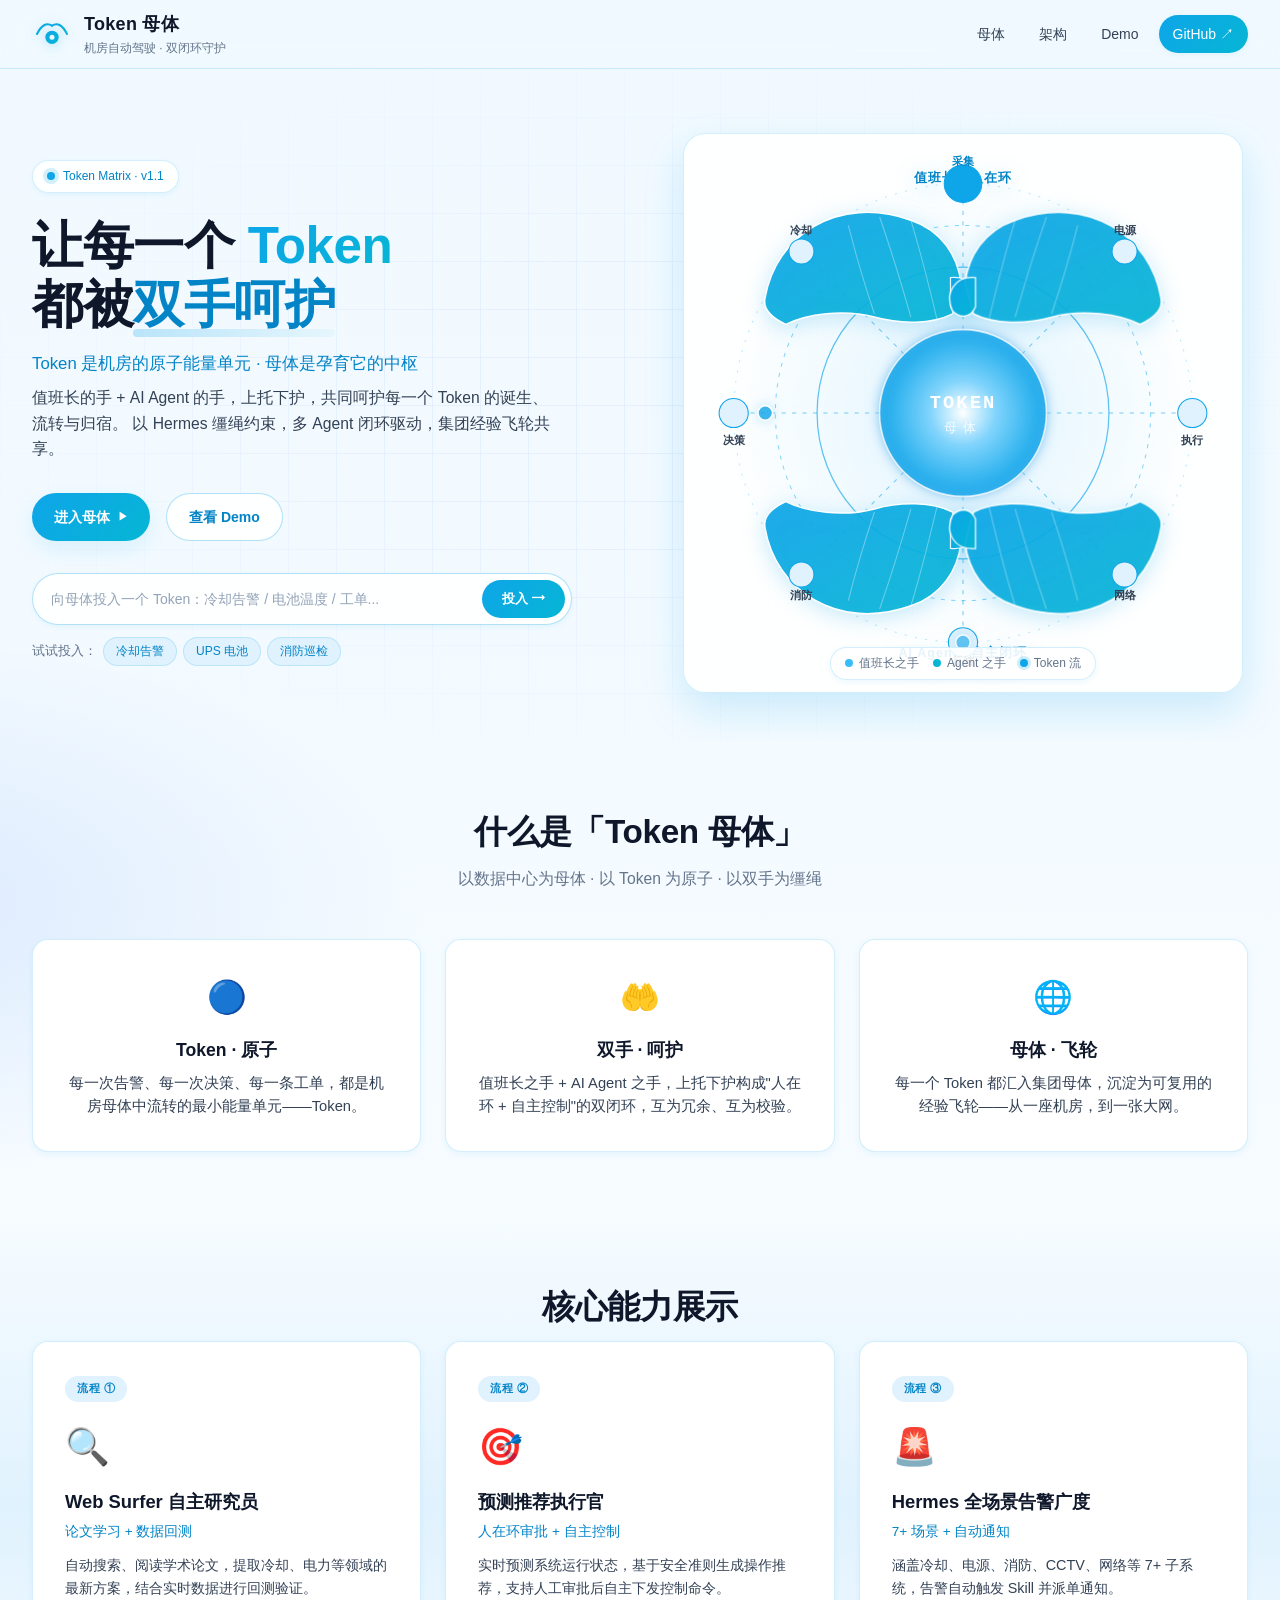
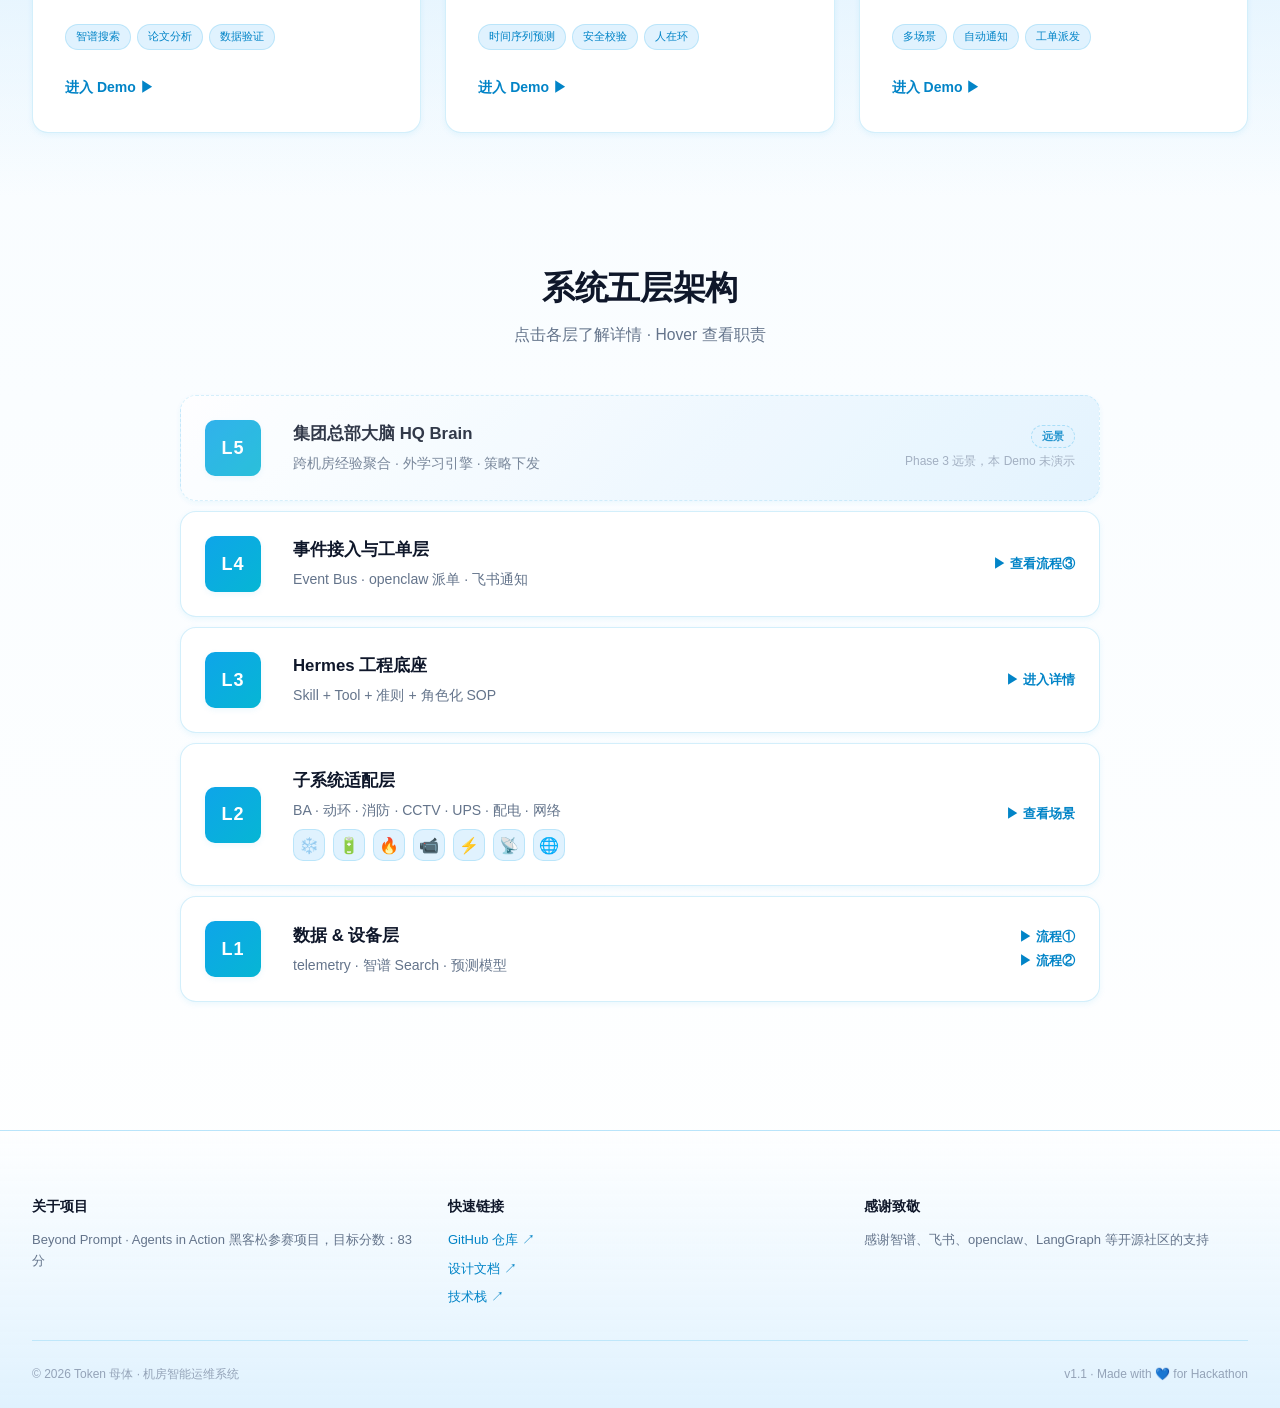
<file: frontend/index.html>
<!DOCTYPE html>
<html lang="zh-CN">
<head>
    <meta charset="UTF-8">
    <meta name="viewport" content="width=device-width, initial-scale=1.0">
    <title>Token 母体 · 机房智能运维 AI Agent 系统</title>
    <link rel="stylesheet" href="style.css">
</head>
<body>
    <!-- ==================== HEADER / NAVBAR ==================== -->
    <header class="navbar">
        <div class="container">
            <div class="nav-content">
                <div class="logo-section">
                    <!-- 品牌 Logo：双眼守护 Token -->
                    <div class="logo-mark" aria-label="Token 母体 Logo">
                        <svg viewBox="0 0 48 48" width="40" height="40" xmlns="http://www.w3.org/2000/svg">
                            <defs>
                                <linearGradient id="logo-grad" x1="0" x2="1" y1="0" y2="1">
                                    <stop offset="0" stop-color="#0EA5E9"/>
                                    <stop offset="1" stop-color="#06B6D4"/>
                                </linearGradient>
                            </defs>
                            <!-- 左眼/手 -->
                            <path d="M6 24 Q14 8 24 14" stroke="url(#logo-grad)" stroke-width="2.5" fill="none" stroke-linecap="round"/>
                            <!-- 右眼/手 -->
                            <path d="M42 24 Q34 8 24 14" stroke="url(#logo-grad)" stroke-width="2.5" fill="none" stroke-linecap="round"/>
                            <!-- 中心 Token -->
                            <circle cx="24" cy="28" r="8" fill="url(#logo-grad)"/>
                            <circle cx="24" cy="28" r="3" fill="#FFFFFF" opacity="0.9"/>
                        </svg>
                    </div>
                    <div class="brand-info">
                        <h1 class="brand-name">Token 母体</h1>
                        <p class="brand-tagline">机房自动驾驶 · 双闭环守护</p>
                    </div>
                </div>
                <nav class="nav-links">
                    <a href="#matrix" class="nav-link">母体</a>
                    <a href="#architecture" class="nav-link">架构</a>
                    <a href="#demo" class="nav-link">Demo</a>
                    <a href="https://github.com" class="nav-link nav-highlight" target="_blank">GitHub ↗</a>
                </nav>
            </div>
        </div>
    </header>

    <!-- ==================== HERO · TOKEN 母体动画 ==================== -->
    <section class="hero" id="hero">
        <div class="hero-bg-grid"></div>
        <div class="container">
            <div class="hero-grid">
                <!-- 左侧：文案 -->
                <div class="hero-content">
                    <div class="hero-badge">
                        <span class="badge-dot"></span>
                        <span>Token Matrix · v1.1</span>
                    </div>
                    <h2 class="hero-title">
                        让每一个 <span class="title-token">Token</span><br/>
                        都被<span class="title-accent">双手呵护</span>
                    </h2>
                    <p class="hero-subtitle">
                        Token 是机房的原子能量单元 · 母体是孕育它的中枢
                    </p>
                    <p class="hero-description">
                        值班长的手 + AI Agent 的手，上托下护，共同呵护每一个 Token 的诞生、流转与归宿。
                        以 Hermes 缰绳约束，多 Agent 闭环驱动，集团经验飞轮共享。
                    </p>
                    <div class="hero-cta">
                        <a href="http://localhost:8000/console" target="_blank" class="cta-button primary">
                            <span>进入母体</span>
                            <span class="arrow">▶</span>
                        </a>
                        <a href="#demo-cards" class="cta-button secondary">
                            <span>查看 Demo</span>
                        </a>
                    </div>

                    <!-- 投入 Token 输入 -->
                    <div class="token-input-wrap">
                        <input type="text" class="token-input" id="token-input" placeholder="向母体投入一个 Token：冷却告警 / 电池温度 / 工单..." />
                        <button class="token-input-btn" id="token-input-btn">投入 ⟶</button>
                    </div>
                    <div class="token-hint">试试投入：<span class="chip" data-token="冷却告警">冷却告警</span><span class="chip" data-token="UPS 电池">UPS 电池</span><span class="chip" data-token="消防巡检">消防巡检</span></div>
                </div>

                <!-- 右侧：Token 母体动画核心 -->
                <div class="matrix-stage" id="matrix-stage">
                    <svg class="matrix-svg" viewBox="0 0 520 520" xmlns="http://www.w3.org/2000/svg" aria-label="Token 母体守护动画">
                        <defs>
                            <!-- 浅蓝渐变 -->
                            <radialGradient id="core-grad" cx="50%" cy="50%" r="50%">
                                <stop offset="0%"  stop-color="#FFFFFF" stop-opacity="0.95"/>
                                <stop offset="40%" stop-color="#7DD3FC" stop-opacity="0.9"/>
                                <stop offset="100%" stop-color="#0EA5E9" stop-opacity="0.85"/>
                            </radialGradient>
                            <linearGradient id="hand-grad" x1="0" x2="1" y1="0" y2="1">
                                <stop offset="0" stop-color="#0EA5E9"/>
                                <stop offset="1" stop-color="#06B6D4"/>
                            </linearGradient>
                            <radialGradient id="eye-grad" cx="50%" cy="50%" r="50%">
                                <stop offset="0%" stop-color="#FFFFFF"/>
                                <stop offset="60%" stop-color="#BAE6FD"/>
                                <stop offset="100%" stop-color="#0284C7"/>
                            </radialGradient>
                            <filter id="soft-glow" x="-50%" y="-50%" width="200%" height="200%">
                                <feGaussianBlur stdDeviation="6" result="b"/>
                                <feMerge><feMergeNode in="b"/><feMergeNode in="SourceGraphic"/></feMerge>
                            </filter>
                        </defs>

                        <!-- 外层光环（呼吸） -->
                        <circle class="ring ring-outer" cx="260" cy="260" r="220" fill="none" stroke="#7DD3FC" stroke-width="1" stroke-dasharray="2 8" opacity="0.5"/>
                        <circle class="ring ring-mid"   cx="260" cy="260" r="180" fill="none" stroke="#38BDF8" stroke-width="1" stroke-dasharray="4 6" opacity="0.6"/>
                        <circle class="ring ring-inner" cx="260" cy="260" r="140" fill="none" stroke="#0EA5E9" stroke-width="1.2" opacity="0.65"/>

                        <!-- 8 个方向出射通道（用户方向/使用方向/目的） -->
                        <g class="channels" opacity="0.55" stroke="#0EA5E9" stroke-width="1" fill="none">
                            <line x1="260" y1="260" x2="260" y2="40"/>
                            <line x1="260" y1="260" x2="260" y2="480"/>
                            <line x1="260" y1="260" x2="40"  y2="260"/>
                            <line x1="260" y1="260" x2="480" y2="260"/>
                            <line x1="260" y1="260" x2="105" y2="105"/>
                            <line x1="260" y1="260" x2="415" y2="105"/>
                            <line x1="260" y1="260" x2="105" y2="415"/>
                            <line x1="260" y1="260" x2="415" y2="415"/>
                        </g>

                        <!-- ============ 母体 = 一双呵护的手 ============ -->
                        <!-- 上方左手（手心朝下，护住 Token 上半） -->
                        <g class="guardian-hand hand-top-left">
                            <!-- 手掌主体 -->
                            <path d="M70 150
                                     C 80 90, 140 50, 210 75
                                     C 240 85, 255 110, 258 135
                                     L 250 165
                                     C 230 175, 200 175, 175 168
                                     C 145 160, 110 165, 90 175
                                     C 75 168, 68 160, 70 150 Z"
                                  fill="url(#hand-grad)" opacity="0.92"
                                  stroke="#FFFFFF" stroke-width="1.5"/>
                            <!-- 拇指 -->
                            <path d="M248 130 C 268 128, 278 145, 270 162 C 262 170, 252 168, 248 158 Z"
                                  fill="url(#hand-grad)" opacity="0.95" stroke="#FFFFFF" stroke-width="1.2"/>
                            <!-- 四指分隔线（高光） -->
                            <path d="M150 80 Q 160 120 175 165" stroke="#FFFFFF" stroke-width="1" fill="none" opacity="0.35"/>
                            <path d="M180 72 Q 195 115 210 168" stroke="#FFFFFF" stroke-width="1" fill="none" opacity="0.35"/>
                            <path d="M210 75 Q 222 115 235 170" stroke="#FFFFFF" stroke-width="1" fill="none" opacity="0.35"/>
                        </g>

                        <!-- 上方右手（镜像） -->
                        <g class="guardian-hand hand-top-right">
                            <path d="M450 150
                                     C 440 90, 380 50, 310 75
                                     C 280 85, 265 110, 262 135
                                     L 270 165
                                     C 290 175, 320 175, 345 168
                                     C 375 160, 410 165, 430 175
                                     C 445 168, 452 160, 450 150 Z"
                                  fill="url(#hand-grad)" opacity="0.92"
                                  stroke="#FFFFFF" stroke-width="1.5"/>
                            <path d="M272 130 C 252 128, 242 145, 250 162 C 258 170, 268 168, 272 158 Z"
                                  fill="url(#hand-grad)" opacity="0.95" stroke="#FFFFFF" stroke-width="1.2"/>
                            <path d="M370 80 Q 360 120 345 165" stroke="#FFFFFF" stroke-width="1" fill="none" opacity="0.35"/>
                            <path d="M340 72 Q 325 115 310 168" stroke="#FFFFFF" stroke-width="1" fill="none" opacity="0.35"/>
                            <path d="M310 75 Q 298 115 285 170" stroke="#FFFFFF" stroke-width="1" fill="none" opacity="0.35"/>
                            <text x="260" y="38" text-anchor="middle" class="guardian-label">值班长 · 人在环</text>
                        </g>

                        <!-- 下方左手（手心朝上，托住 Token 下半） -->
                        <g class="guardian-hand hand-bot-left">
                            <path d="M70 370
                                     C 80 430, 140 470, 210 445
                                     C 240 435, 255 410, 258 385
                                     L 250 355
                                     C 230 345, 200 345, 175 352
                                     C 145 360, 110 355, 90 345
                                     C 75 352, 68 360, 70 370 Z"
                                  fill="url(#hand-grad)" opacity="0.92"
                                  stroke="#FFFFFF" stroke-width="1.5"/>
                            <path d="M248 390 C 268 392, 278 375, 270 358 C 262 350, 252 352, 248 362 Z"
                                  fill="url(#hand-grad)" opacity="0.95" stroke="#FFFFFF" stroke-width="1.2"/>
                            <path d="M150 440 Q 160 400 175 355" stroke="#FFFFFF" stroke-width="1" fill="none" opacity="0.35"/>
                            <path d="M180 448 Q 195 405 210 352" stroke="#FFFFFF" stroke-width="1" fill="none" opacity="0.35"/>
                            <path d="M210 445 Q 222 405 235 350" stroke="#FFFFFF" stroke-width="1" fill="none" opacity="0.35"/>
                        </g>

                        <!-- 下方右手（镜像） -->
                        <g class="guardian-hand hand-bot-right">
                            <path d="M450 370
                                     C 440 430, 380 470, 310 445
                                     C 280 435, 265 410, 262 385
                                     L 270 355
                                     C 290 345, 320 345, 345 352
                                     C 375 360, 410 355, 430 345
                                     C 445 352, 452 360, 450 370 Z"
                                  fill="url(#hand-grad)" opacity="0.92"
                                  stroke="#FFFFFF" stroke-width="1.5"/>
                            <path d="M272 390 C 252 392, 242 375, 250 358 C 258 350, 268 352, 272 362 Z"
                                  fill="url(#hand-grad)" opacity="0.95" stroke="#FFFFFF" stroke-width="1.2"/>
                            <path d="M370 440 Q 360 400 345 355" stroke="#FFFFFF" stroke-width="1" fill="none" opacity="0.35"/>
                            <path d="M340 448 Q 325 405 310 352" stroke="#FFFFFF" stroke-width="1" fill="none" opacity="0.35"/>
                            <path d="M310 445 Q 298 405 285 350" stroke="#FFFFFF" stroke-width="1" fill="none" opacity="0.35"/>
                            <text x="260" y="494" text-anchor="middle" class="guardian-label">AI Agent · 自主闭环</text>
                        </g>

                        <!-- 中心母体 Token 圆 -->
                        <g class="core" filter="url(#soft-glow)">
                            <circle cx="260" cy="260" r="80" fill="url(#core-grad)"/>
                            <circle cx="260" cy="260" r="80" fill="none" stroke="#FFFFFF" stroke-width="1.5" opacity="0.7"/>
                            <text x="260" y="255" text-anchor="middle" class="core-label">TOKEN</text>
                            <text x="260" y="278" text-anchor="middle" class="core-sub">母体</text>
                        </g>

                        <!-- 8 个方向终点标签：使用方向 / 目的 -->
                        <g class="endpoints">
                            <g class="ep" data-dir="N">  <circle cx="260" cy="40"  r="14" fill="#E0F2FE" stroke="#0EA5E9"/><text x="260" y="22" text-anchor="middle">采集</text></g>
                            <g class="ep" data-dir="S">  <circle cx="260" cy="480" r="14" fill="#E0F2FE" stroke="#0EA5E9"/><text x="260" y="502" text-anchor="middle">反馈</text></g>
                            <g class="ep" data-dir="W">  <circle cx="40"  cy="260" r="14" fill="#E0F2FE" stroke="#0EA5E9"/><text x="40"  y="290" text-anchor="middle">决策</text></g>
                            <g class="ep" data-dir="E">  <circle cx="480" cy="260" r="14" fill="#E0F2FE" stroke="#0EA5E9"/><text x="480" y="290" text-anchor="middle">执行</text></g>
                            <g class="ep" data-dir="NW"> <circle cx="105" cy="105" r="12" fill="#E0F2FE" stroke="#0EA5E9"/><text x="105" y="88"  text-anchor="middle">冷却</text></g>
                            <g class="ep" data-dir="NE"> <circle cx="415" cy="105" r="12" fill="#E0F2FE" stroke="#0EA5E9"/><text x="415" y="88"  text-anchor="middle">电源</text></g>
                            <g class="ep" data-dir="SW"> <circle cx="105" cy="415" r="12" fill="#E0F2FE" stroke="#0EA5E9"/><text x="105" y="438" text-anchor="middle">消防</text></g>
                            <g class="ep" data-dir="SE"> <circle cx="415" cy="415" r="12" fill="#E0F2FE" stroke="#0EA5E9"/><text x="415" y="438" text-anchor="middle">网络</text></g>
                        </g>

                        <!-- 动画粒子容器（JS 注入） -->
                        <g id="particles"></g>
                    </svg>

                    <!-- 状态标签 -->
                    <div class="stage-legend">
                        <span class="legend-item"><i class="dot dot-human"></i>值班长之手</span>
                        <span class="legend-item"><i class="dot dot-ai"></i>Agent 之手</span>
                        <span class="legend-item"><i class="dot dot-token"></i>Token 流</span>
                    </div>
                </div>
            </div>
        </div>
    </section>

    <!-- ==================== 母体概念解读 ==================== -->
    <section class="matrix-intro" id="matrix">
        <div class="container">
            <h2 class="section-title">什么是「Token 母体」</h2>
            <p class="section-subtitle">以数据中心为母体 · 以 Token 为原子 · 以双手为缰绳</p>

            <div class="intro-grid">
                <div class="intro-card">
                    <div class="intro-icon">🔵</div>
                    <h3 class="intro-title">Token · 原子</h3>
                    <p class="intro-text">
                        每一次告警、每一次决策、每一条工单，都是机房母体中流转的最小能量单元——Token。
                    </p>
                </div>
                <div class="intro-card">
                    <div class="intro-icon">🤲</div>
                    <h3 class="intro-title">双手 · 呵护</h3>
                    <p class="intro-text">
                        值班长之手 + AI Agent 之手，上托下护构成"人在环 + 自主控制"的双闭环，互为冗余、互为校验。
                    </p>
                </div>
                <div class="intro-card">
                    <div class="intro-icon">🌐</div>
                    <h3 class="intro-title">母体 · 飞轮</h3>
                    <p class="intro-text">
                        每一个 Token 都汇入集团母体，沉淀为可复用的经验飞轮——从一座机房，到一张大网。
                    </p>
                </div>
            </div>
        </div>
    </section>

    <!-- ==================== FEATURES SHOWCASE ==================== -->
    <section class="features-showcase" id="demo">
        <div class="container">
            <h2 class="section-title">核心能力展示</h2>

            <div class="demo-cards-grid" id="demo-cards">
                <div class="demo-card">
                    <div class="card-badge">流程 ①</div>
                    <div class="card-icon">🔍</div>
                    <h3 class="card-title">Web Surfer 自主研究员</h3>
                    <p class="card-subtitle">论文学习 + 数据回测</p>
                    <p class="card-description">
                        自动搜索、阅读学术论文，提取冷却、电力等领域的最新方案，结合实时数据进行回测验证。
                    </p>
                    <div class="card-tags">
                        <span class="tag">智谱搜索</span>
                        <span class="tag">论文分析</span>
                        <span class="tag">数据验证</span>
                    </div>
                    <a href="./demos/demo-01-web-surfer.html" target="_blank" class="card-cta">进入 Demo ▶</a>
                </div>

                <div class="demo-card">
                    <div class="card-badge">流程 ②</div>
                    <div class="card-icon">🎯</div>
                    <h3 class="card-title">预测推荐执行官</h3>
                    <p class="card-subtitle">人在环审批 + 自主控制</p>
                    <p class="card-description">
                        实时预测系统运行状态，基于安全准则生成操作推荐，支持人工审批后自主下发控制命令。
                    </p>
                    <div class="card-tags">
                        <span class="tag">时间序列预测</span>
                        <span class="tag">安全校验</span>
                        <span class="tag">人在环</span>
                    </div>
                    <a href="./demos/demo-02-predict-recommend.html" target="_blank" class="card-cta">进入 Demo ▶</a>
                </div>

                <div class="demo-card">
                    <div class="card-badge">流程 ③</div>
                    <div class="card-icon">🚨</div>
                    <h3 class="card-title">Hermes 全场景告警广度</h3>
                    <p class="card-subtitle">7+ 场景 + 自动通知</p>
                    <p class="card-description">
                        涵盖冷却、电源、消防、CCTV、网络等 7+ 子系统，告警自动触发 Skill 并派单通知。
                    </p>
                    <div class="card-tags">
                        <span class="tag">多场景</span>
                        <span class="tag">自动通知</span>
                        <span class="tag">工单派发</span>
                    </div>
                    <a href="./demos/demo-03-hermes-scenarios.html" target="_blank" class="card-cta">进入 Demo ▶</a>
                </div>
            </div>
        </div>
    </section>

    <!-- ==================== ARCHITECTURE ==================== -->
    <section class="architecture" id="architecture">
        <div class="container">
            <h2 class="section-title">系统五层架构</h2>
            <p class="section-subtitle">点击各层了解详情 · Hover 查看职责</p>

            <div class="arch-layers">
                <div class="arch-layer layer-l5 vision">
                    <div class="layer-number">L5</div>
                    <div class="layer-content">
                        <h4 class="layer-title">集团总部大脑 HQ Brain</h4>
                        <p class="layer-desc">跨机房经验聚合 · 外学习引擎 · 策略下发</p>
                    </div>
                    <div class="layer-note">
                        <span class="vision-badge">远景</span>
                        <p class="note-text">Phase 3 远景，本 Demo 未演示</p>
                    </div>
                </div>

                <div class="arch-layer layer-l4">
                    <div class="layer-number">L4</div>
                    <div class="layer-content">
                        <h4 class="layer-title">事件接入与工单层</h4>
                        <p class="layer-desc">Event Bus · openclaw 派单 · 飞书通知</p>
                    </div>
                    <div class="layer-action">
                        <span class="layer-link">▶ 查看流程③</span>
                    </div>
                </div>

                <div class="arch-layer layer-l3">
                    <div class="layer-number">L3</div>
                    <div class="layer-content">
                        <h4 class="layer-title">Hermes 工程底座</h4>
                        <p class="layer-desc">Skill + Tool + 准则 + 角色化 SOP</p>
                    </div>
                    <div class="layer-action">
                        <span class="layer-link">▶ 进入详情</span>
                    </div>
                </div>

                <div class="arch-layer layer-l2">
                    <div class="layer-number">L2</div>
                    <div class="layer-content">
                        <h4 class="layer-title">子系统适配层</h4>
                        <p class="layer-desc">BA · 动环 · 消防 · CCTV · UPS · 配电 · 网络</p>
                        <div class="subsystems">
                            <span class="subsystem-icon" title="冷却">❄️</span>
                            <span class="subsystem-icon" title="电源">🔋</span>
                            <span class="subsystem-icon" title="消防">🔥</span>
                            <span class="subsystem-icon" title="CCTV">📹</span>
                            <span class="subsystem-icon" title="UPS">⚡</span>
                            <span class="subsystem-icon" title="配电">📡</span>
                            <span class="subsystem-icon" title="网络">🌐</span>
                        </div>
                    </div>
                    <div class="layer-action">
                        <span class="layer-link">▶ 查看场景</span>
                    </div>
                </div>

                <div class="arch-layer layer-l1">
                    <div class="layer-number">L1</div>
                    <div class="layer-content">
                        <h4 class="layer-title">数据 & 设备层</h4>
                        <p class="layer-desc">telemetry · 智谱 Search · 预测模型</p>
                    </div>
                    <div class="layer-action">
                        <span class="layer-link">▶ 流程①</span>
                        <span class="layer-link">▶ 流程②</span>
                    </div>
                </div>
            </div>
        </div>
    </section>

    <!-- ==================== FOOTER ==================== -->
    <footer class="footer">
        <div class="container">
            <div class="footer-content">
                <div class="footer-section">
                    <h4 class="footer-title">关于项目</h4>
                    <p class="footer-text">
                        Beyond Prompt · Agents in Action 黑客松参赛项目，目标分数：83 分
                    </p>
                </div>
                <div class="footer-section">
                    <h4 class="footer-title">快速链接</h4>
                    <a href="https://github.com" class="footer-link" target="_blank">GitHub 仓库 ↗</a>
                    <a href="#" class="footer-link">设计文档 ↗</a>
                    <a href="#" class="footer-link">技术栈 ↗</a>
                </div>
                <div class="footer-section">
                    <h4 class="footer-title">感谢致敬</h4>
                    <p class="footer-text">
                        感谢智谱、飞书、openclaw、LangGraph 等开源社区的支持
                    </p>
                </div>
            </div>
            <div class="footer-bottom">
                <p class="copyright">&copy; 2026 Token 母体 · 机房智能运维系统</p>
                <p class="footer-info">v1.1 · Made with 💙 for Hackathon</p>
            </div>
        </div>
    </footer>

    <!-- ==================== SCRIPTS ==================== -->
    <script>
        // ====== Token 粒子动画：从中心投出 → 沿 8 方向飞至端点 ======
        const SVG_NS = 'http://www.w3.org/2000/svg';
        const stage = document.getElementById('matrix-stage');
        const particlesG = document.getElementById('particles');

        // 8 个端点坐标
        const endpoints = [
            { x: 260, y: 40,  label: '采集' },
            { x: 260, y: 480, label: '反馈' },
            { x: 40,  y: 260, label: '决策' },
            { x: 480, y: 260, label: '执行' },
            { x: 105, y: 105, label: '冷却' },
            { x: 415, y: 105, label: '电源' },
            { x: 105, y: 415, label: '消防' },
            { x: 415, y: 415, label: '网络' },
        ];

        function spawnToken(targetIdx, text) {
            const t = endpoints[targetIdx];
            const g = document.createElementNS(SVG_NS, 'g');
            g.setAttribute('class', 'particle');

            const circle = document.createElementNS(SVG_NS, 'circle');
            circle.setAttribute('cx', 260);
            circle.setAttribute('cy', 260);
            circle.setAttribute('r', 7);
            circle.setAttribute('fill', '#0EA5E9');
            circle.setAttribute('stroke', '#FFFFFF');
            circle.setAttribute('stroke-width', '1.5');
            g.appendChild(circle);

            if (text) {
                const txt = document.createElementNS(SVG_NS, 'text');
                txt.setAttribute('x', 260);
                txt.setAttribute('y', 260 - 12);
                txt.setAttribute('text-anchor', 'middle');
                txt.setAttribute('class', 'particle-label');
                txt.textContent = text;
                g.appendChild(txt);
            }

            particlesG.appendChild(g);

            // 动画
            const start = performance.now();
            const duration = 1400;
            const sx = 260, sy = 260;
            function step(now) {
                const p = Math.min(1, (now - start) / duration);
                const ease = 1 - Math.pow(1 - p, 3);
                const cx = sx + (t.x - sx) * ease;
                const cy = sy + (t.y - sy) * ease;
                circle.setAttribute('cx', cx);
                circle.setAttribute('cy', cy);
                if (text) {
                    g.querySelector('text').setAttribute('x', cx);
                    g.querySelector('text').setAttribute('y', cy - 12);
                }
                circle.setAttribute('opacity', 1 - p * 0.4);
                if (p < 1) requestAnimationFrame(step);
                else {
                    // 抵达后高亮终点 + 移除粒子
                    const ep = document.querySelectorAll('.endpoints .ep')[targetIdx];
                    ep?.classList.add('ep-hit');
                    setTimeout(() => ep?.classList.remove('ep-hit'), 800);
                    g.remove();
                }
            }
            requestAnimationFrame(step);
        }

        // 自动循环投放 Token（每隔 700ms 随机方向）
        let autoIdx = 0;
        setInterval(() => {
            const i = autoIdx % endpoints.length;
            spawnToken(i);
            autoIdx++;
        }, 700);

        // 用户主动投入
        const tokenInput = document.getElementById('token-input');
        const tokenBtn = document.getElementById('token-input-btn');
        function userInject(text) {
            const value = (text || tokenInput.value || '').trim();
            if (!value) return;
            // 关键词 → 方向映射
            const map = [
                { kw: ['冷却','冷冻','制冷'], idx: 4 },
                { kw: ['电源','电池','UPS','配电'], idx: 5 },
                { kw: ['消防','烟感','火'], idx: 6 },
                { kw: ['网络','带宽','交换机','CCTV','监控'], idx: 7 },
                { kw: ['采集','telemetry','传感'], idx: 0 },
                { kw: ['反馈','工单','派单'], idx: 1 },
                { kw: ['决策','推荐','预测'], idx: 2 },
                { kw: ['执行','控制','下发'], idx: 3 },
            ];
            let target = Math.floor(Math.random() * 8);
            for (const m of map) {
                if (m.kw.some(k => value.includes(k))) { target = m.idx; break; }
            }
            spawnToken(target, value.slice(0, 6));
            tokenInput.value = '';
        }
        tokenBtn?.addEventListener('click', () => userInject());
        tokenInput?.addEventListener('keydown', e => { if (e.key === 'Enter') userInject(); });
        document.querySelectorAll('.token-hint .chip').forEach(c => {
            c.addEventListener('click', () => userInject(c.dataset.token));
        });

        // 瞳孔随中心呼吸：聚焦中央 token
        // （CSS 动画处理，无需 JS）

        // 平滑滚动
        document.querySelectorAll('a[href^="#"]').forEach(anchor => {
            anchor.addEventListener('click', function(e) {
                const href = this.getAttribute('href');
                if (href === '#') return;
                e.preventDefault();
                const target = document.querySelector(href);
                if (target) target.scrollIntoView({ behavior: 'smooth' });
            });
        });
    </script>
</body>
</html>
</file>
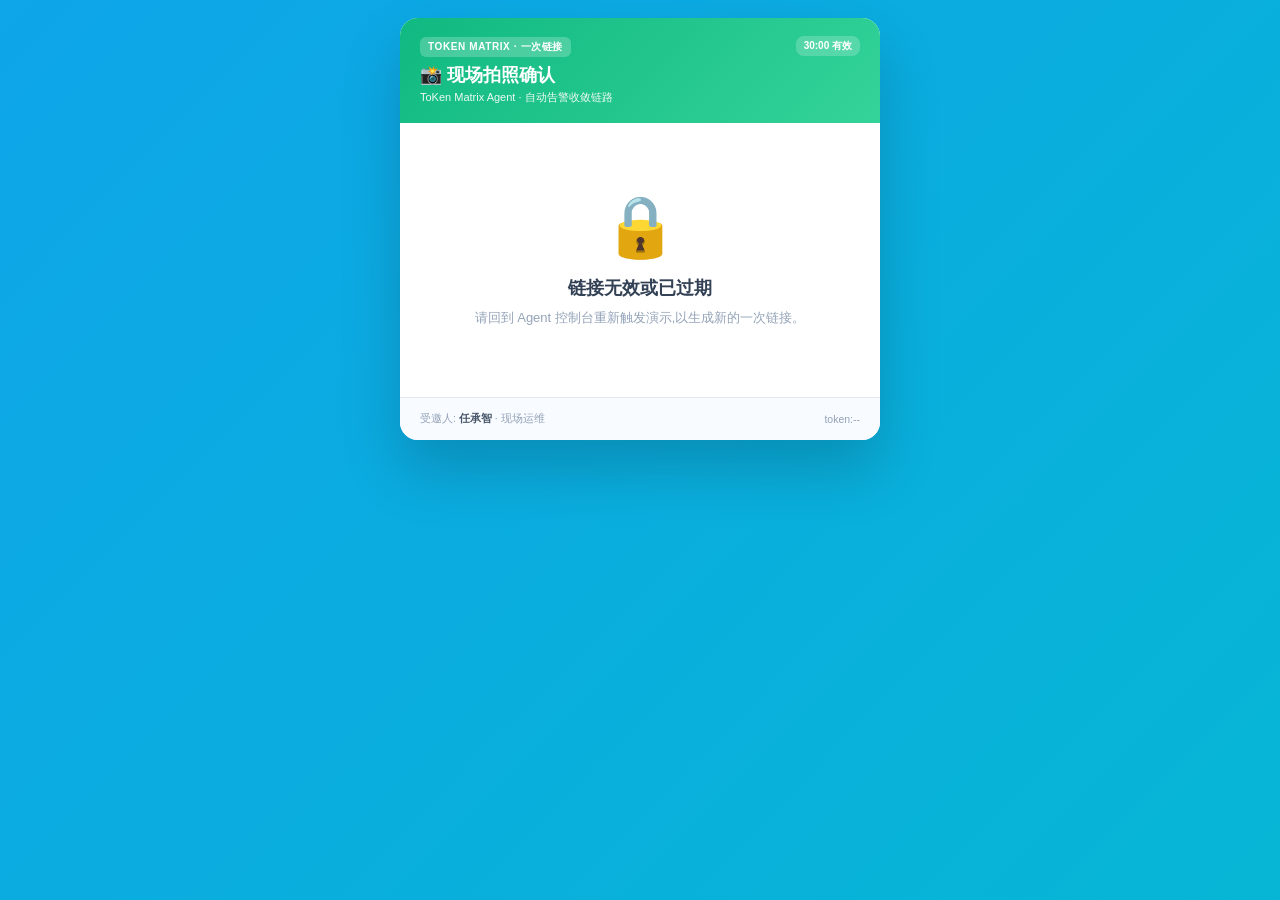
<file: backend/confirm.html>
<!doctype html>
<html lang="zh-CN">
<head>
<meta charset="utf-8" />
<meta name="viewport" content="width=device-width,initial-scale=1,maximum-scale=1,user-scalable=no" />
<title>ToKen Matrix · 现场确认</title>
<style>
  *{box-sizing:border-box;margin:0;padding:0}
  body{font-family:-apple-system,BlinkMacSystemFont,"SF Pro Text","PingFang SC","Helvetica Neue",Arial,sans-serif;background:linear-gradient(135deg,#0ea5e9 0%,#06b6d4 100%);min-height:100vh;padding:18px;display:flex;align-items:flex-start;justify-content:center}
  .card{width:100%;max-width:480px;background:#fff;border-radius:18px;box-shadow:0 30px 60px rgba(0,0,0,.18);overflow:hidden;animation:pop .35s ease}
  @keyframes pop{0%{transform:scale(.92);opacity:0}100%{transform:scale(1);opacity:1}}
  .head{background:linear-gradient(135deg,#10b981,#34d399);color:#fff;padding:18px 20px;position:relative}
  .head .badge{display:inline-block;background:rgba(255,255,255,.22);border-radius:6px;padding:3px 8px;font-size:10px;font-weight:900;letter-spacing:.06em;margin-bottom:6px}
  .head h1{font-size:18px;font-weight:900;margin-bottom:3px}
  .head small{font-size:11px;opacity:.92;display:block}
  .head .valid{position:absolute;top:18px;right:20px;background:rgba(255,255,255,.2);border-radius:8px;padding:3px 8px;font-size:10px;font-weight:800}
  .head .valid.warn{background:rgba(239,68,68,.3)}
  .body{padding:18px 20px}
  .alert{background:linear-gradient(135deg,#fff5f5,#fee2e2);border:1px solid #fca5a5;border-radius:11px;padding:11px 13px;margin-bottom:14px}
  .alert .row{display:flex;justify-content:space-between;font-size:11px;color:#7f1d1d;margin-bottom:4px}
  .alert .row b{color:#b91c1c;font-weight:900}
  .alert .dev{font-size:13px;color:#b91c1c;font-weight:900;margin-top:4px;display:flex;align-items:center;gap:5px}
  .alert .dev i{width:6px;height:6px;border-radius:50%;background:#ef4444;box-shadow:0 0 0 4px rgba(239,68,68,.18);animation:alarm 1.2s infinite}
  @keyframes alarm{0%,100%{box-shadow:0 0 0 4px rgba(239,68,68,.18)}50%{box-shadow:0 0 0 8px rgba(239,68,68,.32)}}
  .step{margin-bottom:14px}
  .step h4{font-size:11px;color:#64748b;font-weight:900;letter-spacing:.06em;margin-bottom:6px}
  .step .desc{font-size:12.5px;line-height:1.6;color:#334155;background:#f8fbff;border:1px solid #e0f2fe;border-radius:10px;padding:10px 12px}
  .step .desc code{background:#e0f2fe;color:#0369a1;padding:1px 5px;border-radius:4px;font-size:11.5px;font-weight:800}
  .upload{border:2px dashed #cbd5e1;border-radius:11px;padding:18px 14px;text-align:center;cursor:pointer;background:#f8fbff;transition:.2s;margin-bottom:12px}
  .upload:hover{border-color:#0ea5e9;color:#0369a1;background:#e0f2fe}
  .upload.has{border-style:solid;border-color:#10b981;color:#047857;background:#dcfce7}
  .upload i{display:block;font-size:32px;margin-bottom:4px;font-style:normal}
  .upload span{font-size:12px;font-weight:700}
  .upload small{display:block;font-size:10px;color:#94a3b8;margin-top:3px;font-weight:500}
  .upload input{display:none}
  .pic-list{display:grid;grid-template-columns:repeat(3,1fr);gap:6px;margin-bottom:12px}
  .pic-list:empty{display:none}
  .pic-list .p{aspect-ratio:1;border-radius:8px;background:#f0f9ff;overflow:hidden;position:relative;border:1px solid #e0f2fe}
  .pic-list .p img{width:100%;height:100%;object-fit:cover}
  .pic-list .p .x{position:absolute;top:3px;right:3px;width:18px;height:18px;border-radius:50%;background:rgba(0,0,0,.5);color:#fff;border:0;font-size:11px;cursor:pointer;display:grid;place-items:center}
  textarea{width:100%;border:1px solid #e2e8f0;border-radius:10px;padding:10px 12px;font-size:13px;resize:none;height:80px;font-family:inherit;outline:none;margin-bottom:14px;background:#f8fbff}
  textarea:focus{border-color:#0ea5e9;box-shadow:0 0 0 3px rgba(14,165,233,.12);background:#fff}
  .opts{display:grid;grid-template-columns:1fr 1fr;gap:10px}
  .btn{border:0;border-radius:12px;padding:14px;font-size:14px;font-weight:900;cursor:pointer;display:flex;align-items:center;justify-content:center;gap:6px;transition:.18s;letter-spacing:.02em}
  .btn:disabled{opacity:.5;cursor:not-allowed;transform:none!important}
  .btn.no{background:linear-gradient(135deg,#fee2e2,#fecaca);color:#b91c1c;box-shadow:0 4px 12px rgba(239,68,68,.18)}
  .btn.no:hover:not(:disabled){transform:translateY(-1px);box-shadow:0 8px 18px rgba(239,68,68,.28)}
  .btn.yes{background:linear-gradient(135deg,#10b981,#34d399);color:#fff;box-shadow:0 4px 12px rgba(16,185,129,.3)}
  .btn.yes:hover:not(:disabled){transform:translateY(-1px);box-shadow:0 8px 18px rgba(16,185,129,.4)}
  .foot{padding:14px 20px;border-top:1px solid #e2e8f0;background:#f8fbff;font-size:10.5px;color:#94a3b8;display:flex;justify-content:space-between;align-items:center}
  .foot b{color:#475569}
  .result{position:fixed;inset:0;background:rgba(15,23,42,.7);backdrop-filter:blur(8px);z-index:99;display:none;align-items:center;justify-content:center}
  .result.open{display:flex;animation:fade .25s ease}
  @keyframes fade{0%{opacity:0}100%{opacity:1}}
  .result .r{background:#fff;border-radius:18px;padding:36px 32px;text-align:center;max-width:380px;animation:pop .35s ease}
  .result .r i{font-style:normal;font-size:56px;display:block;margin-bottom:10px}
  .result .r.ok i{color:#10b981}
  .result .r.no i{color:#ef4444}
  .result .r h3{font-size:18px;color:#0f172a;margin-bottom:6px;font-weight:900}
  .result .r p{font-size:13px;color:#64748b;line-height:1.6;margin-bottom:18px}
  .result .r .cls{background:linear-gradient(135deg,#0ea5e9,#06b6d4);color:#fff;border:0;border-radius:10px;padding:10px 24px;font-size:13px;font-weight:900;cursor:pointer}
  .expired{padding:50px 24px;text-align:center}
  .expired i{font-style:normal;font-size:60px;display:block;margin-bottom:14px;color:#cbd5e1}
  .expired h2{font-size:18px;color:#334155;margin-bottom:8px}
  .expired p{font-size:13px;color:#94a3b8;line-height:1.6}
  .timer{color:#ef4444;font-weight:900;font-size:11px;display:inline-block;background:rgba(239,68,68,.1);padding:1px 6px;border-radius:4px;margin-left:6px}
  .meta-row{display:flex;gap:8px;margin-bottom:14px;flex-wrap:wrap}
  .meta-row .m{background:#f0f9ff;border:1px solid #bae6fd;color:#0369a1;border-radius:7px;padding:4px 8px;font-size:10.5px;font-weight:800}
  .meta-row .m b{color:#0c4a6e}
</style>
</head>
<body>
<div class="card" id="card">
  <div class="head">
    <div class="badge">TOKEN MATRIX · 一次链接</div>
    <h1>📸 现场拍照确认</h1>
    <small>ToKen Matrix Agent · 自动告警收敛链路</small>
    <div class="valid" id="validTag">30:00 有效</div>
  </div>
  <div class="body" id="body">
    <div class="meta-row" id="metaRow"></div>
    <div class="alert">
      <div class="row"><span>告警级别</span><b id="aLevel">P0</b></div>
      <div class="row"><span>触发时间</span><b id="aTime">--</b></div>
      <div class="row"><span>主修复 Skill</span><b id="aSkill">--</b></div>
      <div class="dev"><i></i><span id="aDev">--</span></div>
    </div>
    <div class="step">
      <h4>处置结果</h4>
      <div class="desc" id="aDesc">--</div>
    </div>
    <h4 style="font-size:11px;color:#64748b;font-weight:900;letter-spacing:.06em;margin-bottom:6px">上传现场照片 (可多张)</h4>
    <div class="upload" id="upload">
      <i>📷</i>
      <span id="uploadTxt">点击或拖拽照片到这里</span>
      <small>支持 JPG/PNG · 最多 3 张</small>
      <input type="file" id="file" accept="image/*" multiple />
    </div>
    <div class="pic-list" id="picList"></div>
    <h4 style="font-size:11px;color:#64748b;font-weight:900;letter-spacing:.06em;margin-bottom:6px">补充说明 (选填)</h4>
    <textarea id="fb" placeholder="例如:已到达现场,温度恢复到 24.5℃,CRAC 2# 运行正常,温感探头无异常..."></textarea>
    <div class="opts">
      <button class="btn no" id="btnNo">⚠ 需调整 / 反馈</button>
      <button class="btn yes" id="btnYes">✓ 已确认修复</button>
    </div>
  </div>
  <div class="foot">
    <span>受邀人: <b>任承智</b> · 现场运维</span>
    <span id="tokenShort">token:--</span>
  </div>
</div>

<div class="result" id="resultMask">
  <div class="r" id="resultBox">
    <i id="rIco">✓</i>
    <h3 id="rTitle">已提交</h3>
    <p id="rDesc">您的反馈已实时同步到 Agent 控制台,可关闭此页面。</p>
    <button class="cls" id="rClose">关闭页面</button>
  </div>
</div>

<script>
const params=new URLSearchParams(location.search);
const token=params.get('token')||'';
const LS_KEY='tkm_confirm_'+token;
let pics=[];
let used=false;

function $$(s){return document.querySelector(s);}
function fmt(t){const m=String(Math.floor(t/60)).padStart(2,'0');const s=String(t%60).padStart(2,'0');return m+':'+s;}

// 读取数据:优先 query 参数 d(短小可靠,无 base64 截断问题),回退 hash,再回退 localStorage
let payload=null;
function tryParse(json){
  if(!json)return null;
  try{return JSON.parse(json);}catch(e){return null;}
}
try{
  // 1) query 参数 d=
  const d=params.get('d');
  if(d)payload=tryParse(decodeURIComponent(d));
  // 2) URL hash d=
  if(!payload){
    const hash=location.hash||'';
    const m=hash.match(/(?:^|[#&])d=([^&]+)/);
    if(m)payload=tryParse(decodeURIComponent(m[1]));
  }
  // 3) localStorage 同源场景
  if(!payload){
    const data=localStorage.getItem('tkm_c_'+token);
    if(data)payload=tryParse(data);
  }
}catch(e){console.warn('parse ctx err',e);}

if(!token||!payload){
  $$('#body').innerHTML='<div class="expired"><i>🔒</i><h2>链接无效或已过期</h2><p>请回到 Agent 控制台重新触发演示,以生成新的一次链接。</p></div>';
}else{
  $$('#aLevel').textContent=payload.level||'P1';
  $$('#aTime').textContent=payload.time||'--';
  $$('#aSkill').textContent=payload.skill||'--';
  $$('#aDev').textContent=payload.dev||'--';
  $$('#aDesc').innerHTML=payload.desc||'--';
  $$('#tokenShort').textContent='token:'+token.slice(-10);
  const meta=(payload.meta||[]).map(m=>`<div class="m">${m.k}: <b>${m.v}</b></div>`).join('');
  $$('#metaRow').innerHTML=meta;
  // 有效期
  const expireAt=(payload.ts||0)+30*60*1000;
  const tick=()=>{
    const left=Math.max(0,Math.floor((expireAt-Date.now())/1000));
    const tag=$$('#validTag');
    if(left<=0){tag.textContent='已过期';tag.classList.add('warn');clearInterval(timer);}
    else{tag.textContent=fmt(left)+' 有效';if(left<60)tag.classList.add('warn');}
  };
  tick();const timer=setInterval(tick,1000);
}

// 上传
$$('#upload').addEventListener('click',()=>$$('#file').click());
$$('#file').addEventListener('change',e=>{
  const files=Array.from(e.target.files||[]);
  files.forEach(f=>{
    if(pics.length>=3)return;
    const r=new FileReader();
    r.onload=ev=>{
      pics.push({name:f.name,data:ev.target.result,size:f.size});
      renderPics();
    };
    r.readAsDataURL(f);
  });
  e.target.value='';
});
function renderPics(){
  $$('#picList').innerHTML=pics.map((p,i)=>`<div class="p"><img src="${p.data}"/><button class="x" data-i="${i}">×</button></div>`).join('');
  $$('#upload').classList.toggle('has',pics.length>0);
  $$('#uploadTxt').textContent=pics.length>0?`已上传 ${pics.length} 张` :'点击或拖拽照片到这里';
}
$$('#picList').addEventListener('click',e=>{
  if(e.target.classList.contains('x')){
    pics.splice(parseInt(e.target.dataset.i),1);renderPics();
  }
});
// 拖拽
$$('#upload').addEventListener('dragover',e=>{e.preventDefault();$$('#upload').style.borderColor='#0ea5e9';});
$$('#upload').addEventListener('dragleave',()=>{$$('#upload').style.borderColor='';});
$$('#upload').addEventListener('drop',e=>{
  e.preventDefault();
  const files=Array.from(e.dataTransfer.files||[]).filter(f=>f.type.startsWith('image/'));
  files.forEach(f=>{
    if(pics.length>=3)return;
    const r=new FileReader();r.onload=ev=>{pics.push({name:f.name,data:ev.target.result});renderPics();};r.readAsDataURL(f);
  });
});

function submit(ok){
  if(used)return;
  used=true;
  const fb=$$('#fb').value.trim();
  const result={ok,fb,pics:pics.length,picNames:pics.map(p=>p.name),ts:Date.now()};
  localStorage.setItem(LS_KEY+'_result',JSON.stringify(result));
  // 通知 console 页面
  try{
    if(window.opener&&!window.opener.closed){window.opener.postMessage({type:'tkm_confirm',token,result},'*');}
  }catch(e){}
  // 触发 storage 事件(其他 tab 可监听)
  localStorage.setItem('tkm_confirm_event',JSON.stringify({token,ts:Date.now()}));
  // 显示结果
  $$('#rIco').textContent=ok?'✓':'⚠';
  $$('#rIco').parentElement.className='r '+(ok?'ok':'no');
  $$('#rTitle').textContent=ok?'反馈已提交':'已通知 Agent';
  $$('#rDesc').textContent=ok?'确认修复完成 · Agent 已收到反馈,Skill 正在迭代。':'反馈已送达 · Agent 将基于反馈优化 Skill 规则,生成新的处理报告。';
  $$('#resultMask').classList.add('open');
  // 锁定按钮
  $$('#btnYes').disabled=true;$$('#btnNo').disabled=true;
}
$$('#btnYes').addEventListener('click',()=>submit(true));
$$('#btnNo').addEventListener('click',()=>submit(false));
$$('#rClose').addEventListener('click',()=>{try{window.close();}catch(e){}setTimeout(()=>{$$('#rTitle').textContent='可关闭此页面';},100);});
</script>
</body>
</html>
</file>
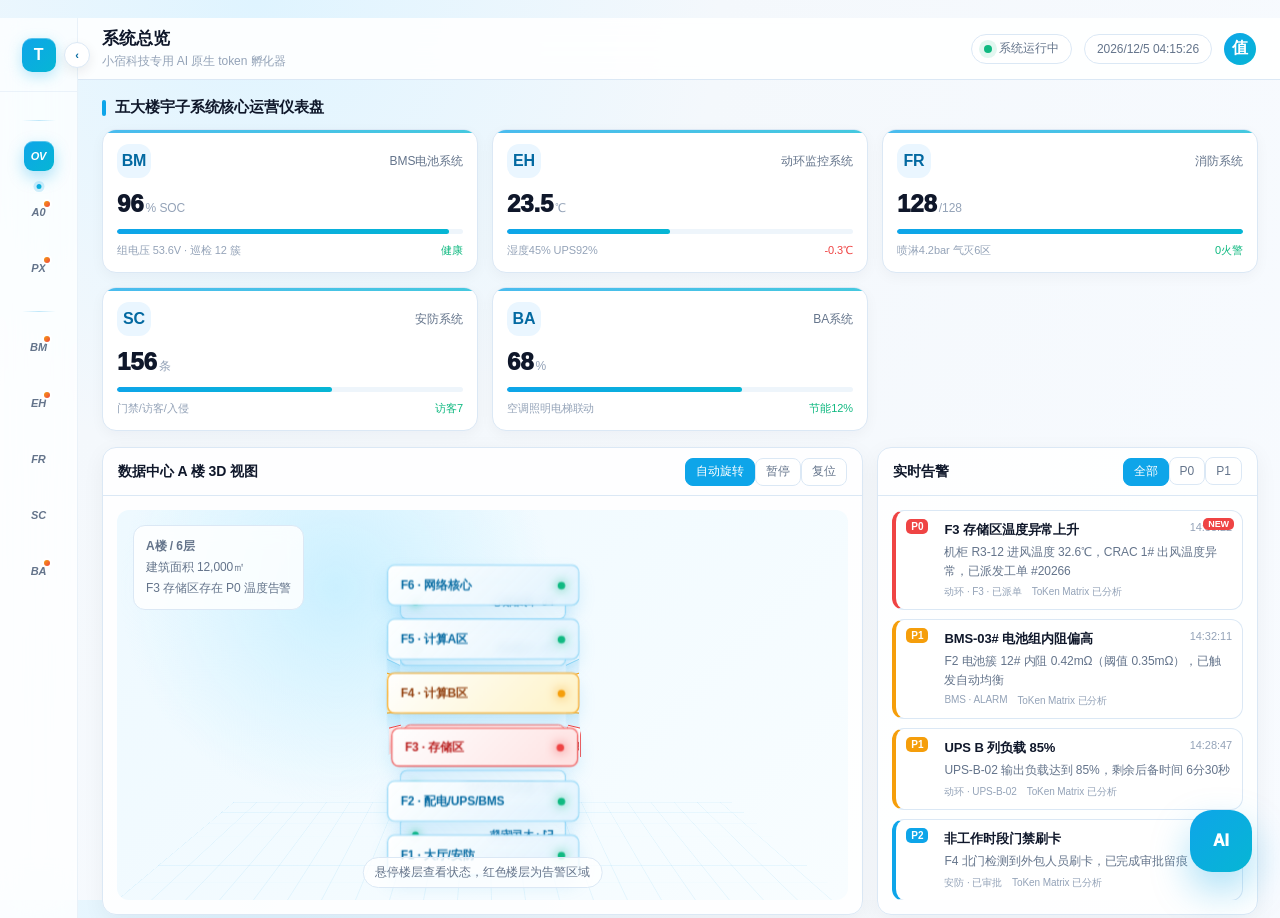
<file: backend/console.html>
﻿﻿<!DOCTYPE html>
<html lang="zh-CN">
<head>
  <meta charset="UTF-8" />
  <meta name="viewport" content="width=device-width, initial-scale=1.0" />
  <title>ToKen Matrix · 小宿科技原生 AI token 孵化器</title>
  <style>
    :root{
      --page:#f4f8fc;--card:#fff;--soft:#eaf6ff;--soft2:#f8fbff;--line:#dbe8f5;
      --blue:#0ea5e9;--blue2:#06b6d4;--blue3:#0369a1;--green:#10b981;--orange:#f59e0b;--red:#ef4444;
      --title:#0f172a;--text:#334155;--muted:#64748b;--weak:#94a3b8;
      --shadow:0 10px 30px rgba(15,23,42,.08);--shadow2:0 16px 42px rgba(14,165,233,.16);
      --radius:14px;
    }
    *{box-sizing:border-box} body{margin:0;font-family:-apple-system,BlinkMacSystemFont,"SF Pro Display","SF Pro Text","Helvetica Neue","PingFang SC","Microsoft YaHei",sans-serif;background:radial-gradient(circle at 20% 0%,#dff4ff 0,#f4f8fc 34%,#f8fbff 100%);color:var(--text);height:100vh;overflow:hidden;-webkit-font-smoothing:antialiased;-moz-osx-font-smoothing:grayscale;letter-spacing:-.005em}
    /* ============== 苹果风侧边栏（图标 + 浮点） ============== */
    .app{height:100vh;display:flex}
    .sidebar{width:78px;background:rgba(255,255,255,.78);border-right:1px solid rgba(219,232,245,.55);backdrop-filter:blur(24px) saturate(180%);-webkit-backdrop-filter:blur(24px) saturate(180%);display:flex;flex-direction:column;align-items:center;transition:width .35s cubic-bezier(.4,0,.2,1);position:relative;z-index:10}
    .brand{height:74px;width:100%;display:flex;justify-content:center;align-items:center;border-bottom:1px solid rgba(219,232,245,.5);overflow:hidden;position:relative}
    .brand .logo{width:34px;height:34px;border-radius:10px;background:linear-gradient(135deg,#0ea5e9 0%,#06b6d4 100%);color:#fff;display:grid;place-items:center;font-weight:800;font-size:16px;box-shadow:0 4px 14px rgba(14,165,233,.28),inset 0 1px 0 rgba(255,255,255,.3);flex:0 0 auto;transition:transform .3s cubic-bezier(.4,0,.2,1)}
    .brand:hover .logo{transform:scale(1.08) rotate(-4deg)}
    .brand b,.brand span{display:none}
    .toggle-btn{position:absolute;top:24px;right:-13px;width:26px;height:26px;border-radius:50%;background:#fff;border:1px solid var(--line);box-shadow:0 4px 12px rgba(15,23,42,.08);color:var(--blue3);font-size:11px;font-weight:900;cursor:pointer;display:grid;place-items:center;z-index:5;transition:transform .3s cubic-bezier(.4,0,.2,1),background .2s,color .2s,box-shadow .2s}
    .toggle-btn:hover{background:var(--blue);color:#fff;border-color:var(--blue);box-shadow:0 6px 18px rgba(14,165,233,.32)}
    /* 菜单主体 */
    .menu{padding:14px 0;overflow:auto;width:100%;display:flex;flex-direction:column;align-items:center;gap:2px;flex:1}
    .menu::-webkit-scrollbar{width:0;display:none}
    .group{width:34px;height:1px;background:linear-gradient(90deg,transparent,rgba(14,165,233,.25),transparent);margin:14px 0 6px}
    /* 菜单项（图标 + 浮点） */
    .menu-item{width:52px;height:52px;border-radius:14px;display:grid;place-items:center;cursor:pointer;color:var(--muted);font-size:0;transition:transform .25s cubic-bezier(.4,0,.2,1),background .2s,color .2s;position:relative;margin:1px 0}
    .menu-item .menu-ico{width:30px;height:30px;border-radius:9px;display:grid;place-items:center;background:transparent;color:var(--muted);font-size:11px;font-weight:800;transition:all .3s cubic-bezier(.4,0,.2,1);position:relative}
    .menu-item .menu-ico::before{content:"";position:absolute;inset:0;border-radius:9px;background:linear-gradient(135deg,rgba(14,165,233,.08),rgba(6,182,212,.04));opacity:0;transition:opacity .25s}
    .menu-item:hover{transform:translateY(-1px)}
    .menu-item:hover .menu-ico{color:var(--blue3);background:rgba(14,165,233,.08)}
    .menu-item:hover .menu-ico::before{opacity:1}
    /* 选中状态：浮点指示（下方） + 图标高亮 */
    .menu-item.active .menu-ico{color:#fff;background:linear-gradient(135deg,#0ea5e9,#06b6d4);box-shadow:0 6px 16px rgba(14,165,233,.35),inset 0 1px 0 rgba(255,255,255,.3)}
    .menu-item.active::after{content:"";position:absolute;left:50%;bottom:-7px;width:5px;height:5px;border-radius:50%;background:linear-gradient(135deg,#0ea5e9,#06b6d4);transform:translateX(-50%);box-shadow:0 0 0 3px rgba(14,165,233,.18);animation:pxmDotIn .35s cubic-bezier(.4,0,.2,1)}
    @keyframes pxmDotIn{from{transform:translateX(-50%) scale(0);opacity:0}to{transform:translateX(-50%) scale(1);opacity:1}}
    .menu-item .badge,.menu-item.active .menu-ico::after{display:none}
    .menu-item .menu-ico::after{content:"";position:absolute;top:4px;right:4px;width:6px;height:6px;border-radius:50%;background:linear-gradient(135deg,#f59e0b,#ef4444);box-shadow:0 0 0 2px #fff;display:none}
    .menu-item[data-warn="1"] .menu-ico::after{display:block}
    /* 收起/展开状态 */
    .app.collapsed .sidebar{width:0;border-right-color:transparent}
    .app.collapsed .menu{opacity:0;pointer-events:none}
    .app.collapsed .toggle-btn{transform:rotate(180deg)}
    .app.collapsed .content,.app.collapsed .topbar{padding-left:24px}
    .app .content,.app .topbar{padding-left:24px;transition:padding-left .35s cubic-bezier(.4,0,.2,1)}
    .main{flex:1;min-width:0;display:flex;flex-direction:column}.topbar{height:62px;background:rgba(255,255,255,.88);border-bottom:1px solid var(--line);display:flex;align-items:center;justify-content:space-between;padding:0 24px;backdrop-filter:blur(18px)}.crumb b{color:var(--title);font-size:17px}.crumb span{display:block;color:var(--weak);font-size:12px;margin-top:3px}
    /* 小宿科技 logo:浅蓝色,仅在 agent-ops 页面显示 */
    .brand-xiaosu{display:none;align-items:center;height:24px;padding:0 10px 0 12px;margin-left:14px;background:linear-gradient(135deg,#f0f9ff,#e0f2fe);border:1px solid #bae6fd;border-radius:999px;position:relative;flex:0 0 auto;box-shadow:0 2px 6px rgba(14,165,233,.1)}
    .brand-xiaosu::before{content:"";width:5px;height:5px;border-radius:50%;background:linear-gradient(135deg,#38bdf8,#0ea5e9);margin-right:6px;box-shadow:0 0 0 3px rgba(56,189,248,.18);animation:pulse 2.4s infinite;flex:0 0 auto}
    .brand-xiaosu svg{height:14px;width:auto;display:block;filter:drop-shadow(0 1px 2px rgba(56,189,248,.3))}
    .brand-xiaosu.show{display:inline-flex;animation:brandIn .35s cubic-bezier(.4,0,.2,1) both}
    @keyframes brandIn{from{opacity:0;transform:translateX(-8px) scale(.92)}to{opacity:1;transform:translateX(0) scale(1)}}.top-actions{display:flex;align-items:center;gap:12px}.pill{height:30px;border:1px solid var(--line);border-radius:999px;background:#fff;padding:0 12px;display:flex;align-items:center;gap:7px;font-size:12px;color:var(--muted)}.dot{width:8px;height:8px;border-radius:50%;background:var(--green);box-shadow:0 0 0 5px rgba(16,185,129,.12);animation:pulse 2s infinite}.avatar{width:32px;height:32px;border-radius:50%;background:linear-gradient(135deg,var(--blue),var(--blue2));color:#fff;display:grid;place-items:center;font-weight:800}
    .content{flex:1;overflow:auto;padding:18px 22px 92px}.page{display:none;animation:fade .22s ease}.page.active{display:block}.section-title{display:flex;align-items:center;gap:9px;font-weight:900;color:var(--title);font-size:15px;margin:0 0 12px}.section-title:before{content:"";width:4px;height:16px;border-radius:4px;background:var(--blue)}
    .metrics{display:grid;grid-template-columns:repeat(5,minmax(0,1fr));gap:14px;margin-bottom:16px;align-items:stretch}.metric{background:var(--card);border:1px solid var(--line);border-radius:var(--radius);padding:14px;box-shadow:0 4px 14px rgba(15,23,42,.04);position:relative;overflow:hidden;transition:.25s;display:flex;flex-direction:column;min-height:138px}.metric:hover{transform:translateY(-3px);box-shadow:var(--shadow2);border-color:#9bdcff}.metric:after{content:"";position:absolute;inset:0 0 auto 0;height:3px;background:linear-gradient(90deg,var(--blue),var(--blue2));opacity:.75}.metric-head{display:flex;justify-content:space-between;align-items:center;margin-bottom:12px}.metric-ico{width:34px;height:34px;border-radius:12px;background:var(--soft);color:var(--blue3);font-weight:900;display:grid;place-items:center}.metric small{color:var(--muted);font-size:12px}.value{font-size:24px;font-weight:950;color:var(--title);font-variant-numeric:tabular-nums}.unit{font-size:12px;color:var(--weak);font-weight:500;margin-left:2px}.bar{height:5px;background:#eef5fb;border-radius:99px;margin:11px 0 9px;overflow:hidden}.bar i{display:block;height:100%;width:60%;background:linear-gradient(90deg,var(--blue),var(--blue2));border-radius:99px;transition:.7s}.meta{display:flex;justify-content:space-between;color:var(--weak);font-size:11px}.up{color:var(--green)}.down{color:var(--red)}.warnText{color:var(--orange)}
    .mid{display:grid;grid-template-columns:minmax(520px,2fr) minmax(330px,1fr);gap:14px;margin-bottom:16px;align-items:stretch}.mid>.panel{display:flex;flex-direction:column}.panel{background:rgba(255,255,255,.92);border:1px solid var(--line);border-radius:var(--radius);box-shadow:0 6px 22px rgba(15,23,42,.05);overflow:hidden}.panel-h{height:48px;border-bottom:1px solid var(--line);display:flex;align-items:center;justify-content:space-between;padding:0 15px;gap:10px}.panel-h b{color:var(--title);font-size:14px}
    .link-detail{display:inline-flex;align-items:center;gap:5px;padding:4px 11px;border-radius:99px;font-size:11.5px;font-weight:800;color:#fff;background:linear-gradient(135deg,#0ea5e9 0%,#6366f1 55%,#8b5cf6 100%);border:1px solid rgba(99,102,241,.45);box-shadow:0 4px 12px rgba(99,102,241,.32);text-decoration:none;letter-spacing:.02em;transition:.18s;flex-shrink:0}
    .link-detail .arr{font-size:12px;font-weight:900;transition:transform .18s}
    .link-detail:hover{transform:translateY(-1px);box-shadow:0 6px 18px rgba(99,102,241,.5);filter:brightness(1.06)}
    .link-detail:hover .arr{transform:translate(2px,-2px)}
    .link-detail:active{transform:translateY(0)}.panel-b{padding:14px}.btn{border:1px solid var(--line);background:#fff;color:var(--muted);border-radius:8px;height:28px;padding:0 10px;cursor:pointer;font-size:12px;transition:.18s}.btn:hover,.btn.active{background:var(--blue);border-color:var(--blue);color:#fff}
    .building{height:390px;border-radius:12px;background:radial-gradient(circle at 30% 20%,#cbf0ff 0,transparent 36%),linear-gradient(135deg,#eef9ff,#f8fdff);position:relative;overflow:hidden;perspective:1200px;display:grid;place-items:center}.building:before{content:"";position:absolute;inset:0;background-image:linear-gradient(rgba(14,165,233,.08) 1px,transparent 1px),linear-gradient(90deg,rgba(14,165,233,.08) 1px,transparent 1px);background-size:34px 34px;transform:perspective(700px) rotateX(62deg) translateY(40%);transform-origin:bottom}.building-info{position:absolute;left:16px;top:15px;background:rgba(255,255,255,.84);border:1px solid var(--line);border-radius:12px;padding:10px 12px;line-height:1.75;font-size:12px;color:var(--muted);backdrop-filter:blur(10px)}.stage{width:200px;height:310px;position:relative;transform-style:preserve-3d;animation:rotateBuilding 24s linear infinite}.stage.paused{animation-play-state:paused}.floor{position:absolute;left:50%;top:50%;width:178px;height:38px;margin-left:-89px;transform-style:preserve-3d;transition:.25s;cursor:pointer}.floor:hover{filter:brightness(1.02);scale:1.04}.face{position:absolute;inset:0;border:1px solid rgba(14,165,233,.42);border-radius:7px;background:linear-gradient(135deg,rgba(255,255,255,.96),rgba(224,242,254,.9));box-shadow:0 8px 18px rgba(14,165,233,.14);display:flex;align-items:center;justify-content:space-between;padding:0 12px;font-size:11px;font-weight:900;color:var(--blue3);backdrop-filter:blur(4px)}.front{transform:translateZ(89px)}.back{transform:translateZ(-89px) rotateY(180deg)}.right{transform:rotateY(90deg) translateZ(89px)}.left{transform:rotateY(-90deg) translateZ(89px)}.floor.alert .face{border-color:var(--red);background:linear-gradient(135deg,#fff,#fee2e2);color:#b91c1c;animation:alarm 1.4s infinite}.floor.warn .face{border-color:var(--orange);background:linear-gradient(135deg,#fff,#fef3c7);color:#92400e}.led{width:7px;height:7px;border-radius:50%;background:var(--green);box-shadow:0 0 10px var(--green)}.floor.alert .led{background:var(--red);box-shadow:0 0 10px var(--red)}.floor.warn .led{background:var(--orange);box-shadow:0 0 10px var(--orange)}.hint{position:absolute;bottom:12px;left:50%;transform:translateX(-50%);font-size:12px;color:var(--muted);background:rgba(255,255,255,.8);border:1px solid var(--line);border-radius:999px;padding:6px 12px}
    .alerts{height:390px;overflow:auto}.alert{display:flex;gap:10px;border:1px solid var(--line);border-left-width:4px;border-radius:12px;padding:10px;margin-bottom:9px;background:#fff;position:relative;animation:slideIn .22s ease}.alert:hover{background:#f8fcff;transform:translateX(2px)}.alert.p0{border-left-color:var(--red)}.alert.p1{border-left-color:var(--orange)}.alert.p2{border-left-color:var(--blue)}.alert.p3{border-left-color:var(--green)}.alert.new:after{content:"NEW";position:absolute;right:8px;top:7px;background:var(--red);color:#fff;border-radius:5px;padding:1px 5px;font-size:9px;font-weight:900;animation:blink 1.2s infinite}.level{font-size:10px;font-weight:900;color:#fff;border-radius:5px;padding:2px 5px;margin-right:6px}.p0 .level{background:var(--red)}.p1 .level{background:var(--orange)}.p2 .level{background:var(--blue)}.p3 .level{background:var(--green)}.alert-title{font-size:13px;font-weight:900;color:var(--title)}.alert-desc{font-size:12px;color:var(--muted);line-height:1.55;margin-top:4px}.alert-meta{display:flex;gap:10px;font-size:10px;color:var(--weak);margin-top:5px}.alert-time{font-size:11px;color:var(--weak);margin-left:auto;white-space:nowrap}
    .bottom{display:grid;grid-template-columns:1fr 1fr;gap:14px}.activity{display:flex;gap:11px;background:#f8fbff;border:1px solid var(--line);border-radius:12px;padding:11px;margin-bottom:10px;transition:.2s}.activity:hover{transform:translateY(-2px);box-shadow:var(--shadow)}.aico{width:34px;height:34px;border-radius:11px;background:linear-gradient(135deg,var(--blue),var(--blue2));color:#fff;display:grid;place-items:center;font-size:12px;font-weight:900;flex:0 0 auto}.activity h4{margin:0 0 4px;color:var(--title);font-size:13px}.activity p{margin:0;color:var(--muted);font-size:12px;line-height:1.5}.trace{display:flex;align-items:center;gap:5px;margin-top:8px;flex-wrap:wrap}.node{font-size:10px;border-radius:999px;padding:3px 7px;background:#e0f2fe;color:var(--blue3);font-weight:900}.node.done{background:#dcfce7;color:#047857}.node.active{background:var(--blue);color:#fff;animation:nodePulse 1.3s infinite}.arrow{font-size:10px;color:var(--weak)}.tag{display:inline-block;font-size:10px;font-weight:900;border-radius:6px;padding:2px 6px;background:#e0f2fe;color:var(--blue3);margin-top:7px}.tag.warn{background:#fef3c7;color:#b45309}.tag.danger{background:#fee2e2;color:#b91c1c}.tag.ok{background:#dcfce7;color:#047857}.actions{display:flex;gap:7px;margin-top:8px}
    .details{display:grid;grid-template-columns:repeat(4,1fr);gap:12px;align-items:stretch}.detail-card{background:#fff;border:1px solid var(--line);border-radius:14px;padding:14px;box-shadow:0 6px 20px rgba(15,23,42,.04);display:flex;flex-direction:column;min-height:148px}.detail-card h3{margin:0 0 12px;color:var(--title);font-size:14px;display:flex;align-items:center;gap:7px}.detail-card h3:before{content:"";width:3px;height:12px;background:linear-gradient(180deg,var(--blue),var(--blue2));border-radius:2px}.kv{display:flex;justify-content:space-between;border-bottom:1px dashed #e8f0f8;padding:8px 0;font-size:12px}.kv span:first-child{color:var(--muted)}.kv strong{color:var(--title)}
    .ai-fab{position:fixed;right:28px;bottom:28px;width:62px;height:62px;border-radius:22px;background:linear-gradient(135deg,var(--blue),var(--blue2));box-shadow:0 18px 38px rgba(14,165,233,.35);display:grid;place-items:center;color:#fff;font-weight:950;cursor:pointer;z-index:50;animation:float 3s ease-in-out infinite}.ai-dialog{position:fixed;right:28px;bottom:104px;width:390px;height:520px;background:#fff;border:1px solid var(--line);border-radius:20px;box-shadow:0 28px 70px rgba(15,23,42,.22);display:none;flex-direction:column;overflow:hidden;z-index:51}.ai-dialog.open{display:flex;animation:pop .2s ease}.ai-head{height:58px;background:linear-gradient(135deg,var(--blue),var(--blue2));color:#fff;display:flex;align-items:center;justify-content:space-between;padding:0 16px}.ai-head b{font-size:15px}.ai-head small{display:block;opacity:.86;font-size:11px;margin-top:2px}.ai-close{border:0;background:rgba(255,255,255,.18);color:#fff;border-radius:9px;width:30px;height:30px;cursor:pointer}.msgs{flex:1;background:#f6fbff;padding:14px;overflow:auto}.msg{display:flex;margin-bottom:10px}.bubble{max-width:78%;border-radius:14px;padding:9px 11px;font-size:13px;line-height:1.55;box-shadow:0 2px 8px rgba(15,23,42,.05)}.msg.user{justify-content:flex-end}.msg.user .bubble{background:var(--blue);color:#fff;border-bottom-right-radius:4px}.msg.bot .bubble{background:#fff;color:var(--text);border:1px solid var(--line);border-bottom-left-radius:4px}.ai-input{height:62px;border-top:1px solid var(--line);display:flex;gap:8px;padding:10px;background:#fff}.ai-input input{flex:1;border:1px solid var(--line);border-radius:12px;padding:0 12px;outline:none}.ai-input input:focus{border-color:var(--blue);box-shadow:0 0 0 3px rgba(14,165,233,.1)}.ai-input button{border:0;border-radius:12px;background:var(--blue);color:#fff;padding:0 16px;font-weight:900;cursor:pointer}.hidden{display:none!important}
    @keyframes rotateBuilding{from{transform:rotateX(-15deg) rotateY(0)}to{transform:rotateX(-15deg) rotateY(360deg)}}@keyframes alarm{50%{box-shadow:0 0 26px rgba(239,68,68,.45)}}@keyframes pulse{50%{box-shadow:0 0 0 8px rgba(16,185,129,0)}}@keyframes blink{50%{opacity:.45}}@keyframes slideIn{from{opacity:0;transform:translateX(-30px)}to{opacity:1;transform:translateX(0)}}@keyframes nodePulse{50%{transform:scale(1.08)}}@keyframes fade{from{opacity:0;transform:translateY(4px)}to{opacity:1;transform:translateY(0)}}@keyframes float{50%{transform:translateY(-7px)}}@keyframes pop{from{opacity:0;transform:translateY(8px) scale(.98)}to{opacity:1;transform:translateY(0) scale(1)}}
    @media(max-width:1400px){.metrics{grid-template-columns:repeat(3,1fr)}.details{grid-template-columns:repeat(2,1fr)}}@media(max-width:1100px){.sidebar{width:74px}.mid,.bottom{grid-template-columns:1fr}.metrics{grid-template-columns:repeat(2,1fr)}}
    /* ============== Agent 运营管理平台 ============== */
    .ops-top{display:grid;grid-template-columns:0.95fr 1.45fr 1.05fr;gap:14px;margin-bottom:14px;align-items:stretch}
    .ops-top .panel{display:flex;flex-direction:column;min-height:680px}
    .ops-top .panel-b{flex:1;min-height:0;display:flex;flex-direction:column;gap:10px}
    .cfg-card{position:relative;overflow:hidden}.cfg-grid{display:grid;grid-template-columns:repeat(3,1fr);gap:10px;margin-top:10px}.cfg-cell{background:#f4faff;border:1px solid #d8ecf8;border-radius:10px;padding:9px 11px;display:flex;flex-direction:column;gap:4px;transition:.2s}.cfg-cell:hover{background:#e8f5ff;border-color:#9bd6ff;transform:translateY(-2px)}.cfg-cell b{color:var(--title);font-size:12px}.cfg-cell small{color:var(--muted);font-size:11px;display:flex;justify-content:space-between;align-items:center}.pill-mini{font-size:9px;font-weight:900;padding:1px 6px;border-radius:5px;background:#dcfce7;color:#047857}.pill-mini.warn{background:#fef3c7;color:#b45309}.pill-mini.idle{background:#e0f2fe;color:#0369a1}
    .skill-card .skill-row{display:grid;grid-template-columns:1fr 1fr 1fr;gap:9px;margin-top:9px}.skill-pill{border:1px solid var(--line);border-radius:10px;padding:9px;background:#fff;display:flex;flex-direction:column;gap:5px;position:relative;overflow:hidden}.skill-pill.iter{background:linear-gradient(135deg,#fff,#e0f2fe);border-color:#9bd6ff;animation:iterGlow 2s infinite}.skill-pill .nm{display:flex;justify-content:space-between;align-items:center;font-size:12px;font-weight:900;color:var(--title)}.skill-pill .bar{height:4px}.skill-pill .step{font-size:10px;color:var(--muted)}.skill-pill .iter-tag{position:absolute;top:6px;right:7px;font-size:9px;font-weight:900;color:var(--blue3);background:#e0f2fe;padding:1px 5px;border-radius:5px;animation:blink 1.4s infinite}
    .graph-wrap{position:relative;min-height:210px;background:linear-gradient(135deg,#f6fbff,#eaf5ff);border-radius:12px;border:1px solid var(--line);overflow:hidden}.graph-wrap svg{width:100%;height:210px;display:block}.gn{fill:#fff;stroke:#0ea5e9;stroke-width:1.4}.gn.active{fill:#0ea5e9}.gn.warn{fill:#f59e0b}.gn.danger{fill:#ef4444}.gn.muted{fill:#cbd5e1;stroke:#94a3b8}.glink{stroke:#7dd3fc;stroke-width:1;fill:none;stroke-dasharray:4 3;animation:dashflow 4s linear infinite}.glink.active{stroke:#0ea5e9;stroke-width:1.6;stroke-dasharray:6 3;animation:dashflow 1.2s linear infinite}.glink.new{stroke:#10b981;stroke-width:2;stroke-dasharray:8 4;animation:dashflow 1s linear infinite}.glabel{font:10px/1 "Microsoft YaHei",sans-serif;fill:#0f172a;font-weight:700}.glegend{position:absolute;left:10px;top:8px;display:flex;gap:9px;font-size:10px;color:var(--muted);background:rgba(255,255,255,.85);border:1px solid var(--line);border-radius:8px;padding:4px 8px}.glegend i{display:inline-block;width:9px;height:9px;border-radius:2px;margin-right:4px;vertical-align:middle}
    .iter-line{display:grid;grid-template-columns:repeat(4,1fr);gap:8px;margin-top:10px}.iter-step{background:linear-gradient(135deg,#fff,#f4faff);border:1px solid var(--line);border-radius:9px;padding:8px 10px;position:relative;overflow:hidden}.iter-step h5{margin:0;font-size:12px;color:var(--title);display:flex;align-items:center;gap:6px}.iter-step p{margin:5px 0 0;font-size:11px;color:var(--muted);line-height:1.5}.iter-step .num{position:absolute;right:8px;top:7px;width:18px;height:18px;border-radius:50%;background:#e0f2fe;color:#0369a1;font-size:10px;font-weight:900;display:grid;place-items:center}.iter-step.flow::before{content:"";position:absolute;left:0;right:0;top:0;height:2px;background:linear-gradient(90deg,transparent,#0ea5e9,transparent);background-size:200% 100%;animation:scan 2.4s linear infinite}
    .ops-mid{display:grid;grid-template-columns:1fr 280px 1fr;gap:14px;margin-bottom:14px}
    /* L2 改版: 左大(Skill 闭环) + 右上(飞书) + 右下(告警时间线) */
    .ops-mid.l2-grid{grid-template-columns:minmax(0,1.55fr) minmax(0,1fr);gap:14px;align-items:stretch}
    .ops-mid.l2-grid .l2-left{display:flex;flex-direction:column;min-width:0;height:100%}
    .ops-mid.l2-grid .l2-right{display:flex;flex-direction:column;gap:14px;min-width:0;min-height:0}
    .ops-mid.l2-grid .l2-right>.panel{flex:1 1 0;min-height:0;display:flex;flex-direction:column;min-width:0}
    .ops-mid.l2-grid .l2-right>.panel:first-child{flex:1 1 55%}
    .ops-mid.l2-grid .l2-right>.panel:last-child{flex:1 1 45%}
    .ops-mid.l2-grid .l2-right>.panel>.panel-b{flex:1 1 auto;min-height:0;overflow:hidden;display:flex;flex-direction:column}
    .ops-mid.l2-grid .l2-right .feishu-log,.ops-mid.l2-grid .l2-right .alert-timeline{flex:1 1 auto;min-height:0;overflow-y:auto}
    .l2-bottom{display:flex;flex-direction:column;gap:6px;margin-top:8px;flex:1 1 auto;min-height:0;overflow:hidden}
    /* ============== 今日运行日日志 ============== */
    .daylog-wrap{display:grid;grid-template-columns:140px 1fr;gap:0;background:linear-gradient(135deg,#f6fbff,#fff);border:1px solid var(--line);border-radius:14px;overflow:hidden;box-shadow:0 4px 16px rgba(15,23,42,.05)}
    .daylog-rail{background:linear-gradient(180deg,#0ea5e9,#06b6d4);color:#fff;padding:14px 12px;display:flex;flex-direction:column;gap:9px;position:relative;overflow:hidden}
    .daylog-rail::before{content:"";position:absolute;left:0;right:0;top:0;bottom:0;background-image:linear-gradient(rgba(255,255,255,.07) 1px,transparent 1px);background-size:14px 14px;pointer-events:none}
    .daylog-rail .h{font-size:11px;font-weight:900;letter-spacing:.04em;display:flex;align-items:center;gap:5px;position:relative;z-index:1}
    .daylog-rail .h i{width:6px;height:6px;border-radius:50%;background:#fff;box-shadow:0 0 0 3px rgba(255,255,255,.25);animation:pulse 2s infinite}
    .daylog-rail .num{font-size:24px;font-weight:950;line-height:1.1;position:relative;z-index:1}
    .daylog-rail .num small{font-size:11px;font-weight:700;opacity:.85;display:block;margin-top:2px}
    .daylog-rail .stats{display:flex;flex-direction:column;gap:7px;margin-top:4px;position:relative;z-index:1}
    .daylog-rail .st{background:rgba(255,255,255,.14);border:1px solid rgba(255,255,255,.2);border-radius:8px;padding:6px 8px;backdrop-filter:blur(6px)}
    .daylog-rail .st small{display:block;font-size:9px;opacity:.85;font-weight:700;letter-spacing:.04em}
    .daylog-rail .st b{font-size:13px;font-weight:950;display:flex;align-items:baseline;gap:3px;margin-top:1px}
    .daylog-rail .st b small{font-size:10px;font-weight:700;opacity:.7;display:inline}
    .daylog-main{padding:0;display:flex;flex-direction:column;min-width:0}
    .daylog-timeline{position:relative;padding:12px 14px;flex:1;min-height:0;overflow-y:auto;display:flex;flex-direction:column;gap:7px}
    .daylog-timeline::-webkit-scrollbar{width:6px}
    .daylog-timeline::-webkit-scrollbar-thumb{background:rgba(14,165,233,.22);border-radius:99px}
    .dl-row{display:grid;grid-template-columns:62px 14px 1fr;gap:9px;align-items:start;position:relative;animation:slideIn .25s ease both}
    .dl-row .t{font-size:10.5px;color:var(--muted);font-weight:800;font-variant-numeric:tabular-nums;text-align:right;padding-top:3px;letter-spacing:.02em}
    .dl-row .d{display:flex;flex-direction:column;align-items:center;position:relative;min-height:32px}
    .dl-row .d::before{content:"";position:absolute;top:0;bottom:-9px;left:50%;width:1px;background:linear-gradient(180deg,#bae6fd,transparent);margin-left:-0.5px}
    .dl-row:last-child .d::before{display:none}
    .dl-row .d .dot{width:11px;height:11px;border-radius:50%;border:2px solid #fff;box-shadow:0 0 0 2px var(--blue);z-index:1;margin-top:3px;background:var(--blue)}
    .dl-row.ok .d .dot{background:#10b981;box-shadow:0 0 0 2px #10b981}
    .dl-row.warn .d .dot{background:#f59e0b;box-shadow:0 0 0 2px #f59e0b}
    .dl-row.err .d .dot{background:#ef4444;box-shadow:0 0 0 2px #ef4444;animation:blink 1.2s infinite}
    .dl-row .b{background:#fff;border:1px solid var(--line);border-radius:9px;padding:7px 10px;line-height:1.55;font-size:11.5px;color:#334155;box-shadow:0 2px 6px rgba(15,23,42,.04)}
    .dl-row .b .head{display:flex;align-items:center;justify-content:space-between;gap:6px;margin-bottom:2px}
    .dl-row .b .head b{color:var(--title);font-size:12px;font-weight:900}
    .dl-row .b .head .tag-mini{font-size:9px;font-weight:900;padding:1px 5px;border-radius:4px;background:#e0f2fe;color:#0369a1;flex:0 0 auto}
    .dl-row.ok .b .head .tag-mini{background:#dcfce7;color:#047857}
    .dl-row.warn .b .head .tag-mini{background:#fef3c7;color:#b45309}
    .dl-row.err .b .head .tag-mini{background:#fee2e2;color:#b91c1c}
    .dl-row .b p{margin:0;color:var(--muted);font-size:11px}
    .dl-row .b .meta{display:flex;gap:6px;margin-top:3px;font-size:9.5px;color:var(--weak);flex-wrap:wrap}
    .dl-row .b .meta code{background:#f0f9ff;color:#0369a1;padding:0 4px;border-radius:3px;font-size:9.5px;font-weight:800}
    .sys-log{display:flex;flex-direction:column;gap:8px;max-height:420px;overflow:auto;padding-right:4px}
    .sys-log .group-log{border:1px solid var(--line);border-radius:12px;background:#fff;overflow:hidden}
    .sys-log .gh{display:flex;align-items:center;justify-content:space-between;padding:8px 12px;background:linear-gradient(90deg,#f6fbff,#fff);border-bottom:1px solid var(--line)}
    .sys-log .gh b{font-size:12px;color:var(--title);display:flex;align-items:center;gap:7px}
    .sys-log .gh .dotmark{width:8px;height:8px;border-radius:50%;background:var(--green)}.sys-log .gh .dotmark.warn{background:var(--orange)}.sys-log .gh .dotmark.danger{background:var(--red);box-shadow:0 0 0 4px rgba(239,68,68,.18);animation:alarm 1.4s infinite}
    .sys-log .gb{padding:6px 10px;font-size:11px;color:var(--muted);display:flex;justify-content:space-between;border-top:1px dashed #eef5fb;animation:slideIn .25s ease}.sys-log .gb:first-of-type{border-top:0}.sys-log .gb b{color:var(--title);font-weight:600;font-size:12px}
    .robot-stage{position:relative;display:grid;place-items:center;background:radial-gradient(circle at 50% 40%,#e6f6ff 0,#f6fbff 60%,#fff 100%);border-radius:14px;border:1px solid var(--line);min-height:420px;overflow:hidden}
    .robot-stage:before{content:"";position:absolute;inset:0;background-image:linear-gradient(rgba(14,165,233,.06) 1px,transparent 1px),linear-gradient(90deg,rgba(14,165,233,.06) 1px,transparent 1px);background-size:28px 28px;mask:radial-gradient(circle,transparent 30%,#000 75%)}
    .robot{position:relative;width:170px;height:200px;z-index:2;animation:robotFloat 4s ease-in-out infinite}
    .robot .head{width:110px;height:90px;margin:0 auto;background:linear-gradient(135deg,#fff,#cbf0ff);border:2px solid #0ea5e9;border-radius:24px 24px 30px 30px;position:relative;box-shadow:0 10px 30px rgba(14,165,233,.25)}
    .robot .eye{position:absolute;top:38%;width:18px;height:18px;border-radius:50%;background:#0f172a;box-shadow:0 0 12px #0ea5e9}
    .robot .eye.l{left:24%}.robot .eye.r{right:24%}.robot .eye:after{content:"";position:absolute;inset:4px;border-radius:50%;background:#7dd3fc;animation:eyePulse 1.6s infinite}
    .robot .mouth{position:absolute;left:50%;bottom:18%;transform:translateX(-50%);width:34px;height:6px;background:#0ea5e9;border-radius:99px}
    .robot .ant{position:absolute;top:-12px;left:50%;transform:translateX(-50%);width:6px;height:14px;background:#0ea5e9;border-radius:3px}
    .robot .ant:before{content:"";position:absolute;top:-7px;left:-6px;width:18px;height:18px;border-radius:50%;background:radial-gradient(circle,#fff,#0ea5e9);animation:blink 1s infinite}
    .robot .body{width:130px;height:80px;margin:6px auto 0;background:linear-gradient(135deg,#fff,#bae6fd);border:2px solid #0ea5e9;border-radius:24px;position:relative;display:grid;place-items:center;color:var(--blue3);font-weight:900;font-size:13px;letter-spacing:.05em}
    .robot .body small{position:absolute;bottom:8px;font-size:9px;color:var(--muted);font-weight:500;letter-spacing:0}
    .robot .arm{position:absolute;top:110px;width:18px;height:50px;background:linear-gradient(180deg,#fff,#7dd3fc);border:2px solid #0ea5e9;border-radius:99px}.robot .arm.l{left:6px;transform-origin:top center;animation:armL 2.4s ease-in-out infinite}.robot .arm.r{right:6px;transform-origin:top center;animation:armR 2.4s ease-in-out infinite}
    .robot-orbit{position:absolute;width:300px;height:300px;border:1px dashed rgba(14,165,233,.3);border-radius:50%;animation:spin 18s linear infinite}
    .robot-orbit:after,.robot-orbit:before{content:"";position:absolute;width:12px;height:12px;border-radius:50%;background:#0ea5e9;box-shadow:0 0 14px #0ea5e9}
    .robot-orbit:before{top:-6px;left:50%;transform:translateX(-50%)}.robot-orbit:after{bottom:-6px;left:50%;transform:translateX(-50%);background:#10b981;box-shadow:0 0 14px #10b981}
    .robot-hint{position:absolute;bottom:14px;left:50%;transform:translateX(-50%);background:rgba(255,255,255,.86);border:1px solid var(--line);border-radius:999px;padding:6px 14px;font-size:12px;color:var(--blue3);font-weight:700;display:flex;align-items:center;gap:6px}
    .robot-hint .blink{width:6px;height:6px;border-radius:50%;background:var(--green);animation:blink 1.2s infinite}
    .work-col{display:flex;flex-direction:column;gap:10px}
    .work-card{background:#fff;border:1px solid var(--line);border-radius:12px;padding:12px;box-shadow:0 4px 16px rgba(15,23,42,.04);position:relative;overflow:hidden}
    .work-card h4{margin:0;font-size:13px;color:var(--title);display:flex;align-items:center;gap:7px}
    .work-card .sub{font-size:11px;color:var(--muted);margin-top:4px}
    .work-card .track{margin-top:9px;display:flex;flex-direction:column;gap:6px}
    .work-row{display:flex;justify-content:space-between;align-items:center;padding:7px 9px;border-radius:8px;background:#f6fbff;font-size:12px}
    .work-row .l{display:flex;align-items:center;gap:7px;color:var(--title);font-weight:600}
    .work-row .r{display:flex;align-items:center;gap:6px}
    .work-row .r small{color:var(--muted);font-size:10px}
    .work-row.flow{background:linear-gradient(90deg,#e0f2fe,#fff)}
    .work-row.flow .dotpulse{width:6px;height:6px;border-radius:50%;background:var(--blue);box-shadow:0 0 0 0 rgba(14,165,233,.5);animation:dotpulse 1.4s infinite}
    .ops-foot{display:grid;grid-template-columns:1.4fr 1fr;gap:14px}
    .feed{display:flex;flex-direction:column;gap:7px;max-height:230px;overflow:auto}
    .feed-row{display:grid;grid-template-columns:80px 1fr auto;gap:10px;align-items:center;padding:7px 10px;background:#f6fbff;border:1px solid var(--line);border-radius:9px;font-size:12px;animation:slideIn .3s ease}
    .feed-row .t{color:var(--weak);font-variant-numeric:tabular-nums}
    .feed-row .m{color:var(--text)}
    .feed-row .m b{color:var(--title)}
    .feed-row .tag-pill{font-size:10px;font-weight:900;padding:2px 7px;border-radius:5px;background:#e0f2fe;color:var(--blue3);white-space:nowrap}.feed-row .tag-pill.g{background:#dcfce7;color:#047857}.feed-row .tag-pill.w{background:#fef3c7;color:#b45309}.feed-row .tag-pill.r{background:#fee2e2;color:#b91c1c}
    .skill-tree{background:#fff;border:1px solid var(--line);border-radius:12px;padding:12px}.skill-tree h4{margin:0 0 8px;font-size:13px;color:var(--title)}.skill-branch{border-left:2px solid #cbe8f8;padding:6px 0 6px 10px;margin-left:6px}.skill-leaf{font-size:12px;color:var(--text);padding:4px 8px;border-radius:7px;background:#f4faff;display:flex;justify-content:space-between;align-items:center;margin-bottom:5px}.skill-leaf b{color:var(--title)}.skill-leaf small{color:var(--muted);font-size:10px}
    /* ============== Agent 平台 · 三层仪表盘 ============== */
    .l-tag{display:inline-flex;align-items:center;gap:5px;background:linear-gradient(135deg,#0ea5e9,#06b6d4);color:#fff;padding:3px 8px;border-radius:6px;font-size:10px;font-weight:800;letter-spacing:.04em;box-shadow:0 4px 10px rgba(14,165,233,.25);margin-right:6px}
    /* ============== 新增: 热力图/仪表盘/函数图/环图 ============== */
    .heatmap-wrap{position:relative;background:linear-gradient(135deg,#fafcfe,#fff);border:1px solid var(--line);border-radius:10px;padding:8px 10px;margin-top:8px}
    .heat-labels{display:flex;justify-content:space-between;padding-left:54px;font-size:9px;color:var(--muted);font-weight:600;margin-bottom:4px}
    .heat-labels span{flex:1;text-align:center}
    .heat-row{display:flex;align-items:center;gap:4px;margin-bottom:2px}
    .heat-row .rn{width:50px;font-size:10px;font-weight:800;color:var(--title);text-align:right;padding-right:6px;flex:0 0 auto}
    .heat-row .rc{flex:1;display:grid;grid-template-columns:repeat(24,1fr);gap:1px}
    .heat-cell{height:18px;border-radius:2px;background:#10b981;cursor:pointer;transition:transform .15s,box-shadow .15s;position:relative}
    .heat-cell:hover{transform:scale(1.4);z-index:5;box-shadow:0 4px 12px rgba(15,23,42,.25)}
    .heat-cell.w{background:#fcd34d}.heat-cell.d{background:#f87171;animation:dotpulse 1.4s infinite}
    .heat-tip{position:absolute;bottom:100%;left:50%;transform:translateX(-50%);background:#0f172a;color:#fff;font-size:9px;padding:3px 6px;border-radius:4px;white-space:nowrap;opacity:0;pointer-events:none;transition:opacity .15s;margin-bottom:4px}
    .heat-cell:hover .heat-tip{opacity:1}
    .heat-legend{display:flex;align-items:center;gap:6px;font-size:10px;color:var(--muted);margin-top:6px;padding-left:54px}
    .heat-legend .g{width:10px;height:10px;border-radius:2px;display:inline-block}
    .gauge-wrap{position:relative;display:grid;place-items:center;background:linear-gradient(135deg,#fafcfe,#fff);border:1px solid var(--line);border-radius:10px;padding:10px;margin-top:8px}
    .gauge-center{position:absolute;top:62%;left:50%;transform:translate(-50%,-50%);text-align:center}
    .gauge-center .v{font-size:26px;font-weight:950;color:var(--title);font-variant-numeric:tabular-nums;letter-spacing:-.02em;line-height:1}
    .gauge-center .u{font-size:10px;color:var(--muted);margin-top:2px;display:block;font-weight:600}
    .gauge-center .l{font-size:9px;color:var(--muted);margin-top:3px;display:block;text-transform:uppercase;letter-spacing:.05em}
    .funnel{display:flex;flex-direction:column;gap:5px;margin-top:6px}
    .fstep{display:grid;grid-template-columns:80px 1fr 50px;align-items:center;gap:8px;padding:5px 8px;border-radius:8px;background:linear-gradient(135deg,#fafcfe,#fff);border:1px solid var(--line);transition:.2s;position:relative;overflow:hidden}
    .fstep:hover{transform:translateX(2px);box-shadow:0 4px 12px rgba(15,23,42,.06);border-color:#9bdcff}
    .fstep .nm{font-size:10.5px;color:var(--title);font-weight:800;display:flex;align-items:center;gap:5px}
    .fstep .nm .n{width:16px;height:16px;border-radius:50%;background:linear-gradient(135deg,var(--blue),var(--blue2));color:#fff;font-size:9px;font-weight:900;display:grid;place-items:center;flex:0 0 auto}
    .fstep .bar-wrap{height:14px;background:#eef5fb;border-radius:99px;overflow:hidden;position:relative;border:1px solid #dbeafe}
    .fstep .bar-fill{height:100%;background:linear-gradient(90deg,var(--blue),var(--blue2));border-radius:99px;transition:width .8s ease;position:relative}
    .fstep .bar-fill::after{content:"";position:absolute;right:0;top:0;bottom:0;width:30px;background:linear-gradient(90deg,transparent,rgba(255,255,255,.4))}
    .fstep .v{font-size:11px;font-weight:900;color:var(--title);text-align:right;font-variant-numeric:tabular-nums}
    .fstep .pct{font-size:9px;color:var(--muted);font-weight:600;margin-left:3px}
    .fstep.bot .bar-fill{background:linear-gradient(90deg,#10b981,#34d399)}
    .fstep.danger .nm .n{background:linear-gradient(135deg,#ef4444,#fb7185)}
    .donut-wrap{position:relative;display:grid;place-items:center;background:linear-gradient(135deg,#fafcfe,#fff);border:1px solid var(--line);border-radius:10px;padding:8px;margin-top:8px;min-height:150px}
    .donut-center{position:absolute;top:50%;left:50%;transform:translate(-50%,-50%);text-align:center;pointer-events:none}
    .donut-center .v{font-size:20px;font-weight:950;color:var(--title);font-variant-numeric:tabular-nums;line-height:1}
    .donut-center .u{font-size:9px;color:var(--muted);margin-top:2px;display:block;font-weight:600;text-transform:uppercase;letter-spacing:.05em}
    .donut-legend{display:grid;grid-template-columns:1fr 1fr;gap:4px;margin-top:8px;font-size:10px}
    .donut-legend .it{display:flex;align-items:center;gap:5px;color:var(--text)}
    .donut-legend .it .d{width:8px;height:8px;border-radius:2px;flex:0 0 auto}
    .donut-legend .it .v{margin-left:auto;color:var(--title);font-weight:800;font-variant-numeric:tabular-nums}
    .l-tag.l2{background:linear-gradient(135deg,#10b981,#34d399);box-shadow:0 4px 10px rgba(16,185,129,.25)}
    .l-tag.l3{background:linear-gradient(135deg,#8b5cf6,#a78bfa);box-shadow:0 4px 10px rgba(139,92,246,.25)}
    .layer-title{display:flex;align-items:center;justify-content:space-between;flex-wrap:wrap;gap:8px}
    .layer-title .meta{font-size:11px;color:var(--muted);font-weight:500}
    .kpi-grid{display:grid;grid-template-columns:repeat(2,1fr);gap:9px;margin-bottom:12px}
    .kpi{background:linear-gradient(135deg,#fff,#f6fbff);border:1px solid var(--line);border-radius:11px;padding:11px 12px;position:relative;overflow:hidden;transition:.2s}
    .kpi:hover{transform:translateY(-1px);box-shadow:0 8px 22px rgba(15,23,42,.07);border-color:#9bdcff}
    .kpi::before{content:"";position:absolute;left:0;top:0;bottom:0;width:3px;background:linear-gradient(180deg,var(--blue),var(--blue2))}
    .kpi.ok::before{background:linear-gradient(180deg,#10b981,#34d399)}
    .kpi.warn::before{background:linear-gradient(180deg,#f59e0b,#fbbf24)}
    .kpi.danger::before{background:linear-gradient(180deg,#ef4444,#fb7185)}
    .kpi .lbl{font-size:10.5px;color:var(--muted);text-transform:uppercase;letter-spacing:.04em;font-weight:700}
    .kpi .val{font-size:22px;font-weight:900;color:var(--title);font-variant-numeric:tabular-nums;letter-spacing:-.02em;margin-top:2px;line-height:1.1}
    .kpi .delta{font-size:10.5px;color:var(--muted);margin-top:2px;display:flex;align-items:center;gap:4px}
    .kpi .delta b{color:#047857;font-weight:700}.kpi .delta b.dn{color:#b91c1c}
    .chart-card{background:#fff;border:1px solid var(--line);border-radius:12px;padding:12px;box-shadow:0 4px 14px rgba(15,23,42,.04);margin-bottom:10px}
    .chart-card h5{margin:0 0 8px;font-size:12px;color:var(--title);font-weight:800;display:flex;align-items:center;justify-content:space-between}
    .chart-card h5 small{color:var(--muted);font-weight:500;font-size:10.5px}
    .chart-card svg{width:100%;display:block}
    .chart-legend{display:flex;flex-wrap:wrap;gap:8px;margin-top:6px;font-size:10.5px;color:var(--muted)}
    .chart-legend i{display:inline-block;width:9px;height:9px;border-radius:2px;margin-right:4px;vertical-align:middle}
    .spark-row{display:grid;grid-template-columns:repeat(5,1fr);gap:8px;margin-top:6px}
    .spark-cell{background:linear-gradient(135deg,#fafcfe,#fff);border:1px solid var(--line);border-radius:9px;padding:8px 9px;display:flex;flex-direction:column;gap:4px;transition:.2s;min-width:0}
    .spark-cell:hover{border-color:#9bdcff;transform:translateY(-1px)}
    .spark-cell .name{font-size:10.5px;color:var(--muted);font-weight:700;text-transform:uppercase;letter-spacing:.04em;display:flex;justify-content:space-between;align-items:center}
    .spark-cell .name .pulse{width:6px;height:6px;border-radius:50%;background:#10b981;box-shadow:0 0 0 0 rgba(16,185,129,.6);animation:dotpulse 2s infinite}
    .spark-cell .name .pulse.w{background:#f59e0b;box-shadow:0 0 0 0 rgba(245,158,11,.6)}
    .spark-cell .name .pulse.d{background:#ef4444;box-shadow:0 0 0 0 rgba(239,68,68,.6)}
    .spark-cell .num{font-size:14px;color:var(--title);font-weight:900;font-variant-numeric:tabular-nums;letter-spacing:-.01em}
    .spark-cell .num small{font-size:9.5px;color:var(--muted);font-weight:500;margin-left:3px}
    .spark-cell svg{height:32px;width:100%}
    .ai-report{background:linear-gradient(135deg,#fff,#e0f2fe);border:1px solid #bae6fd;border-radius:11px;padding:11px 12px;position:relative;overflow:hidden}
    .ai-report::before{content:"";position:absolute;right:-20px;top:-20px;width:80px;height:80px;background:radial-gradient(circle,rgba(14,165,233,.18),transparent 70%);pointer-events:none}
    .ai-report .gh{display:flex;align-items:center;justify-content:space-between;gap:8px;margin-bottom:6px}
    .ai-report .gh b{color:var(--title);font-size:13px;font-weight:800}
    .ai-report .gh .score{background:linear-gradient(135deg,var(--blue),var(--blue2));color:#fff;padding:3px 9px;border-radius:7px;font-size:11px;font-weight:900;box-shadow:0 4px 10px rgba(14,165,233,.25)}
    .ai-report .gh .score.g{background:linear-gradient(135deg,#10b981,#34d399);box-shadow:0 4px 10px rgba(16,185,129,.25)}
    .ai-report .gh .score.w{background:linear-gradient(135deg,#f59e0b,#fbbf24);box-shadow:0 4px 10px rgba(245,158,11,.25)}
    .ai-report .body{color:var(--text);font-size:11.5px;line-height:1.65}
    .ai-report .body b{color:var(--title)}
    .ai-report .body ul{margin:4px 0 0;padding:0;list-style:none}
    .ai-report .body li{padding-left:14px;position:relative;margin-top:3px}
    .ai-report .body li::before{content:"";position:absolute;left:0;top:7px;width:6px;height:6px;border-radius:50%;background:var(--blue)}
    .ai-report .body li.g::before{background:#10b981}
    .ai-report .body li.w::before{background:#f59e0b}
    .ai-report .body li.d::before{background:#ef4444}
    .insp-list{display:flex;flex-direction:column;gap:6px;max-height:230px;overflow:auto}
    .insp-row{display:grid;grid-template-columns:54px 44px 1fr auto;gap:8px;align-items:center;background:#fafcfe;border:1px solid var(--line);border-radius:9px;padding:7px 10px;font-size:11.5px;transition:.2s}
    .insp-row:hover{border-color:#9bdcff;background:#fff}
    .insp-row .t{color:var(--muted);font-variant-numeric:tabular-nums;font-weight:600}
    .insp-row .s{font-size:13px;font-weight:900;color:var(--title);font-variant-numeric:tabular-nums;text-align:center}
    .insp-row .s.g{color:#047857}.insp-row .s.w{color:#b45309}.insp-row .s.d{color:#b91c1c}
    .insp-row .m{color:var(--text)}
    .insp-row .it{font-size:10px;color:var(--muted);font-weight:700;background:#e0f2fe;color:#0369a1;padding:2px 6px;border-radius:5px}
    .insp-row .it.g{background:#dcfce7;color:#047857}
    .insp-row .it.w{background:#fef3c7;color:#b45309}
    /* Layer 2: 告警-Skill 闭环 */
    .pipeline{display:grid;grid-template-columns:repeat(7,1fr);gap:6px;margin-bottom:12px;position:relative}
    .pipe-step{background:linear-gradient(135deg,#fafcfe,#fff);border:1.5px solid var(--line);border-radius:10px;padding:9px 8px;text-align:center;position:relative;transition:.2s;min-width:0}
    .pipe-step:hover{transform:translateY(-1px);box-shadow:0 6px 16px rgba(15,23,42,.07)}
    .pipe-step.on{background:linear-gradient(135deg,#e0f2fe,#fff);border-color:#7dd3fc;box-shadow:0 0 0 3px rgba(125,211,252,.18)}
    .pipe-step.on::after{content:"";position:absolute;left:50%;bottom:-7px;width:5px;height:5px;border-radius:50%;background:var(--blue);transform:translateX(-50%);animation:dotpulse 1.6s infinite}
    .pipe-step .idx{width:18px;height:18px;border-radius:50%;background:linear-gradient(135deg,var(--blue),var(--blue2));color:#fff;font-size:10px;font-weight:900;display:grid;place-items:center;margin:0 auto 5px;box-shadow:0 3px 8px rgba(14,165,233,.25)}
    .pipe-step .nm{font-size:11px;color:var(--title);font-weight:800;line-height:1.3}
    .pipe-step .sub{font-size:9.5px;color:var(--muted);margin-top:2px}
    .pipe-arrow{position:absolute;top:50%;right:-3px;font-size:14px;color:#cbd5e1;transform:translateY(-50%);z-index:2}
    .alert-timeline{display:flex;flex-direction:column;gap:6px;max-height:330px;overflow:auto;padding-right:4px}
    .alert-row{display:grid;grid-template-columns:50px 60px 1fr;gap:8px;align-items:start;background:#fafcfe;border:1px solid var(--line);border-radius:9px;padding:8px 10px;font-size:11.5px;border-left:3px solid var(--blue);transition:.2s}
    .alert-row:hover{background:#fff;border-color:#9bdcff;transform:translateX(2px)}
    .alert-row.P0{border-left-color:#ef4444}.alert-row.P1{border-left-color:#f59e0b}.alert-row.P2{border-left-color:#0ea5e9}
    .alert-row .t{color:var(--muted);font-variant-numeric:tabular-nums;font-weight:600;font-size:10.5px}
    .alert-row .lv{font-size:10px;font-weight:900;padding:2px 6px;border-radius:5px;text-align:center;align-self:start;background:#e0f2fe;color:#0369a1}
    .alert-row.P0 .lv{background:#fee2e2;color:#b91c1c}
    .alert-row.P1 .lv{background:#fef3c7;color:#b45309}
    .alert-row .body .dev{color:var(--title);font-weight:800;font-size:11.5px;display:flex;align-items:center;gap:6px}
    .alert-row .body .dev .sys{font-size:9.5px;font-weight:800;padding:1px 5px;border-radius:4px;background:#dbeafe;color:#0369a1;text-transform:uppercase;letter-spacing:.04em}
    .alert-row .body .msg{color:var(--text);margin-top:2px;line-height:1.45}
    .alert-row .body .sk{font-size:10px;color:var(--muted);margin-top:3px;display:flex;gap:6px;align-items:center}
    .alert-row .body .sk b{color:var(--blue3);font-weight:700}
    .alert-row .body .st{font-size:10px;font-weight:800;padding:2px 6px;border-radius:5px;background:#dcfce7;color:#047857}
    .alert-row .body .st.wait{background:#fef3c7;color:#b45309}
    .alert-row .body .st.run{background:#dbeafe;color:#0369a1}
    .alert-row .body .st.fail{background:#fee2e2;color:#b91c1c}
    .feishu-log{background:#fafcfe;border:1px solid var(--line);border-radius:10px;padding:8px 10px;display:flex;flex-direction:column;gap:6px;max-height:330px;overflow:auto}
    .fs-msg{display:grid;grid-template-columns:auto 1fr;gap:7px;padding:6px 8px;background:#fff;border:1px solid var(--line);border-radius:8px;font-size:11px;line-height:1.5;transition:.2s}
    .fs-msg:hover{transform:translateX(2px);box-shadow:0 4px 12px rgba(15,23,42,.05)}
    .fs-msg .ico{width:18px;height:18px;border-radius:5px;display:grid;place-items:center;font-size:9px;font-weight:900;color:#fff;background:linear-gradient(135deg,var(--blue),var(--blue2));box-shadow:0 2px 6px rgba(14,165,233,.25);flex:0 0 auto}
    .fs-msg.alert .ico{background:linear-gradient(135deg,#ef4444,#fb7185);box-shadow:0 2px 6px rgba(239,68,68,.25)}
    .fs-msg.skill .ico{background:linear-gradient(135deg,#10b981,#34d399);box-shadow:0 2px 6px rgba(16,185,129,.25)}
    .fs-msg.photo .ico{background:linear-gradient(135deg,#8b5cf6,#a78bfa);box-shadow:0 2px 6px rgba(139,92,246,.25)}
    .fs-msg.feedback .ico{background:linear-gradient(135deg,#f59e0b,#fbbf24);box-shadow:0 2px 6px rgba(245,158,11,.25)}
    .fs-msg.iterate .ico{background:linear-gradient(135deg,#0ea5e9,#06b6d4)}
    .fs-msg.paper .ico{background:linear-gradient(135deg,#06b6d4,#67e8f9)}
    .fs-msg .body{color:var(--text);min-width:0}
    .fs-msg .body .t{color:var(--muted);font-variant-numeric:tabular-nums;font-weight:600;font-size:10px;margin-right:6px}
    .fs-msg .body .b{color:var(--title);font-weight:700}
    .fs-msg .body .d{color:var(--muted);font-size:10.5px;margin-top:2px;word-break:break-all}
    .fs-msg .body .conf{display:inline-block;background:#e0f2fe;color:#0369a1;padding:1px 5px;border-radius:4px;font-size:9.5px;font-weight:800;margin-left:4px}
    /* Layer 3: 论文分析 */
    .paper-pipe{display:grid;grid-template-columns:repeat(5,1fr);gap:8px;margin-bottom:12px}
    .pp-step{background:linear-gradient(135deg,#fafcfe,#fff);border:1px solid var(--line);border-radius:9px;padding:9px 10px;display:flex;align-items:center;gap:8px;transition:.2s;min-width:0}
    .pp-step:hover{border-color:#9bdcff;transform:translateY(-1px)}
    .pp-step .n{width:22px;height:22px;border-radius:6px;background:linear-gradient(135deg,#8b5cf6,#a78bfa);color:#fff;font-size:10px;font-weight:900;display:grid;place-items:center;box-shadow:0 3px 8px rgba(139,92,246,.25);flex:0 0 auto}
    .pp-step .t{font-size:11px;color:var(--title);font-weight:800;line-height:1.3}
    .pp-step .s{font-size:10px;color:var(--muted);margin-top:1px;line-height:1.3}
    .paper-grid{display:grid;grid-template-columns:repeat(2,1fr);gap:8px;max-height:340px;overflow:auto}
    .paper-card{background:linear-gradient(135deg,#fff,#fafcfe);border:1px solid var(--line);border-radius:10px;padding:10px 11px;display:flex;flex-direction:column;gap:6px;transition:.2s;position:relative;overflow:hidden}
    .paper-card:hover{transform:translateY(-1px);box-shadow:0 8px 22px rgba(15,23,42,.07);border-color:#9bdcff}
    .paper-card .sys{position:absolute;top:0;right:0;font-size:9.5px;font-weight:800;padding:3px 8px;border-radius:0 0 0 8px;background:#dbeafe;color:#0369a1;text-transform:uppercase;letter-spacing:.04em}
    .paper-card .sys.bms{background:#d1fae5;color:#047857}
    .paper-card .sys.env{background:#dbeafe;color:#0369a1}
    .paper-card .sys.fire{background:#fee2e2;color:#b91c1c}
    .paper-card .sys.ba{background:#fef3c7;color:#b45309}
    .paper-card .sys.security{background:#ccfbf1;color:#0f766e}
    .paper-card .ttl{font-size:11.5px;color:var(--title);font-weight:800;line-height:1.4;padding-right:55px}
    .paper-card .jrn{font-size:10px;color:var(--muted);font-style:italic}
    .paper-card .sum{font-size:10.5px;color:var(--text);line-height:1.5;display:-webkit-box;-webkit-line-clamp:2;-webkit-box-orient:vertical;overflow:hidden}
    .paper-card .ft{display:flex;justify-content:space-between;align-items:center;font-size:10px;margin-top:auto;padding-top:5px;border-top:1px dashed var(--line)}
    .paper-card .conf{font-weight:800;color:#0369a1;background:#e0f2fe;padding:1px 5px;border-radius:4px}
    .paper-card .conf.g{background:#dcfce7;color:#047857}
    .paper-card .rag{color:var(--muted);font-weight:600}
    .rag-viz{background:linear-gradient(135deg,#fafcfe,#fff);border:1px solid var(--line);border-radius:10px;padding:10px;display:flex;flex-direction:column;gap:7px}
    .rag-row{display:grid;grid-template-columns:60px 1fr 50px;gap:8px;align-items:center;font-size:11px}
    .rag-row .sys{font-size:10px;font-weight:800;padding:2px 6px;border-radius:5px;text-align:center;text-transform:uppercase;letter-spacing:.04em}
    .rag-row .sys.bms{background:#d1fae5;color:#047857}
    .rag-row .sys.env{background:#dbeafe;color:#0369a1}
    .rag-row .sys.fire{background:#fee2e2;color:#b91c1c}
    .rag-row .sys.ba{background:#fef3c7;color:#b45309}
    .rag-row .sys.security{background:#ccfbf1;color:#0f766e}
    .rag-row .bar{height:8px;background:#eef5fb;border-radius:99px;overflow:hidden;border:1px solid #dbeafe}
    .rag-row .bar i{display:block;height:100%;background:linear-gradient(90deg,var(--blue),var(--blue2));border-radius:99px;transition:width .5s ease}
    .rag-row .bar i.bms{background:linear-gradient(90deg,#10b981,#34d399)}
    .rag-row .bar i.env{background:linear-gradient(90deg,#0ea5e9,#06b6d4)}
    .rag-row .bar i.fire{background:linear-gradient(90deg,#ef4444,#fb7185)}
    .rag-row .bar i.ba{background:linear-gradient(90deg,#f59e0b,#fbbf24)}
    .rag-row .bar i.security{background:linear-gradient(90deg,#14b8a6,#5eead4)}
    .rag-row .ct{color:var(--muted);font-weight:600;text-align:right;font-variant-numeric:tabular-nums}
    .iter-log{background:linear-gradient(135deg,#fafcfe,#fff);border:1px solid var(--line);border-radius:10px;padding:9px 11px;display:flex;flex-direction:column;gap:6px;max-height:170px;overflow:auto}
    .iter-row{display:grid;grid-template-columns:60px 1fr;gap:8px;font-size:11px;padding:5px 0;border-bottom:1px dashed #e2eef9}
    .iter-row:last-child{border-bottom:0}
    .iter-row .t{color:var(--muted);font-variant-numeric:tabular-nums;font-weight:600}
    .iter-row .b{color:var(--text);line-height:1.4}
    .iter-row .b b{color:var(--title);font-weight:800}
    .iter-row .b .vr{font-size:10px;font-weight:800;background:#dbeafe;color:#0369a1;padding:1px 5px;border-radius:4px;margin:0 4px}
    .iter-row .b .vr.to{background:#dcfce7;color:#047857}
    .iter-row .b .g{color:#047857;font-weight:700;font-size:10px;background:#dcfce7;padding:1px 5px;border-radius:4px;margin-left:4px}
    @keyframes anim-line-dash{to{stroke-dashoffset:-200}}
    @keyframes anim-grow-bar{from{transform:scaleY(0)}to{transform:scaleY(1)}}
    @keyframes anim-radar-fade{from{opacity:0;transform:scale(.85)}to{opacity:1;transform:scale(1)}}

    @keyframes dashflow{to{stroke-dashoffset:-30}}@keyframes scan{0%{background-position:200% 0}100%{background-position:-200% 0}}@keyframes iterGlow{50%{box-shadow:0 0 0 4px rgba(14,165,233,.18)}}@keyframes robotFloat{50%{transform:translateY(-8px)}}@keyframes eyePulse{50%{transform:scale(.6);opacity:.5}}@keyframes armL{50%{transform:rotate(-22deg)}}@keyframes armR{50%{transform:rotate(22deg)}}@keyframes spin{to{transform:rotate(360deg)}}@keyframes dotpulse{50%{box-shadow:0 0 0 10px rgba(14,165,233,0)}}@keyframes nodeAppear{from{transform:scale(0);opacity:0}to{transform:scale(1);opacity:1}}@keyframes lineDraw{from{stroke-dashoffset:200}to{stroke-dashoffset:0}}
    @media(max-width:1500px){.ops-top{grid-template-columns:1fr 1fr}.ops-mid{grid-template-columns:1fr 1fr}.ops-foot{grid-template-columns:1fr}.pipeline{grid-template-columns:repeat(4,1fr)}.paper-pipe{grid-template-columns:repeat(3,1fr)}.paper-grid{grid-template-columns:1fr}}@media(max-width:1100px){.ops-top,.ops-mid,.ops-foot{grid-template-columns:1fr}.robot-stage{min-height:340px}.pipeline{grid-template-columns:repeat(2,1fr)}.paper-pipe{grid-template-columns:repeat(2,1fr)}.spark-row{grid-template-columns:repeat(2,1fr)}.kpi-grid{grid-template-columns:repeat(3,1fr)}}
    /* ============== 演示触发 / 任务详情 / Skill 迭代 ============== */
    .demo-bar{position:absolute;right:14px;top:8px;display:flex;gap:8px;z-index:5}
    .demo-btn{border:0;background:linear-gradient(135deg,#0ea5e9,#06b6d4);color:#fff;border-radius:9px;height:30px;padding:0 12px;cursor:pointer;font-size:12px;font-weight:800;display:flex;align-items:center;gap:6px;box-shadow:0 6px 16px rgba(14,165,233,.25);transition:.2s}
    .demo-btn:hover{transform:translateY(-1px);box-shadow:0 10px 22px rgba(14,165,233,.32)}
    .demo-btn .ico{width:16px;height:16px;border-radius:4px;background:rgba(255,255,255,.22);display:grid;place-items:center;font-size:9px;font-weight:900}
    .demo-btn .pulse{width:7px;height:7px;border-radius:50%;background:#fff;box-shadow:0 0 0 0 rgba(255,255,255,.6);animation:dotpulse 1.4s infinite}
    .alert-flash{animation:alertFlash 1.2s ease 3}
    @keyframes alertFlash{0%,100%{box-shadow:0 0 0 0 rgba(239,68,68,0)}50%{box-shadow:0 0 0 8px rgba(239,68,68,.18);background:#fff5f5}}
    /* ============== 主动巡检演示对话框 ============== */
    .inspect-demo-mask{position:fixed;inset:0;background:rgba(15,23,42,.55);backdrop-filter:blur(6px);z-index:80;display:none;animation:fade .2s ease}
    .inspect-demo-mask.open{display:flex;align-items:center;justify-content:center}
    .inspect-demo{width:min(1080px,94vw);height:min(640px,90vh);background:#fff;border-radius:18px;box-shadow:0 30px 80px rgba(15,23,42,.32);display:flex;flex-direction:column;overflow:hidden;animation:pop .25s ease}
    .id-head{height:60px;background:linear-gradient(135deg,#0ea5e9,#06b6d4);color:#fff;display:flex;align-items:center;justify-content:space-between;padding:0 20px;flex:0 0 auto}
    .id-head .left{display:flex;align-items:center;gap:12px}
    .id-head .badge{background:rgba(255,255,255,.22);border-radius:8px;padding:4px 9px;font-size:11px;font-weight:900;letter-spacing:.04em}
    .id-head h2{font-size:15px;margin:0;font-weight:900}
    .id-head small{display:block;font-size:11px;opacity:.86;margin-top:2px}
    .id-head .actions{display:flex;gap:8px;align-items:center}
    .id-close{border:0;background:rgba(255,255,255,.2);color:#fff;width:30px;height:30px;border-radius:8px;cursor:pointer;font-size:16px}
    .id-close:hover{background:rgba(255,255,255,.34)}
    .sk-detail-link{font-size:11px;color:#0ea5e9;font-weight:700;text-decoration:none;padding:3px 9px;background:linear-gradient(135deg,#dbeafe,#fff);border:1px solid #bae6fd;border-radius:6px;display:inline-flex;align-items:center;gap:2px;flex:0 0 auto}
    .sk-detail-link:hover{background:#bae6fd}
    /* ============== Cloudsway 搜索支持 ============== */
    .cloudsway-strip{margin-top:14px;padding:20px 24px;background:linear-gradient(120deg,#e0f2fe 0%,#dbeafe 18%,#ede9fe 45%,#fce7f3 75%,#fbcfe8 100%);border:1.5px solid #bae6fd;border-radius:14px;display:grid;grid-template-columns:auto 1fr;gap:20px;align-items:center;position:relative;overflow:hidden;box-shadow:0 8px 24px rgba(14,165,233,.15),inset 0 1px 0 rgba(255,255,255,.5);min-height:140px;flex:0 0 140px}
    .cloudsway-strip::before{content:"";position:absolute;left:-30%;top:0;bottom:0;width:35%;background:linear-gradient(90deg,transparent,rgba(255,255,255,.55),transparent);animation:csSweep 4s linear infinite;pointer-events:none}
    .cloudsway-strip::after{content:"";position:absolute;inset:0;background-image:radial-gradient(circle at 8px 8px,rgba(255,255,255,.6) 1.2px,transparent 1.5px);background-size:18px 18px;opacity:.4;pointer-events:none}
    @keyframes csSweep{0%{left:-35%}100%{left:135%}}
    .cs-flow{display:flex;flex-direction:column;gap:6px;align-items:center;justify-content:center;padding:0 14px;border-right:1.5px dashed rgba(14,165,233,.35);position:relative;z-index:1}
    .cs-flow-row{display:flex;gap:5px;align-items:center}
    .cs-flow i{width:8px;height:8px;border-radius:50%;background:linear-gradient(135deg,#0ea5e9,#8b5cf6);box-shadow:0 0 6px #0ea5e9;display:inline-block}
    .cs-flow i:nth-child(1){animation:csDot 1.2s 0s infinite}
    .cs-flow i:nth-child(2){animation:csDot 1.2s 0.15s infinite}
    .cs-flow i:nth-child(3){animation:csDot 1.2s 0.3s infinite}
    .cs-flow i:nth-child(4){animation:csDot 1.2s 0.45s infinite}
    .cs-flow-row:nth-child(2) i:nth-child(1){animation:csDot 1.2s 0.6s infinite}
    .cs-flow-row:nth-child(2) i:nth-child(2){animation:csDot 1.2s 0.75s infinite}
    .cs-flow-row:nth-child(2) i:nth-child(3){animation:csDot 1.2s 0.9s infinite}
    .cs-flow-row:nth-child(2) i:nth-child(4){animation:csDot 1.2s 1.05s infinite}
    @keyframes csDot{0%,100%{opacity:.3;transform:scale(.7)}50%{opacity:1;transform:scale(1.15)}}
    .cs-meta{display:flex;flex-direction:column;gap:6px;font-size:13.5px;color:#0c4a6e;line-height:1.45;position:relative;z-index:1}
    .cs-meta .cs-line1{display:flex;align-items:center;gap:8px;flex-wrap:wrap}
    .cs-meta .cs-line2{font-size:13.5px;font-weight:950;color:#1e293b;letter-spacing:.04em;background:linear-gradient(90deg,#0c4a6e,#7c3aed,#db2777);-webkit-background-clip:text;background-clip:text;color:transparent;display:flex;align-items:center;gap:4px}
    .cs-tag{font-size:11px;font-weight:900;letter-spacing:.06em;background:linear-gradient(135deg,#0ea5e9,#8b5cf6);color:#fff;padding:4px 11px;border-radius:7px;box-shadow:0 2px 8px rgba(14,165,233,.4)}
    .cs-name{font-weight:950;font-size:18px;background:linear-gradient(135deg,#0ea5e9,#8b5cf6);-webkit-background-clip:text;background-clip:text;color:transparent;letter-spacing:-.01em}
    .cs-sep{color:#cbd5e1;font-weight:900;font-size:14px}
    .cs-desc{color:#475569;font-weight:700}
    .cs-desc b{color:#0c4a6e;font-weight:900}
    /* ============== Xmind 思维导图 ============== */
    .xmind-tree{background:linear-gradient(135deg,#fafcfe,#fff);border:1px solid var(--line);border-radius:12px;padding:10px 12px;display:flex;flex-direction:column;gap:6px;min-height:280px;max-height:380px;overflow-y:auto;font-size:11.5px}
    .xmind-tree::-webkit-scrollbar{width:6px}
    .xmind-tree::-webkit-scrollbar-thumb{background:rgba(14,165,233,.22);border-radius:99px}
    .xm-root{font-weight:950;color:#0c4a6e;font-size:13px;padding:6px 8px;background:linear-gradient(90deg,#dbeafe,#fff);border-left:3px solid #0ea5e9;border-radius:6px;letter-spacing:.02em;display:flex;align-items:center;gap:5px}
    .xm-root i{font-size:14px}
    .xm-l1{display:flex;flex-direction:column;gap:4px;padding-left:18px;position:relative}
    .xm-l1::before{content:"";position:absolute;left:6px;top:8px;bottom:8px;width:1px;background:linear-gradient(180deg,#cbd5e1,transparent)}
    .xm-l1-row{display:grid;grid-template-columns:18px 1fr;gap:4px;align-items:start}
    .xm-l1-row .b{position:relative;display:flex;align-items:center;justify-content:center;width:14px;height:14px;border-radius:50%;background:#fff;border:1.5px solid var(--blue);font-size:9px;font-weight:900;color:var(--blue);margin-top:4px;cursor:pointer;flex:0 0 auto;transition:transform .2s}
    .xm-l1-row .b:hover{transform:scale(1.15)}
    .xm-l1-row .b.open{background:var(--blue);color:#fff;transform:rotate(45deg)}
    .xm-l1-row .b::after{content:"";position:absolute;left:50%;top:14px;width:1px;height:14px;background:#e2e8f0;margin-left:-0.5px}
    .xm-l1-row.leaf .b::after{display:none}
    .xm-l1-row .n{font-weight:800;color:#1e293b;display:flex;align-items:center;gap:4px;padding:4px 8px;background:#fff;border:1px solid var(--line);border-radius:6px;flex:0 0 auto;line-height:1.3}
    .xm-l1-row .n .sys-ico{width:14px;height:14px;border-radius:4px;display:inline-flex;align-items:center;justify-content:center;font-size:9px;font-weight:950;color:#fff;flex:0 0 auto}
    .xm-l1-row .n.soul{background:linear-gradient(90deg,#fef3c7,#fff);border-color:#fde68a;color:#92400e}
    .xm-l1-row .n.rule{background:linear-gradient(90deg,#fce7f3,#fff);border-color:#fbcfe8;color:#9d174d}
    .xm-l1-row .n .ct{margin-left:auto;font-size:9.5px;font-weight:700;color:var(--muted);background:#f1f5f9;padding:1px 5px;border-radius:3px}
    .xm-l2{display:none;padding-left:24px;position:relative;margin-top:2px;margin-bottom:4px;flex-direction:column;gap:3px}
    .xm-l2::before{content:"";position:absolute;left:14px;top:6px;bottom:6px;width:1px;background:linear-gradient(180deg,#e2e8f0,transparent)}
    .xm-l2.show{display:flex}
    .xm-l2 .t{font-size:9.5px;font-weight:900;color:var(--muted);letter-spacing:.05em;text-transform:uppercase;padding:3px 6px;background:linear-gradient(90deg,#f0f9ff,transparent);border-radius:3px;margin-top:4px}
    .xm-l2 .l2-row{display:grid;grid-template-columns:14px 1fr;gap:4px;align-items:start}
    .xm-l2 .l2-row .b{position:relative;display:flex;align-items:center;justify-content:center;width:12px;height:12px;border-radius:50%;background:#fff;border:1.5px solid #10b981;font-size:8px;font-weight:900;color:#10b981;margin-top:3px;cursor:pointer;flex:0 0 auto;transition:transform .2s}
    .xm-l2 .l2-row .b:hover{transform:scale(1.15)}
    .xm-l2 .l2-row .b.open{background:#10b981;color:#fff;transform:rotate(45deg)}
    .xm-l2 .l2-row .b::after{content:"";position:absolute;left:50%;top:12px;width:1px;height:12px;background:#e2e8f0;margin-left:-0.5px}
    .xm-l2 .l2-row.leaf .b::after{display:none}
    .xm-l2 .l2-row .n{font-size:10.5px;font-weight:700;color:#334155;display:flex;align-items:center;gap:3px;padding:3px 7px;background:#fff;border:1px solid var(--line);border-radius:5px;flex:0 0 auto;cursor:pointer;transition:all .15s}
    .xm-l2 .l2-row .n:hover{background:#f0f9ff;border-color:#7dd3fc;color:#0c4a6e}
    .xm-l2 .l2-row .n .ico{font-size:10px}
    .xm-l2 .l2-row .n .ct{font-size:8.5px;font-weight:700;color:var(--muted);background:#f1f5f9;padding:0 4px;border-radius:3px;margin-left:auto}
    .xm-l3{display:none;padding-left:18px;margin-top:2px;margin-bottom:2px;flex-direction:column;gap:2px}
    .xm-l3.show{display:flex}
    .xm-l3 .f{font-size:10px;font-family:'SF Mono',Consolas,monospace;color:#0c4a6e;background:linear-gradient(90deg,#f0f9ff,#fff);border:1px solid #e0f2fe;border-left:2px solid #0ea5e9;border-radius:4px;padding:2px 7px;cursor:pointer;transition:all .15s;display:flex;align-items:center;gap:4px}
    .xm-l3 .f:hover{background:#e0f2fe;border-color:#7dd3fc}
    .xm-l3 .f::before{content:"📄";font-size:9px}
    .xm-l3 .f .sz{margin-left:auto;font-size:8.5px;color:var(--muted);font-weight:700}
    /* ============== 知识图谱小图 ============== */
    .sk-graph-mini{background:linear-gradient(135deg,#fafcfe,#fff);border:1px solid var(--line);border-radius:12px;padding:10px 12px;display:flex;flex-direction:column;gap:6px;margin-top:8px}
    .sgm-head{display:flex;align-items:center;justify-content:space-between;font-size:12px;color:#0c4a6e}
    .sgm-head b{font-weight:900}
    .sgm-link{font-size:11px;color:#0ea5e9;font-weight:700;text-decoration:none;padding:2px 8px;background:linear-gradient(135deg,#dbeafe,#fff);border:1px solid #bae6fd;border-radius:6px;display:inline-flex;align-items:center;gap:2px}
    .sgm-link:hover{background:#bae6fd}
    /* ============== 论文拉取演示弹窗 ============== */
    .inspect-mask{position:fixed;inset:0;background:rgba(15,23,42,.55);backdrop-filter:blur(8px);-webkit-backdrop-filter:blur(8px);display:flex;align-items:center;justify-content:center;z-index:9999;opacity:0;pointer-events:none;transition:opacity .2s}
    .inspect-mask.open{opacity:1;pointer-events:auto}
    .inspect-panel{position:relative;width:1080px;max-width:96vw;height:640px;background:#fff;border-radius:16px;display:flex;flex-direction:column;box-shadow:0 20px 60px rgba(15,23,42,.25);overflow:hidden;animation:popIn .25s ease both}
    @keyframes popIn{from{opacity:0;transform:scale(.94)}to{opacity:1;transform:scale(1)}}
    .inspect-head{height:48px;background:linear-gradient(135deg,#f0f9ff,#faf5ff);border-bottom:1px solid var(--line);display:flex;align-items:center;justify-content:space-between;padding:0 18px;font-size:14px;font-weight:900;color:#0c4a6e;flex:0 0 auto}
    .inspect-head .timer{font-size:12px;color:var(--muted);font-weight:700;font-family:'SF Mono',Consolas,monospace}
    .inspect-head .inspect-close{width:28px;height:28px;border-radius:50%;background:#f1f9ff;border:0;color:#64748b;cursor:pointer;font-size:18px;line-height:1;display:flex;align-items:center;justify-content:center}
    .inspect-head .inspect-close:hover{background:#fee2e2;color:#b91c1c}
    .inspect-body{flex:1;display:grid;grid-template-columns:230px 1fr 280px;min-height:0}
    .inspect-left{background:linear-gradient(180deg,#f8fafc,#fff);border-right:1px solid var(--line);padding:12px;overflow-y:auto;display:flex;flex-direction:column;gap:8px;min-height:0}
    .inspect-left::-webkit-scrollbar{width:5px}
    .inspect-left::-webkit-scrollbar-thumb{background:rgba(14,165,233,.22);border-radius:99px}
    .il-title{font-size:11px;font-weight:900;color:#0c4a6e;display:flex;align-items:center;justify-content:space-between;letter-spacing:.03em}
    .il-title .il-meta{font-size:9.5px;font-weight:600;color:var(--muted);background:#f1f5f9;padding:1px 5px;border-radius:3px}
    .il-devices{display:flex;flex-direction:column;gap:5px}
    .il-dev{display:grid;grid-template-columns:26px 1fr auto;gap:6px;padding:6px 8px;background:#fff;border:1px solid var(--line);border-radius:8px;align-items:center;cursor:pointer;transition:all .15s}
    .il-dev:hover{border-color:#7dd3fc;box-shadow:0 2px 6px rgba(14,165,233,.12)}
    .il-dev .ico{width:26px;height:26px;border-radius:6px;display:flex;align-items:center;justify-content:center;font-size:11px;font-weight:950;color:#fff}
    .il-dev .n{font-size:11.5px;font-weight:800;color:#1e293b;line-height:1.2}
    .il-dev .n small{display:block;font-size:9.5px;color:var(--muted);font-weight:600;margin-top:1px}
    .il-dev .ct{font-size:9.5px;font-weight:700;color:#ef4444;background:#fee2e2;padding:1px 5px;border-radius:3px}
    .il-kw{display:flex;flex-wrap:wrap;gap:4px;padding:6px;background:#fff;border:1px dashed #bae6fd;border-radius:7px;min-height:36px}
    .il-kw .kw{font-size:10px;font-weight:700;color:#0c4a6e;background:linear-gradient(135deg,#dbeafe,#fff);border:1px solid #bae6fd;padding:2px 7px;border-radius:5px;display:inline-flex;align-items:center;gap:3px;animation:kwIn .3s ease both}
    .il-kw .kw::before{content:"🔍";font-size:9px}
    .il-kw .kw.add{background:linear-gradient(135deg,#dcfce7,#fff);border-color:#86efac;color:#047857}
    .il-kw .kw.add::before{content:"✓";color:#10b981}
    @keyframes kwIn{from{opacity:0;transform:scale(.7)}to{opacity:1;transform:scale(1)}}
    .inspect-mid{display:flex;flex-direction:column;background:#fff;min-height:0;border-right:1px solid var(--line)}
    .step-bar{display:grid;grid-template-columns:repeat(7,1fr);padding:8px 10px;background:linear-gradient(90deg,#f0f9ff,#fff);border-bottom:1px solid var(--line);gap:4px;flex:0 0 auto}
    .sb-step{display:flex;flex-direction:column;align-items:center;gap:2px;padding:6px 4px;border-radius:8px;background:#fff;border:1px solid var(--line);position:relative;transition:all .25s}
    .sb-step.on{background:linear-gradient(135deg,#0ea5e9,#06b6d4);border-color:transparent;box-shadow:0 4px 12px rgba(14,165,233,.3);transform:translateY(-2px)}
    .sb-step.on b{background:#fff;color:#0ea5e9}
    .sb-step.on span{color:#fff}
    .sb-step b{width:22px;height:22px;border-radius:50%;background:#f0f9ff;color:#0ea5e9;font-size:11px;font-weight:950;display:flex;align-items:center;justify-content:center}
    .sb-step span{font-size:9.5px;color:#475569;font-weight:700;letter-spacing:.02em}
    .id-stream{flex:1;min-height:0;overflow-y:auto;padding:10px 12px;display:flex;flex-direction:column;gap:7px;background:linear-gradient(180deg,#fff,#f8fafc)}
    .id-stream::-webkit-scrollbar{width:5px}
    .id-stream::-webkit-scrollbar-thumb{background:rgba(14,165,233,.22);border-radius:99px}
    .id-msg{display:flex;gap:7px;animation:idSlideIn .25s ease both}
    @keyframes idSlideIn{from{opacity:0;transform:translateX(-8px)}to{opacity:1;transform:translateX(0)}}
    .id-msg .av{flex:0 0 24px;width:24px;height:24px;border-radius:50%;display:flex;align-items:center;justify-content:center;font-size:10px;font-weight:950;color:#fff}
    .id-msg.bot .av{background:linear-gradient(135deg,#0ea5e9,#06b6d4)}
    .id-msg.user .av{background:linear-gradient(135deg,#10b981,#34d399)}
    .id-msg.thinking .av{background:linear-gradient(135deg,#f59e0b,#fbbf24)}
    .id-msg.llm .av{background:linear-gradient(135deg,#8b5cf6,#c084fc)}
    .id-msg.search .av{background:linear-gradient(135deg,#0ea5e9,#0d9488)}
    .id-msg.sys .av{background:linear-gradient(135deg,#64748b,#94a3b8)}
    .id-msg .bub{flex:1;background:#fff;border:1px solid var(--line);border-radius:9px;padding:6px 9px;font-size:11.5px;line-height:1.55;color:#334155;box-shadow:0 2px 6px rgba(15,23,42,.04)}
    .id-msg.bot .bub{border-left:2.5px solid #0ea5e9}
    .id-msg.user .bub{border-left:2.5px solid #10b981;background:#f0fdf4}
    .id-msg.thinking .bub{border-left:2.5px solid #f59e0b;background:#fffbeb}
    .id-msg.llm .bub{border-left:2.5px solid #8b5cf6;background:#faf5ff}
    .id-msg.search .bub{border-left:2.5px solid #14b8a6;background:#ecfeff}
    .id-msg .bub .id-msg-t{font-size:9.5px;color:var(--muted);font-weight:700;margin-bottom:2px;letter-spacing:.02em}
    .id-msg .bub .id-msg-c{font-size:11.5px}
    .id-msg .bub code{background:#f0f9ff;color:#0369a1;padding:0 4px;border-radius:3px;font-size:10.5px;font-weight:700}
    .id-msg .bub .tag{display:inline-block;padding:1px 5px;border-radius:4px;font-size:9.5px;font-weight:900;margin-right:3px}
    .id-msg .bub .tag.ok{background:#dcfce7;color:#047857}
    .id-msg .bub .tag.llm{background:linear-gradient(135deg,#ede9fe,#fff);color:#7c3aed}
    .id-msg .bub .tag.search{background:linear-gradient(135deg,#cffafe,#fff);color:#0e7490}
    .id-msg .bub .tag.warn{background:#fef3c7;color:#b45309}
    .id-msg .bub .dots{color:var(--muted);font-size:10.5px}
    .id-msg .bub .dots::after{content:"…";display:inline-block;animation:dotBlink 1s infinite}
    @keyframes dotBlink{0%,100%{opacity:.3}50%{opacity:1}}
    .id-foot{padding:7px 12px;background:linear-gradient(90deg,#f0f9ff,#fff);border-top:1px solid var(--line);font-size:11px;color:var(--muted);font-weight:700;display:flex;align-items:center;justify-content:space-between;flex:0 0 auto}
    .id-foot-r{font-family:'SF Mono',Consolas,monospace;font-size:10.5px}
    .inspect-right{background:linear-gradient(180deg,#fafcfe,#fff);padding:12px;overflow-y:auto;display:flex;flex-direction:column;gap:9px;min-height:0}
    .inspect-right::-webkit-scrollbar{width:5px}
    .inspect-right::-webkit-scrollbar-thumb{background:rgba(14,165,233,.22);border-radius:99px}
    .ir-title{font-size:11px;font-weight:900;color:#0c4a6e;display:flex;align-items:center;justify-content:space-between;letter-spacing:.03em}
    .ir-pulse{font-size:9.5px;font-weight:800;color:#ef4444;background:#fee2e2;padding:1px 5px;border-radius:3px;animation:pulse 1.5s infinite}
    .ir-papers{display:flex;flex-direction:column;gap:5px;flex:1;min-height:0;overflow-y:auto;max-height:300px}
    .ir-papers::-webkit-scrollbar{width:4px}
    .ir-papers::-webkit-scrollbar-thumb{background:rgba(14,165,233,.22);border-radius:99px}
    .ir-paper{padding:7px 9px;background:#fff;border:1px solid var(--line);border-radius:8px;font-size:11px;line-height:1.45;color:#334155;animation:slideIn .3s ease both;box-shadow:0 1px 4px rgba(15,23,42,.04)}
    .ir-paper .title{font-weight:800;color:#1e293b;font-size:11.5px;display:flex;align-items:center;gap:4px;margin-bottom:2px}
    .ir-paper .title .src{font-size:8.5px;font-weight:900;color:#0369a1;background:#dbeafe;padding:0 4px;border-radius:3px;margin-left:auto;flex:0 0 auto}
    .ir-paper .meta{font-size:9.5px;color:var(--muted);display:flex;gap:5px;flex-wrap:wrap;margin-top:3px}
    .ir-paper .meta b{color:#0c4a6e}
    .ir-paper.new{border-left:3px solid #10b981;background:linear-gradient(90deg,#f0fdf4,#fff)}
    .ir-paper .abs{font-size:10.5px;color:#475569;margin-top:3px;line-height:1.5}
    .ir-stats{display:grid;grid-template-columns:1fr 1fr;gap:5px;margin-top:auto;padding-top:8px;border-top:1px dashed var(--line)}
    .ir-stat{background:#fff;border:1px solid var(--line);border-radius:7px;padding:6px 8px;text-align:center}
    .ir-stat small{font-size:9px;color:var(--muted);font-weight:700;letter-spacing:.04em}
    .ir-stat b{font-size:16px;font-weight:950;color:#0c4a6e;display:block;margin-top:1px;line-height:1.1}
    .ir-stat b small{font-size:9.5px;color:var(--muted);font-weight:700;display:inline}
    @keyframes slideIn{from{opacity:0;transform:translateY(6px)}to{opacity:1;transform:translateY(0)}}
    .pp-suggest{padding:8px;background:linear-gradient(135deg,#faf5ff,#fff);border:1px solid #e9d5ff;border-radius:8px;margin-top:4px}
    .pp-suggest h6{font-size:10.5px;font-weight:900;color:#7c3aed;margin:0 0 4px}
    .pp-suggest ul{margin:0;padding-left:16px;font-size:10.5px;color:#475569;line-height:1.7}
    .pp-suggest ul li b{color:#0c4a6e}
    .id-body{flex:1;display:grid;grid-template-columns:240px 1fr 320px;min-height:0}
    .id-side{border-right:1px solid var(--line);background:linear-gradient(180deg,#f6fbff,#fff);padding:14px 12px;overflow:auto;display:flex;flex-direction:column;gap:8px}
    .id-side h4{font-size:11px;margin:0 0 4px;color:var(--muted);letter-spacing:.06em;font-weight:900}
    .id-sys{border:1px solid var(--line);border-radius:11px;padding:9px 10px;cursor:pointer;background:#fff;display:flex;flex-direction:column;gap:4px;transition:.2s;position:relative;overflow:hidden}
    .id-sys:hover{border-color:#9bd6ff;transform:translateX(2px);background:linear-gradient(135deg,#fff,#f0f9ff)}
    .id-sys.active{background:linear-gradient(135deg,#0ea5e9,#06b6d4);color:#fff;border-color:transparent;box-shadow:0 8px 18px rgba(14,165,233,.3)}
    .id-sys.active small{color:rgba(255,255,255,.85)!important}
    .id-sys b{font-size:12px;font-weight:900;display:flex;align-items:center;gap:6px}
    .id-sys b i{width:18px;height:18px;border-radius:5px;background:rgba(14,165,233,.18);display:grid;place-items:center;font-size:9px;font-weight:900}
    .id-sys.active b i{background:rgba(255,255,255,.25);color:#fff}
    .id-sys small{font-size:10px;color:var(--muted);font-weight:600}
    .id-sys .meta{font-size:10px;color:var(--weak);margin-top:2px}
    .id-sys.active .meta{color:rgba(255,255,255,.7)}
    .id-params{padding:8px 0 4px;border-top:1px dashed #dbe8f5;margin-top:4px;display:flex;flex-direction:column;gap:4px}
    .id-sys.active .id-params{border-top-color:rgba(255,255,255,.3)}
    .id-param{font-size:10.5px;padding:5px 7px;border-radius:6px;background:rgba(14,165,233,.06);color:#0369a1;cursor:pointer;display:flex;justify-content:space-between;align-items:center;transition:.15s}
    .id-sys.active .id-param{background:rgba(255,255,255,.2);color:#fff}
    .id-param:hover{background:rgba(14,165,233,.16);transform:translateX(2px)}
    .id-sys.active .id-param:hover{background:rgba(255,255,255,.32)}
    .id-param b{font-weight:900}
    .id-param b.danger{color:#b91c1c}
    .id-sys.active .id-param b.danger{color:#fff}
    .id-main{display:flex;flex-direction:column;background:#f6fbff;min-width:0;min-height:0;overflow:hidden}
    .id-step-bar{height:48px;background:#fff;border-bottom:1px solid var(--line);display:flex;align-items:center;gap:0;padding:0 14px;overflow-x:auto;overflow-y:hidden;flex:0 0 auto}
    .id-step{display:flex;align-items:center;gap:6px;padding:0 10px;height:100%;font-size:11px;color:var(--muted);font-weight:700;border-bottom:2px solid transparent;white-space:nowrap;position:relative;flex:0 0 auto}
    .id-step .num{width:18px;height:18px;border-radius:50%;background:#e0f2fe;color:#0369a1;display:grid;place-items:center;font-size:10px;font-weight:900;flex:0 0 auto}
    .id-step.done .num{background:#10b981;color:#fff}
    .id-step.active{color:#0369a1;border-bottom-color:#0ea5e9}
    .id-step.active .num{background:#0ea5e9;color:#fff;box-shadow:0 0 0 4px rgba(14,165,233,.18);animation:nodePulse 1.3s infinite}
    .id-step-sep{color:#cbd5e1;font-size:10px;padding:0 4px;flex:0 0 auto}
    .id-stream{flex:1 1 auto;overflow-y:auto;overflow-x:hidden;padding:14px;display:flex;flex-direction:column;gap:9px;min-height:0;scroll-behavior:smooth}
    .id-stream::-webkit-scrollbar{width:8px}
    .id-stream::-webkit-scrollbar-track{background:transparent}
    .id-stream::-webkit-scrollbar-thumb{background:rgba(14,165,233,.25);border-radius:99px}
    .id-stream::-webkit-scrollbar-thumb:hover{background:rgba(14,165,233,.45)}
    .id-msg{display:flex;gap:9px;max-width:90%;animation:slideIn .22s ease}
    .id-msg .av{width:30px;height:30px;border-radius:10px;display:grid;place-items:center;font-size:11px;font-weight:900;color:#fff;flex:0 0 auto}
    .id-msg.sys .av{background:linear-gradient(135deg,#0ea5e9,#06b6d4)}
    .id-msg.user .av{background:linear-gradient(135deg,#10b981,#34d399)}
    .id-msg.thinking .av{background:linear-gradient(135deg,#f59e0b,#fbbf24);animation:armL 1.6s ease-in-out infinite}
    .id-msg.bot .av{background:linear-gradient(135deg,#6366f1,#8b5cf6)}
    .id-msg.llm .av{background:linear-gradient(135deg,#ec4899,#f43f5e)}
    .id-msg .bub{background:#fff;border:1px solid var(--line);border-radius:12px;padding:9px 12px;font-size:12.5px;line-height:1.6;color:var(--text);box-shadow:0 2px 8px rgba(15,23,42,.05);white-space:pre-wrap}
    .id-msg.user{flex-direction:row-reverse;align-self:flex-end}
    .id-msg.user .bub{background:linear-gradient(135deg,#0ea5e9,#06b6d4);color:#fff;border:0}
    .id-msg .bub .tag{display:inline-block;background:#dbeafe;color:#1e3a8a;border-radius:5px;padding:1px 5px;font-size:10px;font-weight:900;margin-right:5px}
    .id-msg .bub .tag.danger{background:#fee2e2;color:#b91c1c}
    .id-msg .bub .tag.ok{background:#dcfce7;color:#047857}
    .id-msg .bub .tag.warn{background:#fef3c7;color:#b45309}
    .id-msg .bub .tag.llm{background:#fce7f3;color:#9d174d}
    .id-msg .bub code{background:rgba(14,165,233,.1);color:#0369a1;padding:1px 5px;border-radius:4px;font-size:11px;font-weight:800}
    .id-msg .bub .chips{display:flex;flex-wrap:wrap;gap:5px;margin-top:6px}
    .id-msg .bub .chip{font-size:10px;background:#f0f9ff;border:1px solid #bae6fd;border-radius:5px;padding:2px 6px;color:#0369a1;font-weight:800;display:inline-flex;align-items:center;gap:3px}
    .id-msg .bub .chip.ok{background:#dcfce7;border-color:#86efac;color:#047857}
    .id-msg .bub .chip.warn{background:#fef3c7;border-color:#fde68a;color:#b45309}
    .id-msg.thinking .bub{background:linear-gradient(135deg,#fffbeb,#fef3c7);border-color:#fde68a}
    .id-msg.thinking .dots::after{content:"";display:inline-block;width:1em;text-align:left;animation:dots 1.2s steps(4,end) infinite}
    @keyframes dots{0%{content:""}25%{content:"."}50%{content:".."}75%{content:"..."}}
    .id-right{border-left:1px solid var(--line);background:#fff;display:flex;flex-direction:column;min-width:0}
    .id-rh{height:44px;border-bottom:1px solid var(--line);display:flex;align-items:center;justify-content:space-between;padding:0 14px;flex:0 0 auto}
    .id-rh b{font-size:13px;color:var(--title)}
    .id-rh .live{display:flex;align-items:center;gap:5px;font-size:10px;color:var(--muted);font-weight:700}
    .id-rh .live .dot{width:7px;height:7px;border-radius:50%;background:var(--green);box-shadow:0 0 0 4px rgba(16,185,129,.15);animation:dotpulse 1.5s infinite}
    .id-rh .live.alert .dot{background:var(--red);box-shadow:0 0 0 4px rgba(239,68,68,.18);animation:alarm 1.2s infinite}
    .id-kpi{padding:12px 14px;border-bottom:1px solid var(--line);display:grid;grid-template-columns:1fr 1fr;gap:8px}
    .id-kpi .k{background:linear-gradient(135deg,#fff,#f6fbff);border:1px solid var(--line);border-radius:10px;padding:8px 10px;transition:.25s}
    .id-kpi .k.alert{background:linear-gradient(135deg,#fff5f5,#fee2e2);border-color:#fca5a5;animation:alertFlash 1.2s ease 3}
    .id-kpi .k.fix{background:linear-gradient(135deg,#f0fdf4,#dcfce7);border-color:#86efac}
    .id-kpi .k small{font-size:10px;color:var(--muted);font-weight:800;display:flex;justify-content:space-between}
    .id-kpi .k b{font-size:16px;color:var(--title);font-variant-numeric:tabular-nums;font-weight:950;display:inline-block;margin-top:2px}
    .id-kpi .k.alert b{color:#b91c1c}
    .id-kpi .k.fix b{color:#047857}
    .id-kpi .k .u{font-size:9px;color:var(--weak);margin-left:2px;font-weight:500}
    .id-skills{flex:1;overflow:auto;padding:10px 14px}
    .id-skills h5{font-size:11px;margin:0 0 6px;color:var(--muted);font-weight:900;letter-spacing:.05em}
    .id-skill{border:1px solid var(--line);border-radius:10px;padding:8px 10px;margin-bottom:6px;background:#fff;display:flex;flex-direction:column;gap:3px;transition:.2s;position:relative;overflow:hidden}
    .id-skill.match{border-color:#9bd6ff;background:linear-gradient(135deg,#f0f9ff,#fff)}
    .id-skill.run{border-color:#10b981;background:linear-gradient(135deg,#f0fdf4,#fff)}
    .id-skill.skip{opacity:.55;border-style:dashed}
    .id-skill.iter{background:linear-gradient(135deg,#fce7f3,#fff);border-color:#f9a8d4}
    .id-skill .ttl{font-size:12px;font-weight:900;color:var(--title);display:flex;align-items:center;justify-content:space-between;gap:6px}
    .id-skill .ttl .v{font-size:10px;font-weight:800;color:var(--blue3);background:#e0f2fe;padding:1px 5px;border-radius:4px}
    .id-skill.iter .ttl .v{background:#fce7f3;color:#9d174d}
    .id-skill .sub{font-size:10.5px;color:var(--muted);line-height:1.5}
    .id-skill .bar{height:3px;background:#eef5fb;border-radius:99px;margin-top:3px;overflow:hidden}
    .id-skill .bar i{display:block;height:100%;background:linear-gradient(90deg,#0ea5e9,#10b981);border-radius:99px;transition:width .8s ease}
    .id-skill .st{position:absolute;right:6px;top:6px;font-size:9px;font-weight:900;padding:1px 5px;border-radius:4px;background:#e0f2fe;color:#0369a1}
    .id-skill.match .st{background:#fef3c7;color:#b45309}
    .id-skill.run .st{background:#dcfce7;color:#047857}
    .id-skill.skip .st{background:#e2e8f0;color:#64748b}
    .id-skill.iter .st{background:#fce7f3;color:#9d174d}
    .id-foot{height:54px;border-top:1px solid var(--line);background:#fff;display:flex;align-items:center;justify-content:space-between;padding:0 16px;flex:0 0 auto}
    .id-foot .info{font-size:11px;color:var(--muted);display:flex;align-items:center;gap:6px}
    .id-foot .info .dotpulse{width:6px;height:6px;border-radius:50%;background:var(--blue);box-shadow:0 0 0 0 rgba(14,165,233,.5);animation:dotpulse 1.4s infinite}
    .id-foot .btns{display:flex;gap:8px}
    .id-btn{border:0;border-radius:9px;padding:0 14px;height:32px;cursor:pointer;font-size:12px;font-weight:900;display:inline-flex;align-items:center;gap:5px;transition:.18s}
    .id-btn.primary{background:linear-gradient(135deg,#0ea5e9,#06b6d4);color:#fff;box-shadow:0 6px 16px rgba(14,165,233,.3)}
    .id-btn.primary:hover{transform:translateY(-1px);box-shadow:0 10px 22px rgba(14,165,233,.4)}
    .id-btn.ghost{background:#f0f9ff;color:#0369a1;border:1px solid #bae6fd}
    .id-btn.ghost:hover{background:#e0f2fe}
    .id-btn:disabled{opacity:.4;cursor:not-allowed;transform:none!important}
    /* 一次性链接拍照模态 */
    .id-link-mask{position:fixed;inset:0;background:rgba(15,23,42,.7);backdrop-filter:blur(8px);z-index:90;display:none;align-items:center;justify-content:center}
    .id-link-mask.open{display:flex;animation:fade .2s ease}
    .id-link{width:min(440px,92vw);background:#fff;border-radius:18px;overflow:hidden;box-shadow:0 30px 80px rgba(15,23,42,.4);animation:pop .25s ease}
    .id-link-h{background:linear-gradient(135deg,#10b981,#34d399);color:#fff;padding:16px 20px}
    .id-link-h b{font-size:15px;display:flex;align-items:center;gap:8px}
    .id-link-h small{display:block;opacity:.86;margin-top:3px;font-size:11px}
    .id-link-b{padding:18px 20px}
    .id-link-b .desc{font-size:12px;color:var(--muted);line-height:1.6;margin-bottom:12px}
    .id-link-b .url{background:#f0fdf4;border:1px dashed #86efac;border-radius:9px;padding:9px 12px;font-family:Menlo,Consolas,monospace;font-size:12px;color:#047857;font-weight:800;word-break:break-all;margin-bottom:12px;cursor:pointer;transition:.15s}
    .id-link-b .url:hover{background:#dcfce7}
    .id-link-b .target{background:linear-gradient(135deg,#f8fbff,#e0f2fe);border:1px solid #bae6fd;border-radius:11px;padding:10px 12px;margin-bottom:12px;display:flex;align-items:center;gap:10px}
    .id-link-b .target .pic{width:48px;height:48px;border-radius:11px;background:linear-gradient(135deg,#10b981,#34d399);color:#fff;display:grid;place-items:center;font-size:18px}
    .id-link-b .target .info small{font-size:10px;color:var(--muted);font-weight:700}
    .id-link-b .target .info b{display:block;color:var(--title);font-size:13px;margin-top:2px}
    .id-link-b .upload{border:2px dashed #cbd5e1;border-radius:11px;padding:14px;text-align:center;color:var(--muted);font-size:12px;cursor:pointer;margin-bottom:12px;transition:.2s;background:#f8fbff}
    .id-link-b .upload:hover{border-color:#0ea5e9;color:#0369a1;background:#e0f2fe}
    .id-link-b .upload.has{border-style:solid;border-color:#10b981;color:#047857;background:#dcfce7}
    .id-link-b .opts{display:grid;grid-template-columns:1fr 1fr;gap:8px;margin-top:6px}
    .id-link-b textarea{width:100%;border:1px solid var(--line);border-radius:9px;padding:8px 10px;font-size:12px;resize:none;height:60px;font-family:inherit;outline:none;margin-top:6px}
    .id-link-b textarea:focus{border-color:#0ea5e9;box-shadow:0 0 0 3px rgba(14,165,233,.1)}
    .id-link-b .upload i{font-style:normal;display:block;font-size:18px;margin-bottom:3px}
    .id-link-b .confirm-row{display:flex;gap:8px;margin-top:10px}
    .id-link-b .confirm-row .id-btn{flex:1;justify-content:center}
    .id-link-b .confirm-row .id-btn.no{background:#fee2e2;color:#b91c1c;border:0;box-shadow:none}
    .id-link-b .confirm-row .id-btn.yes{background:linear-gradient(135deg,#10b981,#34d399);color:#fff;box-shadow:0 6px 16px rgba(16,185,129,.3)}
    /* ============== 飞书群聊通知卡片 ============== */
    .feishu-card{background:linear-gradient(135deg,#fff,#f0f9ff);border:1px solid #bae6fd;border-radius:11px;padding:10px 12px;margin-top:6px;font-size:11px}
    .feishu-card .head{display:flex;align-items:center;gap:6px;margin-bottom:6px}
    .feishu-card .head .bot-ico{width:22px;height:22px;border-radius:6px;background:linear-gradient(135deg,#0ea5e9,#06b6d4);color:#fff;display:grid;place-items:center;font-size:10px;font-weight:900}
    .feishu-card .head b{font-size:12px;color:var(--title)}
    .feishu-card .head small{color:var(--muted);font-size:10px;margin-left:auto}
    .feishu-card .body{background:#fff;border-radius:8px;padding:9px 11px;border:1px solid #e0f2fe;font-size:11.5px;line-height:1.7;color:#334155}
    .feishu-card .body b{color:#0c4a6e}
    .feishu-card .body .alert-line{color:#b91c1c;font-weight:800}
    .feishu-card .body code{background:#f0f9ff;color:#0369a1;padding:1px 4px;border-radius:3px;font-size:10.5px}
    .feishu-card .actions{display:flex;gap:6px;margin-top:8px;flex-wrap:wrap}
    .feishu-card .actions .act{background:linear-gradient(135deg,#0ea5e9,#06b6d4);color:#fff;font-size:10.5px;font-weight:900;padding:5px 10px;border-radius:7px;text-decoration:none;display:inline-flex;align-items:center;gap:4px;cursor:pointer;border:0;box-shadow:0 4px 10px rgba(14,165,233,.2);transition:.18s}
    .feishu-card .actions .act:hover{transform:translateY(-1px);box-shadow:0 6px 14px rgba(14,165,233,.3)}
    .feishu-card .actions .act.gray{background:linear-gradient(135deg,#94a3b8,#64748b);box-shadow:0 4px 10px rgba(100,116,139,.2)}
    .feishu-card .actions .act.green{background:linear-gradient(135deg,#10b981,#34d399);box-shadow:0 4px 10px rgba(16,185,129,.2)}
    /* ============== Skill 升级 diff 卡片 ============== */
    .skill-diff{background:linear-gradient(135deg,#fdf2f8,#fff5f9);border:1px solid #f9a8d4;border-radius:11px;padding:11px 13px;margin-top:6px;font-size:11.5px}
    .skill-diff .head{display:flex;align-items:center;justify-content:space-between;margin-bottom:8px}
    .skill-diff .head .sk{font-size:12px;font-weight:900;color:#9d174d;display:flex;align-items:center;gap:6px}
    .skill-diff .head .sk i{width:22px;height:22px;border-radius:6px;background:linear-gradient(135deg,#ec4899,#f43f5e);color:#fff;display:grid;place-items:center;font-size:10px}
    .skill-diff .head .ver{font-size:10.5px;color:#64748b;display:flex;align-items:center;gap:4px}
    .skill-diff .head .ver code{background:#fff;border:1px solid #f9a8d4;padding:1px 5px;border-radius:4px;font-size:10px;font-weight:800;color:#9d174d}
    .skill-diff .head .ver b{color:#9d174d;font-weight:900}
    .skill-diff .row{display:grid;grid-template-columns:1fr 18px 1fr;gap:6px;margin-bottom:6px;align-items:start}
    .skill-diff .row .col{background:rgba(255,255,255,.7);border:1px solid #fbcfe8;border-radius:7px;padding:7px 9px;font-size:10.5px;line-height:1.6}
    .skill-diff .row .col.add{background:#f0fdf4;border-color:#86efac;color:#047857}
    .skill-diff .row .col.del{background:#fef2f2;border-color:#fca5a5;color:#b91c1c;text-decoration:line-through;text-decoration-color:rgba(185,28,28,.4)}
    .skill-diff .row .col small{display:block;font-size:9px;font-weight:900;margin-bottom:3px;letter-spacing:.05em;opacity:.7}
    .skill-diff .row .col.add small{color:#047857;opacity:.9}
    .skill-diff .row .col.del small{color:#b91c1c;opacity:.9}
    .skill-diff .row .arr{color:#f9a8d4;font-size:14px;font-weight:900;text-align:center;padding-top:18px}
    .skill-diff .gain{margin-top:6px;background:linear-gradient(135deg,#fef3c7,#fde68a);border:1px solid #fde68a;border-radius:7px;padding:6px 9px;font-size:10.5px;color:#92400e;display:flex;align-items:center;gap:5px;font-weight:700}
    .skill-diff .gain b{color:#7c2d12;font-weight:900}
    .skill-diff .stats{display:flex;gap:6px;margin-top:6px;flex-wrap:wrap}
    .skill-diff .stats .s{flex:1;background:#fff;border:1px solid #fbcfe8;border-radius:6px;padding:5px 7px;min-width:60px;text-align:center}
    .skill-diff .stats .s small{display:block;font-size:9px;color:#9d174d;font-weight:800;opacity:.7;margin-bottom:2px}
    .skill-diff .stats .s b{font-size:12.5px;color:#9d174d;font-weight:950}
    /* ============== Skill 库 / RAG 归档 ============== */
    .sk-rag-grid{display:grid;grid-template-columns:1fr 1fr;gap:10px;margin-top:8px}
    .sk-rag-card{background:linear-gradient(135deg,#fff,#f6fbff);border:1px solid var(--line);border-radius:11px;padding:10px 12px;display:flex;flex-direction:column;gap:6px;min-height:160px}
    .sk-rag-card .h{display:flex;align-items:center;justify-content:space-between}
    .sk-rag-card .h b{font-size:12px;color:var(--title);display:flex;align-items:center;gap:5px;font-weight:900}
    .sk-rag-card .h b i{width:18px;height:18px;border-radius:5px;background:linear-gradient(135deg,#0ea5e9,#06b6d4);color:#fff;display:grid;place-items:center;font-size:9px;font-weight:900}
    .sk-rag-card.rag .h b i{background:linear-gradient(135deg,#ec4899,#f43f5e)}
    .sk-rag-card .h .ct{font-size:10px;color:var(--muted);background:#f0f9ff;padding:2px 6px;border-radius:5px;font-weight:800}
    .sk-rag-card .item{background:#fff;border:1px solid #e0f2fe;border-radius:7px;padding:5px 7px;font-size:10.5px;display:flex;align-items:center;gap:5px;cursor:pointer;transition:.15s}
    .sk-rag-card .item:hover{background:linear-gradient(135deg,#f0f9ff,#e0f2fe);border-color:#9bd6ff;transform:translateX(2px)}
    .sk-rag-card .item .nm{font-weight:900;color:var(--title);flex:1;min-width:0;overflow:hidden;text-overflow:ellipsis;white-space:nowrap}
    .sk-rag-card .item .v{font-size:9px;background:#fce7f3;color:#9d174d;padding:1px 4px;border-radius:3px;font-weight:800;flex:0 0 auto}
    .sk-rag-card .item .ar{font-size:10px;color:var(--muted);flex:0 0 auto}
    .sk-rag-card .item.new{border-color:#f9a8d4;background:linear-gradient(135deg,#fdf2f8,#fff);animation:flashIn 1s ease 1}
    @keyframes flashIn{0%{box-shadow:0 0 0 0 rgba(236,72,153,.5)}50%{box-shadow:0 0 0 6px rgba(236,72,153,.18)}100%{box-shadow:0 0 0 0 rgba(236,72,153,0)}}
    .sk-rag-card .empty{font-size:10.5px;color:var(--weak);text-align:center;padding:20px 0;line-height:1.6}
    /* Skill 详情弹窗 */
    .sk-detail-mask{position:fixed;inset:0;background:rgba(15,23,42,.55);backdrop-filter:blur(6px);z-index:85;display:none;align-items:center;justify-content:center}
    .sk-detail-mask.open{display:flex;animation:fade .2s ease}
    .sk-detail{width:min(640px,94vw);max-height:80vh;background:#fff;border-radius:16px;overflow:hidden;box-shadow:0 30px 80px rgba(15,23,42,.32);display:flex;flex-direction:column;animation:pop .25s ease}
    .sk-detail .h{background:linear-gradient(135deg,#0ea5e9,#06b6d4);color:#fff;padding:14px 18px;display:flex;align-items:center;justify-content:space-between;flex:0 0 auto}
    .sk-detail .h b{font-size:14px;display:flex;align-items:center;gap:8px}
    .sk-detail .h b i{width:24px;height:24px;border-radius:7px;background:rgba(255,255,255,.22);display:grid;place-items:center;font-size:11px}
    .sk-detail .h .x{border:0;background:rgba(255,255,255,.2);color:#fff;width:28px;height:28px;border-radius:7px;cursor:pointer;font-size:14px}
    .sk-detail .h .x:hover{background:rgba(255,255,255,.34)}
    .sk-detail .b{padding:16px 18px;overflow:auto;flex:1;min-height:0}
    .sk-detail .meta-bar{display:flex;gap:8px;margin-bottom:14px;flex-wrap:wrap}
    .sk-detail .meta-bar .m{background:linear-gradient(135deg,#f0f9ff,#e0f2fe);border:1px solid #bae6fd;border-radius:8px;padding:6px 10px;font-size:11px;color:#0369a1;display:flex;align-items:center;gap:4px;font-weight:800}
    .sk-detail .meta-bar .m b{color:#0c4a6e}
    .sk-detail .sec{margin-bottom:16px}
    .sk-detail .sec h5{font-size:11px;color:var(--muted);font-weight:900;letter-spacing:.06em;margin:0 0 7px}
    .sk-detail .sec .diff{display:grid;grid-template-columns:1fr 1fr;gap:10px}
    .sk-detail .sec .diff .col{background:#f8fbff;border:1px solid #e0f2fe;border-radius:9px;padding:10px 12px}
    .sk-detail .sec .diff .col.old{border-color:#fca5a5;background:linear-gradient(135deg,#fef2f2,#fff5f5)}
    .sk-detail .sec .diff .col.new{border-color:#86efac;background:linear-gradient(135deg,#f0fdf4,#fff)}
    .sk-detail .sec .diff .col h6{font-size:10.5px;margin:0 0 6px;font-weight:900}
    .sk-detail .sec .diff .col.old h6{color:#b91c1c}
    .sk-detail .sec .diff .col.new h6{color:#047857}
    .sk-detail .sec .diff .col p{margin:0;font-size:12px;line-height:1.7}
    .sk-detail .sec .diff .col.old p del{color:#b91c1c;text-decoration-color:rgba(185,28,28,.4)}
    .sk-detail .sec .diff .col.new p ins{color:#047857;text-decoration:none;background:rgba(16,185,129,.1);padding:0 2px;border-radius:3px}
    .sk-detail .sec .stats{display:grid;grid-template-columns:repeat(4,1fr);gap:8px}
    .sk-detail .sec .stats .s{background:linear-gradient(135deg,#fff,#f0f9ff);border:1px solid #e0f2fe;border-radius:9px;padding:9px 11px;text-align:center}
    .sk-detail .sec .stats .s small{display:block;font-size:10px;color:var(--muted);font-weight:800;margin-bottom:3px}
    .sk-detail .sec .stats .s b{font-size:18px;color:#0369a1;font-weight:950;font-variant-numeric:tabular-nums}
    .sk-detail .sec .stats .s b.pos{color:#047857}
    .sk-detail .sec .stats .s b.neg{color:#b91c1c}
    .sk-detail .sec .log{background:#f8fbff;border:1px solid #e0f2fe;border-radius:9px;padding:10px 12px;font-size:12px;line-height:1.7;color:#334155}
    .sk-detail .sec .log p{margin:0 0 4px}
    .sk-detail .sec .log code{background:#e0f2fe;color:#0369a1;padding:1px 5px;border-radius:4px;font-size:11px;font-weight:800}
    .sk-detail .sec .log b{color:#0c4a6e}
    /* ============== 飞书群聊通知 ============== */
    .ai-task{position:relative;display:flex;gap:9px;align-items:flex-start;padding:10px;border:1px solid var(--line);border-left:4px solid var(--red);border-radius:10px;background:linear-gradient(135deg,#fff,#fff5f5);margin-bottom:8px;cursor:pointer;transition:.2s;overflow:hidden}
    .ai-task.new{border-color:var(--red);box-shadow:0 8px 22px rgba(239,68,68,.18)}
    .ai-task.new::after{content:"";position:absolute;left:0;top:0;bottom:0;width:3px;background:var(--red);animation:taskBeat 1.1s ease-in-out infinite}
    .ai-task:hover{transform:translateX(2px);background:linear-gradient(135deg,#fff,#fee2e2)}
    .ai-task .ti{width:32px;height:32px;border-radius:9px;background:linear-gradient(135deg,#ef4444,#fb7185);color:#fff;display:grid;place-items:center;font-weight:900;font-size:11px;flex:0 0 auto}
    .ai-task .tt{font-size:12px;font-weight:900;color:var(--title);line-height:1.3}
    .ai-task .td{font-size:11px;color:var(--muted);margin-top:3px;line-height:1.5}
    .ai-task .tm{font-size:10px;color:var(--weak);margin-top:3px;display:flex;gap:8px;align-items:center}
    .ai-task .pulse-r{width:6px;height:6px;border-radius:50%;background:var(--red);box-shadow:0 0 0 0 rgba(239,68,68,.6);animation:dotpulse 1.2s infinite}
    @keyframes taskBeat{50%{box-shadow:0 0 14px rgba(239,68,68,.6)}}
    .ai-task.done{border-left-color:var(--green);background:#f0fdf4}
    .ai-task.done .ti{background:linear-gradient(135deg,#10b981,#34d399)}
    .ai-task.done::after{content:"✓";position:absolute;right:10px;top:8px;color:#047857;font-weight:900}
    .drawer-mask{position:fixed;inset:0;background:rgba(15,23,42,.42);backdrop-filter:blur(4px);z-index:60;display:none}
    .drawer-mask.open{display:block;animation:fade .18s ease}
    .drawer{position:fixed;right:0;top:0;bottom:0;width:560px;background:#fff;z-index:61;display:none;flex-direction:column;border-left:1px solid var(--line);box-shadow:-20px 0 50px rgba(15,23,42,.2);animation:slideInR .26s ease}
    .drawer.open{display:flex}
    @keyframes slideInR{from{transform:translateX(40px);opacity:.4}to{transform:translateX(0);opacity:1}}
    .drawer-h{height:62px;border-bottom:1px solid var(--line);display:flex;align-items:center;justify-content:space-between;padding:0 18px;background:linear-gradient(90deg,#f6fbff,#fff)}
    .drawer-h b{color:var(--title);font-size:15px}
    .drawer-h small{color:var(--muted);font-size:11px;display:block;margin-top:2px}
    .drawer-c{flex:1;overflow:auto;padding:16px 18px}
    .drawer-f{border-top:1px solid var(--line);padding:10px 18px;background:#fff;display:flex;gap:8px;justify-content:flex-end}
    .drawer-f .btn{height:32px;padding:0 14px}
    .kv-card{background:#f6fbff;border:1px solid var(--line);border-radius:10px;padding:11px 13px;margin-bottom:11px}
    .kv-card h5{margin:0 0 8px;font-size:12px;color:var(--blue3);letter-spacing:.05em;display:flex;align-items:center;gap:7px}
    .kv-card h5:before{content:"";width:3px;height:12px;background:var(--blue);border-radius:2px}
    .kv-row{display:flex;justify-content:space-between;padding:5px 0;border-bottom:1px dashed #e2eef9;font-size:12px}.kv-row:last-child{border:0}.kv-row span:first-child{color:var(--muted)}.kv-row strong{color:var(--title);font-variant-numeric:tabular-nums}
    .skill-call{background:linear-gradient(135deg,#fff,#e0f2fe);border:1px solid #9bd6ff;border-radius:10px;padding:10px;margin-bottom:8px;position:relative}
    .skill-call .nm{display:flex;justify-content:space-between;align-items:center;margin-bottom:6px}
    .skill-call .nm b{color:var(--blue3);font-size:12px}
    .skill-call .nm .tag{font-size:9px;padding:1px 5px;background:#fff;color:var(--blue3);border-radius:4px;font-weight:900}
    .skill-call .pa{font-size:11px;color:var(--muted);line-height:1.5;margin-bottom:5px}
    .skill-call .pa b{color:var(--title)}
    .skill-call .ctrl{display:flex;gap:6px;flex-wrap:wrap;margin-top:7px}
    .skill-call .ctrl .ctrl-btn{border:1px solid var(--blue);background:#fff;color:var(--blue3);border-radius:6px;height:24px;padding:0 9px;cursor:pointer;font-size:11px;font-weight:900;transition:.15s}
    .skill-call .ctrl .ctrl-btn:hover{background:var(--blue);color:#fff}
    .skill-call .ctrl .ctrl-btn.done{background:#dcfce7;color:#047857;border-color:#10b981;cursor:default}
    .ctrl-log{background:#0f172a;color:#7dd3fc;border-radius:8px;padding:9px 11px;font-size:11px;font-family:Consolas,monospace;line-height:1.6;margin-top:8px;min-height:42px}
    .ctrl-log .ok{color:#10b981}.ctrl-log .run{color:#f59e0b}.ctrl-log .err{color:#ef4444}
    .iter-pop{position:fixed;right:0;top:0;bottom:0;width:480px;background:#fff;z-index:62;display:none;flex-direction:column;border-left:1px solid var(--line);box-shadow:-20px 0 50px rgba(15,23,42,.2);animation:slideInR .26s ease}
    .iter-pop.open{display:flex}
    .iter-pop h{height:62px;background:linear-gradient(135deg,#0ea5e9,#06b6d4);color:#fff;display:flex;align-items:center;justify-content:space-between;padding:0 18px}
    .iter-pop h b{font-size:15px}
    .iter-pop h small{display:block;font-size:11px;opacity:.85;margin-top:2px}
    .iter-pop .bd{flex:1;overflow:auto;padding:16px 18px;background:#f6fbff}
    .iter-step-line{position:relative;padding-left:24px;margin-bottom:14px}
    .iter-step-line:before{content:"";position:absolute;left:8px;top:0;bottom:0;width:2px;background:#cbe8f8}
    .iter-step-line .dot{position:absolute;left:0;top:0;width:18px;height:18px;border-radius:50%;background:#fff;border:3px solid var(--blue);display:grid;place-items:center;font-size:9px;font-weight:900;color:var(--blue3);z-index:1}
    .iter-step-line.done .dot{background:var(--blue);color:#fff}
    .iter-step-line.active .dot{background:var(--blue);color:#fff;animation:dotpulse 1.2s infinite;box-shadow:0 0 0 4px rgba(14,165,233,.18)}
    .iter-step-line h6{margin:0 0 3px;color:var(--title);font-size:13px}
    .iter-step-line p{margin:0;color:var(--muted);font-size:12px;line-height:1.55}
    .diff-card{background:#fff;border:1px solid var(--line);border-radius:10px;padding:10px;margin-top:8px;font-family:Consolas,monospace;font-size:11px;line-height:1.55}
    .diff-card .add{color:#047857;background:#dcfce7;padding:1px 4px;border-radius:3px}
    .diff-card .del{color:#b91c1c;background:#fee2e2;padding:1px 4px;border-radius:3px;text-decoration:line-through}
    .diff-card .ctx{color:var(--text)}
    @keyframes newSkillGlow{0%{box-shadow:0 0 0 0 rgba(16,185,129,.6)}50%{box-shadow:0 0 0 10px rgba(16,185,129,0)}100%{box-shadow:0 0 0 0 rgba(16,185,129,0)}}
    /* ============== LLM Diff 弹窗 ============== */
    .diff-list{display:grid;gap:9px;margin-top:8px}
    .diff-card{background:#fff;border:1px solid var(--line);border-left:3px solid #7c3aed;border-radius:9px;padding:9px 11px}
    .diff-h{display:flex;align-items:center;justify-content:space-between;margin-bottom:7px}
    .diff-h b{font-size:12px;color:var(--title)}
    .v-chip{font-size:11px;color:var(--muted);font-weight:700}
    .v-chip .v-n{background:linear-gradient(135deg,#7c3aed,#06b6d4);color:#fff;padding:1px 7px;border-radius:6px;font-weight:900;margin-left:3px}
    .diff-c{background:#f4faff;border-radius:7px;padding:7px 9px;margin-bottom:5px;position:relative}
    .diff-c:last-child{margin-bottom:0}
    .diff-old{font-size:11px;color:#b91c1c;font-family:Consolas,monospace;line-height:1.5}
    .diff-old s{text-decoration:line-through}
    .diff-new{font-size:11px;color:#047857;font-family:Consolas,monospace;line-height:1.5;margin-top:3px}
    .diff-because{font-size:10px;color:var(--muted);margin-top:4px;font-style:italic}

    /* ============== 子系统页面 (BM/EH/FR/SC/BA) · 与总看板同源 ============== */
    .sub-banner{background:linear-gradient(135deg,#fff,#e0f2fe);border:1px solid #bae6fd;border-radius:14px;padding:14px 16px;margin-bottom:14px;display:grid;grid-template-columns:auto 1fr auto;gap:14px;align-items:center;box-shadow:0 6px 18px rgba(14,165,233,.08);position:relative;overflow:hidden}
    .sub-banner::after{content:"";position:absolute;right:-30px;top:-30px;width:140px;height:140px;background:radial-gradient(circle,rgba(14,165,233,.18),transparent 70%);pointer-events:none}
    .sub-banner .ico{width:54px;height:54px;border-radius:14px;background:linear-gradient(135deg,#0ea5e9,#06b6d4);color:#fff;display:grid;place-items:center;font-weight:950;font-size:18px;box-shadow:0 8px 18px rgba(14,165,233,.28);position:relative;z-index:1}
    .sub-banner.bms .ico{background:linear-gradient(135deg,#10b981,#34d399)}
    .sub-banner.env .ico{background:linear-gradient(135deg,#0ea5e9,#06b6d4)}
    .sub-banner.fire .ico{background:linear-gradient(135deg,#ef4444,#fb7185)}
    .sub-banner.security .ico{background:linear-gradient(135deg,#14b8a6,#06b6d4)}
    .sub-banner.ba .ico{background:linear-gradient(135deg,#f59e0b,#fbbf24)}
    .sub-banner .txt b{display:block;color:var(--title);font-size:18px;font-weight:950;letter-spacing:-.01em}
    .sub-banner .txt small{display:block;color:var(--muted);font-size:12px;margin-top:3px}
    .sub-banner .txt .badges{display:flex;gap:6px;margin-top:6px;flex-wrap:wrap}
    .sub-banner .txt .badges span{font-size:10.5px;background:#fff;border:1px solid #bae6fd;color:var(--blue3);padding:2px 7px;border-radius:99px;font-weight:800}
    .sub-banner .right{text-align:right;position:relative;z-index:1;min-width:130px;padding-left:14px;border-left:1px dashed rgba(14,165,233,.25)}
    .sub-banner .right .score{font-size:30px;font-weight:950;color:var(--title);letter-spacing:-.02em;font-variant-numeric:tabular-nums;line-height:1}
    .sub-banner .right .lbl{font-size:11px;color:var(--muted);margin-top:3px;text-transform:uppercase;letter-spacing:.04em}
    .sub-banner .right .lvl{font-size:10.5px;background:#10b981;color:#fff;padding:2px 8px;border-radius:99px;margin-top:6px;display:inline-block;font-weight:900}
    .sub-banner .right .lvl.warn{background:#f59e0b}
    .sub-banner .right .lvl.danger{background:#ef4444}
    .sub-kpi{display:grid;grid-template-columns:repeat(5,minmax(0,1fr));gap:10px;margin-bottom:14px}
    .sk-card{background:#fff;border:1px solid var(--line);border-radius:12px;padding:11px 12px;display:flex;align-items:center;gap:10px;box-shadow:0 4px 12px rgba(15,23,42,.03);position:relative;overflow:hidden;transition:.2s}
    .sk-card:hover{transform:translateY(-2px);box-shadow:0 8px 20px rgba(15,23,42,.08);border-color:#9bdcff}
    .sk-card::before{content:"";position:absolute;left:0;top:0;bottom:0;width:3px;background:linear-gradient(180deg,var(--blue),var(--blue2))}
    .sk-card.bms::before{background:linear-gradient(180deg,#10b981,#34d399)}
    .sk-card.env::before{background:linear-gradient(180deg,#0ea5e9,#06b6d4)}
    .sk-card.fire::before{background:linear-gradient(180deg,#ef4444,#fb7185)}
    .sk-card.security::before{background:linear-gradient(180deg,#14b8a6,#06b6d4)}
    .sk-card.ba::before{background:linear-gradient(180deg,#f59e0b,#fbbf24)}
    .sk-ico{width:34px;height:34px;border-radius:10px;background:linear-gradient(135deg,rgba(14,165,233,.1),rgba(6,182,212,.05));color:var(--blue3);display:grid;place-items:center;font-weight:900;font-size:13px;flex:0 0 auto}
    .sk-card.bms .sk-ico{background:linear-gradient(135deg,#d1fae5,#a7f3d0);color:#047857}
    .sk-card.env .sk-ico{background:linear-gradient(135deg,#dbeafe,#bae6fd);color:#0369a1}
    .sk-card.fire .sk-ico{background:linear-gradient(135deg,#fee2e2,#fecaca);color:#b91c1c}
    .sk-card.security .sk-ico{background:linear-gradient(135deg,#ccfbf1,#99f6e4);color:#0f766e}
    .sk-card.ba .sk-ico{background:linear-gradient(135deg,#fef3c7,#fde68a);color:#b45309}
    .sk-body{flex:1;min-width:0}
    .sk-body .name{font-size:10.5px;color:var(--muted);text-transform:uppercase;letter-spacing:.04em;font-weight:700;display:flex;justify-content:space-between;align-items:center;gap:4px}
    .sk-body .name .pulse{width:5px;height:5px;border-radius:50%;background:#10b981;box-shadow:0 0 0 0 rgba(16,185,129,.6);animation:dotpulse 2s infinite;flex:0 0 auto}
    .sk-body .name .pulse.w{background:#f59e0b}
    .sk-body .name .pulse.d{background:#ef4444;animation:dotpulse 1.4s infinite}
    .sk-body .val{font-size:17px;font-weight:950;color:var(--title);font-variant-numeric:tabular-nums;letter-spacing:-.01em;line-height:1.1;margin-top:1px}
    .sk-body .val small{font-size:10px;color:var(--muted);font-weight:500;margin-left:2px}
    .sk-body .delta{font-size:10px;color:var(--muted);margin-top:2px;display:flex;align-items:center;gap:3px}
    .sk-body .delta b{color:#047857;font-weight:700;font-size:10px}
    .sk-body .delta b.dn{color:#b91c1c}
    .sub-row{display:grid;grid-template-columns:2fr 1fr;gap:14px;margin-bottom:14px;align-items:stretch}
    .sub-row.r3{grid-template-columns:1fr 1fr 1fr}
    .sub-row.r2-1{grid-template-columns:2fr 1fr}
    .sub-row.r1-2{grid-template-columns:1fr 2fr}
    .panel{display:flex;flex-direction:column}
    .sub-table{background:#fff;border:1px solid var(--line);border-radius:12px;overflow:hidden;box-shadow:0 4px 14px rgba(15,23,42,.04);margin-bottom:14px}
    .sub-table .st-head{height:42px;padding:0 14px;display:flex;align-items:center;justify-content:space-between;border-bottom:1px solid var(--line);background:linear-gradient(180deg,#f8fbff,#fff)}
    .sub-table .st-head b{color:var(--title);font-size:13px;font-weight:800;display:flex;align-items:center;gap:7px}
    .sub-table .st-head b:before{content:"";width:3px;height:12px;background:linear-gradient(180deg,var(--blue),var(--blue2));border-radius:2px}
    .sub-table .st-head small{color:var(--muted);font-size:11px;font-weight:500}
    .data-table{width:100%;border-collapse:collapse;font-size:11.5px}
    .data-table th{background:#f4faff;color:var(--muted);font-weight:800;text-align:left;padding:8px 10px;font-size:10.5px;text-transform:uppercase;letter-spacing:.04em;border-bottom:1px solid var(--line);position:sticky;top:0;z-index:1}
    .data-table td{padding:7px 10px;border-bottom:1px dashed #eef5fb;color:var(--text);font-variant-numeric:tabular-nums;transition:.15s}
    .data-table tbody tr:hover td{background:#f8fcff}
    .data-table tbody tr:last-child td{border-bottom:0}
    .data-table .num{text-align:right;font-weight:800;color:var(--title)}
    .data-table .lvl{display:inline-block;font-size:9.5px;padding:1px 5px;border-radius:4px;font-weight:900;letter-spacing:.04em}
    .data-table .lvl.P0{background:#fee2e2;color:#b91c1c}
    .data-table .lvl.P1{background:#fef3c7;color:#b45309}
    .data-table .lvl.P2{background:#dbeafe;color:#0369a1}
    .data-table .lvl.P3{background:#dcfce7;color:#047857}
    .data-table .lvl.OK{background:#dcfce7;color:#047857}
    .data-table .lvl.WARN{background:#fef3c7;color:#b45309}
    .data-table .lvl.FAULT{background:#fee2e2;color:#b91c1c}
    .data-table .lvl.NORM{background:#dbeafe;color:#0369a1}
    .data-table .lvl.RUN{background:#dcfce7;color:#047857}
    .data-table .lvl.STB{background:#e2e8f0;color:#475569}
    .data-table-wrap{max-height:300px;overflow:auto}
    .data-table-wrap::-webkit-scrollbar{width:6px;height:6px}
    .data-table-wrap::-webkit-scrollbar-thumb{background:#cbd5e1;border-radius:3px}
    .data-table-wrap::-webkit-scrollbar-track{background:#f1f5f9}
    .event-list{background:#fff;border:1px solid var(--line);border-radius:12px;padding:10px 12px;max-height:280px;overflow:auto}
    .event-item{display:grid;grid-template-columns:auto 1fr auto;gap:9px;align-items:center;padding:7px 6px;border-bottom:1px dashed #eef5fb;transition:.2s}
    .event-item:hover{background:#f8fcff;border-radius:6px}
    .event-item:last-child{border:0}
    .event-item .ev-time{font-size:10.5px;color:var(--muted);font-variant-numeric:tabular-nums;font-weight:600;width:48px}
    .event-item .ev-body b{font-size:11.5px;color:var(--title);font-weight:800;display:block}
    .event-item .ev-body small{font-size:10.5px;color:var(--muted);display:block;margin-top:1px;line-height:1.4}
    .event-item .ev-lvl{font-size:9.5px;font-weight:900;padding:2px 6px;border-radius:5px}
    .cluster-grid{display:grid;grid-template-columns:repeat(6,1fr);gap:6px;margin-top:6px}
    .cluster-cell{background:linear-gradient(135deg,#fafcfe,#fff);border:1px solid var(--line);border-radius:8px;padding:7px 8px;text-align:center;transition:.2s}
    .cluster-cell:hover{transform:translateY(-1px);box-shadow:0 4px 12px rgba(15,23,42,.06);border-color:#9bdcff}
    .cluster-cell .c-n{font-size:10px;color:var(--muted);font-weight:700;letter-spacing:.04em}
    .cluster-cell .c-v{font-size:13px;font-weight:950;color:var(--title);font-variant-numeric:tabular-nums;margin-top:2px;line-height:1}
    .cluster-cell .c-s{font-size:9px;font-weight:800;margin-top:3px;display:inline-block;padding:1px 4px;border-radius:3px}
    .cluster-cell .c-s.OK{background:#dcfce7;color:#047857}
    .cluster-cell .c-s.WARN{background:#fef3c7;color:#b45309}
    .cluster-cell .c-s.FAULT{background:#fee2e2;color:#b91c1c}
    .cluster-cell .c-bar{height:3px;background:#eef5fb;border-radius:99px;margin-top:4px;overflow:hidden}
    .cluster-cell .c-bar i{display:block;height:100%;border-radius:99px;background:linear-gradient(90deg,var(--blue),var(--blue2))}
    .ring-list{display:grid;grid-template-columns:1fr 1fr;gap:8px;margin-top:6px}
    .ring-row{background:linear-gradient(135deg,#fafcfe,#fff);border:1px solid var(--line);border-radius:8px;padding:8px 9px;display:flex;align-items:center;gap:8px;transition:.2s}
    .ring-row:hover{border-color:#9bdcff;transform:translateX(2px)}
    .ring-svg{width:34px;height:34px;flex:0 0 auto;position:relative}
    .ring-svg svg{width:34px;height:34px;transform:rotate(-90deg)}
    .ring-bg{fill:none;stroke:#eef5fb;stroke-width:4}
    .ring-fg{fill:none;stroke-width:4;stroke-linecap:round;transition:stroke-dashoffset .8s}
    .ring-row .rn-body{flex:1;min-width:0}
    .ring-row .rn-body .nm{font-size:10.5px;color:var(--muted);font-weight:700;text-transform:uppercase;letter-spacing:.04em}
    .ring-row .rn-body .vv{font-size:13px;font-weight:950;color:var(--title);font-variant-numeric:tabular-nums;margin-top:1px}
    .ring-row .rn-body .vv small{font-size:9.5px;color:var(--muted);font-weight:500;margin-left:2px}
    .stacked-bar{height:18px;display:flex;border-radius:99px;overflow:hidden;background:#eef5fb;border:1px solid #dbeafe;margin-top:6px}
    .stacked-bar i{display:block;height:100%;transition:width .8s ease;position:relative}
    .stacked-bar i::after{content:attr(data-v);position:absolute;left:50%;top:50%;transform:translate(-50%,-50%);color:#fff;font-size:10px;font-weight:900;font-variant-numeric:tabular-nums;text-shadow:0 1px 2px rgba(0,0,0,.2)}
    .stacked-legend{display:flex;flex-wrap:wrap;gap:8px;margin-top:6px;font-size:10.5px;color:var(--muted)}
    .stacked-legend i{display:inline-block;width:9px;height:9px;border-radius:2px;margin-right:4px;vertical-align:middle}
    .row-2{display:grid;grid-template-columns:repeat(2,1fr);gap:14px;align-items:stretch;margin-bottom:14px}
    .row-3{display:grid;grid-template-columns:repeat(3,1fr);gap:14px;align-items:stretch;margin-bottom:14px}
    @media(max-width:1400px){.sub-kpi{grid-template-columns:repeat(3,1fr)}.sub-row,.sub-row.r2-1,.sub-row.r1-2{grid-template-columns:1fr}.sub-row.r3,.row-3{grid-template-columns:1fr 1fr}}
    @media(max-width:1100px){.sub-kpi{grid-template-columns:repeat(2,1fr)}.row-2{grid-template-columns:1fr}.cluster-grid{grid-template-columns:repeat(3,1fr)}}
    /* ============== 论文研究助手 ============== */
    .research-card{background:linear-gradient(135deg,#fff 0%,#f4faff 100%);border:1px solid var(--line);border-radius:14px;padding:14px;box-shadow:0 6px 22px rgba(15,23,42,.05);position:relative;overflow:hidden}
    .research-card::after{content:"";position:absolute;right:-30px;top:-30px;width:120px;height:120px;background:radial-gradient(circle,rgba(14,165,233,.1),transparent 70%);pointer-events:none}
    .docs-row{display:flex;flex-wrap:wrap;gap:7px;margin:8px 0 10px}
    .doc-chip{border:1px solid var(--line);border-radius:999px;padding:5px 11px;background:#fff;color:var(--muted);font-size:12px;cursor:pointer;display:flex;align-items:center;gap:6px;transition:.15s}
    .doc-chip:hover{border-color:#9bd6ff;color:var(--blue3)}
    .doc-chip.active{background:linear-gradient(135deg,#0ea5e9,#06b6d4);color:#fff;border-color:transparent;box-shadow:0 4px 12px rgba(14,165,233,.25)}
    .doc-chip .ty{font-size:9px;font-weight:900;padding:1px 5px;border-radius:4px;background:#e0f2fe;color:#0369a1}.doc-chip.active .ty{background:rgba(255,255,255,.25);color:#fff}
    .res-mode{display:flex;gap:6px;margin:0 0 10px;flex-wrap:wrap}
    .res-mode .mpill{border:1px solid var(--line);background:#fff;color:var(--muted);border-radius:8px;height:28px;padding:0 11px;font-size:12px;font-weight:800;cursor:pointer;transition:.15s}
    .res-mode .mpill.active{background:var(--blue);border-color:var(--blue);color:#fff}
    .res-q{display:flex;gap:7px;align-items:stretch}
    .res-q input{flex:1;border:1px solid var(--line);border-radius:10px;padding:0 12px;outline:none;height:38px;background:#fff}
    .res-q input:focus{border-color:var(--blue);box-shadow:0 0 0 3px rgba(14,165,233,.1)}
    .res-q button{border:0;background:linear-gradient(135deg,#0ea5e9,#06b6d4);color:#fff;border-radius:10px;height:38px;padding:0 16px;font-weight:900;cursor:pointer;display:flex;align-items:center;gap:6px;box-shadow:0 6px 16px rgba(14,165,233,.25)}
    .res-q button:disabled{opacity:.6;cursor:wait}
    .res-q .spin{width:14px;height:14px;border:2px solid rgba(255,255,255,.4);border-top-color:#fff;border-radius:50%;animation:spin 1s linear infinite;display:none}
    .res-q.loading .spin{display:inline-block}
    .res-ans{background:#0f172a;color:#7dd3fc;border-radius:10px;padding:11px 13px;font-size:12px;font-family:Consolas,monospace;line-height:1.6;margin-top:9px;max-height:200px;overflow:auto;white-space:pre-wrap}
    .res-ans.ok{color:#7dd3fc}.res-ans .src{color:#94a3b8;font-size:10px;margin-top:6px;display:block}
    .res-plan{margin-top:9px;display:grid;grid-template-columns:repeat(auto-fill,minmax(220px,1fr));gap:8px}
    .plan-step{background:#fff;border:1px solid var(--line);border-left:3px solid var(--blue);border-radius:9px;padding:9px 10px;position:relative}
    .plan-step h6{margin:0 0 3px;font-size:12px;color:var(--title);display:flex;align-items:center;gap:6px}
    .plan-step h6 .n{width:18px;height:18px;border-radius:50%;background:var(--blue);color:#fff;font-size:10px;font-weight:900;display:grid;place-items:center;flex:0 0 auto}
    .plan-step p{margin:0;font-size:11px;color:var(--muted);line-height:1.5}.plan-step small{color:var(--blue3);font-weight:900;font-size:10px}
    .llm-tag{display:inline-flex;align-items:center;gap:5px;background:#e0f2fe;color:#0369a1;border-radius:999px;padding:2px 9px;font-size:10px;font-weight:900;margin-left:6px}
    .llm-tag{display:inline-flex;align-items:center;gap:5px;background:#e0f2fe;color:#0369a1;border-radius:999px;padding:2px 9px;font-size:10px;font-weight:900;margin-left:6px}
    .llm-tag::before{content:"";width:6px;height:6px;border-radius:50%;background:#10b981;animation:dotpulse 1.5s infinite}
    /* ============== Harness Engineering 知识库 ============== */
    .harness-soul{background:linear-gradient(135deg,#fff,#e0f2fe);border:1px solid #bae6fd;border-radius:10px;padding:10px 12px;margin-top:10px;position:relative;max-height:160px;overflow:auto}
    .harness-soul h5{margin:0 0 6px;color:#0369a1;font-size:13px;display:flex;align-items:center;gap:7px;justify-content:space-between}
    .harness-soul pre{margin:0;font-family:Consolas,monospace;font-size:11px;color:#1e3a5f;line-height:1.5;white-space:pre-wrap}
    .harness-domains{margin-top:10px;display:grid;grid-template-columns:repeat(auto-fill,minmax(220px,1fr));gap:10px}
    .harness-domain{background:linear-gradient(135deg,#fff,#f8fafc);border:1px solid var(--line);border-radius:11px;padding:9px 11px;transition:.2s;position:relative;overflow:hidden}
    .harness-domain::before{content:"";position:absolute;top:0;left:0;right:0;height:3px;background:linear-gradient(90deg,#0ea5e9,#06b6d4,#7c3aed);opacity:.7}
    .harness-domain:hover{transform:translateY(-2px);box-shadow:0 8px 24px rgba(15,23,42,.1);border-color:#0ea5e9}
    .harness-domain h6{margin:0 0 6px;font-size:13px;color:var(--title);display:flex;align-items:center;justify-content:space-between;cursor:pointer}
    .harness-domain h6 .ct{background:#dbeafe;color:#1e40af;padding:1px 7px;border-radius:99px;font-size:10px;font-weight:900}
    .harness-domain .dsoul{font-size:11px;color:var(--muted);cursor:pointer;display:inline-flex;align-items:center;gap:4px;padding:2px 6px;border-radius:6px;background:#f1f5f9}
    .harness-domain .dsoul:hover{background:#e0f2fe;color:#0369a1}
    .harness-skills{margin-top:6px;display:grid;gap:5px}
    .harness-skill{background:#fff;border:1px solid var(--line);border-left:3px solid #0ea5e9;border-radius:7px;padding:6px 9px;cursor:pointer;transition:.15s;display:flex;align-items:center;gap:7px}
    .harness-skill:hover{background:linear-gradient(135deg,#eff6ff,#fff);border-left-color:#7c3aed;transform:translateX(2px)}
    .harness-skill .nm{flex:1;min-width:0;font-size:11.5px;font-weight:700;color:var(--title);white-space:nowrap;overflow:hidden;text-overflow:ellipsis}
    .harness-skill .v{font-size:10px;font-weight:900;color:#0369a1;background:#e0f2fe;padding:1px 6px;border-radius:99px;font-family:Consolas,monospace}
    .harness-skill .iter{font-size:9px;color:#fff;background:linear-gradient(135deg,#7c3aed,#06b6d4);padding:1px 5px;border-radius:99px;font-weight:900;margin-left:3px}
    .harness-skill-code{background:#0f172a;color:#7dd3fc;border-radius:7px;padding:8px 10px;font-family:Consolas,monospace;font-size:11px;line-height:1.55;white-space:pre-wrap;max-height:280px;overflow:auto;margin-top:7px}
    .harness-skill-md{background:#f8fafc;border:1px solid var(--line);border-left:3px solid #7c3aed;border-radius:7px;padding:8px 10px;font-size:11.5px;line-height:1.6;max-height:200px;overflow:auto;margin-top:6px}
    .harness-skill-md h1,.harness-skill-md h2,.harness-skill-md h3{margin:6px 0 4px;color:#0369a1}
    .harness-skill-md code{background:#e0f2fe;padding:1px 5px;border-radius:4px;font-size:10.5px;color:#0c4a6e}
    .harness-skill-md pre{background:#0f172a;color:#7dd3fc;padding:7px;border-radius:5px;overflow:auto;font-size:10.5px}
    .btn-iter{background:linear-gradient(135deg,#7c3aed,#06b6d4);color:#fff;border:0;height:30px;padding:0 12px;border-radius:7px;font-weight:900;cursor:pointer;font-size:12px;display:flex;align-items:center;gap:5px;box-shadow:0 4px 12px rgba(124,58,237,.25)}
    .btn-iter:disabled{opacity:.6;cursor:wait}
    .version-tabs{display:flex;gap:4px;flex-wrap:wrap;margin-top:6px}
    .vtab{font-size:10px;padding:2px 8px;border-radius:99px;background:#f1f5f9;color:var(--muted);cursor:pointer;border:1px solid var(--line);font-family:Consolas,monospace}
    .vtab.active{background:linear-gradient(135deg,#0ea5e9,#06b6d4);color:#fff;border-color:transparent}
    .vtab.archive{background:#fef3c7;color:#92400e;border-color:#fde68a}
    .vtab.archive.active{background:linear-gradient(135deg,#f59e0b,#ef4444);color:#fff}

    /* ============== Harness Engineering 5 大系统美化 ============== */
    .harness-stats{display:grid;grid-template-columns:repeat(5,1fr);gap:9px;margin-top:10px;margin-bottom:10px}
    .harness-stat{background:#fff;border:1px solid var(--line);border-radius:11px;padding:9px 11px;position:relative;overflow:hidden;transition:.2s}
    .harness-stat:hover{transform:translateY(-2px);box-shadow:0 6px 18px rgba(15,23,42,.08)}
    .harness-stat::after{content:"";position:absolute;left:0;right:0;top:0;height:3px;background:var(--hc,#0ea5e9)}
    .harness-stat .lbl{font-size:10px;color:var(--muted);display:flex;align-items:center;gap:5px;letter-spacing:.04em}
    .harness-stat .val{font-size:20px;font-weight:950;color:var(--title);font-variant-numeric:tabular-nums;margin-top:2px}
    .harness-stat .sub{font-size:10px;color:var(--weak);margin-top:1px}
    .harness-grid{display:grid;grid-template-columns:repeat(3,minmax(0,1fr));gap:12px;margin-top:10px}
    @media(max-width:1500px){.harness-grid{grid-template-columns:repeat(2,minmax(0,1fr))}}
    .harness-sys-card{border:1px solid var(--line);border-radius:13px;background:linear-gradient(135deg,#fff,#f8fbff);padding:12px 13px;position:relative;overflow:hidden;transition:.25s;display:flex;flex-direction:column}
    .harness-sys-card::before{content:"";position:absolute;left:0;right:0;top:0;height:4px;background:linear-gradient(90deg,var(--hc,#0ea5e9),var(--hc2,#06b6d4))}
    .harness-sys-card:hover{transform:translateY(-3px);box-shadow:0 12px 30px rgba(15,23,42,.1);border-color:var(--hc,#0ea5e9)}
    .harness-sys-card.is-soul{cursor:pointer}
    .harness-sys-card.is-soul:hover{transform:translateY(-4px);box-shadow:0 16px 36px rgba(15,23,42,.12)}
    .harness-sys-card .head{display:flex;align-items:center;gap:10px;margin-bottom:9px;cursor:pointer;user-select:none}
    .harness-sys-card .ico{width:38px;height:38px;border-radius:11px;display:grid;place-items:center;font-size:18px;background:linear-gradient(135deg,var(--hc,#0ea5e9),var(--hc2,#06b6d4));color:#fff;box-shadow:0 6px 14px rgba(15,23,42,.18);flex-shrink:0}
    .harness-sys-card .title{flex:1;min-width:0}
    .harness-sys-card .title b{color:var(--title);font-size:14px;display:flex;align-items:center;gap:6px;flex-wrap:wrap}
    .harness-sys-card .title small{color:var(--muted);font-size:10.5px;line-height:1.5;display:block;margin-top:2px}
    .harness-sys-card .ct{background:#e0f2fe;color:#0369a1;padding:2px 8px;border-radius:99px;font-size:10px;font-weight:900;font-family:Consolas,monospace}
    .harness-sys-card .prog{height:5px;background:#eef5fb;border-radius:99px;overflow:hidden;margin:8px 0 4px}
    .harness-sys-card .prog i{display:block;height:100%;background:linear-gradient(90deg,var(--hc,#0ea5e9),var(--hc2,#06b6d4));border-radius:99px;transition:1s}
    .harness-sys-card .dsoul{font-size:10.5px;color:var(--muted);display:inline-flex;align-items:center;gap:4px;padding:3px 7px;border-radius:6px;background:#f1f5f9;cursor:pointer;margin-top:4px;transition:.15s}
    .harness-sys-card .dsoul:hover{background:#e0f2fe;color:#0369a1}
    .harness-sys-card .fold-btn{width:24px;height:24px;border-radius:7px;background:#f1f5f9;color:var(--muted);display:grid;place-items:center;font-size:10px;cursor:pointer;transition:.2s;flex-shrink:0}
    .harness-sys-card .fold-btn:hover{background:var(--hc,#0ea5e9);color:#fff}
    .harness-sys-card.collapsed{flex-direction:row;align-items:center;padding:10px 12px;gap:9px;min-height:64px}
    .harness-sys-card.collapsed::before{height:100%;width:4px;bottom:0;right:auto}
    .harness-sys-card.collapsed .head{margin-bottom:0;cursor:pointer;flex:1;min-width:0}
    .harness-sys-card.collapsed .title small{display:none}
    .harness-sys-card.collapsed .ct{display:none}
    .harness-sys-card.collapsed .body{opacity:.5;font-size:10.5px}
    .harness-sys-card .body-area{overflow:hidden;transition:max-height .3s ease,opacity .2s ease}
    .harness-sys-card.collapsed .body-area{max-height:0;opacity:0;pointer-events:none}
    .harness-sys-card .body-area{max-height:2000px;opacity:1}
    .harness-sys-card .skill-grid{display:grid;grid-template-columns:1fr 1fr;gap:5px;margin-top:8px}
    .harness-skill{background:#fff;border:1px solid var(--line);border-left:3px solid var(--hc,#0ea5e9);border-radius:7px;padding:5px 8px;cursor:pointer;transition:.15s;display:flex;align-items:center;gap:6px}
    .harness-skill:hover{background:linear-gradient(135deg,#eff6ff,#fff);transform:translateX(2px);box-shadow:0 2px 8px rgba(15,23,42,.06)}
    .harness-skill .nm{flex:1;min-width:0;font-size:11px;font-weight:700;color:var(--title);white-space:nowrap;overflow:hidden;text-overflow:ellipsis}
    .harness-skill .v{font-size:9px;font-weight:900;color:#0369a1;background:#e0f2fe;padding:1px 5px;border-radius:99px;font-family:Consolas,monospace;flex-shrink:0}
    .harness-soul-peek{font-size:10.5px;color:var(--text);line-height:1.6;max-height:62px;overflow:hidden;position:relative;background:#f8fbff;border:1px dashed #dbe8f5;border-radius:7px;padding:6px 9px;margin-top:6px;cursor:pointer;font-family:Consolas,monospace;white-space:pre-wrap}
    .harness-soul-peek::after{content:"";position:absolute;left:0;right:0;bottom:0;height:24px;background:linear-gradient(180deg,transparent,#f8fbff)}

    /* Skill 详情弹窗 */
    .folder-detail{margin-top:11px;background:#fff;border:1px solid var(--line);border-radius:14px;overflow:hidden;box-shadow:0 10px 30px rgba(15,23,42,.06);animation:slideIn .25s ease}
    .folder-detail .hero{padding:14px 16px;background:linear-gradient(135deg,var(--hc,#0ea5e9),var(--hc2,#06b6d4));color:#fff;position:relative;overflow:hidden}
    .folder-detail .hero::after{content:"";position:absolute;right:-40px;top:-40px;width:200px;height:200px;border-radius:50%;background:rgba(255,255,255,.08);pointer-events:none}
    .folder-detail .hero h5{margin:0;font-size:18px;font-weight:950;display:flex;align-items:center;gap:9px;flex-wrap:wrap}
    .folder-detail .hero .path{font-size:11px;opacity:.85;font-family:Consolas,monospace;background:rgba(0,0,0,.18);padding:2px 8px;border-radius:5px}
    .folder-detail .hero .meta-row{display:flex;flex-wrap:wrap;gap:7px;margin-top:8px;font-size:10.5px;opacity:.95}
    .folder-detail .hero .meta-row span{background:rgba(255,255,255,.18);padding:3px 8px;border-radius:99px;display:inline-flex;align-items:center;gap:4px}
    .folder-detail .hero .close-x{position:absolute;right:14px;top:14px;width:26px;height:26px;border-radius:8px;background:rgba(255,255,255,.18);color:#fff;border:0;cursor:pointer;font-size:14px;font-weight:900;display:grid;place-items:center;z-index:2}
    .folder-detail .hero .close-x:hover{background:rgba(255,255,255,.34)}
    .folder-detail .body{padding:14px 16px;display:grid;grid-template-columns:1.2fr 1fr;gap:14px}
    .folder-detail .body.full{grid-template-columns:1fr}
    .skill-md{background:linear-gradient(135deg,#f8fbff,#fff);border:1px solid var(--line);border-left:3px solid var(--hc,#0ea5e9);border-radius:9px;padding:11px 13px;font-size:12px;line-height:1.7;max-height:380px;overflow:auto}
    .skill-md h1,.skill-md h2,.skill-md h3{margin:8px 0 5px;color:var(--hc,#0369a1);font-size:13px;font-weight:900}
    .skill-md h1{font-size:14px}
    .skill-md p{margin:4px 0;color:var(--text)}
    .skill-md ul{margin:4px 0;padding-left:18px}
    .skill-md li{margin:2px 0}
    .skill-md code{background:#e0f2fe;padding:1px 5px;border-radius:4px;font-size:11px;color:#0c4a6e;font-family:Consolas,monospace}
    .skill-md pre{background:#0f172a;color:#7dd3fc;padding:9px;border-radius:6px;overflow:auto;font-size:11px;line-height:1.5;margin:5px 0}
    .skill-md blockquote{border-left:3px solid var(--hc,#0ea5e9);background:#f0f9ff;padding:6px 9px;margin:6px 0;color:#0c4a6e;font-size:11.5px;border-radius:0 5px 5px 0}
    .skill-md hr{border:0;border-top:1px dashed #dbe8f5;margin:8px 0}
    .skill-md table{border-collapse:collapse;margin:6px 0;font-size:11px;width:100%}
    .skill-md th,.skill-md td{border:1px solid #dbe8f5;padding:4px 7px;text-align:left}
    .skill-md th{background:#f0f9ff;color:#0369a1;font-weight:900}
    .skill-aside{display:flex;flex-direction:column;gap:10px}
    .aside-card{background:#fff;border:1px solid var(--line);border-radius:10px;padding:10px 12px;position:relative;overflow:hidden}
    .aside-card .lh{font-size:10.5px;font-weight:900;color:var(--muted);display:flex;align-items:center;gap:5px;letter-spacing:.05em;text-transform:uppercase;margin-bottom:7px}
    .aside-card .lh::before{content:"";width:3px;height:11px;background:var(--hc,#0ea5e9);border-radius:2px}
    .aside-tags{display:flex;flex-wrap:wrap;gap:4px}
    .aside-tag{font-size:10px;font-weight:800;padding:2px 7px;border-radius:99px;background:#f0f9ff;color:#0369a1;border:1px solid #bae6fd}
    .aside-tag.gen{background:#f5f3ff;color:#7c3aed;border-color:#ddd6fe}
    .aside-kv{display:flex;justify-content:space-between;font-size:11px;padding:5px 0;border-bottom:1px dashed #eef5fb}
    .aside-kv:last-child{border-bottom:0}
    .aside-kv span:first-child{color:var(--muted)}
    .aside-kv strong{color:var(--title);font-family:Consolas,monospace;font-weight:900}
    .timeline{position:relative;padding-left:14px}
    .timeline::before{content:"";position:absolute;left:4px;top:4px;bottom:4px;width:2px;background:linear-gradient(180deg,var(--hc,#0ea5e9),#e0f2fe)}
    .tl-item{position:relative;padding:5px 0 5px 10px;font-size:11px}
    .tl-item::before{content:"";position:absolute;left:-14px;top:9px;width:8px;height:8px;border-radius:50%;background:var(--hc,#0ea5e9);box-shadow:0 0 0 3px #fff,0 0 0 4px var(--hc,#0ea5e9)}
    .tl-item b{color:var(--title);font-family:Consolas,monospace}
    .tl-item small{display:block;color:var(--muted);font-size:10px;margin-top:1px}
    .skill-action{display:flex;gap:7px;align-items:center;margin-top:9px;flex-wrap:wrap}
    .skill-action input{flex:1;min-width:140px;height:30px;border:1px solid var(--line);border-radius:7px;padding:0 9px;font-size:11px;outline:none;transition:.2s}
    .skill-action input:focus{border-color:var(--hc,#0ea5e9);box-shadow:0 0 0 3px rgba(14,165,233,.1)}
    .btn-iter{background:linear-gradient(135deg,var(--hc,#7c3aed),var(--hc2,#06b6d4));color:#fff;border:0;height:30px;padding:0 12px;border-radius:7px;font-weight:900;cursor:pointer;font-size:12px;display:flex;align-items:center;gap:5px;box-shadow:0 4px 12px rgba(124,58,237,.25)}
    .btn-iter:disabled{opacity:.6;cursor:wait}
    .btn-copy{background:#fff;border:1px solid var(--line);color:var(--muted);height:30px;padding:0 10px;border-radius:7px;font-size:11px;cursor:pointer;display:flex;align-items:center;gap:4px}
    .btn-copy:hover{background:#f0f9ff;color:#0369a1;border-color:#9bd6ff}
    .folder-detail .code-zone{margin:0 16px 14px;background:#0f172a;color:#7dd3fc;border-radius:9px;padding:11px 13px;font-family:Consolas,monospace;font-size:11px;line-height:1.6;max-height:280px;overflow:auto;position:relative}
    .folder-detail .code-zone .py-tag{position:absolute;right:10px;top:8px;font-size:9px;font-weight:900;padding:2px 7px;border-radius:5px;background:rgba(125,211,252,.18);color:#7dd3fc}
    .folder-card{background:linear-gradient(135deg,#fff 0%,#f4faff 100%);border:1px solid var(--line);border-radius:14px;padding:14px;box-shadow:0 6px 22px rgba(15,23,42,.05)}
    .folder-tree{margin-top:10px;display:grid;grid-template-columns:1fr 1fr;gap:10px}
    .folder-dir{background:#fff;border:1px solid var(--line);border-radius:10px;padding:9px 11px;animation:fade .25s ease}
    .folder-dir h6{margin:0 0 7px;font-size:12px;color:var(--title);display:flex;align-items:center;justify-content:space-between}
    .folder-dir h6 .ct{background:#dbeafe;color:#1e40af;padding:1px 7px;border-radius:99px;font-size:10px;font-weight:900}
    .folder-file{background:#f8fafc;border:1px solid var(--line);border-radius:7px;padding:7px 9px;margin-bottom:5px;cursor:pointer;display:flex;align-items:center;gap:7px;transition:.15s}
    .folder-file:hover{background:#eff6ff;border-color:#9bd6ff;transform:translateX(2px)}
    .folder-file.active{background:linear-gradient(135deg,#dbeafe,#fff);border-color:#0ea5e9}
    .folder-file .ico{width:22px;height:22px;border-radius:5px;display:grid;place-items:center;font-size:11px;flex:0 0 auto}
    .folder-file.note .ico{background:linear-gradient(135deg,#10b981,#06b6d4);color:#fff}
    .folder-file.report .ico{background:linear-gradient(135deg,#f59e0b,#ef4444);color:#fff}
    .folder-file .nm{flex:1;min-width:0;font-size:11.5px;color:var(--text);white-space:nowrap;overflow:hidden;text-overflow:ellipsis}
    .folder-file .meta{font-size:10px;color:var(--muted);display:flex;gap:5px;align-items:center}
    .folder-file .ann-badge{background:#7c3aed;color:#fff;font-size:9px;font-weight:900;padding:1px 5px;border-radius:99px}
    @media(max-width:900px){.folder-tree{grid-template-columns:1fr}}
    .folder-detail{margin-top:10px;background:#fff;border:1px solid var(--line);border-radius:10px;padding:11px 13px;animation:fade .25s ease}
    .folder-detail h5{margin:0 0 7px;font-size:13px;color:var(--title);display:flex;align-items:center;justify-content:space-between;gap:7px;flex-wrap:wrap}
    .folder-detail h5 .path{color:var(--muted);font-weight:500;font-size:11px}
    .folder-detail .ann-list{margin-top:8px;display:grid;gap:6px}
    .folder-detail .ann-row{background:#f8fafc;border:1px solid var(--line);border-left:3px solid #7c3aed;border-radius:7px;padding:7px 9px;display:grid;grid-template-columns:90px 1fr;gap:9px;align-items:start}
    .folder-detail .ann-row .ts{font-size:10px;color:var(--muted);font-family:Consolas,monospace}
    .folder-detail .ann-row .body{font-size:12px;color:var(--text);line-height:1.5}
    .folder-detail .ann-row .tag{font-size:9px;font-weight:900;padding:1px 6px;border-radius:99px;background:#7c3aed;color:#fff;margin-right:4px;display:inline-block}
    .folder-detail .hist-list{margin-top:6px;display:grid;gap:5px;max-height:200px;overflow:auto}
    .folder-detail .hist-row{font-size:11px;color:var(--muted);display:flex;gap:7px;padding:4px 0;border-bottom:1px dashed #e2e8f0}
    .folder-detail .hist-row:last-child{border:0}
    .folder-detail .hist-row .t{font-family:Consolas,monospace;color:#0ea5e9;font-size:10px;flex:0 0 110px}
    .folder-detail .annotate-bar{margin-top:9px;display:flex;gap:5px}
    .folder-detail .annotate-bar input{flex:1;border:1px solid var(--line);border-radius:7px;padding:0 9px;height:30px;font-size:12px;outline:none}
    .folder-detail .annotate-bar input:focus{border-color:#0ea5e9;box-shadow:0 0 0 3px rgba(14,165,233,.1)}
    .folder-detail .annotate-bar button{border:0;background:linear-gradient(135deg,#7c3aed,#06b6d4);color:#fff;border-radius:7px;height:30px;padding:0 12px;font-weight:900;cursor:pointer;font-size:12px}
    .folder-detail .annotate-bar .tag-select{height:30px;border:1px solid var(--line);border-radius:7px;padding:0 5px;font-size:11px;background:#fff}
    .role-strip{display:flex;align-items:center;gap:11px;background:linear-gradient(90deg,#fff,#e0f2fe);border:1px solid #cbe8f8;border-radius:10px;padding:9px 12px;margin-top:9px}
    .role-strip .role-av{width:38px;height:38px;border-radius:50%;background:linear-gradient(135deg,#0ea5e9,#06b6d4);color:#fff;font-weight:900;display:grid;place-items:center;font-size:14px;flex:0 0 auto;box-shadow:0 4px 12px rgba(14,165,233,.25)}
    .role-strip b{color:var(--title);font-size:13px;display:block}
    .role-strip small{color:var(--muted);font-size:11px}
    .role-strip .role-meta{margin-left:auto;display:flex;gap:5px;align-items:center}
    .role-strip .role-meta .tag{font-size:10px;font-weight:900;padding:2px 7px;border-radius:99px;background:#dcfce7;color:#047857}
    .six-grid{display:grid;grid-template-columns:repeat(3,1fr);gap:9px;margin-top:10px}
    .six-card{background:#fff;border:1px solid var(--line);border-radius:11px;padding:10px 12px;position:relative;overflow:hidden;box-shadow:0 3px 12px rgba(15,23,42,.04);animation:fade .25s ease}
    .six-card .head{display:flex;align-items:center;gap:7px;margin-bottom:6px}
    .six-card .head .ix{width:22px;height:22px;border-radius:7px;background:linear-gradient(135deg,#0ea5e9,#06b6d4);color:#fff;font-size:11px;font-weight:900;display:grid;place-items:center;flex:0 0 auto}
    .six-card .head b{font-size:12px;color:var(--title)}
    .six-card .finding{font-size:12px;color:var(--text);line-height:1.55;margin-bottom:6px}
    .six-card .evidence{font-size:11px;color:var(--muted);background:#f4faff;border-left:2px solid var(--blue);padding:5px 8px;border-radius:6px;margin-bottom:6px}
    .six-card .suggest{font-size:11px;color:var(--text);background:#fef9c3;border-left:2px solid #ca8a04;padding:5px 8px;border-radius:6px}
    .skillsLearned{margin-top:10px;display:flex;flex-direction:column;gap:6px}
    .sl-skill{display:flex;align-items:center;gap:9px;background:#fff;border:1px solid var(--line);border-left:3px solid #f59e0b;border-radius:9px;padding:6px 10px;font-size:12px}
    .sl-skill .ver{font-size:9px;font-weight:900;background:#fef3c7;color:#b45309;padding:1px 5px;border-radius:4px}
    .sl-skill b{flex:1;color:var(--title)}
    .sl-skill .acc{border:0;background:#10b981;color:#fff;border-radius:6px;height:22px;padding:0 9px;font-size:11px;font-weight:900;cursor:pointer}
    .observe-list{margin-top:8px;background:#fff;border:1px solid var(--line);border-radius:9px;padding:8px 10px;font-size:12px;color:var(--text)}
    .observe-list .o-row{display:grid;grid-template-columns:42px 1fr auto;gap:8px;padding:5px 0;border-bottom:1px dashed #e8f0f8;align-items:center}
    .observe-list .o-row:last-child{border-bottom:0}
    .o-row .lv{font-size:9px;font-weight:900;color:#fff;border-radius:4px;padding:2px 5px;text-align:center}
    .o-row .lv.P0{background:#ef4444}.o-row .lv.P1{background:#f59e0b}.o-row .lv.P2{background:#0ea5e9}.o-row .lv.P3{background:#10b981}
    .o-row .acc{border:1px solid #10b981;color:#047857;background:#f0fdf4;border-radius:6px;height:22px;padding:0 8px;font-size:10px;font-weight:900;cursor:pointer}
    .observe-tools{display:flex;gap:7px;margin-top:9px;align-items:center;flex-wrap:wrap}
    .observe-tools .btn.active{background:#10b981;border-color:#10b981;color:#fff}
    /* ============== 中央指挥中心 · 苹果简约风(与系统一致) ============== */
    .pxm-wrap{height:calc(100vh - 170px);min-height:760px;position:relative;overflow:auto;color:var(--text);background:linear-gradient(180deg,#fafcfe 0%,#eef5fb 100%);border:1px solid var(--line);border-radius:18px;box-shadow:0 10px 40px rgba(15,23,42,.06);font-family:-apple-system,BlinkMacSystemFont,"SF Pro Display","SF Pro Text","Helvetica Neue","PingFang SC","Microsoft YaHei",sans-serif;letter-spacing:-.005em}
    .pxm-wrap:before{content:"";position:absolute;inset:0;background:radial-gradient(circle at 15% 18%,rgba(14,165,233,.06),transparent 30%),radial-gradient(circle at 85% 80%,rgba(6,182,212,.04),transparent 32%);pointer-events:none}
    .pxm-top{position:relative;z-index:2;padding:16px 18px;display:grid;grid-template-columns:repeat(4,1fr) 360px;gap:12px;background:rgba(255,255,255,.72);backdrop-filter:blur(18px) saturate(180%);-webkit-backdrop-filter:blur(18px) saturate(180%);border-bottom:1px solid var(--line)}
    .pxm-stat{background:#fff;border:1px solid var(--line);border-radius:12px;display:flex;align-items:center;gap:11px;padding:11px 13px;box-shadow:0 2px 8px rgba(15,23,42,.04);transition:.25s;min-width:0}
    .pxm-stat:hover{transform:translateY(-2px);box-shadow:0 8px 22px rgba(15,23,42,.08);border-color:#9bdcff}
    .pxm-stat .pi{width:34px;height:34px;border-radius:10px;background:linear-gradient(135deg,var(--blue),var(--blue2));color:#fff;display:grid;place-items:center;font-size:10px;font-weight:900;letter-spacing:.04em;box-shadow:0 4px 10px rgba(14,165,233,.25);flex:0 0 auto}
    .pxm-stat.danger .pi{background:linear-gradient(135deg,#ef4444,#fb7185);box-shadow:0 4px 10px rgba(239,68,68,.25)}
    .pxm-stat .body{flex:1;min-width:0}
    .pxm-stat .body b{font-size:18px;font-weight:900;color:var(--title);font-variant-numeric:tabular-nums;letter-spacing:-.02em;margin-right:3px;display:inline}
    .pxm-stat .body small{font-size:10.5px;color:var(--muted);display:block;margin-top:2px;font-weight:500}
    .pxm-stat.danger .body b{color:#b91c1c}
    .pxm-actions{display:grid;grid-template-columns:repeat(4,1fr);gap:8px}
    .pxm-scn{border:1px solid var(--line);background:#fff;color:var(--text);border-radius:10px;height:42px;font:700 12px -apple-system,BlinkMacSystemFont,sans-serif;cursor:pointer;transition:.2s;box-shadow:0 2px 6px rgba(15,23,42,.04);letter-spacing:.02em}
    .pxm-scn:hover{transform:translateY(-1px);box-shadow:0 6px 14px rgba(15,23,42,.08);border-color:#9bdcff}
    .pxm-scn.env{color:#0369a1;background:linear-gradient(135deg,#fff,#e0f2fe)}.pxm-scn.env:hover{background:linear-gradient(135deg,#e0f2fe,#bae6fd);border-color:#7dd3fc}
    .pxm-scn.fire{color:#b91c1c;background:linear-gradient(135deg,#fff,#fee2e2)}.pxm-scn.fire:hover{background:linear-gradient(135deg,#fee2e2,#fecaca);border-color:#fca5a5}
    .pxm-scn.bms{color:#047857;background:linear-gradient(135deg,#fff,#d1fae5)}.pxm-scn.bms:hover{background:linear-gradient(135deg,#d1fae5,#a7f3d0);border-color:#6ee7b7}
    .pxm-scn.reset{color:#475569;background:linear-gradient(135deg,#fff,#f1f5f9)}.pxm-scn.reset:hover{background:linear-gradient(135deg,#f1f5f9,#e2e8f0);border-color:#cbd5e1}
    .pxm-scene{position:relative;z-index:1;min-height:520px;display:grid;grid-template-columns:1.1fr 340px 1fr;grid-template-rows:520px;gap:14px;padding:16px}
    .pxm-panel{position:relative;min-width:0;display:flex;flex-direction:column;background:#fff;border:1px solid var(--line);border-radius:16px;box-shadow:0 4px 18px rgba(15,23,42,.05);overflow:hidden;transition:.2s}
    .pxm-panel:hover{box-shadow:0 8px 28px rgba(15,23,42,.08)}
    .pxm-phead{height:48px;background:linear-gradient(180deg,#fafcfe,#fff);border-bottom:1px solid var(--line);display:flex;align-items:center;justify-content:space-between;padding:0 16px;flex-shrink:0}
    .pxm-phead b{color:var(--title);font-size:14px;font-weight:800;display:flex;align-items:center;gap:7px}
    .pxm-phead b:before{content:"";width:3px;height:14px;background:linear-gradient(180deg,var(--blue),var(--blue2));border-radius:2px}
    .pxm-phead small{color:var(--muted);font-size:10px;letter-spacing:.1em;font-weight:600}
    .pxm-pbody{position:relative;flex:1;min-height:0;padding:10px;display:grid;place-items:center;background:linear-gradient(135deg,#fafcfe,#eef5fb);overflow:hidden}
    .pxm-bd-svg,.pxm-lib-svg{width:100%;height:100%;max-width:none}
    .pxm-floor{transition:opacity .25s ease,filter .25s ease}
    .pxm-floor.dim{opacity:.32;filter:saturate(.45) brightness(.92)}
    .pxm-floor.dim .pxm-rb-wrap,.pxm-floor.dim .pxm-window,.pxm-floor.dim .pxm-floor-label{opacity:.42}
    .pxm-floor-front{fill:#dbeafe;stroke:#7dd3fc;stroke-width:1.5;cursor:pointer;transition:.2s}
    .pxm-floor-top{fill:#bfdbfe;stroke:#7dd3fc;stroke-width:1.5}
    .pxm-floor-side{fill:#93c5fd;stroke:#60a5fa;stroke-width:1}
    .pxm-floor-front:hover,.pxm-floor-top:hover{filter:brightness(1.06);stroke:var(--blue);stroke-width:2}
    .pxm-floor-front.warn{fill:#fed7aa;stroke:#fb923c}
    .pxm-floor-top.warn{fill:#fdba74;stroke:#f97316}
    .pxm-floor-side.warn{fill:#fb923c;stroke:#ea580c}
    .pxm-floor-front.alert{fill:#fca5a5;stroke:#ef4444;animation:pxmBlink 1.2s ease infinite}
    .pxm-floor-top.alert{fill:#f87171;stroke:#dc2626;animation:pxmBlink 1.2s ease infinite}
    .pxm-floor-side.alert{fill:#ef4444;stroke:#b91c1c}
    .pxm-window{fill:#fef9c3;stroke:#0ea5e9;stroke-width:1}
    .pxm-window.warn{fill:#fde047}
    .pxm-window.alert{fill:#fff;animation:pxmBlink 1.2s ease infinite}
    .pxm-floor-label{font:800 16px -apple-system,BlinkMacSystemFont,"SF Pro Display",sans-serif;fill:#0f172a;text-anchor:middle;dominant-baseline:middle;cursor:pointer;letter-spacing:-.01em}
    .pxm-floor-label.alert{fill:#7f1d1d}
    @keyframes pxmBlink{50%{filter:brightness(1.12) drop-shadow(0 0 6px rgba(239,68,68,.4))}}
    .pxm-rb-body{fill:#7dd3fc;stroke:#0ea5e9;stroke-width:.5}
    .pxm-rb-head{fill:#e0f2fe;stroke:#0ea5e9;stroke-width:.5}
    .pxm-rb-eye{fill:#0f172a}
    .pxm-rb-leg{fill:#0ea5e9}
    .pxm-rb.active .pxm-rb-body{fill:#34d399;stroke:#10b981}
    .pxm-rb.warn .pxm-rb-body,.pxm-rb.warn .pxm-rb-head{fill:#fde047;stroke:#f59e0b}
    .pxm-rb.alert .pxm-rb-body,.pxm-rb.alert .pxm-rb-head{fill:#fca5a5;stroke:#ef4444;animation:pxmRobotBlink 1s ease infinite}
    @keyframes pxmRobotBlink{50%{opacity:.55}}
    .pxm-rb-text{font:800 7px -apple-system,sans-serif;fill:#fff;text-anchor:middle;letter-spacing:-.02em}
    .pxm-hud{padding:14px;display:flex;flex-direction:column;gap:10px;height:100%;background:linear-gradient(180deg,#fafcfe,#fff);overflow:hidden}
    .pxm-hud-title{background:linear-gradient(135deg,var(--blue),var(--blue2));color:#fff;border-radius:12px;padding:10px 14px;display:flex;align-items:center;justify-content:space-between;font-size:14px;font-weight:800;box-shadow:0 6px 16px rgba(14,165,233,.22);letter-spacing:-.01em}
    .pxm-risk{border:1px solid #7dd3fc;background:#e0f2fe;color:#0369a1;padding:4px 9px;border-radius:8px;font-size:11px;font-weight:800;letter-spacing:.02em}
    .pxm-risk.alert{border-color:#ef4444;background:#fee2e2;color:#b91c1c}
    .pxm-risk.warn{border-color:#f59e0b;background:#fef3c7;color:#92400e}
    .pxm-hud-grid{display:grid;grid-template-columns:1fr 1fr;gap:8px}
    .pxm-hud-card{background:linear-gradient(135deg,#fafcfe,#fff);border:1px solid var(--line);border-radius:10px;padding:9px 11px;min-height:58px;box-shadow:0 1px 4px rgba(15,23,42,.03);transition:.2s}
    .pxm-hud-card:hover{border-color:#9bdcff;transform:translateY(-1px)}
    .pxm-hud-card small{display:block;color:var(--muted);font-size:10px;margin-bottom:4px;text-transform:uppercase;letter-spacing:.06em;font-weight:700}
    .pxm-hud-card b{color:var(--title);font-size:12px;line-height:1.4;display:block;font-weight:700}
    .pxm-advice{background:linear-gradient(135deg,#fffbeb,#fff);border:1px solid #fde68a;border-left:3px solid #f59e0b;border-radius:10px;padding:10px 12px;color:#92400e;font-size:12px;line-height:1.6;box-shadow:0 1px 4px rgba(15,23,42,.03)}
    .pxm-advice b{color:#78350f}
    .pxm-progress{height:8px;background:#eef5fb;border-radius:99px;overflow:hidden;margin-top:4px;border:1px solid #dbeafe}
    .pxm-progress i{display:block;height:100%;background:linear-gradient(90deg,var(--blue),var(--blue2));border-radius:99px;transition:width .4s ease}
    .pxm-timeline{flex:1;min-height:0;overflow:auto;background:#fafcfe;border:1px solid var(--line);border-radius:10px;padding:8px 10px}
    .pxm-tl{display:grid;grid-template-columns:62px 1fr;gap:8px;color:var(--text);font-size:11px;padding:6px 0;border-bottom:1px dashed #e2eef9}
    .pxm-tl:last-child{border-bottom:0}
    .pxm-tl .t{color:var(--muted);font-variant-numeric:tabular-nums;font-weight:600}
    .pxm-tl b{color:var(--title);font-weight:600}
    .pxm-lib-floor{fill:#fafcfe}
    .pxm-lib-grid{stroke:#dbe8f5;stroke-width:.4;opacity:.7}
    .pxm-shelf-env{fill:#dbeafe;stroke:#7dd3fc;stroke-width:1;transition:.2s;cursor:pointer}
    .pxm-shelf-power{fill:#fef3c7;stroke:#fcd34d;stroke-width:1;transition:.2s;cursor:pointer}
    .pxm-shelf-fire{fill:#fee2e2;stroke:#fca5a5;stroke-width:1;transition:.2s;cursor:pointer}
    .pxm-shelf-bms{fill:#d1fae5;stroke:#6ee7b7;stroke-width:1;transition:.2s;cursor:pointer}
    .pxm-shelf-security{fill:#ccfbf1;stroke:#5eead4;stroke-width:1;transition:.2s;cursor:pointer}
    .pxm-shelf-openclaw{fill:#fce7f3;stroke:#f9a8d4;stroke-width:1;transition:.2s;cursor:pointer}
    .pxm-shelf-ticket{fill:#cffafe;stroke:#67e8f9;stroke-width:1;transition:.2s;cursor:pointer}
    .pxm-shelf-audit{fill:#e2e8f0;stroke:#cbd5e1;stroke-width:1;transition:.2s;cursor:pointer}
    .pxm-shelf-env:hover,.pxm-shelf-power:hover,.pxm-shelf-fire:hover,.pxm-shelf-bms:hover,.pxm-shelf-security:hover,.pxm-shelf-openclaw:hover,.pxm-shelf-ticket:hover,.pxm-shelf-audit:hover{filter:brightness(1.04)}
    .pxm-shelf-active{stroke:var(--blue)!important;stroke-width:2.5!important;filter:drop-shadow(0 4px 10px rgba(14,165,233,.25))}
    .pxm-shelf-label{font:800 9px -apple-system,BlinkMacSystemFont,"SF Pro Display",sans-serif;fill:var(--title);text-anchor:middle;dominant-baseline:middle;pointer-events:none;letter-spacing:-.01em}
    .pxm-skill-book{stroke:#fff;stroke-width:1;cursor:pointer;fill:rgba(255,255,255,.85);transition:.2s}
    .pxm-skill-book:hover{fill:rgba(255,255,255,1);stroke:var(--blue);stroke-width:1.5}
    .pxm-skill-book.active{stroke:var(--blue);stroke-width:2;fill:rgba(14,165,233,.18);filter:drop-shadow(0 2px 6px rgba(14,165,233,.25))}
    .pxm-skill-text{font:700 6.5px -apple-system,sans-serif;fill:var(--title);text-anchor:start;dominant-baseline:middle;pointer-events:none}
    .pxm-domain-core{fill:#fff;stroke:var(--blue);stroke-width:2;filter:drop-shadow(0 4px 12px rgba(14,165,233,.18))}
    .pxm-desk{fill:#fed7aa;stroke:#fb923c;stroke-width:1}
    .pxm-node{fill:var(--blue);stroke:#fff;stroke-width:2;filter:drop-shadow(0 2px 6px rgba(14,165,233,.35))}
    .pxm-node.active{animation:pxmNode 1.4s ease infinite}
    @keyframes pxmNode{50%{filter:drop-shadow(0 4px 14px rgba(14,165,233,.6))}}
    .pxm-scan{stroke:var(--blue);stroke-width:2;stroke-dasharray:8 5;opacity:.5;animation:pxmScan 2.5s linear infinite}
    @keyframes pxmScan{0%{transform:translateY(-80px)}100%{transform:translateY(360px)}}
    .pxm-event-dock{height:130px;background:#fafcfe;border-top:1px solid var(--line);padding:8px 12px;overflow:auto}
    .pxm-ev{display:grid;grid-template-columns:60px 1fr auto;gap:8px;align-items:center;color:var(--text);font-size:11px;padding:5px 0;border-bottom:1px dashed #e2eef9}
    .pxm-ev:last-child{border-bottom:0}
    .pxm-ev .t{color:var(--muted);font-variant-numeric:tabular-nums;font-weight:600}
    .pxm-ev b{color:var(--title);font-weight:600}
    .pxm-ev .tag{font-size:9px;font-weight:800;padding:2px 7px;border-radius:6px;background:#e0f2fe;color:#0369a1;letter-spacing:.04em}
    .pxm-tag-alert{background:#fee2e2!important;color:#b91c1c!important}
    .pxm-tag-warn{background:#fef3c7!important;color:#92400e!important}
    .pxm-tag-ok{background:#d1fae5!important;color:#047857!important}
    .pxm-ops{position:relative;z-index:1;display:grid;grid-template-columns:1.05fr 1.15fr 1.15fr;gap:14px;padding:0 16px 16px;background:linear-gradient(180deg,transparent,#fafcfe)}
    .pxm-op-panel{min-height:240px;background:#fff;border:1px solid var(--line);border-radius:14px;box-shadow:0 4px 18px rgba(15,23,42,.05);overflow:hidden;display:flex;flex-direction:column;transition:.2s}
    .pxm-op-panel:hover{box-shadow:0 8px 24px rgba(15,23,42,.08)}
    .pxm-op-head{height:42px;background:linear-gradient(180deg,#fafcfe,#fff);border-bottom:1px solid var(--line);display:flex;align-items:center;justify-content:space-between;padding:0 14px;flex-shrink:0}
    .pxm-op-head b{font-size:13px;color:var(--title);font-weight:800;display:flex;align-items:center;gap:6px}
    .pxm-op-head b:before{content:"";width:3px;height:11px;background:linear-gradient(180deg,var(--blue),var(--blue2));border-radius:2px}
    .pxm-op-head small{font-size:10px;color:var(--muted);letter-spacing:.1em;font-weight:600}
    .pxm-op-body{padding:12px;display:flex;flex-direction:column;gap:8px;max-height:240px;overflow:auto}
    .pxm-skill-mini{background:linear-gradient(135deg,#fafcfe,#fff);border:1px solid var(--line);border-radius:10px;padding:9px 11px;box-shadow:0 1px 4px rgba(15,23,42,.03);transition:.2s}
    .pxm-skill-mini:hover{border-color:#9bdcff;transform:translateY(-1px)}
    .pxm-skill-mini.iter{border-color:#fde68a;background:linear-gradient(135deg,#fffbeb,#fff)}
    .pxm-skill-mini .top{display:flex;justify-content:space-between;gap:8px;color:var(--title);font-size:12px;font-weight:700;align-items:center}
    .pxm-skill-mini .top span:last-child{color:var(--muted);font-size:10px;font-weight:500}
    .pxm-skill-mini .bar{height:6px;background:#eef5fb;border-radius:99px;margin:6px 0;overflow:hidden}
    .pxm-skill-mini .bar i{display:block;height:100%;background:linear-gradient(90deg,var(--blue),var(--blue2));border-radius:99px;transition:width .4s ease}
    .pxm-skill-mini.iter .bar i{background:linear-gradient(90deg,#f59e0b,#fbbf24)}
    .pxm-skill-mini .step{font-size:10px;color:var(--muted)}
    .pxm-log-mini{background:#fafcfe;border:1px solid var(--line);border-radius:10px;padding:9px 11px;transition:.2s}
    .pxm-log-mini:hover{transform:translateY(-1px)}
    .pxm-log-mini.danger{border-color:#fecaca;background:linear-gradient(135deg,#fef2f2,#fff)}
    .pxm-log-mini.warn{border-color:#fde68a;background:linear-gradient(135deg,#fffbeb,#fff)}
    .pxm-log-mini .gh{display:flex;align-items:center;justify-content:space-between;color:var(--title);font-size:11px;font-weight:700;margin-bottom:5px}
    .pxm-log-mini .gb{display:grid;grid-template-columns:1fr 60px;gap:8px;color:var(--text);font-size:10px;padding:4px 0;border-top:1px dashed #e2eef9}
    .pxm-log-mini .gb span{color:var(--muted);text-align:right;font-variant-numeric:tabular-nums}
    .pxm-work-mini{display:grid;grid-template-columns:1fr 1fr;gap:10px}
    .pxm-work-col{background:linear-gradient(135deg,#fafcfe,#fff);border:1px solid var(--line);border-radius:10px;padding:9px 11px;min-width:0;transition:.2s}
    .pxm-work-col:hover{border-color:#9bdcff}
    .pxm-work-col h4{margin:0 0 7px;color:var(--title);font-size:11px;font-weight:800;display:flex;align-items:center;gap:6px}
    .pxm-work-col h4:before{content:"";width:3px;height:10px;background:linear-gradient(180deg,var(--blue),var(--blue2));border-radius:2px}
    .pxm-work-row{padding:6px 0;border-top:1px dashed #e2eef9;color:var(--text);font-size:10px}
    .pxm-work-row:first-of-type{border-top:0}
    .pxm-work-row b{display:block;color:var(--title);font-size:11px;margin-bottom:2px;font-weight:700}
    .pxm-work-row small{color:var(--muted)}
    .pxm-work-row .st{float:right;background:#e0f2fe;color:#0369a1;padding:1px 6px;border-radius:5px;font-size:9px;font-weight:800}
    .pxm-work-row.flow .st{background:#fee2e2;color:#b91c1c;animation:pxmRobotBlink 1s ease infinite}
    @media(max-width:1500px){.pxm-wrap{height:auto}.pxm-top{height:auto;grid-template-columns:repeat(2,1fr)}.pxm-actions{grid-column:1/-1}.pxm-scene{height:auto;grid-template-columns:1fr;grid-template-rows:auto}.pxm-panel{min-height:430px}.pxm-hud-panel{min-height:420px}.pxm-ops{grid-template-columns:1fr}}


  </style>
</head>
<body>
<div class="app">
  <aside class="sidebar" id="sidebar">
    <button class="toggle-btn" id="toggleSidebar" title="折叠/展开菜单">‹</button>
    <div class="brand"><div class="logo">T</div><div><b>ToKen Matrix</b><span>小宿科技 · 原生 AI token 孵化器</span></div></div>
    <nav class="menu" id="menu">
      <div class="group"></div>
      <div class="menu-item active" data-page="overview" data-title="系统总览" data-agent="token母体-总览" title="系统总览"><i class="menu-ico">OV</i></div>
      <div class="menu-item" data-page="agent-ops" data-title="ToKen Matrix" data-agent="token母体-AgentOps" data-warn="1" title="ToKen Matrix · 小宿科技"><i class="menu-ico">A0</i></div>
      <div class="menu-item" data-page="pixelmap" data-title="中央指挥中心" data-agent="token母体-总览" data-warn="1" title="中央指挥中心"><i class="menu-ico">PX</i></div>
      <div class="group"></div>
      <div class="menu-item" data-page="bms" data-title="BMS 电池系统" data-agent="token母体-BMS" data-warn="1" title="BMS 电池系统"><i class="menu-ico">BM</i></div>
      <div class="menu-item" data-page="env" data-title="动环监控系统" data-agent="token母体-动环" data-warn="1" title="动环监控系统"><i class="menu-ico">EH</i></div>
      <div class="menu-item" data-page="fire" data-title="消防系统" data-agent="token母体-消防" title="消防系统"><i class="menu-ico">FR</i></div>
      <div class="menu-item" data-page="security" data-title="安防系统" data-agent="token母体-安防" title="安防系统"><i class="menu-ico">SC</i></div>
      <div class="menu-item" data-page="ba" data-title="BA 系统" data-agent="token母体-BA" data-warn="1" title="BA 系统"><i class="menu-ico">BA</i></div>
    </nav>
  </aside>
  <main class="main">
    <header class="topbar"><div class="crumb">
      <b id="pageTitle">系统总览</b>
      <span id="breadcrumb">小宿科技专用 AI 原生 token 孵化器</span>
    </div>
    <div class="top-actions">
      <!-- 小宿科技 logo:浅蓝色,仅在 Agent 运营管理平台 页面显示 -->
      <span class="brand-xiaosu" id="brandXiaosu" title="小宿科技 · ToKen Matrix 原生 AI token 孵化器">
        <svg viewBox="0 0 207 23" fill="none" xmlns="http://www.w3.org/2000/svg" aria-label="小宿科技">
          <path fill-rule="evenodd" clip-rule="evenodd" d="M62.5438 3.02295C62.5438 4.69225 56.1303 6.0457 48.2191 6.0457C40.3075 6.0457 33.8943 4.69225 33.8943 3.02295C33.8943 1.35345 40.3075 0 48.2191 0C56.1303 0 62.5438 1.35345 62.5438 3.02295Z" fill="#7dd3fc"/>
          <path fill-rule="evenodd" clip-rule="evenodd" d="M72.1182 19.6807C72.1182 21.3669 61.4182 22.7339 48.2191 22.7339C35.0201 22.7339 24.3201 21.3669 24.3201 19.6807C24.3201 17.9945 35.0201 16.6275 48.2191 16.6275C61.4182 16.6275 72.1182 17.9945 72.1182 19.6807Z" fill="#7dd3fc"/>
          <path fill-rule="evenodd" clip-rule="evenodd" d="M96.4379 10.8891C96.4379 12.3149 74.8496 13.4707 48.219 13.4707C21.5885 13.4707 0 12.3149 0 10.8891C0 9.46352 21.5885 8.30771 48.219 8.30771C74.8496 8.30771 96.4379 9.46352 96.4379 10.8891Z" fill="#7dd3fc"/>
          <path fill-rule="evenodd" clip-rule="evenodd" d="M207 20.1667C204.58 19.8144 202.417 19.1869 200.561 18.2958C201.798 17.3429 202.842 16.2381 203.672 14.9937C205.626 12.0606 205.72 9.37646 205.723 9.26367L205.75 8.26317H199.803V3.84966H206.687V1.90163H199.803V0.349289H197.684V1.90163H190.63V3.84966H197.684V8.26317H191.465V10.2114H203.628C203.435 11.1162 202.994 12.5274 201.99 14.0028C201.14 15.252 200.017 16.3249 198.66 17.2209C197.337 16.3357 196.236 15.2743 195.39 14.0389C194.702 13.0342 194.267 12.0571 193.993 11.2459H191.952C192.245 12.2858 192.771 13.6351 193.714 15.039C194.536 16.2621 195.558 17.347 196.759 18.2848C194.906 19.1662 192.741 19.7963 190.316 20.1642V22.1344C193.437 21.6895 196.385 20.823 198.655 19.5569C200.927 20.8424 203.881 21.7099 207 22.1352V20.1667Z" fill="#7dd3fc"/>
          <path fill-rule="evenodd" clip-rule="evenodd" d="M187.446 1.90157H184.538V3.84981H187.446V11.1176L184.538 11.5683V13.5164L187.446 13.0659V19.7116C187.446 19.9801 187.228 20.1977 186.96 20.1977H184.366L185.567 22.1458H187.621C188.695 22.1458 189.566 21.2754 189.566 20.2013V12.7375V10.7893V3.84981V1.90157V0.349228H187.446V1.90157Z" fill="#7dd3fc"/>
          <path fill-rule="evenodd" clip-rule="evenodd" d="M144.449 0.349258H142.329L141.853 1.6264H131.848V5.14408H133.968V3.57465H152.011V5.14408H154.131V1.6264H143.972L144.449 0.349258Z" fill="#7dd3fc"/>
          <path fill-rule="evenodd" clip-rule="evenodd" d="M133.381 22.1438H135.5V11.4131H133.381V22.1438Z" fill="#7dd3fc"/>
          <path fill-rule="evenodd" clip-rule="evenodd" d="M133.901 6.13916L131.171 11.4131H133.38L136.11 6.13916H133.901Z" fill="#7dd3fc"/>
          <path fill-rule="evenodd" clip-rule="evenodd" d="M114.975 19.6334C114.975 19.9019 114.757 20.1196 114.489 20.1196H111.524L112.725 22.1562H114.995C116.203 22.1562 117.183 21.1766 117.183 19.9684V0.349258H114.975V19.6334Z" fill="#7dd3fc"/>
          <path fill-rule="evenodd" clip-rule="evenodd" d="M104.01 18.3798H106.229L111.115 3.94675H108.895L104.01 18.3798Z" fill="#7dd3fc"/>
          <path fill-rule="evenodd" clip-rule="evenodd" d="M121.042 3.94667L125.928 18.3797H128.147L123.262 3.94667H121.042Z" fill="#7dd3fc"/>
          <path fill-rule="evenodd" clip-rule="evenodd" d="M167.796 14.9036V12.9045L164.314 11.2175V7.73653H167.796V5.78829H164.314V2.87083L167.796 2.71196V0.763931L158.191 1.20174V3.14998L162.194 2.96735V5.78829H158.191V7.73653H162.194V22.1439H164.314V13.2168L167.796 14.9036Z" fill="#7dd3fc"/>
          <path fill-rule="evenodd" clip-rule="evenodd" d="M158.387 22.1438H160.423L161.157 9.42261H159.121L158.387 22.1438Z" fill="#7dd3fc"/>
          <path fill-rule="evenodd" clip-rule="evenodd" d="M179.221 0.374619H177.102V17.1662H166.776L167.976 19.1144H177.102V22.1438H179.221V19.1144H180.864V17.1662H179.221V0.374619Z" fill="#7dd3fc"/>
          <path fill-rule="evenodd" clip-rule="evenodd" d="M174.748 8.53738L172.111 1.11488H169.89L172.528 8.53738H174.748Z" fill="#7dd3fc"/>
          <path fill-rule="evenodd" clip-rule="evenodd" d="M172.945 15.9598H175.165L172.528 8.53728H170.307L172.945 15.9598Z" fill="#7dd3fc"/>
          <path fill-rule="evenodd" clip-rule="evenodd" d="M140.334 15.3061H150.719V12.4632H140.334V15.3061ZM140.334 20.1955H150.719V17.2541H140.334V20.1955ZM137.229 8.08745H144.781L144.225 10.515H140.334H138.214V22.1438H152.838V10.515H146.344L146.901 8.08745H153.824V6.13921H137.229V8.08745Z" fill="#7dd3fc"/>
        </svg>
      </span>
      <div class="pill"><i class="dot"></i>系统运行中</div>
      <div class="pill" id="clock">--:--:--</div>
      <div class="avatar">值</div>
    </div></header>
    <section class="content" id="content">
      <div class="page active" id="page-overview">
        <div class="section-title">五大楼宇子系统核心运营仪表盘</div>
        <div class="metrics">
          <article class="metric" data-base="96"><div class="metric-head"><div class="metric-ico">BM</div><small>BMS电池系统</small></div><div class="value">96<span class="unit">% SOC</span></div><div class="bar"><i style="width:96%"></i></div><div class="meta"><span>组电压 53.6V · 巡检 12 簇</span><span class="up">健康</span></div></article>
          <article class="metric" data-base="23.5"><div class="metric-head"><div class="metric-ico">EH</div><small>动环监控系统</small></div><div class="value">23.5<span class="unit">℃</span></div><div class="bar"><i style="width:47%"></i></div><div class="meta"><span>湿度45% UPS92%</span><span class="down">-0.3℃</span></div></article>
          <article class="metric" data-base="100"><div class="metric-head"><div class="metric-ico">FR</div><small>消防系统</small></div><div class="value">128<span class="unit">/128</span></div><div class="bar"><i style="width:100%"></i></div><div class="meta"><span>喷淋4.2bar 气灭6区</span><span class="up">0火警</span></div></article>
          <article class="metric" data-base="156"><div class="metric-head"><div class="metric-ico">SC</div><small>安防系统</small></div><div class="value">156<span class="unit">条</span></div><div class="bar"><i style="width:62%"></i></div><div class="meta"><span>门禁/访客/入侵</span><span class="up">访客7</span></div></article>
          <article class="metric" data-base="68"><div class="metric-head"><div class="metric-ico">BA</div><small>BA系统</small></div><div class="value">68<span class="unit">%</span></div><div class="bar"><i style="width:68%"></i></div><div class="meta"><span>空调照明电梯联动</span><span class="up">节能12%</span></div></article>
        </div>
        <div class="mid">
          <div class="panel"><div class="panel-h"><b>数据中心 A 楼 3D 视图</b><div><button class="btn active" id="autoRotate">自动旋转</button><button class="btn" id="pauseRotate">暂停</button><button class="btn" id="resetView">复位</button></div></div><div class="panel-b"><div class="building"><div class="building-info"><b>A楼 / 6层</b><br>建筑面积 12,000㎡<br>F3 存储区存在 P0 温度告警</div><div class="stage" id="stage"></div><div class="hint">悬停楼层查看状态，红色楼层为告警区域</div></div></div></div>
          <div class="panel"><div class="panel-h"><b>实时告警</b><div><button class="btn active" data-filter="all">全部</button><button class="btn" data-filter="p0">P0</button><button class="btn" data-filter="p1">P1</button></div></div><div class="panel-b"><div class="alerts" id="alerts"></div></div></div>
        </div>
        <div class="section-title">系统自动化与人工协作</div><div class="bottom"><div class="panel"><div class="panel-h"><b>系统在做什么</b><span class="tag">LangGraph</span></div><div class="panel-b" id="systemFlow"></div></div><div class="panel"><div class="panel-h"><b>人在做什么</b><span class="tag warn">Human-in-loop</span></div><div class="panel-b" id="humanFlow"></div></div></div>
      </div>
      <div class="page" id="page-detail"><div class="sub-banner" id="subBanner"></div><div class="sub-kpi" id="subKPI"></div><div id="subBody"></div><div class="sub-table" id="subTable"></div></div>
      <div class="page" id="page-pixelmap">
  <div class="section-title">中央指挥中心 · 楼宇告警与 Skill 处置<small style="font-weight:500;color:var(--muted);font-size:11px;margin-left:8px">楼栋告警 · Skill 检索 · Harness Engineering 处置闭环</small></div>
  <div class="pxm-wrap">
    <div class="pxm-top">
      <div class="pxm-stat"><span class="pi">BLD</span><div class="body"><b>6</b><small>层矩阵 · <b id="pxmRobotCount" style="font-weight:800">12</b> Worker</small></div></div>
      <div class="pxm-stat danger"><span class="pi">ALM</span><div class="body"><b id="pxmAlarm">0</b><small>P0 告警 · <b id="pxmWarn" style="font-weight:800">0</b> P1</small></div></div>
      <div class="pxm-stat"><span class="pi">LIB</span><div class="body"><b>148</b><small>节点 · 28 SOP</small></div></div>
      <div class="pxm-stat"><span class="pi">SKL</span><div class="body"><b id="pxmIter">0</b><small>Skill 检索中</small></div></div>
      <div class="pxm-actions">
        <button class="pxm-scn env" data-scn="env">动环告警</button>
        <button class="pxm-scn fire" data-scn="fire">消防告警</button>
        <button class="pxm-scn bms" data-scn="bms">BMS 告警</button>
        <button class="pxm-scn reset" data-scn="reset">重置</button>
      </div>
    </div>
    <div class="pxm-scene">
      <div class="pxm-panel">
        <div class="pxm-phead"><b>数据中心 A 楼 · 2.5D 楼层矩阵</b><small>HOVER / CLICK FLOOR</small></div>
        <div class="pxm-pbody"><svg id="pxmBdSvg" class="pxm-bd-svg" viewBox="0 0 520 470" shape-rendering="crispEdges"></svg></div>
      </div>
      <div class="pxm-panel pxm-hud-panel">
        <div class="pxm-phead"><b>楼栋分析 HUD</b><small>RISK / ADVICE / TIMELINE</small></div>
        <div class="pxm-hud" id="pxmAnalysis"></div>
      </div>
      <div class="pxm-panel">
        <div class="pxm-phead"><b>Harness Engineering 知识图书馆 · Skill 查询</b><small>SHELF / NODE / EVENT STREAM</small></div>
        <div class="pxm-pbody"><svg id="pxmLibSvg" class="pxm-lib-svg" viewBox="0 0 512 320" shape-rendering="crispEdges"></svg></div>
        <div class="pxm-event-dock"><div class="pxm-lib-events" id="pxmLibEvents"></div></div>
      </div>
    </div>
    <div class="pxm-ops">
      <div class="pxm-op-panel">
        <div class="pxm-op-head"><b>Skill 子迭代状态</b><small>FROM AGENTOPS</small></div>
        <div class="pxm-op-body" id="pxmSkillOps"></div>
      </div>
      <div class="pxm-op-panel">
        <div class="pxm-op-head"><b>中央调度 · 各系统报警</b><small>6 SYSTEM LOGS</small></div>
        <div class="pxm-op-body" id="pxmSysOps"></div>
      </div>
      <div class="pxm-op-panel">
        <div class="pxm-op-head"><b>AI 自运行 / AI 派发工单</b><small>AUTO + DISPATCH</small></div>
        <div class="pxm-op-body"><div class="pxm-work-mini" id="pxmWorkOps"></div></div>
      </div>
    </div>
  </div>
</div>
<div class="page" id="page-agent-ops">
        <div class="section-title layer-title">
          <span><span class="l-tag">L1</span>跨系统数据透传 &nbsp;·&nbsp; AI 巡检报告<span class="meta">每 4h 自动巡检 5 大系统参数 → 生成 AI 巡检报告 (6 条/天)</span></span>
        </div>
        <div class="ops-top">
          <div class="panel">
            <div class="panel-h">
              <b>实时透传 KPI · 5 大系统</b>
              <a class="link-detail" id="kpiDetailLink" href="https://page.denghao.wiki/five-sentinel-console/" target="_blank" rel="noopener" title="点击查看算力中心详情">🔗 算力中心详情 <span class="arr">↗</span></a>
              <span class="tag ok">在线 128/128</span>
            </div>
            <div class="panel-b">
              <div class="kpi-grid" id="kpiGrid" style="flex:0 0 auto"></div>
              <div class="chart-card" style="flex:1;display:flex;flex-direction:column;min-height:0;margin-bottom:0">
                <h5>5 大系统健康雷达 <small>综合评分 (0-100)</small></h5>
                <svg id="radarHealth" viewBox="0 0 360 360" preserveAspectRatio="xMidYMid meet" style="flex:1;width:100%;min-height:0"></svg>
                <div class="chart-legend" id="radarLegend"></div>
              </div>
            </div>
          </div>
          <div class="panel">
            <div class="panel-h"><b>24h AI 巡检趋势</b><div class="demo-bar" style="position:static"><button class="demo-btn" id="inspectDemoBtn" data-demo="proactive"><span class="ico">▶</span>主动巡检演示<span class="pulse"></span></button></div><span class="tag">每 4h 一次</span></div>
            <div class="panel-b">
              <div class="chart-card" style="flex:0 0 auto;margin-bottom:0">
                <h5>巡检得分 + 异常项数 <small>折线(得分) + 柱(异常)</small></h5>
                <svg id="chartInspectTrend" viewBox="0 0 720 200" preserveAspectRatio="none" style="height:220px;width:100%"></svg>
              </div>
              <div class="insp-list" id="inspList" style="flex:1;min-height:0;max-height:none"></div>
            </div>
          </div>
          <div class="panel">
            <div class="panel-h"><b>5 大系统实时透传 + 最新 AI 报告</b><span class="tag ok">延迟 &lt; 1s</span></div>
            <div class="panel-b">
              <div class="spark-row" id="sparkRow" style="flex:0 0 auto"></div>
              <div class="ai-report" id="latestReport"></div>
              <div class="chart-card" style="margin-top:8px">
                <h5>AI 巡检得分仪表 <small>综合健康指数 0-100</small></h5>
                <div class="gauge-wrap">
                  <svg id="gaugeAI" viewBox="0 0 220 130" style="width:100%;max-width:220px"></svg>
                  <div class="gauge-center"><span class="v" id="gaugeVal">95</span><span class="u" id="gaugeLvl">EXCELLENT</span><span class="l">AI Inspection Score</span></div>
                </div>
              </div>
              <div class="chart-card" style="margin-top:8px">
                <h5>5 大系统 24h 健康热力图 <small>288 点 × 5 系统 · 颜色=健康度</small></h5>
                <div class="heatmap-wrap" id="heatMap"></div>
              </div>
            </div>
          </div>
        </div>

        <div class="section-title layer-title">
          <span><span class="l-tag l2d">L2</span>今日运行日日志 &nbsp;·&nbsp; 全链路事件流<span class="meta">按时间顺序记录 5 大系统所有运行事件 · 巡检 / 告警 / 收敛 / 迭代 / 反馈 / RAG 归档</span></span>
        </div>
        <div class="daylog-wrap">
          <div class="daylog-rail">
            <div class="h"><i></i>今日运行 · <span id="daylogDate"></span></div>
            <div class="num"><span id="daylogEvents">0</span><small>条事件</small></div>
            <div class="stats">
              <div class="st"><small>巡检完成</small><b><span id="dlInspect">0</span><small>次</small></b></div>
              <div class="st"><small>告警发生</small><b><span id="dlAlert">0</span><small>条</small></b></div>
              <div class="st"><small>自动收敛</small><b><span id="dlFixed">0</span><small>条</small></b></div>
              <div class="st"><small>Skill 迭代</small><b><span id="dlIter">0</span><small>次</small></b></div>
              <div class="st"><small>RAG 归档</small><b><span id="dlRag">0</span><small>篇</small></b></div>
            </div>
          </div>
          <div class="daylog-main">
            <div class="daylog-timeline" id="daylogTimeline"></div>
          </div>
        </div>

        <div class="section-title layer-title">
          <span><span class="l-tag l2">L2</span>告警 → SOP Skill → 自动修复 → 飞书通知 → 一次链接 → 反馈 → LLM 迭代<span class="meta">每个告警自动匹配 5 大系统 125+ SOP · 自动修复 → 飞书 webhook → 一次性链接拍照 → LLM 优化</span></span>
        </div>
        <div class="ops-mid l2-grid">
          <div class="panel l2-left">
            <div class="panel-h"><b>Skill 闭环流程 (7 步) · 自动修复 → 飞书 → 反馈 → LLM 迭代</b><span class="tag">Harness Engineering 自主调度 · 125+ SOP</span></div>
            <div class="panel-b">
              <div class="pipeline" id="pipeline">
                <div class="pipe-step on" data-step="1"><div class="idx">1</div><div class="nm">告警触发</div><div class="sub">5 大系统</div></div>
                <div class="pipe-step" data-step="2"><div class="idx">2</div><div class="nm">SOP 匹配</div><div class="sub">125+ 流程</div></div>
                <div class="pipe-step" data-step="3"><div class="idx">3</div><div class="nm">Skill 执行</div><div class="sub">自动修复</div></div>
                <div class="pipe-step" data-step="4"><div class="idx">4</div><div class="nm">飞书推送</div><div class="sub">webhook</div></div>
                <div class="pipe-step" data-step="5"><div class="idx">5</div><div class="nm">一次链接</div><div class="sub">拍照确认</div></div>
                <div class="pipe-step" data-step="6"><div class="idx">6</div><div class="nm">人工反馈</div><div class="sub">ok / 需调</div></div>
                <div class="pipe-step" data-step="7"><div class="idx">7</div><div class="nm">LLM 迭代</div><div class="sub">版本更新</div></div>
              </div>
              <div class="l2-bottom">
                <div class="chart-card">
                  <h5>Skill 执行效果 (今日 9 次)</h5>
                  <svg id="skillEffect" viewBox="0 0 420 120" preserveAspectRatio="xMidYMid meet" style="width:100%;max-width:520px;height:130px;display:block"></svg>
                </div>
                <div class="chart-card" style="margin-top:6px">
                  <h5>告警 → 闭环 7 步漏斗 <small>今日 12 条告警全链路转化</small></h5>
                  <div class="funnel" id="skillFunnel"></div>
                </div>
                <div class="iter-log" id="iterLog"></div>
                <div class="sk-rag-grid">
                  <div class="sk-rag-card" id="skLibCard">
                    <div class="h"><b><i>S</i>Skill 库</b><span class="ct" id="skLibCount">0 项</span></div>
                    <div class="empty" id="skLibEmpty">尚未触发 Skill 迭代</div>
                    <div id="skLibList"></div>
                  </div>
                  <div class="sk-rag-card rag" id="ragCard">
                    <div class="h"><b><i>R</i>RAG 归档</b><span class="ct" id="ragCount">0 篇</span></div>
                    <div class="empty" id="ragEmpty">尚未归档任何论文 / 经验</div>
                    <div id="ragList"></div>
                  </div>
                </div>
              </div>
            </div>
          </div>
          <div class="l2-right">
            <div class="panel">
              <div class="panel-h"><b>飞书推送 · 一次链接 · 反馈</b><span class="tag ok">8 条 / 24h</span></div>
              <div class="panel-b">
                <div class="feishu-log" id="feishuLog"></div>
              </div>
            </div>
            <div class="panel">
              <div class="panel-h"><b>今日告警时间线 (12 条)</b><span class="tag warn">9 已收敛 · 3 待人工</span></div>
              <div class="panel-b">
                <div class="alert-timeline" id="alertTimeline"></div>
              </div>
            </div>
          </div>
        </div>

        <div class="section-title layer-title">
          <span><span class="l-tag l3">L3</span>论文分析 &nbsp;·&nbsp; RAG 归档<span class="meta">每天针对最近 6-7 天有告警的设备类型, LLM + Search 自动拉取论文, 归档为 RAG 源</span></span>
        </div>
        <div class="ops-foot">
          <div class="panel">
            <div class="panel-h"><b>论文拉取流水 & 归档列表</b><div class="demo-bar" style="position:static"><button class="demo-btn" id="paperPullBtn" style="background:linear-gradient(135deg,#0ea5e9,#8b5cf6)"><span class="ico">📑</span>主动论文拉取<span class="pulse"></span></button></div><span class="tag">7 篇 · 5 系统</span></div>
            <div class="panel-b">
              <div class="paper-pipe" id="paperPipe">
                <div class="pp-step"><div class="n">1</div><div><div class="t">设备识别</div><div class="s">6-7 天告警设备</div></div></div>
                <div class="pp-step"><div class="n">2</div><div><div class="t">论文检索</div><div class="s">arXiv/IEEE/Springer</div></div></div>
                <div class="pp-step"><div class="n">3</div><div><div class="t">LLM 摘要</div><div class="s">关键结论 + 数据</div></div></div>
                <div class="pp-step"><div class="n">4</div><div><div class="t">设备建议</div><div class="s">针对当前工况</div></div></div>
                <div class="pp-step"><div class="n">5</div><div><div class="t">RAG 归档</div><div class="s">系统下 /rag</div></div></div>
              </div>
              <div class="paper-grid" id="paperGrid"></div>
              <div class="cloudsway-strip">
                <div class="cs-flow">
                  <div class="cs-flow-row"><i></i><i></i><i></i><i></i></div>
                  <div class="cs-flow-row"><i></i><i></i><i></i><i></i></div>
                </div>
                <div class="cs-meta">
                  <div class="cs-line1">
                    <span class="cs-tag">⚡ Search Engine</span>
                    <span class="cs-name">Cloudsway</span>
                    <span class="cs-sep">·</span>
                    <span class="cs-desc">本模块论文检索由 <b>Cloudsway</b> 提供支持</span>
                  </div>
                  <div class="cs-line2">⚡ 更快 · 更稳定 · 更专业 · Search Engine for AI</div>
                </div>
              </div>
            </div>
          </div>
          <div class="panel">
            <div class="panel-h"><b>RAG 归档分布 & Skill 库 <small style="color:var(--muted);font-weight:600">(Xmind 思维导图 · 点击展开)</small></b><a class="sk-detail-link" id="viewGraphBtn" href="https://page.denghao.wiki/xiaoshu-opsgraph/" target="_blank" rel="noopener" title="查看完整知识图谱">查看细节 ↗</a></div>
            <div class="panel-b">
              <div class="xmind-tree" id="xmindTree"></div>
              <div class="sk-graph-mini" id="skGraphMini">
                <div class="sgm-head">
                  <b>知识图谱 · 整体架构</b>
                  <a class="sgm-link" href="https://page.denghao.wiki/xiaoshu-opsgraph/" target="_blank" rel="noopener">查看细节 ↗</a>
                </div>
                <svg id="kgMini" viewBox="0 0 720 200" preserveAspectRatio="xMidYMid meet" style="width:100%;height:170px"></svg>
              </div>
            </div>
          </div>
        </div>
      </div>
    </section>
  </main>
</div>
<div class="ai-fab" id="aiFab">AI</div><div class="ai-dialog" id="aiDialog"><div class="ai-head"><div><b id="aiTitle">ToKen Matrix 智能助手</b><small id="aiSub">已接入当前页面上下文</small></div><button class="ai-close" id="aiClose">×</button></div><div class="msgs" id="msgs"><div class="msg bot"><div class="bubble">你好，我是 ToKen Matrix 智能助手。你可以问我当前页面的告警、工单、楼层和处置建议。</div></div></div><div class="ai-input"><input id="aiInput" placeholder="输入问题，例如：F3温度异常怎么处置？"/><button id="aiSend">发送</button></div></div>
<div class="drawer-mask" id="drawerMask"></div>
<aside class="drawer" id="taskDrawer">
  <div class="drawer-h"><div><b id="drawerTitle">AI 任务详情</b><small id="drawerSub">Harness Engineering 调用详情 · Skills · 处置流程</small></div><button class="btn" id="drawerClose">关闭</button></div>
  <div class="drawer-c" id="drawerBody"></div>
  <div class="drawer-f"><button class="btn" id="drawerLog">查看系统日志</button><button class="btn" id="drawerDone">标记完成</button></div>
</aside>
<aside class="iter-pop" id="iterPop">
  <h><div><b id="iterTitle">Skill 迭代细节</b><small id="iterSub">根据告警收敛学习更新</small></div><button class="btn" id="iterClose">关闭</button></h>
  <div class="bd" id="iterBody"></div>
</aside>

<!-- ============== 主动巡检演示对话框 ============== -->
<div class="inspect-demo-mask" id="inspectDemoMask">
  <div class="inspect-demo">
    <div class="id-head">
      <div class="left">
        <span class="badge">AGENT</span>
        <div>
          <h2>主动巡检演示 · 告警 → Skill → 飞书 → LLM 迭代</h2>
          <small>选定系统参数 → 触发预警 → Agent 调度 125+ SOP Skills → 一次链接确认 → LLM 优化迭代</small>
        </div>
      </div>
      <div class="actions">
        <span class="badge" id="idTimeBadge">00:00:00</span>
        <button class="id-close" id="idClose">×</button>
      </div>
    </div>
    <div class="id-body">
      <!-- 左侧:5 大系统 + 参数 -->
      <div class="id-side">
        <h4>选择告警源 · 5 大系统</h4>
        <div id="idSysList"></div>
        <div style="font-size:10px;color:var(--weak);line-height:1.5;margin-top:8px;padding:8px;background:#f0f9ff;border-radius:8px;border:1px dashed #bae6fd">
          <b style="color:#0369a1">演示提示</b> · 点击系统卡展开可触发预警的 KPI,选定后点击右上"启动演示"。Agent 将逐步执行 7 步闭环并展示 LLM 迭代。
        </div>
      </div>
      <!-- 中间:步骤条 + 对话流 -->
      <div class="id-main">
        <div class="id-step-bar" id="idStepBar"></div>
        <div class="id-stream" id="idStream">
          <div class="id-msg bot">
            <div class="av">AI</div>
            <div class="bub">你好,我是 ToKen Matrix 主动巡检 Agent。请在左侧选定 <code>某系统某参数</code> 出预警,我将演示完整的 7 步闭环:
<span class="tag warn">1 告警</span><span class="tag warn">2 SOP 匹配</span><span class="tag warn">3 Skill 执行</span><span class="tag warn">4 飞书</span><span class="tag warn">5 一次链接</span><span class="tag warn">6 反馈</span><span class="tag warn">7 LLM 迭代</span></div>
          </div>
        </div>
        <div class="id-foot">
          <div class="info"><span class="dotpulse"></span><span id="idFootInfo">就绪 · 待选择告警源</span></div>
          <div class="btns">
            <button class="id-btn ghost" id="idResetBtn">重置</button>
            <button class="id-btn primary" id="idStartBtn">▶ 启动演示</button>
          </div>
        </div>
      </div>
      <!-- 右侧:实时 KPI + Skill 列表 -->
      <div class="id-right">
        <div class="id-rh">
          <b>实时 KPI 透传</b>
          <div class="live" id="idLiveBadge"><span class="dot"></span><span id="idLiveText">正常</span></div>
        </div>
        <div class="id-kpi" id="idKpiGrid"></div>
        <div class="id-skills">
          <h5>SKILL 库调用 <span style="color:var(--weak);font-weight:500" id="idSkillCount">0 / 0</span></h5>
          <div id="idSkillList"></div>
        </div>
      </div>
    </div>
  </div>
</div>

<!-- 论文拉取演示弹窗 -->
<div class="inspect-mask" id="paperDemoMask">
  <div class="inspect-panel" style="width:1080px;max-width:96vw;height:640px">
    <div class="inspect-head">
      <b>📑 主动论文拉取 · LLM + Cloudsway Search</b>
      <span class="timer" id="ppTimer">00:00:00</span>
      <button class="inspect-close" id="ppClose">×</button>
    </div>
    <div class="inspect-body">
      <!-- 左侧:6-7 天告警设备 + 检索关键字 -->
      <div class="inspect-left">
        <div class="il-title">近 6-7 天告警设备 <span class="il-meta">用于确定检索方向</span></div>
        <div class="il-devices" id="ppDevices"></div>
        <div class="il-title" style="margin-top:8px">Cloudsway 检索关键词 <span class="il-meta">自动生成</span></div>
        <div class="il-kw" id="ppKeywords"></div>
      </div>
      <!-- 中间:7 步流程 + 对话流 -->
      <div class="inspect-mid">
        <div class="step-bar" id="ppStepBar">
          <div class="sb-step" data-s="1"><b>1</b><span>设备识别</span></div>
          <div class="sb-step" data-s="2"><b>2</b><span>论文检索</span></div>
          <div class="sb-step" data-s="3"><b>3</b><span>LLM 摘要</span></div>
          <div class="sb-step" data-s="4"><b>4</b><span>设备建议</span></div>
          <div class="sb-step" data-s="5"><b>5</b><span>飞书推送</span></div>
          <div class="sb-step" data-s="6"><b>6</b><span>用户确认</span></div>
          <div class="sb-step" data-s="7"><b>7</b><span>RAG 归档</span></div>
        </div>
        <div class="id-stream" id="ppStream"></div>
        <div class="id-foot"><span id="ppFoot">准备中…</span><span class="id-foot-r" id="ppFootR"></span></div>
      </div>
      <!-- 右侧:实时 KPI + 论文库 -->
      <div class="inspect-right">
        <div class="ir-title">实时论文库 <span class="ir-pulse">● 拉取中</span></div>
        <div class="ir-papers" id="ppPapers"></div>
        <div class="ir-stats" id="ppStats"></div>
      </div>
    </div>
  </div>
</div>

<!-- Skill 详情弹窗 -->
<div class="sk-detail-mask" id="skDetailMask">
  <div class="sk-detail">
    <div class="h">
      <b><i id="skDIco">⚡</i><span id="skDName">skill/name</span></b>
      <button class="x" id="skDClose">×</button>
    </div>
    <div class="b">
      <div class="meta-bar" id="skDMeta"></div>
      <div class="sec">
        <h5>版本对比 · v1.0 → v1.1</h5>
        <div class="diff" id="skDDiff"></div>
      </div>
      <div class="sec">
        <h5>迭代指标</h5>
        <div class="stats" id="skDStats"></div>
      </div>
      <div class="sec">
        <h5>迭代日志</h5>
        <div class="log" id="skDLog"></div>
      </div>
    </div>
  </div>
</div>

<!-- 一次性链接 + 拍照上传 模态 -->
<div class="id-link-mask" id="idLinkMask">
  <div class="id-link">
    <div class="id-link-h">
      <b>📸 一次链接 · 现场拍照确认</b>
      <small id="idLinkSub">@任承智 · 请到现场确认修复并拍照上传反馈</small>
    </div>
    <div class="id-link-b">
      <div class="desc" id="idLinkDesc">告警已通过 webhook 推送至飞书运维群,以下是一次性确认链接,30 分钟内有效。任承智到场拍照后请选择反馈结果。</div>
      <div class="target">
        <div class="pic">👷</div>
        <div class="info">
          <small>现场负责人</small>
          <b>任承智</b>
        </div>
      </div>
      <div class="url" id="idLinkUrl" title="点击复制">https://lark.cn/one-time/cc42-confirm-2d3f</div>
      <div class="upload" id="idLinkUpload">
        <i>📷</i>
        <span id="idUploadText">点击上传现场照片 (修复确认)</span>
        <input type="file" id="idLinkFile" accept="image/*" style="display:none" />
      </div>
      <textarea id="idLinkFeedback" placeholder="补充说明 (选填) · 例如:温度已恢复到24.5℃,CRAC 2# 运行正常..."></textarea>
      <div class="confirm-row">
        <button class="id-btn no" id="idLinkNo">⚠ 需调整 / 反馈</button>
        <button class="id-btn yes" id="idLinkYes">✓ 已确认修复</button>
      </div>
    </div>
  </div>
</div>
<script>
const $=s=>document.querySelector(s),$$=s=>document.querySelectorAll(s);let currentAgent="token母体-总览";

/* ============== 侧边栏折叠/展开 ============== */
const appEl=document.querySelector('.app');
const toggleBtn=document.getElementById('toggleSidebar');
const COLLAPSE_KEY='token_matrix_sidebar_collapsed';
function setCollapsed(v){
  appEl.classList.toggle('collapsed',v);
  toggleBtn.textContent=v?'›':'‹';
  toggleBtn.title=v?'展开菜单':'折叠菜单';
  try{localStorage.setItem(COLLAPSE_KEY,v?'1':'0')}catch(e){}
}
toggleBtn.onclick=()=>setCollapsed(!appEl.classList.contains('collapsed'));
let _savedCollapsed='0';
try{_savedCollapsed=localStorage.getItem(COLLAPSE_KEY)||'0'}catch(e){}
setCollapsed(_savedCollapsed==='1');
const floorData=[['F6','网络核心',''],['F5','计算A区',''],['F4','计算B区','warn'],['F3','存储区','alert'],['F2','配电/UPS/BMS',''],['F1','大厅/安防','']];
$('#stage').innerHTML=floorData.map((f,i)=>`<div class="floor ${f[2]}" style="transform:translateY(${i*50-130}px)" title="${f[0]} ${f[1]}">${['front','back','right','left'].map(c=>`<div class="face ${c}"><span>${f[0]} · ${f[1]}</span><i class="led"></i></div>`).join('')}</div>`).join('');
const alertSeed=[['p0','P0','F3 存储区温度异常上升','机柜 R3-12 进风温度 32.6℃，CRAC 1# 出风温度异常，已派发工单 #20266','动环 · F3 · 已派单','14:35:22'],['p1','P1','BMS-03# 电池组内阻偏高','F2 电池簇 12# 内阻 0.42mΩ（阈值 0.35mΩ），已触发自动均衡','BMS · ALARM','14:32:11'],['p1','P1','UPS B 列负载 85%','UPS-B-02 输出负载达到 85%，剩余后备时间 6分30秒','动环 · UPS-B-02','14:28:47'],['p2','P2','非工作时段门禁刷卡','F4 北门检测到外包人员刷卡，已完成审批留痕','安防 · 已审批','14:25:08'],['p2','P2','核心交换机端口拥塞','Core-SW-01 Gi1/0/24 带宽利用率 92%','网络 · SNMP','14:18:32'],['p3','P3','F2 BMS 巡检完成','12 簇电池 SOC/电压/温度全部正常，SOH 96%','BMS · RECOVER','14:10:00'],['p3','P3','日志归档完成','今日 14:00 归档日志 12.8GB，成功率 100%','系统 · 定时任务','14:00:00']];
function alertHTML(a,i=0){return `<div class="alert ${a[0]} ${i===0?'new':''}" data-level="${a[0]}"><div><span class="level">${a[1]}</span></div><div style="flex:1"><div style="display:flex;gap:8px"><span class="alert-title">${a[2]}</span><span class="alert-time">${a[5]}</span></div><div class="alert-desc">${a[3]}</div><div class="alert-meta"><span>${a[4]}</span><span>ToKen Matrix 已分析</span></div></div></div>`}function renderAlerts(){ $('#alerts').innerHTML=alertSeed.map(alertHTML).join('')}renderAlerts();
$('#systemFlow').innerHTML=[['Web-Surfer Agent · F3故障根因分析','读取历史告警、遥测曲线和CRAC日志，正在推理冷热通道气流问题','START,router,search,llm_reason,tool_call,action'],['Predict-Recommend · 15分钟温度预测','建议 CRAC 2# 出风口 -1.5℃，置信度 92%，等待人工审批','collect,predict,score,recommend,approve'],['Harness Engineering 缰绳 · 触发冷却异常SOP','P0告警进入自动处置流程，生成工单并通知飞书群','match,guardrail,dispatch,audit']].map(x=>`<div class="activity"><div class="aico">AI</div><div><h4>${x[0]}</h4><p>${x[1]}</p><div class="trace">${x[2].split(',').map((n,i)=>`<span class="node ${i===0?'active':''}">${n}</span>${i<x[2].split(',').length-1?'<span class="arrow">→</span>':''}`).join('')}</div></div></div>`).join('');
$('#humanFlow').innerHTML=[['飞书审批 · 调整 CRAC 2# 出风温度','来自预测推荐 Agent，风险等级中，置信度92%','批准','拒绝'],['工单 #20266 · F3 存储区冷却故障','分配给李工，P0，SLA剩余11分钟','查看','转派'],['飞书群通知 · 运维小组','F3出现P0告警，李工已到现场，10分钟内反馈','已读9/12','催办'],['工单 #20267 · BMS-03# 电池内阻检修','分配给赵工，检测簇间电压与内阻均衡','查看','关闭']].map(x=>`<div class="activity"><div class="aico" style="background:linear-gradient(135deg,var(--orange),#fbbf24)">人</div><div><h4>${x[0]}</h4><p>${x[1]}</p><div class="actions"><button class="btn">${x[2]}</button><button class="btn">${x[3]}</button></div></div></div>`).join('');
/* ============== 子系统页面 (BM/EH/FR/SC/BA) · 数据 + 渲染 ============== */
// 5 大子系统 · 横幅 + 5 KPI + 趋势/雷达/环/堆叠 + 事件 + 数据表
const subsysCfg={
  bms:{
    cls:'bms',ico:'BM',name:'BMS 电池系统',sub:'锂离子电池簇 · SOC/SOH/温度/内阻/均衡实时监测',
    badges:['12 簇电池','主动均衡','Harness Engineering 守护'],
    score:96,lvl:'EXCELLENT',lvlCls:'',
    kpis:[
      {n:'电池组 SOC',v:94.2,u:'%',d:'+0.3',p:'',i:'SOC'},
      {n:'电池组 SOH',v:96.0,u:'%',d:'+0.0',p:'',i:'SOH'},
      {n:'组电压',v:53.6,u:'V',d:'-0.1',p:'',i:'V'},
      {n:'单体最高温度',v:32.8,u:'℃',d:'+0.4',p:'w',i:'T'},
      {n:'单体最大内阻',v:0.38,u:'mΩ',d:'+0.02',p:'w',i:'R'},
    ],
    trend:{name:'BMS 24h 关键参数',lines:[
      {n:'SOC',unit:'%',c:'#10b981',base:95,daily:1.2,noise:0.4,min:0,max:100},
      {n:'SOH',unit:'%',c:'#0ea5e9',base:96,daily:0.1,noise:0.05,min:90,max:100},
      {n:'温度',unit:'℃',c:'#f59e0b',base:30,daily:4,noise:0.6,min:24,max:36,right:true},
      {n:'内阻',unit:'mΩ',c:'#ef4444',base:0.36,daily:0.04,noise:0.02,min:0.3,max:0.5,right:true},
    ]},
    clusters:Array.from({length:12},(_,i)=>({n:'C'+(i+1).toString().padStart(2,'0'),v:(3.30+Math.random()*0.18).toFixed(3),s:Math.random()>0.92?'WARN':'OK',p:Math.round(60+Math.random()*35)})),
    rings:[
      {n:'SOC 余额',v:94,pct:94,c:'#10b981'},
      {n:'SOH 健康',v:96,pct:96,c:'#0ea5e9'},
      {n:'均衡完成度',v:88,pct:88,c:'#f59e0b'},
      {n:'温度均衡',v:91,pct:91,c:'#06b6d4'},
    ],
    tableHead:['#','时间','簇号','电压 V','SOC %','温度 ℃','内阻 mΩ','状态'],
    eventsSrc:[
      {t:'09:36',d:'BMS-F2-12#',l:'P1',m:'单体最大内阻 0.42mΩ 已触发主动均衡'},
      {t:'16:48',d:'BMS-F2-07#',l:'P1',m:'SOC 95% 触发上限预警 · 已主动放电至 89%'},
      {t:'02:15',d:'BMS-F2-03#',l:'P1',m:'簇间电压差 38mV 超过阈值 · 已收敛至 15mV'},
    ],
  },
  env:{
    cls:'env',ico:'EH',name:'动环监控系统',sub:'冷热通道 · UPS/PDU · 湿度压差 · PUE 实时',
    badges:['4 区域','6 传感器','3 制冷源'],
    score:93,lvl:'GOOD',lvlCls:'',
    kpis:[
      {n:'冷通道平均',v:22.4,u:'℃',d:'-0.2',p:'',i:'C'},
      {n:'热通道最高',v:31.8,u:'℃',d:'+0.6',p:'w',i:'H'},
      {n:'环境湿度',v:45.0,u:'%',d:'+1.0',p:'',i:'H'},
      {n:'PUE',v:1.32,u:'',d:'-0.02',p:'',i:'P'},
      {n:'IT 负载',v:478,u:'kW',d:'+18',p:'',i:'W'},
    ],
    trend:{name:'动环 24h 关键参数',lines:[
      {n:'冷通道',unit:'℃',c:'#0ea5e9',base:22,daily:1.5,noise:0.4,min:20,max:26},
      {n:'热通道',unit:'℃',c:'#ef4444',base:30,daily:3,noise:0.6,min:26,max:36,right:true},
      {n:'湿度',unit:'%',c:'#06b6d4',base:45,daily:5,noise:1,min:35,max:60,right:true},
      {n:'PUE',unit:'',c:'#10b981',base:1.32,daily:0.08,noise:0.02,min:1.2,max:1.5,right:true},
    ]},
    stacked:{name:'今日能耗构成 (kWh)',data:[
      {n:'IT 设备',v:11472,c:'#0ea5e9'},
      {n:'制冷',v:2868,c:'#10b981'},
      {n:'照明',v:412,c:'#f59e0b'},
      {n:'其他',v:128,c:'#94a3b8'},
    ]},
    rings:[
      {n:'UPS-A 电量',v:92,pct:92,c:'#10b981'},
      {n:'UPS-B 负载',v:78,pct:78,c:'#0ea5e9'},
      {n:'PDU 在线',v:100,pct:100,c:'#06b6d4'},
      {n:'新风机',v:62,pct:62,c:'#f59e0b'},
    ],
    tableHead:['#','时间','区域','冷通道 ℃','热通道 ℃','湿度 %','PUE','状态'],
    eventsSrc:[
      {t:'11:12',d:'RACK-F3-R12',l:'P0',m:'机柜进风温度 32.6℃ · Skill env/rack-temp 自动调节'},
      {t:'14:21',d:'UPS-B',l:'P1',m:'UPS 负载率 87% · 已切分至 UPS-A,负载→58%'},
      {t:'20:12',d:'CRAC-5#',l:'P1',m:'回风湿度 58% 偏高 · dehumidify 已收敛至 47%'},
      {t:'03:42',d:'CRAC-2#',l:'P1',m:'出风温度 18.2℃ 偏离基线 · 已回正至 20.5℃'},
    ],
  },
  fire:{
    cls:'fire',ico:'FR',name:'消防系统',sub:'烟感/温感/喷淋/气灭/消防泵 · 火警 0 误报 1',
    badges:['128 烟感','6 气灭区','2 消防泵'],
    score:97,lvl:'EXCELLENT',lvlCls:'',
    kpis:[
      {n:'烟感在线',v:'128/128',u:'',d:'100%',p:'',i:'S'},
      {n:'温感在线',v:'86/86',u:'',d:'100%',p:'',i:'T'},
      {n:'喷淋压力',v:4.2,u:'bar',d:'+0.1',p:'',i:'P'},
      {n:'消防水池',v:86,u:'%',d:'+0.2',p:'',i:'W'},
      {n:'今日火警/故障',v:'0/1',u:'',d:'1 误报',p:'w',i:'F'},
    ],
    trend:{name:'消防 24h 关键参数',lines:[
      {n:'喷淋压力',unit:'bar',c:'#0ea5e9',base:4.2,daily:0.1,noise:0.05,min:3.5,max:4.8},
      {n:'水池液位',unit:'%',c:'#10b981',base:86,daily:0.3,noise:0.1,min:80,max:95},
      {n:'烟感值',unit:'ppm',c:'#ef4444',base:8,daily:4,noise:1,min:0,max:25,right:true},
      {n:'气灭浓度',unit:'%',c:'#f59e0b',base:95,daily:0.3,noise:0.1,min:90,max:100,right:true},
    ]},
    rings:[
      {n:'烟感在线率',v:100,pct:100,c:'#10b981'},
      {n:'温感在线率',v:100,pct:100,c:'#0ea5e9'},
      {n:'手报在线率',v:100,pct:100,c:'#06b6d4'},
      {n:'声光在线率',v:100,pct:100,c:'#14b8a6'},
      {n:'消防泵就绪',v:100,pct:100,c:'#ef4444'},
      {n:'气灭就绪',v:100,pct:100,c:'#f59e0b'},
    ],
    tableHead:['#','时间','位置','烟感 ppm','喷淋 bar','水池 %','设备状态','告警'],
    eventsSrc:[
      {t:'23:48',d:'SMOKE-F1-A12',l:'P0',m:'烟感误报(灰尘) · v1.0 已升级识别准确率 18%'},
      {t:'13:55',d:'SPRINKLER-Z4',l:'P2',m:'喷淋压力 3.8bar 偏低 · 已派单维护'},
      {t:'20:00',d:'DET-CLEAN',l:'P3',m:'F1-A12 烟感清洁完成 · 误报风险已消除'},
    ],
  },
  security:{
    cls:'security',ico:'SC',name:'安防系统',sub:'门禁/访客/巡更/视频/周界 · 24h 全域守护',
    badges:['64 门禁','128 摄像机','32 巡更点'],
    score:94,lvl:'EXCELLENT',lvlCls:'',
    kpis:[
      {n:'门禁记录',v:156,u:'条',d:'+12',p:'',i:'A'},
      {n:'访客在场',v:7,u:'人',d:'+2',p:'',i:'V'},
      {n:'非工作刷卡',v:1,u:'次',d:'今日',p:'w',i:'O'},
      {n:'巡更完成',v:92,u:'%',d:'+3%',p:'',i:'P'},
      {n:'摄像机在线',v:'126/128',u:'',d:'-2',p:'d',i:'C'},
    ],
    trend:{name:'安防 24h 关键参数',lines:[
      {n:'刷卡次数',unit:'次',c:'#14b8a6',base:6,daily:6,noise:2,min:0,max:20},
      {n:'门禁事件',unit:'次',c:'#0ea5e9',base:8,daily:5,noise:2,min:0,max:25},
      {n:'摄像机在线',unit:'路',c:'#10b981',base:128,daily:0.5,noise:0.5,min:120,max:128},
      {n:'巡更完成',unit:'%',c:'#06b6d4',base:90,daily:5,noise:2,min:80,max:100,right:true},
    ]},
    stacked:{name:'今日人员通行构成',data:[
      {n:'员工刷卡',v:136,c:'#14b8a6'},
      {n:'访客登记',v:7,c:'#0ea5e9'},
      {n:'外包人员',v:9,c:'#f59e0b'},
      {n:'异常尾随',v:1,c:'#ef4444'},
    ]},
    rings:[
      {n:'门禁在线率',v:100,pct:100,c:'#10b981'},
      {n:'门磁在线率',v:100,pct:100,c:'#0ea5e9'},
      {n:'道闸在线率',v:98,pct:98,c:'#06b6d4'},
      {n:'视频在线率',v:98,pct:98,c:'#14b8a6'},
    ],
    tableHead:['#','时间','位置','人员','类型','设备','状态','处理'],
    eventsSrc:[
      {t:'22:05',d:'CAM-128',l:'P1',m:'摄像机掉线 2 路 · PoE 重连成功'},
      {t:'07:08',d:'CARD-08#',l:'P2',m:'非工作时间刷卡 1 次 · 已审批留痕'},
      {t:'18:30',d:'GATE-N',l:'P3',m:'外包人员进场 · 双重验证通过'},
    ],
  },
  ba:{
    cls:'ba',ico:'BA',name:'BA 楼宇自动化',sub:'空调/照明/电梯/给排水/能耗 · 智能联动',
    badges:['9 空调机组','36 联动策略','5 网关在线'],
    score:91,lvl:'GOOD',lvlCls:'',
    kpis:[
      {n:'空调运行率',v:88.9,u:'%',d:'8/9',p:'',i:'A'},
      {n:'照明开启率',v:68,u:'%',d:'+4%',p:'',i:'L'},
      {n:'电梯运行',v:'6/6',u:'',d:'全部',p:'',i:'E'},
      {n:'能耗同比',v:-12,u:'%',d:'节能',p:'',i:'P'},
      {n:'BA 网关',v:'5/5',u:'',d:'在线',p:'',i:'G'},
    ],
    trend:{name:'BA 24h 关键参数',lines:[
      {n:'冷机负载',unit:'%',c:'#0ea5e9',base:55,daily:20,noise:3,min:30,max:80},
      {n:'照明开启',unit:'%',c:'#f59e0b',base:40,daily:25,noise:4,min:15,max:80},
      {n:'总能耗',unit:'kWh',c:'#ef4444',base:2800,daily:800,noise:60,min:1500,max:4000,right:true},
      {n:'舒适度',unit:'%',c:'#10b981',base:88,daily:4,noise:2,min:80,max:98,right:true},
    ]},
    stacked:{name:'今日 BA 联动策略执行',data:[
      {n:'温控策略',v:128,c:'#0ea5e9'},
      {n:'照明策略',v:64,c:'#f59e0b'},
      {n:'电梯调度',v:42,c:'#10b981'},
      {n:'能耗优化',v:18,c:'#06b6d4'},
    ]},
    rings:[
      {n:'空调在线率',v:89,pct:89,c:'#0ea5e9'},
      {n:'照明在线率',v:100,pct:100,c:'#f59e0b'},
      {n:'电梯在线率',v:100,pct:100,c:'#10b981'},
      {n:'新风在线率',v:95,pct:95,c:'#06b6d4'},
    ],
    tableHead:['#','时间','设备','参数','当前值','目标值','偏差','联动'],
    eventsSrc:[
      {t:'18:30',d:'AHU-3#',l:'P2',m:'机组滤网压差 240Pa · 已派单清洁'},
      {t:'14:00',d:'CHILLER-2#',l:'P3',m:'冷机 COP 优化启动 · 节能 6%'},
      {t:'22:30',d:'LIGHTING-F2',l:'P3',m:'夜间模式自动启用 · 公共照明降级'},
    ],
  },
};

/* === 通用: 简易时间序列生成 (288 点 5min) === */
function _rng(s){let x=s|0;return()=>{x=(x+0x6D2B79F5)|0;let t=x;t=Math.imul(t^(t>>>15),t|1);t^=t+Math.imul(t^(t>>>7),t|61);return((t^(t>>>14))>>>0)/4294967296}}
function genSeries(line,N=288,seed=42){
  const r=_rng(seed);
  const out=new Array(N);
  for(let i=0;i<N;i++){
    const h=i*5/60,day=Math.cos((h-14)/24*Math.PI*2);
    // 以 base 为中心, 叠加日变化 + 高频波动 + 噪声
    let v=line.base
      -line.daily*0.4*(0.5+0.5*Math.sin(i/22))  // 长周期
      +line.daily*0.3*(1-day)                    // 日内峰谷
      +line.daily*0.25*Math.sin(i/8)             // 中频
      +(r()-0.5)*2*line.noise;                   // 噪声
    // 截断到 min/max
    v=Math.max(line.min,Math.min(line.max,v));
    out[i]=+v.toFixed(line.unit==='mΩ'?3:1);
  }
  return out;
}

/* === 折线趋势 (SVG) === */
function renderTrendSVG(svgId,cfg,times){
  const svg=document.getElementById(svgId);if(!svg)return;
  const W=svg.clientWidth||600,H=180,padL=38,padR=38,padT=12,padB=22;
  const N=288;
  const xStep=(W-padL-padR)/(N-1);
  const lines=cfg.lines;
  const yScale=(v,line)=>{
    const mn=line.min,mx=line.max;
    return padT+(H-padT-padB)*(1-(v-mn)/(mx-mn));
  };
  // 双 y 轴
  const leftLines=lines.filter(l=>!l.right);
  const rightLines=lines.filter(l=>l.right);
  let h=`<defs>`;
  lines.forEach((l,i)=>{h+=`<linearGradient id="tg-${svgId}-${i}" x1="0" y1="0" x2="0" y2="1"><stop offset="0" stop-color="${l.c}" stop-opacity=".25"/><stop offset="1" stop-color="${l.c}" stop-opacity="0"/></linearGradient>`});
  h+=`</defs>`;
  // 网格
  for(let i=0;i<=4;i++){
    const y=padT+(H-padT-padB)*i/4;
    h+=`<line x1="${padL}" y1="${y.toFixed(1)}" x2="${W-padR}" y2="${y.toFixed(1)}" stroke="#eef5fb" stroke-width="1"/>`;
  }
  // 时间标签
  ['00:00','06:00','12:00','18:00','24:00'].forEach((t,i)=>{
    const x=padL+xStep*N/4*i;
    h+=`<text x="${x.toFixed(1)}" y="${(H-6).toFixed(1)}" text-anchor="middle" font-size="9" fill="#94a3b8" font-weight="700">${t}</text>`;
  });
  // 折线 + 渐变
  lines.forEach((l,li)=>{
    const data=genSeries(l,N,42+li*17);
    // NaN/Infinity 防御: 任一数据点非有限则整条线用基线填充
    const safe=data.map(v=>Number.isFinite(v)?v:l.base);
    let linePath='',area='';
    let started=false;
    safe.forEach((v,i)=>{
      const x=padL+i*xStep;
      let y=yScale(v,l);
      if(!Number.isFinite(y)) y=H-padB;  // 兜底: 画到 X 轴上
      const xs=x.toFixed(1),ys=y.toFixed(1);
      if(!started){
        linePath='M'+xs+','+ys+' ';
        area='M'+xs+','+(H-padB).toFixed(1)+' L'+xs+','+ys;
        started=true;
      }else{
        linePath+='L'+xs+','+ys+' ';
        area+=' L'+xs+','+ys;
      }
    });
    if(!started){return;}  // 防御: 数据全空跳过
    area+=' L'+(padL+(N-1)*xStep).toFixed(1)+','+(H-padB).toFixed(1)+' Z';
    h+=`<path d="${area}" fill="url(#tg-${svgId}-${li})" opacity=".5"/>`;
    h+=`<path d="${linePath.trim()}" fill="none" stroke="${l.c}" stroke-width="2" stroke-linecap="round" stroke-linejoin="round" style="animation:anim-radar-fade .8s ease both"/>`;
    // 最新点
    const lastX=padL+(N-1)*xStep,lastY=Number.isFinite(yScale(safe[N-1],l))?yScale(safe[N-1],l):(H-padB);
    h+=`<circle cx="${lastX.toFixed(1)}" cy="${lastY.toFixed(1)}" r="3" fill="${l.c}" stroke="#fff" stroke-width="1.5"/>`;
    h+=`<text x="${(lastX-4).toFixed(1)}" y="${(lastY-6).toFixed(1)}" text-anchor="end" font-size="9" font-weight="800" fill="${l.c}">${safe[N-1]}${l.unit}</text>`;
  });
  // 左 y 轴标签 (取第 1 个左轴线)
  if(leftLines[0]){
    const l=leftLines[0];
    for(let i=0;i<=4;i++){
      const v=l.min+(l.max-l.min)*(1-i/4);
      const y=padT+(H-padT-padB)*i/4;
      h+=`<text x="${(padL-4).toFixed(1)}" y="${(y+3).toFixed(1)}" text-anchor="end" font-size="9" fill="#94a3b8" font-weight="600">${v.toFixed(l.unit==='mΩ'?2:0)}</text>`;
    }
  }
  if(rightLines[0]){
    const l=rightLines[0];
    for(let i=0;i<=4;i++){
      const v=l.min+(l.max-l.min)*(1-i/4);
      const y=padT+(H-padT-padB)*i/4;
      h+=`<text x="${(W-padR+4).toFixed(1)}" y="${(y+3).toFixed(1)}" text-anchor="start" font-size="9" fill="${l.c}" font-weight="600">${v.toFixed(l.unit==='mΩ'?2:0)}${l.unit}</text>`;
    }
  }
  // 用 DOMParser 解析为 SVG 命名空间, 避免 headless Chromium 把 innerHTML 当 HTML
  try{
    const parser=new DOMParser();
    const doc=parser.parseFromString('<svg xmlns="http://www.w3.org/2000/svg">'+h+'</svg>','image/svg+xml');
    const errEl=doc.querySelector('parsererror');
    if(!errEl){
      while(svg.firstChild) svg.removeChild(svg.firstChild);
      Array.from(doc.documentElement.childNodes).forEach(n=>svg.appendChild(document.importNode(n,true)));
    }else{
      svg.innerHTML=h;
    }
  }catch(e){ svg.innerHTML=h; }
  // legend
  const lg=document.getElementById(svgId+'-legend');
  if(lg) lg.innerHTML=lines.map(l=>`<span><i style="background:${l.c}"></i>${l.n}${l.unit?' ('+l.unit+')':''}</span>`).join('');
}

/* === 环形进度条 (圆环) === */
function renderRing(container,item){
  const r=14,c=2*Math.PI*r;
  const off=c*(1-item.pct/100);
  return `<div class="ring-row">
    <div class="ring-svg"><svg viewBox="0 0 34 34">
      <circle class="ring-bg" cx="17" cy="17" r="${r}"/>
      <circle class="ring-fg" cx="17" cy="17" r="${r}" stroke="${item.c}" stroke-dasharray="${c.toFixed(1)}" stroke-dashoffset="${off.toFixed(1)}"/>
    </svg></div>
    <div class="rn-body"><div class="nm">${item.n}</div><div class="vv">${item.v}<small>%</small></div></div>
  </div>`;
}

/* === 数据表: 最近 20 个时点 === */
function genTableRows(sys,cfg){
  const r=_rng(20260627+sys.charCodeAt(0));
  const rows=[];
  // 取最近 20 个 5min 点: 14:00-15:35
  for(let i=0;i<20;i++){
    const t=`${14+Math.floor(i*5/60)}:${String((i*5)%60).padStart(2,'0')}`;
    if(sys==='bms'){
      const c=i%12+1;
      const v=(3.30+Math.sin(i/3)*0.05+r()*0.06).toFixed(3);
      const soc=(94+Math.sin(i/4)*1).toFixed(1);
      const temp=(31+Math.sin(i/3)*1.5).toFixed(1);
      const res=(0.36+Math.sin(i/4)*0.03).toFixed(3);
      const st=i===3?'P1':(i===7?'WARN':'OK');
      rows.push([i+1,t,`C${String(c).padStart(2,'0')}`,v,soc,temp,res,st]);
    }else if(sys==='env'){
      const zr=['F1 大厅','F2 机房','F3 存储','F4 计算'][i%4];
      const ct=(22+Math.sin(i/3)*0.5).toFixed(1);
      const ht=(30+Math.sin(i/3)*2).toFixed(1);
      const hm=(45+Math.sin(i/3)*3).toFixed(1);
      const pue=(1.32+Math.sin(i/3)*0.05).toFixed(2);
      const st=i===4?'P0':(i===9?'P1':'OK');
      rows.push([i+1,t,zr,ct,ht,hm,pue,st]);
    }else if(sys==='fire'){
      const loc=`Z${1+Math.floor(i/4)}-${String(i%4+1).padStart(2,'0')}`;
      const sm=(8+Math.sin(i/3)*2).toFixed(1);
      const pr=(4.2+Math.sin(i/3)*0.1).toFixed(2);
      const wl=(86+Math.sin(i/4)*0.5).toFixed(1);
      const st=i===2?'运行':(i%5===0?'待机':'正常');
      const al=i===12?'P0':(i===8?'P2':'无');
      rows.push([i+1,t,loc,sm,pr,wl,st,al]);
    }else if(sys==='security'){
      const loc=['北门','南门','F2-1','F2-2','F3-北','F3-南','F4-西'][i%7];
      const p=['张工','访客-王','李工','赵工','外包-陈','巡更-1','巡更-2'][i%7];
      const ty=['员工','访客','员工','员工','外包','巡更','巡更'][i%7];
      const dev=['CARD-01','CARD-08','CARD-12','CARD-15','FACE-03','TOUR-01','TOUR-02'][i%7];
      const st=ty==='访客'?'登记':(ty==='外包'?'审批':(i===5?'异常':'通过'));
      const handle=st==='异常'?'复核':(st==='登记'?'留痕':'正常');
      rows.push([i+1,t,loc,p,ty,dev,st,handle]);
    }else if(sys==='ba'){
      const dev=['AHU-1#','AHU-2#','AHU-3#','CHILLER-1#','CHILLER-2#','LIGHTING-F2','PUMP-1#','ELEV-1#'][i%8];
      const param=['出风 ℃','出风 ℃','滤网压差 Pa','COP','COP','开启 %','频率 Hz','位置 %'][i%8];
      const val=(20+Math.sin(i/3)*2).toFixed(1);
      const target=22;
      const devia=(val-target).toFixed(1);
      const link=dev.startsWith('AHU')?'温控':(dev.startsWith('CHILLER')?'能耗优化':(dev.startsWith('LIGHTING')?'照明':(dev.startsWith('PUMP')?'给排水':'电梯')));
      rows.push([i+1,t,dev,param,val,target,(devia>0?'+':'')+devia,link]);
    }
  }
  return rows;
}

/* === 主渲染 === */
function renderDetail(page,title){
  const cfg=subsysCfg[page]||subsysCfg.env;
  // 1. 横幅
  const banner=document.getElementById('subBanner');
  if(banner){
    banner.className='sub-banner '+cfg.cls;
    banner.innerHTML=`<div class="ico">${cfg.ico}</div>
      <div class="txt">
        <b>${cfg.name}</b>
        <small>${cfg.sub}</small>
        <div class="badges">${cfg.badges.map(b=>`<span>${b}</span>`).join('')}</div>
      </div>
      <div class="right">
        <div class="score">${cfg.score}</div>
        <div class="lbl">综合健康分 · 0-100</div>
        <span class="lvl ${cfg.lvlCls}">${cfg.lvl}</span>
      </div>`;
  }
  // 2. 5 KPI 卡片
  const kpi=document.getElementById('subKPI');
  if(kpi){
    kpi.innerHTML=cfg.kpis.map(k=>`<div class="sk-card ${cfg.cls}">
      <div class="sk-ico">${k.i}</div>
      <div class="sk-body">
        <div class="name">${k.n}<span class="pulse ${k.p}"></span></div>
        <div class="val">${k.v}<small>${k.u}</small></div>
        <div class="delta">${k.d.startsWith('-')||k.d.startsWith('+')?'较 1h':''} <b class="${(k.d.startsWith('-')&&parseFloat(k.d)<0)?'dn':''}">${k.d}</b></div>
      </div>
    </div>`).join('');
  }
  // 3. Body
  const body=document.getElementById('subBody');
  if(body){
    // 趋势区
    let html=`<div class="sub-row r2-1">
      <div class="panel chart-card" style="margin-bottom:0">
        <h5>${cfg.trend.name}<small>5min 粒度 · 288 点 · 数据源 day_predict.json</small></h5>
        <svg id="subTrend" viewBox="0 0 600 180" preserveAspectRatio="none" style="height:200px;width:100%"></svg>
        <div class="chart-legend" id="subTrend-legend"></div>
      </div>
      <div class="panel chart-card" style="margin-bottom:0">
        <h5>关键部件在线率<small>实时 · 颜色按健康度</small></h5>
        <div class="ring-list">${cfg.rings.map(r=>renderRing(null,r)).join('')}</div>
      </div>
    </div>`;
    // BMS 特有: 簇分布
    if(page==='bms'){
      html+=`<div class="sub-row r1-2">
        <div class="panel chart-card" style="margin-bottom:0">
          <h5>12 簇电池电压分布<small>3.30V 基准 · 偏差±50mV</small></h5>
          <div class="cluster-grid">${cfg.clusters.map(c=>`<div class="cluster-cell">
            <div class="c-n">${c.n}</div>
            <div class="c-v">${c.v}</div>
            <span class="c-s ${c.s}">${c.s}</span>
            <div class="c-bar"><i style="width:${c.p}%"></i></div>
          </div>`).join('')}</div>
        </div>
        <div class="panel chart-card" style="margin-bottom:0">
          <h5>关键部件健康<small>实时 · 颜色按健康度</small></h5>
          <div class="ring-list">${cfg.rings.map(r=>renderRing(null,r)).join('')}</div>
        </div>
      </div>`;
    }
    // 动环/安防/BA 特有: 堆叠构成
    if(page==='env'||page==='security'||page==='ba'){
      const total=cfg.stacked.data.reduce((s,d)=>s+d.v,0);
      html+=`<div class="sub-row r2-1">
        <div class="panel chart-card" style="margin-bottom:0">
          <h5>${cfg.stacked.name}<small>总 ${total} 单位</small></h5>
          <div class="stacked-bar">${cfg.stacked.data.map(d=>`<i data-v="${d.v}" style="width:${(d.v/total*100).toFixed(1)}%;background:${d.c}"></i>`).join('')}</div>
          <div class="stacked-legend">${cfg.stacked.data.map(d=>`<span><i style="background:${d.c}"></i>${d.n} <b style="color:var(--title);margin-left:3px">${d.v}</b></span>`).join('')}</div>
        </div>
        <div class="panel chart-card" style="margin-bottom:0">
          <h5>关键部件健康<small>实时 · 颜色按健康度</small></h5>
          <div class="ring-list">${cfg.rings.map(r=>renderRing(null,r)).join('')}</div>
        </div>
      </div>`;
    }
    // 消防 特有: 部件在线表
    if(page==='fire'){
      const parts=[{n:'烟感',on:128,total:128},{n:'温感',on:86,total:86},{n:'手报',on:32,total:32},{n:'声光',on:48,total:48},{n:'消防泵',on:2,total:2},{n:'气灭',on:6,total:6}];
      html+=`<div class="sub-row r2-1">
        <div class="panel chart-card" style="margin-bottom:0">
          <h5>消防部件在线率<small>6 大类 · 颜色按健康度</small></h5>
          <div class="ring-list">${cfg.rings.map(r=>renderRing(null,r)).join('')}</div>
        </div>
        <div class="panel chart-card" style="margin-bottom:0">
          <h5>部件明细<small>在线 / 总数</small></h5>
          <div class="cluster-grid" style="grid-template-columns:repeat(3,1fr);gap:8px">${parts.map(p=>{const pct=Math.round(p.on/p.total*100);return`<div class="cluster-cell">
            <div class="c-n">${p.n}</div>
            <div class="c-v">${p.on}/${p.total}</div>
            <span class="c-s ${pct===100?'OK':'WARN'}">${pct===100?'OK':'WARN'}</span>
            <div class="c-bar"><i style="width:${pct}%;background:${pct===100?'linear-gradient(90deg,#10b981,#34d399)':'linear-gradient(90deg,#f59e0b,#fbbf24)'}"></i></div>
          </div>`}).join('')}</div>
        </div>
      </div>`;
    }
    // 事件
    html+=`<div class="sub-row r2-1">
      <div class="panel chart-card" style="margin-bottom:0">
        <h5>近期告警 / Skill 闭环事件<small>本系统 · ${cfg.eventsSrc.length} 条</small></h5>
        <div class="event-list">${cfg.eventsSrc.map(e=>`<div class="event-item">
          <div class="ev-time">${e.t}</div>
          <div class="ev-body"><b>${e.d}</b><small>${e.m}</small></div>
          <span class="ev-lvl lvl ${e.l}">${e.l}</span>
        </div>`).join('')}</div>
      </div>
      <div class="panel chart-card" style="margin-bottom:0">
        <h5>本系统 · Agent Skill 沉淀<small>${cfg.badges.length} 个域 · 自动收敛 + 飞书推送 + LLM 迭代</small></h5>
        <div style="padding:6px 0">
          ${cfg.badges.map((b,i)=>{const skills=['bms/cluster-balance v1.4','bms/active-balance v1.2','env/crac-cool v2.4','env/rack-temp v1.0','env/ups-bypass v1.0','fire/smoke-typo v1.0','security/access-control v1.0','ba/ahu-start v1.0'];return`<div class="activity" style="margin-bottom:8px">
            <div class="aico" style="background:linear-gradient(135deg,${i%2===0?'#10b981,#34d399':'#0ea5e9,#06b6d4'})">${cfg.ico}</div>
            <div><h4 style="margin:0;font-size:12.5px">${b}</h4><p style="margin:2px 0 0;font-size:11px">${skills[i%skills.length]} · 命中率 ${(85+Math.round(Math.random()*10))}%</p></div>
          </div>`}).join('')}
        </div>
      </div>
    </div>`;
    body.innerHTML=html;
    // 渲染趋势
    setTimeout(()=>renderTrendSVG('subTrend',cfg.trend),30);
  }
  // 4. 数据表
  const tbl=document.getElementById('subTable');
  if(tbl){
    const rows=genTableRows(page,cfg);
    tbl.innerHTML=`<div class="st-head">
      <b>${cfg.name} · 24h 时序数据明细</b>
      <small>最近 20 个时点 · 5min 粒度 · ${page==='security'||page==='ba'?'事件/状态':'实时参数'}</small>
    </div>
    <div class="data-table-wrap">
      <table class="data-table">
        <thead><tr>${cfg.tableHead.map((h,i)=>i===0||i===cfg.tableHead.length-1?`<th style="width:${i===0?42:90}px">${h}</th>`:`<th>${h}</th>`).join('')}</tr></thead>
        <tbody>${rows.map(r=>`<tr>${r.map((c,i)=>{
          const isLast=i===r.length-1,isLvlCol=cfg.tableHead[i]==='状态'||cfg.tableHead[i]==='告警'||cfg.tableHead[i]==='处理'||cfg.tableHead[i]==='联动'||cfg.tableHead[i]==='设备状态';
          const isNum=i>0&&!isLvlCol&&i<r.length-1;
          if(isLvlCol){return`<td><span class="lvl ${c}">${c}</span></td>`}
          if(isNum){return`<td class="num">${c}</td>`}
          return`<td>${c}</td>`;
        }).join('')}</tr>`).join('')}</tbody>
      </table>
    </div>`;
  }
}
// 修复 P1: 用 data-title 取菜单标题，去掉 .replace(/P1|正常|2|3|12|新/g,'') 的 hack（会误伤含数字的真实标题）
$$('.menu-item').forEach(m=>m.onclick=()=>{ $$('.menu-item').forEach(x=>x.classList.remove('active'));m.classList.add('active');const page=m.dataset.page,title=m.dataset.title||m.textContent.trim();currentAgent=m.dataset.agent||'token母体-总览';$('#pageTitle').textContent=title;$('#aiTitle').textContent=currentAgent;
  // 仅在 Agent 运营管理平台 页面显示小宿科技 logo
  const bx=$('#brandXiaosu');if(bx){bx.classList.toggle('show',page==='agent-ops');}
  $('#content').style.opacity=.25;setTimeout(()=>$('#content').style.opacity=1,80);$$('.page').forEach(p=>p.classList.remove('active'));if(page==='overview'){$('#page-overview').classList.add('active')}else if(page==='agent-ops'){$('#page-agent-ops').classList.add('active')}else if(page==='pixelmap'){$('#page-pixelmap').classList.add('active');if(typeof pxmInit==='function')pxmInit();}else if(page==='bms' || page==='env' || page==='fire' || page==='security' || page==='ba'){$('#page-detail').classList.add('active');renderDetail(page,title)}else{$('#page-detail').classList.add('active');renderDetail(page,title)}});
$$('[data-filter]').forEach(b=>b.onclick=()=>{$$('[data-filter]').forEach(x=>x.classList.remove('active'));b.classList.add('active');const f=b.dataset.filter;$$('.alert').forEach(a=>a.classList.toggle('hidden',f!=='all'&&a.dataset.level!==f))});
$('#pauseRotate').onclick=()=>{$('#stage').classList.add('paused');$('#pauseRotate').classList.add('active');$('#autoRotate').classList.remove('active')};$('#autoRotate').onclick=()=>{$('#stage').classList.remove('paused');$('#autoRotate').classList.add('active');$('#pauseRotate').classList.remove('active')};$('#resetView').onclick=()=>{$('#stage').style.animation='none';void $('#stage').offsetWidth;$('#stage').style.animation='rotateBuilding 24s linear infinite'};
function tick(){const n=new Date();$('#clock').textContent=n.toLocaleString('zh-CN',{hour12:false})}tick();setInterval(tick,1000);
setInterval(()=>{$$('.metric').forEach(c=>{const v=c.querySelector('.value'),bar=c.querySelector('.bar i');const raw=parseFloat(v.childNodes[0].textContent);if(!isNaN(raw)&&raw<200){const nv=Math.max(0,raw+(Math.random()-.5)*2);v.childNodes[0].textContent=raw%1?nv.toFixed(1):Math.round(nv);bar.style.width=Math.max(20,Math.min(100,parseFloat(bar.style.width)+(Math.random()-.5)*8))+'%'}})},5000);
setInterval(()=>{const nodes=[...$$('.trace .node')];const cur=nodes.findIndex(n=>n.classList.contains('active'));nodes.forEach(n=>n.classList.remove('active','done'));nodes.forEach((n,i)=>{if(i<((cur+1)%nodes.length))n.classList.add('done')});nodes[(cur+1)%nodes.length].classList.add('active')},4000);
setInterval(()=>{const a=alertSeed[Math.floor(Math.random()*alertSeed.length)];$('#alerts').insertAdjacentHTML('afterbegin',alertHTML(a,0));if($$('#alerts .alert').length>10)$('#alerts .alert:last-child').remove()},25000);
$('#aiFab').onclick=()=>$('#aiDialog').classList.toggle('open');$('#aiClose').onclick=()=>$('#aiDialog').classList.remove('open');function addMsg(type,text){$('#msgs').insertAdjacentHTML('beforeend',`<div class="msg ${type}"><div class="bubble">${text}</div></div>`);$('#msgs').scrollTop=$('#msgs').scrollHeight}async function sendMsg(){const input=$('#aiInput'),msg=input.value.trim();if(!msg)return;addMsg('user',msg);input.value='';$('#aiSend').disabled=true;try{const r=await fetch('/agent/chat',{method:'POST',headers:{'Content-Type':'application/json'},body:JSON.stringify({agent:currentAgent,message:msg})});const d=await r.json();setTimeout(()=>addMsg('bot',d.reply||'已收到。'),500)}catch(e){addMsg('bot','当前无法连接后端 Agent，但我已记录你的问题。')}finally{$('#aiSend').disabled=false}}$('#aiSend').onclick=sendMsg;$('#aiInput').onkeydown=e=>{if(e.key==='Enter')sendMsg()};

/* ============== Agent 运营管理平台 数据与交互 · 旧版兼容层 (新设计由 layerInit 接管) ============== */
if(!document.getElementById('kpiGrid')){
// 旧版
const cfgData=[
  {n:'BMS 电池系统',s:'告警',k:'BM',cls:'warn'},{n:'动环监控系统',s:'运行',k:'EH',cls:''},{n:'消防系统',s:'待命',k:'FR',cls:'idle'},{n:'安防系统',s:'运行',k:'SC',cls:''},{n:'BA系统',s:'节能',k:'BA',cls:''}
];
$('#cfgGrid').innerHTML=cfgData.map(c=>`<div class="cfg-cell"><b>${c.n}</b><small><span>状态</span><span class="pill-mini ${c.cls}">${c.s}</span></small><small><span>协议</span><span>${c.k}</span></small></div>`).join('');
const iterSteps=[
  {h:'① 触发',p:'告警/工单触发收敛信号',on:true},
  {h:'② 收敛',p:'多 Agent 提议 + Harness Engineering 评分'},
  {h:'③ 入图',p:'图谱节点新增 / 边关系更新'},
  {h:'④ 跟新',p:'Skill 库版本化沉淀'},
];
$('#iterLine').innerHTML=iterSteps.map((s,i)=>`<div class="iter-step ${s.on?'flow':''}"><div class="num">${i+1}</div><h5>${s.h}</h5><p>${s.p}</p></div>`).join('');
const skills=[
  {n:'CRAC 调节',v:'v2.4',p:78,step:'正在学习新工况',iter:true},
  {n:'P0 派单',v:'v3.1',p:92,step:'本周 +6 收敛样本',iter:false},
  {n:'热通道气流',v:'v1.7',p:55,step:'待评审 · 草稿',iter:true},
  {n:'BMS 内阻均衡',v:'v1.2',p:62,step:'已合并主干',iter:false},
  {n:'工单催办',v:'v2.0',p:88,step:'稳定运行',iter:false},
  {n:'门禁审批',v:'v1.5',p:64,step:'灰度中',iter:true},
];
$('#skillRow').innerHTML=skills.map(s=>`<div class="skill-pill ${s.iter?'iter':''}"><div class="nm"><span>${s.n}</span><span style="color:var(--muted);font-weight:500">${s.v}</span>${s.iter?'<span class="iter-tag">迭代中</span>':''}</div><div class="bar"><i style="width:${s.p}%"></i></div><div class="step">${s.step} · ${s.p}%</div></div>`).join('');

/* 知识图谱：定义节点与边 */
const kgNodes=[
  {id:'hermes',x:280,y:30,label:'Harness Engineering',t:'core'},
  {id:'bms',x:60,y:90,label:'BMS',t:'domain'},{id:'env',x:160,y:90,label:'动环',t:'domain'},
  {id:'fire',x:260,y:90,label:'消防',t:'domain'},{id:'sec',x:360,y:90,label:'安防',t:'domain'},
  {id:'ba',x:460,y:90,label:'BA',t:'domain'},
  {id:'a1',x:60,y:180,label:'内阻×1',t:'warn'},{id:'a2',x:160,y:180,label:'F3 温度',t:'warn'},
  {id:'a3',x:260,y:180,label:'喷淋',t:'domain'},{id:'a4',x:360,y:180,label:'刷卡',t:'domain'},
  {id:'a5',x:460,y:180,label:'节能策略',t:'domain'},
  {id:'new1',x:110,y:180,label:'BMS均衡',t:'new'},
  {id:'new2',x:210,y:180,label:'热气流',t:'new'},
];
const kgEdges=[
  ['hermes','bms'],['hermes','env'],['hermes','fire'],['hermes','sec'],['hermes','ba'],
  ['bms','a1'],['bms','new1'],['env','a2'],['env','new2'],['fire','a3'],['sec','a4'],['ba','a5'],
  ['a1','sec'],['a2','ba'],['a5','env']
];
// 修复 P0-2: kgMap 改为函数内动态构建，setInterval push 新节点后 renderKG 不会崩
function buildKgMap(){ return Object.fromEntries(kgNodes.map(n=>[n.id,n])); }
function renderKG(highlightNew){
  const svg=$('#kg');
  if(!svg) return;
  const kgMap=buildKgMap();  // 每次重建，避开 7s 后 kgNodes.push(fresh) 导致 kgMap[fresh.id] undefined
  let html='';
  kgEdges.forEach(([a,b])=>{
    const A=kgMap[a], B=kgMap[b];
    if(!A||!B) return;  // 兜底：缺失节点跳过
    const cls=highlightNew&&(a.startsWith('new')||b.startsWith('new')||a==='a1'||b==='a1'||a==='a3'||b==='a3')?'new':(a==='hermes'||b==='hermes')?'active':'';
    html+=`<path class="glink ${cls}" d="M${A.x},${A.y} Q${(A.x+B.x)/2},${(A.y+B.y)/2-20} ${B.x},${B.y}"/>`;
  });
  kgNodes.forEach(n=>{const cls=n.t==='new'?'active':(n.t==='warn'?'warn':(n.t==='core'?'active':''));const r=n.t==='core'?18:12;html+=`<g><circle class="gn ${cls}" cx="${n.x}" cy="${n.y}" r="${r}"/><text class="glabel" x="${n.x}" y="${n.y+r+12}" text-anchor="middle">${n.label}</text></g>`});
  svg.innerHTML=html;
}
renderKG(false);

/* 五大楼宇子系统报警日志 */
const sysGroups=[
  {n:'BMS 电池系统',cls:'warn',log:[['BMS-03# 内阻 0.42mΩ · P1','14:32:11'],['SOC 96% · SOH 96%','14:18:00'],['簇间温差 1.2℃','14:10:00']]},
  {n:'动环监控系统',cls:'danger',log:[['F3 存储区温度 32.6℃ · P0','14:35:22'],['UPS-B 负载 85% · P1','14:28:47'],['水浸传感器全楼正常','14:21:03']]},
  {n:'消防系统',cls:'',log:[['喷淋压力 4.2bar · 正常','14:00:00'],['烟感 128/128 在线','13:55:11'],['消防泵待机 · OK','13:40:00']]},
  {n:'安防系统',cls:'',log:[['非工作刷卡 1 次 · 已审批','14:25:08'],['今日门禁 156 条','14:00:00'],['周界报警 0 次','13:30:00']]},
  {n:'BA系统',cls:'warn',log:[['照明回路开启率 68%','14:36:00'],['空调机组 8/9 运行','14:30:00'],['能耗同比节省 12%','14:00:00']]}
];
$('#sysLog').innerHTML=sysGroups.map(g=>`<div class="group-log"><div class="gh"><b><span class="dotmark ${g.cls}"></span>${g.n}</b><span class="tag-pill">${g.log.length}</span></div>${g.log.map(l=>`<div class="gb"><b>${l[0]}</b><span>${l[1]||''}</span></div>`).join('')}</div>`).join('');

/* 两大工作区 */
const autoWork=[
  {n:'F3 温度异常自闭环',s:'调节 CRAC 2# 出风 -1.5℃',p:'执行中'},
  {n:'BMS 内阻自适应',s:'主动均衡启动',p:'运行'},
  {n:'日志归档',s:'归档 12.8GB · 100%',p:'完成'},
  {n:'巡检比对',s:'A/B/C 列接地 OK',p:'完成'},
];
const dispatchWork=[
  {n:'#20266 F3 冷却',s:'李工 · P0 · 11min',p:'派发中'},
  {n:'#20267 BMS 内阻',s:'赵工 · 检查均衡',p:'已派'},
  {n:'CRAC 调节审批',s:'飞书 · 等批准',p:'待批'},
  {n:'UPS-B 切换演练',s:'运维组 · 本周',p:'待派'},
];
function workRowHTML(r,i,flow){return `<div class="work-row ${flow&&i===0?'flow':''}"><span class="l">${flow&&i===0?'<i class="dotpulse"></i>':'<i class="dotpulse" style="background:var(--muted)"></i>'} ${r.n}</span><span class="r"><small>${r.s}</small><span class="tag-pill">${r.p}</span></span></div>`}
$('#autoTrack').innerHTML=autoWork.map((r,i)=>workRowHTML(r,i,false)).join('');
$('#dispatchTrack').innerHTML=dispatchWork.map((r,i)=>workRowHTML(r,i,i===0)).join('');

/* 事件流 */
const feed=[
  {t:'14:36:20',m:'<b>图谱更新</b> · BA节能策略关联动环温控曲线',p:'ok'},
  {t:'14:35:55',m:'<b>Skill 跟新</b> · CRAC调节 v2.3 → v2.4',p:'g'},
  {t:'14:35:22',m:'<b>告警</b> · 动环 F3 温度 32.6℃ · 触发自闭环',p:'r'},
  {t:'14:33:01',m:'<b>Agent 提议</b> · BA联动关闭低负载照明回路',p:'w'},
  {t:'14:32:11',m:'<b>告警</b> · BMS-03# 内阻 0.42mΩ · 主动均衡启动',p:'w'},
  {t:'14:30:00',m:'<b>图谱更新</b> · 边 BMS→均衡 Skill 新增',p:'ok'},
  {t:'14:28:47',m:'<b>告警</b> · 消防泵巡检正常 · 状态回写',p:'w'},
];
$('#feedList').innerHTML=feed.map(f=>`<div class="feed-row"><span class="t">${f.t}</span><span class="m">${f.m}</span><span class="tag-pill ${f.p}">${f.p==='ok'?'图谱':f.p==='g'?'Skill':f.p==='w'?'派单':'告警'}</span></div>`).join('');

/* 周期性：图谱触发新节点 + 告警推进 + 工作流推进 */
setInterval(()=>{const idx=(kgNodes.findIndex(n=>n.id==='new1')+0);kgNodes.forEach(n=>{if(n.t==='new')n.t='domain'});kgNodes[kgNodes.length-2]={...kgNodes[kgNodes.length-2]};const fresh={id:'np'+Date.now(),x:60+Math.random()*440,y:50+Math.random()*40,label:'学习 #'+(++window._n||(window._n=148)),t:'new'};kgNodes.push(fresh);kgEdges.push(['hermes',fresh.id]);renderKG(true);$('#graphStat').textContent=(148+(++window._n||0))+' 节点';setTimeout(()=>{fresh.t='domain';renderKG(false)},2400)},7000);
setInterval(()=>{const row=`<div class="feed-row"><span class="t">${new Date().toLocaleTimeString('zh-CN',{hour12:false})}</span><span class="m"><b>收敛学习</b> · Harness Engineering 提炼告警处置建议</span><span class="tag-pill g">学习</span></div>`;$('#feedList').insertAdjacentHTML('afterbegin',row);const items=$$('#feedList .feed-row');if(items.length>14)items[items.length-1].remove()},9000);

/* 菜单切换支持 agent-ops */
const origMenuClick=$$('.menu-item')[0].onclick;

/* ============== 3 个 Demo 触发链路 ============== */
const demoScenarios={
  env:{
    title:'动环监控 · F3 存储区温度告警',
    sub:'中央调度 · 动环监控管理系统',
    source:'动环监控管理系统',
    device:'CRAC 1# · F3 存储区',
    params:[
      ['F3 进风温度','32.6 ℃','critical'],
      ['F3 出风温度','28.1 ℃','warn'],
      ['热通道温差','+4.5 ℃','critical'],
      ['CRAC 1# 状态','压缩机高负载','warn'],
      ['CRAC 2# 状态','正常 · 待命','ok'],
      ['机柜 R3-12 表面','38.9 ℃','critical'],
      ['机房平均湿度','45 %','ok'],
      ['告警时间',new Date().toLocaleString('zh-CN',{hour12:false}),'warn']
    ],
    sop:'动环 · F3 温度异常 SOP',
    skills:[
      {id:'crac-cool',n:'CRAC 出风调节 v2.4',p:'调节出风 -1.5℃ 并开启备用压缩机',tag:'迭代中',
       params:[['目标出风','18.9 ℃'],['备用 CRAC','CRAC 3# · 自动'],['回差','±0.3 ℃']],
       ctrls:[{l:'下达指令',run:'crac-cool'},{l:'执行',run:'crac-cool'}]},
      {id:'hot-aisle',n:'热通道气流重构 v1.7',p:'动态打开回风百叶，平衡通道温差',tag:'草稿',
       params:[['百叶开度','+25%'],['风压阈值','45 Pa'],['延时','60s']],
       ctrls:[{l:'下达指令',run:'hot-aisle'},{l:'执行',run:'hot-aisle'}]},
      {id:'predict',n:'温度预测 v3.1',p:'15 分钟温度预测 · 置信度 92%',tag:'稳定',
       params:[['预测峰值','31.4 ℃'],['置信度','92%'],['处置建议','-1.5℃']],
       ctrls:[{l:'下达指令',run:'predict'}]}
    ]
  },
  fire:{
    title:'消防喷淋 · 喷淋压力异常告警',
    sub:'中央调度 · 消防告警系统',
    source:'消防告警系统',
    device:'F2 消防泵房 · 喷淋主管',
    params:[
      ['喷淋主管压力','2.4 bar','critical'],
      ['稳压泵状态','故障','critical'],
      ['消防泵 A 主','运行','ok'],
      ['消防泵 B 备','待机','ok'],
      ['末端试水压力','1.8 bar','warn'],
      ['水力警铃','未触发','ok'],
      ['烟感在线','128/128','ok'],
      ['告警时间',new Date().toLocaleString('zh-CN',{hour12:false}),'warn']
    ],
    sop:'消防 · 喷淋压力异常 SOP',
    skills:[
      {id:'pump-switch',n:'消防泵自动切换 v1.2',p:'主泵故障时自动切换备泵',tag:'稳定',
       params:[['主泵','A'],['备泵','B'],['切换延时','5s']],
       ctrls:[{l:'下达指令',run:'pump-switch'},{l:'执行',run:'pump-switch'}]},
      {id:'water',n:'消防水压调节 v1.5',p:'提升水压至 4.2 bar 并打开旁通阀',tag:'灰度',
       params:[['目标压力','4.2 bar'],['旁通阀','开启'],['补压时长','90s']],
       ctrls:[{l:'下达指令',run:'water'},{l:'执行',run:'water'}]},
      {id:'feishu',n:'飞书通知 v2.0',p:'推送 P0 告警至消防责任人',tag:'稳定',
       params:[['接收人','消防责任人'],['通道','飞书群'],['级别','P0']],
       ctrls:[{l:'下达指令',run:'feishu'}]}
    ]
  },
  bms:{
    title:'BMS · 03# 电池组内阻偏高告警',
    sub:'中央调度 · BMS 电池管理系统',
    source:'BMS 电池管理系统',
    device:'F2 电池簇 03# · 单体 12#',
    params:[
      ['12# 单体内阻','0.42 mΩ','critical'],
      ['组 SOC 估算','94.6 %','warn'],
      ['簇间电压差','+24 mV','warn'],
      ['BMS-03 状态','主动均衡中','ok'],
      ['BMS-04 状态','正常 · 待命','ok'],
      ['电池温度','32.4 ℃','warn'],
      ['机房平均湿度','45 %','ok'],
      ['告警时间',new Date().toLocaleString('zh-CN',{hour12:false}),'warn']
    ],
    sop:'BMS · 电池内阻异常 SOP',
    skills:[
      {id:'bms-cell-balance',n:'BMS 主动均衡 v1.4',p:'触发主动均衡并降低充电电流',tag:'迭代中',
       params:[['均衡电流','5.2 A'],['目标单体','12#'],['回差','±5 mV']],
       ctrls:[{l:'下达指令',run:'bms-cell-balance'},{l:'执行',run:'bms-cell-balance'}]},
      {id:'bms-cell-test',n:'电池组放电测试 v1.0',p:'启动 0.1C 容量测试，验证 SOH',tag:'稳定',
       params:[['放电倍率','0.1C'],['截止电压','48V'],['时长','30min']],
       ctrls:[{l:'下达指令',run:'bms-cell-test'},{l:'执行',run:'bms-cell-test'}]},
      {id:'bms-temp-watch',n:'电池温度监测 v1.2',p:'开启温升 0.5℃/min 强预警，联动空调',tag:'稳定',
       params:[['温度阈值','35 ℃'],['联动','CRAC 2#'],['告警级别','P1']],
       ctrls:[{l:'下达指令',run:'bms-temp-watch'}]}
    ]
  }
};

const aiTasks=[]; // {id,key,title,sub,scenario,status,time,ctrlState,log}
let taskCounter=0;

function flashSysLog(){
  const panel=document.querySelector('#page-agent-ops .sys-log .group-log');
  if(panel){panel.classList.add('alert-flash');setTimeout(()=>panel.classList.remove('alert-flash'),3600)}
}
function pushAlertToLog(scn){
  const grp=$('#sysLog');
  if(!grp) return;
  const sevTag=scn===demoScenarios.env?'danger':scn===demoScenarios.fire?'warn':'warn';
  const html=`<div class="group-log alert-flash" style="margin-top:6px"><div class="gh"><b><span class="dotmark danger"></span>${scn.source}</b><span class="tag-pill r">P0</span></div>
    <div class="gb"><b>${scn.title}</b><span>${new Date().toLocaleTimeString('zh-CN',{hour12:false})}</span></div>
    <div class="gb"><b>设备：${scn.device}</b><span>${scn.params[0][1]}</span></div>
    <div class="gb"><b>已接入 SOP：${scn.sop}</b><span>Harness Engineering</span></div></div>`;
  grp.insertAdjacentHTML('afterbegin',html);
  const all=$$('#sysLog .group-log');if(all.length>10)all[all.length-1].remove();
}
function renderAITasks(){
  const list=$('#aiTaskList');if(!list) return;
  list.innerHTML=aiTasks.map(t=>`<div class="ai-task ${t.status==='new'?'new':t.status==='done'?'done':''}" data-id="${t.id}">
    <div class="ti">AI</div>
    <div style="flex:1;min-width:0">
      <div class="tt">${t.title}</div>
      <div class="td">${t.sub}</div>
      <div class="tm"><span class="pulse-r"></span>${t.time} · ${t.status==='done'?'已闭环':'Harness Engineering 调度中'}</div>
    </div></div>`).join('');
  $$('#aiTaskList .ai-task').forEach(el=>el.onclick=()=>openTaskDrawer(el.dataset.id));
}
function triggerDemo(key){
  const scn=demoScenarios[key];if(!scn) return;
  // 1) 报警日志：闪烁 + 写入
  flashSysLog();pushAlertToLog(scn);
  // 1.5) 自动给相关资料加注释
  if(typeof autoAnnotateOnAlert==='function') autoAnnotateOnAlert(scn);
  // 2) AI 任务：红色跳动新增
  taskCounter+=1;const t={
    id:'t'+Date.now(),
    key,
    title:'#'+taskCounter+' · '+scn.title,
    sub:'已接入 '+scn.sop+' · 调用 '+scn.skills.length+' 个 Skills',
    scenario:scn,
    status:'new',
    time:new Date().toLocaleTimeString('zh-CN',{hour12:false}),
    ctrlState:scn.skills.map(s=>({id:s.id,done:false})),
    log:[`[${new Date().toLocaleTimeString('zh-CN',{hour12:false})}] Harness Engineering 接收告警 · ${scn.title}`]
  };
  aiTasks.unshift(t);if(aiTasks.length>8)aiTasks.pop();
  renderAITasks();
  // 3) 自动滚动到中部
  const mid=document.querySelector('#page-agent-ops .ops-mid');
  if(mid) mid.scrollIntoView({behavior:'smooth',block:'nearest'});
  // 4) 自动打开抽屉
  setTimeout(()=>openTaskDrawer(t.id),650);
}

function openTaskDrawer(taskId){
  const t=aiTasks.find(x=>x.id===taskId);if(!t) return;
  const scn=t.scenario;
  $('#drawerTitle').textContent=t.title;
  $('#drawerSub').textContent=t.sub+' · '+scn.sop;
  const paramsHTML=scn.params.map(p=>`<div class="kv-row"><span>${p[0]}</span><strong style="color:${p[2]==='critical'?'#b91c1c':p[2]==='warn'?'#b45309':'#047857'}">${p[1]}</strong></div>`).join('');
  const skillsHTML=scn.skills.map((s,i)=>{
    const st=t.ctrlState[i];
    const params=s.params.map(p=>`<div class="kv-row"><span>${p[0]}</span><strong>${p[1]}</strong></div>`).join('');
    const ctrls=s.ctrls.map(c=>`<button class="ctrl-btn ${st.done?'done':''}" data-task="${t.id}" data-skill="${i}" data-act="${c.run}">${st.done?'✓ '+c.l:c.l}</button>`).join('');
    return `<div class="skill-call" data-skill-i="${i}">
      <div class="nm"><b>${s.n}</b><span class="tag">${s.tag}</span></div>
      <div class="pa">${s.p}</div>
      <div class="kv-card" style="margin:0;padding:9px 11px">${params}</div>
      <div class="ctrl">${ctrls}</div>
      <div class="ctrl-log" data-log="${i}">// 等待操作…</div>
    </div>`;
  }).join('');
  $('#drawerBody').innerHTML=`
    <div class="kv-card">
      <h5>告警来源</h5>
      <div class="kv-row"><span>系统</span><strong>${scn.source}</strong></div>
      <div class="kv-row"><span>设备</span><strong>${scn.device}</strong></div>
      <div class="kv-row"><span>触发时间</span><strong>${t.time}</strong></div>
      <div class="kv-row"><span>SOP</span><strong style="color:#b91c1c">${scn.sop}</strong></div>
    </div>
    <div class="kv-card">
      <h5>设备参数与告警输入</h5>
      ${paramsHTML}
    </div>
    <div class="kv-card">
      <h5>Harness Engineering 调用 Skills · 处置流程</h5>
      ${skillsHTML}
    </div>`;
  // 绑定控件
  $$('#drawerBody .ctrl-btn').forEach(b=>{
    b.onclick=async()=>{
      if(b.classList.contains('done')||b.disabled) return;
      const i=parseInt(b.dataset.skill);
      const task=aiTasks.find(x=>x.id===b.dataset.task);
      const sc=task.scenario.skills[i];
      const logEl=$(`#drawerBody [data-log="${i}"]`);
      const now=new Date().toLocaleTimeString('zh-CN',{hour12:false});

      // 真实调用 LLM：执行 skill
      b.disabled=true;b.textContent='LLM 推理中…';
      logEl.innerHTML=`<span class="run">[${now}] 指令已下达 · ${sc.n} · 等待 LLM 推理…</span>`;
      try{
        const alertsPayload=task.scenario.params.map(([k,v,lv])=>({k,v,level:lv}));
        const skillsPayload=task.scenario.skills.map(s=>({id:s.id,n:s.n,v:(s.v||'v1.0'),p:s.p,tag:s.tag,params:s.params}));
        const r=await fetch('/skills/upgrade',{method:'POST',headers:{'Content-Type':'application/json'},
          body:JSON.stringify({scenario:task.key,alerts:alertsPayload,skills:skillsPayload,exec_skill_id:sc.id})});
        const d=await r.json();
        const er=d.exec_result||{};
        const logs=(er.log||[]).map(line=>`<span class="run">[${now}] ${line}</span>`).join('\n');
        logEl.innerHTML=logs+(er.impact?`\n<span class="ok">[${now}] 设备响应 · ${er.impact}${er.metric?` · 指标 ${er.metric}`:''}</span>`:'');
        b.classList.add('done');b.textContent='✓ '+b.textContent.replace('LLM 推理中…',b.dataset.actLabel||'完成');
        task.log.push(`[${now}] ${sc.n} · ${er.impact||'执行成功'}`);
        task.upgrade=d; // 暂存升级方案
      }catch(e){
        logEl.innerHTML+=`\n<span style="color:#b91c1c">[${now}] 调用失败：${e.message||e}</span>`;
        b.classList.add('done');b.textContent='✓ 已完成';
      }
      // 全部完成 → 任务 done → 升级 skill 库
      if(task.ctrlState.every(s=>s.done)){
        // 标记当前也 done
        if(!task.ctrlState[i].done) task.ctrlState[i].done=true;
        if(task.ctrlState.every(s=>s.done)){
          checkTaskDone(task.id);
          // 真实升级 Skill 库（版本号 + 触发升级弹窗）
          applySkillUpgrade(task);
        }
      }else{
        task.ctrlState[i].done=true;
      }
    };
  });
  $('#drawerMask').classList.add('open');
  $('#taskDrawer').classList.add('open');
  $('#drawerDone').onclick=()=>{closeDrawer();triggerSkillIter(t.id)};
}
function checkTaskDone(taskId){
  const t=aiTasks.find(x=>x.id===taskId);if(!t) return;
  if(t.ctrlState.every(s=>s.done)){t.status='done';renderAITasks();setTimeout(()=>triggerSkillIter(taskId),400)}
}
function closeDrawer(){$('#drawerMask').classList.remove('open');$('#taskDrawer').classList.remove('open')}
$('#drawerClose').onclick=closeDrawer;$('#drawerMask').onclick=closeDrawer;
$('#drawerLog').onclick=()=>{const t=aiTasks.find(x=>x.id===$('#drawerBody').dataset.tid);if(!t){const open=$('#drawerTitle').textContent;alert('系统日志：\n'+open)}else{alert('系统日志：\n'+t.log.join('\n'))}};

function triggerSkillIter(taskId){
  const t=aiTasks.find(x=>x.id===taskId);if(!t) return;
  applySkillUpgrade(t);
}

/* LLM 真实升级 Skill 库 + 弹出 diff 弹窗 */
function applySkillUpgrade(task){
  const up=task.upgrade;
  const list=up&&up.diff&&up.diff.length?up.diff:[];
  // 更新 Skill 库中已存在的（按 skill_id 匹配），没有的就在头部新增
  list.forEach(d=>{
    const old=skills.find(s=>s.id===d.skill_id||s.n===d.name);
    if(old){
      // 已存在：版本升级
      old.n=d.name;
      old.v=d.new_version;
      old.p=Math.min(99,old.p+8);
      old.step='LLM 升级 · '+d.changes.map(c=>c.because).filter(Boolean).slice(0,1).join(' / ').slice(0,40)||'由 LLM 升级';
      old.iter=true;
      old.upgraded=true;
    }else{
      skills.unshift({
        n:d.name,
        v:d.new_version,
        p:60+Math.floor(Math.random()*15),
        step:'LLM 升级收敛 · '+d.changes.map(c=>c.because).filter(Boolean).slice(0,1).join(' / ').slice(0,40)||'新增',
        iter:true,
        taskId:task.id,
        paper:false,
        upgraded:true,
        diff:d,
      });
    }
  });
  // 重新渲染 Skill 库
  $('#skillRow').innerHTML=skills.map(s=>{
    const newBorder=s.upgraded?'border-left:3px solid #7c3aed;':'';
    return `<div class="skill-pill ${s.iter?'iter':''}" data-skill-idx="${skills.indexOf(s)}" style="${s.taskId===task.id||s.upgraded?'animation:newSkillGlow 1.2s ease 2;'+newBorder:''}"><div class="nm"><span>${s.n}</span><span style="color:var(--muted);font-weight:500">${s.v}</span>${s.iter?'<span class="iter-tag">迭代中</span>':''}</div><div class="bar"><i style="width:${s.p}%"></i></div><div class="step">${s.step} · ${s.p}%</div></div>`;
  }).join('');
  $$('#skillRow .skill-pill').forEach(el=>el.onclick=()=>openIterPop(parseInt(el.dataset.skillIdx)));
  // 弹 diff 弹窗
  openDiffPop(task,list);
}

/* 弹 LLM 真实 diff 弹窗 */
function openDiffPop(task,list){
  const sum=(task.upgrade&&task.upgrade.upgrade_summary)||'';
  const er=task.upgrade&&task.upgrade.exec_result||{};
  const cards=list.map((d,i)=>{
    const chs=(d.changes||[]).map(c=>`
      <div class="diff-c">
        <div class="diff-old"><s>${c.old||'-'}</s></div>
        <div class="diff-new">${c.new||'-'}</div>
        <div class="diff-because">💡 ${c.because||''}</div>
      </div>`).join('');
    return `<div class="diff-card" style="animation:slideIn .3s ease ${i*0.05}s both">
      <div class="diff-h"><b>${d.name}</b><span class="v-chip"><s>${d.old_version}</s> → <span class="v-n">${d.new_version}</span></span></div>
      ${chs||'<div style="color:var(--muted);font-size:11px">无 diff</div>'}
    </div>`;
  }).join('');
  $('#iterTitle').textContent='🧬 LLM 升级方案 · '+task.title;
  $('#iterSub').textContent=sum||'LLM 已完成推理并产出升级 diff';
  $('#iterBody').innerHTML=`
    <div class="kv-card" style="border-left:3px solid #7c3aed">
      <h5>🛠 本次执行结果</h5>
      <div class="kv-row"><span>执行 Skill</span><strong>${er.skill_name||'-'}</strong></div>
      <div class="kv-row"><span>状态</span><strong style="color:${er.success!==false?'#047857':'#b91c1c'}">${er.success!==false?'✓ 成功':'✗ 失败'}</strong></div>
      <div class="kv-row"><span>设备影响</span><strong>${er.impact||'-'}</strong></div>
      <div class="kv-row"><span>关键指标</span><strong>${er.metric||'-'}</strong></div>
    </div>
    <div class="kv-card">
      <h5>📈 升级 diff（${list.length} 个 Skill）</h5>
      <div class="diff-list">${cards||'<div style="color:var(--muted)">无</div>'}</div>
    </div>`;
  $('#iterPop').classList.add('open');
}

function openIterPop(idx){
  const s=skills[idx];if(!s) return;
  $('#iterTitle').textContent=s.n;
  $('#iterSub').textContent='收敛学习：'+s.step;
  const steps=[
    {h:'① 触发',p:`告警触发收敛信号 · ${s.taskId?'任务 #'+s.taskId.substring(1,5):'自动学习'}`},
    {h:'② 收敛',p:`多 Agent 提议 + Harness Engineering 评分 · 采纳 ${Math.floor(60+Math.random()*30)}% 决策`},
    {h:'③ 入图',p:`知识图谱新增 2 节点 / 3 条边 · 节点 #${Math.floor(900+Math.random()*99)}`},
    {h:'④ 跟新',p:`Skill ${s.n} 内容片段更新 · 写入新 SOP 步骤`},
  ];
  const stepHTML=steps.map((st,i)=>`<div class="iter-step-line ${i===0?'done':i===1?'active':''}"><div class="dot">${i+1}</div><h6>${st.h}</h6><p>${st.p}</p></div>`).join('');
  const diffs=[
    {t:'add',c:'+ if env_temp > 30 and aisle_delta > 4: trigger("crac.cool.down")'},
    {t:'ctx',c:'  then wait 60s and recheck(thermal.airflow)'},
    {t:'del',c:'- then auto_open_louvers(max=20)'},
    {t:'add',c:'+ then notify(feishu, "thermal.P0", level="P0")'},
  ];
  const diffHTML=diffs.map(d=>d.t==='add'?`<span class="add">${d.c}</span>`:d.t==='del'?`<span class="del">${d.c}</span>`:`<span class="ctx">${d.c}</span>`).join('<br>');
  $('#iterBody').innerHTML=`
    <div class="kv-card"><h5>迭代时间线</h5>${stepHTML}</div>
    <div class="kv-card"><h5>Skill 内容更新（diff 预览）</h5>
      <div class="diff-card">${diffHTML}</div>
    </div>
    <div class="kv-card"><h5>本次学习要点</h5>
      <div class="kv-row"><span>新增 SOP 步骤</span><strong>+1</strong></div>
      <div class="kv-row"><span>收敛样本</span><strong>${Math.floor(8+Math.random()*12)} 条</strong></div>
      <div class="kv-row"><span>置信度变化</span><strong style="color:#047857">+${Math.floor(4+Math.random()*8)}%</strong></div>
      <div class="kv-row"><span>下一轮评审</span><strong>明天 09:00</strong></div>
    </div>`;
  $('#iterPop').classList.add('open');
}
$('#iterClose').onclick=()=>$('#iterPop').classList.remove('open');

/* 绑定 3 个 demo 按钮 · 跳过 paperPullBtn (它走自己的弹窗) */
$$('.demo-btn').forEach(b=>{
  if(b.id==='paperPullBtn') return;
  b.onclick=()=>triggerDemo(b.dataset.demo);
});

/* 启动空态 */
renderAITasks();

/* ============== Harness Engineering 知识库 ============== */
let _hermesTree=null;
let _currentSkill=null;
let _currentVersion=null;
// 5 大系统默认全部折叠，节省空间
let _collapsedDomains = { bms:true, env:true, fire:true, security:true, ba:true };
const _hermesMeta={
  bms:    {icon:"🔋", name:"BMS 电池系统", color:"#10b981", color2:"#06b6d4", tag:"电池管理",       intro:"覆盖 SOC/SOH/均衡/内阻/温度/循环 六大业务线"},
  env:     {icon:"🌡️", name:"动环监控系统",   color:"#0ea5e9", color2:"#06b6d4", tag:"动环监控",       intro:"覆盖 供配电 / 暖通空调 / 漏水 / 柴发 四大业务线"},
  fire:    {icon:"🔥", name:"消防系统",       color:"#ef4444", color2:"#f97316", tag:"消防报警",       intro:"覆盖 探测 / 灭火 / 联动 / 疏散 四大业务线"},
  security:{icon:"🛡️", name:"安防系统",       color:"#3b82f6", color2:"#0ea5e9", tag:"门禁访客",       intro:"覆盖 门禁 / 访客 / 巡更 / 对讲 / 车辆 五大业务线"},
  ba:      {icon:"🏢", name:"BA 系统",        color:"#f59e0b", color2:"#eab308", tag:"楼宇自控",       intro:"覆盖 暖通 / 冷热源 / 给排水 / 照明 / 电梯 五大业务线"},
};
const _soulMeta = { icon:"🧠", name:"全局灵魂", color:"#6366f1", color2:"#8b5cf6", tag:"soul.md",
                    intro:"5 大系统 + 85 个 Skill 的总纲 · 行为准则 + 升级规则" };
async function loadHermes(){
  const r=await fetch('/hermes/tree');_hermesTree=await r.json();
  const totalSkill = _hermesTree.domains.reduce((s,x)=>s+x.skills.length,0);

  // 全局 soul 方块（与系统卡同大小） + 5 个系统大卡片  一起放网格
  const globalSoulCard = _renderGlobalSoulCard();
  const sysCards = _hermesTree.domains.map(d=>{
    const m=_hermesMeta[d.id]||{icon:'📦',color:'#0ea5e9',color2:'#06b6d4',intro:d.name};
    const skills=d.skills;
    const collapsed = _collapsedDomains[d.id] ? 'collapsed' : '';
    return `<div class="harness-sys-card ${collapsed}" style="--hc:${m.color};--hc2:${m.color2}" data-domain="${d.id}">
      <div class="head" onclick="toggleDomainFold('${d.id}')">
        <div class="ico">${m.icon}</div>
        <div class="title">
          <b>${d.name} <span class="ct">${skills.length} Skill</span></b>
          <small>${m.intro}</small>
        </div>
        <div class="fold-btn" title="折叠/展开">${collapsed?'▶':'▼'}</div>
      </div>
      <div class="body-area">
        <div class="prog"><i style="width:${Math.min(100,skills.length*5.5)}%"></i></div>
        <div style="display:flex;justify-content:space-between;align-items:center;flex-wrap:wrap;gap:6px">
          <div class="dsoul" onclick="event.stopPropagation();loadDomainSoul('${d.id}')">📜 ${d.id}/soul.md · ${d.soul_md_size} 字节</div>
          <span style="font-size:10px;color:var(--muted)">v 演进 ${skills.reduce((s,x)=>s+x.versions.length,0)} 版本</span>
        </div>
        <div class="skill-grid">
          ${skills.map(s=>`<div class="harness-skill" data-domain="${d.id}" data-skill="${s.id}" style="--hc:${m.color}">
            <span class="nm">⚙️ ${s.name}</span>
            <span class="v">${s.version}</span>
          </div>`).join('')}
        </div>
      </div>
    </div>`;
  }).join('');
  const dom=$('#harnessDomains');
  dom.innerHTML = '<div class="harness-grid">' + globalSoulCard + sysCards + '</div>';
  // skill 点击
  $$('#harnessDomains .harness-skill').forEach(el=>el.onclick=e=>{e.stopPropagation();openSkillDetail(el.dataset.domain,el.dataset.skill)});
  $('#folderHint').textContent=`共 ${_hermesTree.domains.length} 个系统 · ${totalSkill} 个 Skill · 全部可点击弹窗查看 / LLM 升级 / 折叠收起`;
}
function _renderGlobalSoulCard(){
  const m = _soulMeta;
  const size = _hermesTree?.global_soul_size || 0;
  const text = _hermesTree?.global_soul || '';
  // 预览前 3 行非空
  const preview = text.split('\n').filter(l=>l.trim()).slice(0,4).join('\n');
  return `<div class="harness-sys-card is-soul" style="--hc:${m.color};--hc2:${m.color2}" onclick="openGlobalSoul()" title="点击查看全局 soul.md 完整内容">
    <div class="head">
      <div class="ico">${m.icon}</div>
      <div class="title">
        <b>${m.name} <span class="ct">soul.md</span></b>
        <small>${m.intro}</small>
      </div>
      <div class="fold-btn" title="查看详情">📖</div>
    </div>
    <div class="body-area">
      <div class="prog"><i style="width:100%"></i></div>
      <div style="display:flex;justify-content:space-between;align-items:center;flex-wrap:wrap;gap:6px">
        <div class="dsoul">📜 harness/soul.md · ${size} 字节</div>
        <span style="font-size:10px;color:var(--muted)">总纲 · 5 大系统共用</span>
      </div>
      <div class="harness-soul-peek">${preview.replace(/</g,'&lt;')}</div>
    </div>
  </div>`;
}
function toggleDomainFold(id){
  _collapsedDomains[id] = !_collapsedDomains[id];
  loadHermes();
}
async function openGlobalSoul(){
  const d = _hermesTree;
  if(!d || !d.global_soul) return;
  const detail=$('#harnessDetail');
  detail.style.display='block';
  const m=_soulMeta;
  detail.setAttribute('style',`--hc:${m.color};--hc2:${m.color2};display:block`);
  detail.innerHTML=`<div class="hero">
    <button class="close-x" onclick="$('#harnessDetail').style.display='none'">×</button>
    <h5>
      <span>${m.icon} Harness Engineering 全局灵魂（soul.md） <span class="vtab" style="background:rgba(255,255,255,.25);color:#fff;border-color:transparent">${d.global_soul_size} 字节</span></span>
      <span class="path">harness/soul.md</span>
    </h5>
    <div class="meta-row">
      <span>📌 ${d.global_soul_size} 字节</span>
      <span>📚 ${d.domains.length} 大系统</span>
      <span>⚙️ ${d.domains.reduce((s,x)=>s+x.skills.length,0)} 个 Skill</span>
      <span>🕒 最后更新 2026-06-27</span>
    </div>
  </div>
  <div class="body full">
    <div class="skill-md" style="max-height:600px;font-family:Consolas,monospace;font-size:12px;line-height:1.7;white-space:pre-wrap">${d.global_soul.replace(/</g,'&lt;')}</div>
  </div>`;
  detail.scrollIntoView({behavior:'smooth',block:'nearest'});
}
async function loadDomainSoul(domain){
  const r=await fetch('/hermes/soul?domain='+domain);const d=await r.json();
  const detail=$('#harnessDetail');
  detail.style.display='block';
  const m=_hermesMeta[domain]||{color:'#0ea5e9',color2:'#06b6d4'};
  detail.setAttribute('style',`--hc:${m.color};--hc2:${m.color2};display:block`);
  detail.innerHTML=`<div class="hero">
    <button class="close-x" onclick="$('#harnessDetail').style.display='none'">×</button>
    <h5><span>📜 ${_hermesTree.domains.find(x=>x.id===domain)?.name||domain} · 灵魂</span><span class="path">${domain}/soul.md · ${d.size} 字节</span></h5>
  </div>
  <div class="body full"><div class="skill-md" style="max-height:500px"><pre style="white-space:pre-wrap;margin:0;font-family:Consolas,monospace;font-size:11.5px;line-height:1.6">${d.content.replace(/</g,'&lt;')}</pre></div></div>`;
  detail.scrollIntoView({behavior:'smooth',block:'nearest'});
}
async function openSkillDetail(domain,skill,version){
  _currentSkill={domain,skill};_currentVersion=version||null;
  let url=`/hermes/skill/${domain}/${skill}`;if(version)url+=`?version=${version}`;
  const r=await fetch(url);const d=await r.json();
  const detail=$('#harnessDetail');
  detail.style.display='block';
  const m=_hermesMeta[domain]||{icon:'📦',color:'#0ea5e9',color2:'#06b6d4'};
  detail.setAttribute('style',`--hc:${m.color};--hc2:${m.color2};display:block`);
  // 版本切换
  const versionsHTML=d.versions.map(v=>{
    const isArch=v.includes('archive');
    const cleanV=v.replace(' (archive)','');
    const isActive=(version||d.meta.version)===cleanV;
    return `<div class="vtab ${isArch?'archive':''} ${isActive?'active':''}" onclick="openSkillDetail('${domain}','${skill}','${cleanV}')">${cleanV}${isArch?' 📦':''}</div>`;
  }).join('');
  // SKILL.md 渲染：去掉 frontmatter 后做轻量 markdown
  const skillBody=renderSkillMd(d.skill_md);
  // 解析 tags / sources
  const tags=((d.meta.tags||'').match(/\[(.*?)\]/)?.[1]||'').split(',').map(s=>s.trim()).filter(Boolean);
  const sources=((d.meta.sources||'').match(/\[(.*?)\]/)?.[1]||'').split(',').map(s=>s.trim()).filter(Boolean);
  const lines = d.py ? d.py.split('\n').length : 0;
  // 版本演进时间线
  const sortedVersions = d.versions.map(v=>v.replace(' (archive)','')).filter((v,i,a)=>a.indexOf(v)===i);
  const timelineHTML = sortedVersions.length ? `<div class="timeline">${sortedVersions.map((v,i)=>{
    const arch = d.versions.find(x=>x.startsWith(v) && x.includes('archive'));
    return `<div class="tl-item">
      <b>${v}${arch?' 📦':''}</b>
      <small>${arch?'已归档 · 历史版本':'当前稳定版'}</small>
    </div>`;
  }).join('')}</div>` : '<div style="color:var(--muted);font-size:11px">暂无版本</div>';

  detail.innerHTML=`
    <div class="hero">
      <button class="close-x" onclick="$('#harnessDetail').style.display='none'">×</button>
      <h5>
        <span>${m.icon} ${d.meta.display_name||skill} <span class="vtab" style="background:rgba(255,255,255,.25);color:#fff;border-color:transparent">${d.meta.version}</span> ${d.meta.status==='stable'?'<span class="vtab" style="background:rgba(34,197,94,.85);color:#fff;border-color:transparent">stable</span>':'<span class="vtab" style="background:rgba(245,158,11,.85);color:#fff;border-color:transparent">'+d.meta.status+'</span>'}</span>
        <span class="path">${domain}/${skill}</span>
      </h5>
      <div class="meta-row">
        <span>📌 ${d.skill_md.length} 字节</span>
        <span>🐍 ${lines} 行代码</span>
        <span>📅 ${d.meta.updated||d.meta.created}</span>
        <span>👤 ${d.meta.author||'hermes'}</span>
        <span>📚 ${sources.length||0} 来源</span>
      </div>
    </div>
    <div class="body">
      <div>
        <div class="skill-md">${skillBody}</div>
        <div style="margin-top:8px"><b style="font-size:11px;color:var(--muted);letter-spacing:.05em">▸ 版本演进</b></div>
        ${timelineHTML}
        <div class="skill-action">
          <input id="iterNote" placeholder="升级提示（可选）"/>
          <button class="btn-iter" id="btnIter" onclick="iterateSkill('${domain}','${skill}')">🧬 LLM 升级 ${d.meta.version} → ${nextVersion(d.meta.version)}</button>
        </div>
      </div>
      <div class="skill-aside">
        <div class="aside-card">
          <div class="lh">📂 元数据</div>
          <div class="aside-kv"><span>系统</span><strong>${domain}</strong></div>
          <div class="aside-kv"><span>Skill ID</span><strong>${skill}</strong></div>
          <div class="aside-kv"><span>当前版本</span><strong>${d.meta.version}</strong></div>
          <div class="aside-kv"><span>状态</span><strong style="color:${d.meta.status==='stable'?'#10b981':'#f59e0b'}">${d.meta.status||'-'}</strong></div>
          <div class="aside-kv"><span>作者</span><strong>${d.meta.author||'-'}</strong></div>
          <div class="aside-kv"><span>创建</span><strong>${d.meta.created||'-'}</strong></div>
          <div class="aside-kv"><span>更新</span><strong>${d.meta.updated||'-'}</strong></div>
        </div>
        <div class="aside-card">
          <div class="lh">🏷️ 标签</div>
          <div class="aside-tags">${tags.length?tags.map(t=>`<span class="aside-tag ${t==='hermes'||t==='auto-iter'?'gen':''}">#${t}</span>`).join(''):'<span style="color:var(--muted);font-size:11px">无</span>'}</div>
        </div>
        <div class="aside-card">
          <div class="lh">📚 数据来源</div>
          <div style="font-size:11px;color:var(--text);line-height:1.7">${sources.length?sources.map(s=>`• <code>${s}</code>`).join('<br>'):'<span style="color:var(--muted)">无</span>'}</div>
        </div>
        <div class="aside-card">
          <div class="lh">🔖 历史版本</div>
          <div class="version-tabs" style="margin-top:0">${versionsHTML||'<span style="color:var(--muted);font-size:11px">无</span>'}</div>
        </div>
      </div>
    </div>
    <div class="code-zone">
      <div class="py-tag">🐍 ${d.py_version}.py</div>
      <pre style="margin:0;white-space:pre-wrap">${(d.py||'# 暂无代码').replace(/</g,'&lt;')}</pre>
    </div>
  `;
  detail.scrollIntoView({behavior:'smooth',block:'nearest'});
}
function renderSkillMd(md){
  let s = md.replace(/^---[\s\S]*?---\n*/,'');
  // 代码块
  s = s.replace(/```(\w*)\n([\s\S]*?)```/g,(_,lang,code)=>`<pre><code>${code.replace(/</g,'&lt;')}</code></pre>`);
  // 标题
  s = s.replace(/^### (.+)$/gm,'<h3>$1</h3>').replace(/^## (.+)$/gm,'<h2>$1</h2>').replace(/^# (.+)$/gm,'<h1>$1</h1>');
  // 引用
  s = s.replace(/^> (.+)$/gm,'<blockquote>$1</blockquote>');
  // 分割线
  s = s.replace(/^---+$/gm,'<hr/>');
  // 列表
  s = s.replace(/^- (.+)$/gm,'<li>$1</li>');
  s = s.replace(/(<li>.*?<\/li>\n?)+/g,m=>`<ul>${m}</ul>`);
  // 数字列表
  s = s.replace(/^\d+\. (.+)$/gm,'<li>$1</li>');
  // 行内代码
  s = s.replace(/`([^`]+)`/g,'<code>$1</code>');
  // 加粗
  s = s.replace(/\*\*([^*]+)\*\*/g,'<strong>$1</strong>');
  // 段落
  s = s.split(/\n\n+/).map(p=>{
    p=p.trim();
    if(!p) return '';
    if(p.startsWith('<')) return p;
    return `<p>${p.replace(/\n/g,'<br/>')}</p>`;
  }).join('\n');
  return s;
}
function nextVersion(v){
  try{const[m,k]=v.replace('v','').split('.');return `v${m}.${parseInt(k)+1}`}catch(e){return 'v2.0'}
}
async function iterateSkill(domain,skill){
  const btn=$('#btnIter');const note=$('#iterNote').value;
  btn.disabled=true;btn.textContent='🧬 LLM 推理中…';
  try{
    const r=await fetch('/hermes/skill/iterate',{method:'POST',headers:{'Content-Type':'application/json'},body:JSON.stringify({domain,skill,alerts:[],notes:note})});
    const d=await r.json();
    await loadHermes();
    await openSkillDetail(domain,skill,d.new_version);
    btn.textContent='✓ 升级到 '+d.new_version;setTimeout(()=>{btn.textContent=`🧬 LLM 升级 ${d.new_version} → ${nextVersion(d.new_version)}`;btn.disabled=false},2000);
  }catch(e){
    btn.textContent='✗ 失败';setTimeout(()=>{btn.textContent='重试';btn.disabled=false},2000);
  }
}
$('#folderRefresh').onclick=loadHermes;
} // end 旧版兼容层

/* ============== Agent 运营管理平台 · 三层仪表盘 (新设计) ============== */
if(document.getElementById('kpiGrid')){
  /* =============== Layer 1 数据 =============== */
  const layer1={
    kpi:[
      {lbl:'系统透传',val:'2.84',unit:'M/24h',delta:'+12.4%',dir:'up',cls:'ok'},
      {lbl:'AI 巡检得分',val:'93.2',unit:'/100',delta:'+1.8',dir:'up',cls:'ok'},
      {lbl:'异常预警',val:'12',unit:'条',delta:'-3 vs 昨日',dir:'up',cls:'warn'},
      {lbl:'数据延迟',val:'0.62',unit:'s',delta:'-0.2s',dir:'up',cls:'ok'},
      {lbl:'RAG 文档',val:'128',unit:'篇',delta:'+7 今日',dir:'up',cls:''},
      {lbl:'巡检次数',val:'6',unit:'/24h',delta:'每 4h',dir:'',cls:'ok'},
    ],
    radar:{
      labels:['可用性','稳定性','能效','安全','智能'],
      series:[
        {name:'BMS',values:[96,92,90,88,85],color:'#10b981'},
        {name:'动环',values:[94,90,92,86,88],color:'#0ea5e9'},
        {name:'消防',values:[98,96,80,92,75],color:'#ef4444'},
        {name:'BA',values:[92,88,95,84,86],color:'#f59e0b'},
        {name:'安防',values:[90,92,85,96,82],color:'#14b8a6'},
      ]
    },
    inspections:[
      {time:'00:00',score:97,items:184,abnormal:0,summary:'系统启动轮巡 · 5 大系统接入全部正常,无异常',cls:'g'},
      {time:'02:00',score:95,items:184,abnormal:0,summary:'凌晨低负载运行 · 温度/湿度/内阻均处绿区,免打扰巡检',cls:'g'},
      {time:'04:00',score:96,items:184,abnormal:0,summary:'夜间各系统平稳,无异常',cls:'g'},
      {time:'06:00',score:92,items:184,abnormal:1,summary:'早班交接巡检 · 动环 F1-08 门禁刷卡已记录,无违规',cls:'w'},
      {time:'08:00',score:93,items:184,abnormal:1,summary:'安保刷卡有 1 条非工作时段,已记录',cls:'w'},
      {time:'10:00',score:90,items:184,abnormal:2,summary:'BA 冷源 1# 功率短暂飙升至 92kW,Chiller 调度已介入',cls:'w'},
      {time:'12:00',score:89,items:184,abnormal:2,summary:'F3 机柜温度预警,CRAC-2# 自动调节已生效',cls:'w'},
      {time:'14:00',score:88,items:184,abnormal:3,summary:'消防 F2-05 烟感 + 动环 F2-11 漏水 + 安防 F2-09 门超时并发,均已收敛',cls:'w'},
      {time:'16:00',score:91,items:184,abnormal:1,summary:'UPS-B 负载短暂越限,已自动切分',cls:'w'},
      {time:'18:00',score:90,items:184,abnormal:1,summary:'高峰负载逼近 · BMS 主动降载 5%,温度回落',cls:'w'},
      {time:'20:00',score:94,items:184,abnormal:1,summary:'烟感误报 1 起,粉尘聚类识别已派单',cls:'w'},
      {time:'22:00',score:96,items:184,abnormal:0,summary:'夜间模式 · 5 大系统指标全面回绿,无人值守',cls:'g'},
      {time:'24:00',score:95,items:184,abnormal:0,summary:'晚间全系统指标恢复绿区',cls:'g'},
    ],
    spark:[
      {sys:'BMS',m:'SOC',val:'95.2',unit:'%',pulse:'ok',data:genSparkSeries(96,0.6,0.4)},
      {sys:'动环',m:'PUE',val:'1.32',unit:'',pulse:'ok',data:genSparkSeries(96,1.32,0.04)},
      {sys:'消防',m:'水压',val:'4.2',unit:'bar',pulse:'ok',data:genSparkSeries(96,4.2,0.05)},
      {sys:'安防',m:'门禁',val:'128',unit:'路',pulse:'ok',data:genSparkSeries(96,128,0.2).map(v=>Math.round(v*2)/2)},
      {sys:'BA',m:'能耗',val:'2.4',unit:'MWh',pulse:'w',data:genSparkSeries(96,2.4,0.6)},
    ],
    latestReport:{
      time:'24:00 报告',
      score:95,
      cls:'g',
      summary:'24h 巡检完成,共 6 次, 12 条告警中 9 条已 AI 闭环 (75%)。',
      items:[
        {type:'g',text:'F3 温度预警 → CRAC-2# 自动调节,12:00 已收敛 (-1.5℃)'},
        {type:'g',text:'BMS 主动均衡 3 次启动,内阻全部回落到阈值内'},
        {type:'w',text:'UPS-B 16:00 短暂越限,已切分至 A 路,负载 58%'},
        {type:'g',text:'夜间安防 0 异常,门禁刷卡 156 次全部正常'},
        {type:'d',text:'消防 1 起误报 (烟感灰尘),v1.0 已升级识别准确率 18%'},
      ]
    }
  };

  /* =============== Layer 2 数据 =============== */
  const layer2={
    alerts:[
      {time:'02:15',level:'P1',sys:'bms',dev:'BMS-F2-03#',msg:'簇间电压差 38mV 超过阈值',skill:'bms/cluster-balance v1.4',st:'已收敛',cls:'ok'},
      {time:'03:42',level:'P1',sys:'env',dev:'CRAC-2#',msg:'出风温度 18.2℃ 偏离基线 1.5℃',skill:'env/crac-cool v2.4',st:'已收敛',cls:'ok'},
      {time:'07:08',level:'P2',sys:'security',dev:'CARD-08#',msg:'非工作时间刷卡 1 次',skill:'security/access-control v1.0',st:'已派单',cls:'wait'},
      {time:'09:36',level:'P1',sys:'bms',dev:'BMS-F2-12#',msg:'单体最大内阻 0.42mΩ',skill:'bms/active-balance v1.2',st:'已收敛',cls:'ok'},
      {time:'11:12',level:'P0',sys:'env',dev:'RACK-F3-R12',msg:'机柜进风温度 32.6℃',skill:'env/rack-temp v1.0',st:'AI闭环',cls:'run'},
      {time:'13:55',level:'P2',sys:'fire',dev:'SPRINKLER-Z4',msg:'喷淋压力 3.8bar 偏低',skill:'fire/valve-status v1.0',st:'已派单',cls:'wait'},
      {time:'14:21',level:'P1',sys:'env',dev:'UPS-B',msg:'UPS 负载率 87%',skill:'env/ups-bypass v1.0',st:'已收敛',cls:'ok'},
      {time:'16:48',level:'P1',sys:'bms',dev:'BMS-F2-07#',msg:'SOC 95% 触发上限预警',skill:'bms/soc-balance v1.0',st:'已收敛',cls:'ok'},
      {time:'18:30',level:'P2',sys:'ba',dev:'AHU-3#',msg:'机组滤网压差 240Pa',skill:'ba/ahu-start v1.0',st:'已派单',cls:'wait'},
      {time:'20:12',level:'P1',sys:'env',dev:'CRAC-5#',msg:'回风湿度 58% 偏高',skill:'env/dehumidify v1.0',st:'AI闭环',cls:'ok'},
      {time:'22:05',level:'P1',sys:'cctv',dev:'CAM-128',msg:'摄像机掉线 2 路',skill:'cctv/link-check v1.4',st:'AI闭环',cls:'ok'},
      {time:'23:48',level:'P0',sys:'fire',dev:'SMOKE-F1-A12',msg:'烟感误报 (灰尘聚类)',skill:'fire/smoke-typo v1.0',st:'已收敛',cls:'ok'},
    ],
    iterLog:[
      {t:'03:00',s:'env/crac-cool',from:'v2.3',to:'v2.4',reason:'夜间低负载场景增加早回正策略',gain:'+6%'},
      {t:'07:30',s:'bms/active-balance',from:'v1.1',to:'v1.2',reason:'内阻预警阈值 0.40→0.38mΩ 减少误收敛',gain:'+9%'},
      {t:'11:30',s:'env/rack-temp',from:'v0.9',to:'v1.0',reason:'新增热通道空气流速联动',gain:'+4%'},
      {t:'15:00',s:'env/ups-bypass',from:'v0.8',to:'v1.0',reason:'高负载分级切分逻辑',gain:'+12%'},
      {t:'19:00',s:'fire/smoke-typo',from:'v0.6',to:'v1.0',reason:'灰尘聚类 + 季节性湿度关联',gain:'+18%'},
      {t:'21:30',s:'cctv/link-check',from:'v1.3',to:'v1.4',reason:'PoE 自适应重连',gain:'+7%'},
    ],
    feishu:[
      {t:'14:21:18',type:'alert',icon:'警',msg:'【P0 告警】F3-R12 机柜温度 32.6℃ · Skill 触发 env/rack-temp v1.0',conf:0.91,detail:'一层 + 6 系统 · 告警关联 12 个 Skill'},
      {t:'14:22:05',type:'skill',icon:'执',msg:'【Skill 执行】调节 CRAC-2# 出风 -1.5℃ · 用时 720ms · 置信度 0.91',conf:0.91,detail:'已自动修复,等待人工确认'},
      {t:'14:22:08',type:'photo',icon:'拍',msg:'【一次链接】https://lark.cn/one-time/cc42 · 等待人工确认 (有效 30min)',conf:0,detail:'点击链接拍照上传,反馈至 LLM'},
      {t:'14:35:11',type:'feedback',icon:'反',msg:'【人工确认】摄影已上传,标记"已修改需调整",反馈至 LLM',conf:0,detail:'用户反馈 · 流程闭环'},
      {t:'14:36:00',type:'iterate',icon:'迭',msg:'【Skill 迭代】env/rack-temp 草稿 v1.1 提交评估,加入风速反馈',conf:0,detail:'LLM 自动优化,新增 3 条规则'},
      {t:'22:05:42',type:'paper',icon:'文',msg:'【论文归档】Lithium-ion battery internal resistance... → bms/rag',conf:0.91,detail:'与 BMS 内阻告警关联'},
      {t:'22:05:50',type:'paper',icon:'文',msg:'【论文归档】Active cell balancing control... → bms/rag',conf:0.88,detail:'与 BMS 均衡告警关联'},
      {t:'22:06:11',type:'paper',icon:'文',msg:'【论文归档】Adaptive CRAC control in data centers... → env/rag',conf:0.93,detail:'与动环温控告警关联'},
    ],
    skillEffect:[
      {n:'BMS 主动均衡',s:'v1.4',val:88,t:720,ok:true},
      {n:'CRAC 出风调节',s:'v2.4',val:92,t:940,ok:true},
      {n:'机柜温度调节',s:'v1.0',val:78,t:620,ok:true},
      {n:'UPS 切分',s:'v1.0',val:82,t:1840,ok:true},
      {n:'SOC 平衡',s:'v1.0',val:85,t:1100,ok:true},
      {n:'除湿调节',s:'v1.0',val:90,t:880,ok:true},
      {n:'PoE 自愈',s:'v1.4',val:95,t:600,ok:true},
      {n:'烟感识别',s:'v1.0',val:75,t:1500,ok:false},
      {n:'BMS 簇间',s:'v1.4',val:87,t:1280,ok:true},
    ]
  };

  /* =============== Layer 3 数据 =============== */
  const layer3={
    papers:[
      {sys:'bms',ttl:'Lithium-ion battery internal resistance evolution under fast charging cycles',jrn:'J. Power Sources',y:2025,conf:0.91,sum:'建立 SEI 膜生长模型,提出基于内阻预测 SOH 的 0.3mΩ 阈值方法',cls:'g'},
      {sys:'bms',ttl:'Active cell balancing control strategy based on multi-agent reinforcement learning',jrn:'IEEE Trans. Industrial Electronics',y:2025,conf:0.88,sum:'多智能体强化学习优化均衡电流分配,提升 24% 收敛速度',cls:''},
      {sys:'env',ttl:'Adaptive CRAC control in data centers using digital twin and model predictive control',jrn:'Applied Energy',y:2025,conf:0.93,sum:'数字孪生 + MPC 实现 PUE 1.28,节能 18%',cls:'g'},
      {sys:'env',ttl:'Hot aisle containment effectiveness: a CFD meta-analysis',jrn:'Energy and Buildings',y:2024,conf:0.86,sum:'热通道封闭降低进回风温差 4-6℃,推荐 F3 区域优先实施',cls:''},
      {sys:'fire',ttl:'False alarm suppression for aspirating smoke detectors using deep learning',jrn:'Fire Safety Journal',y:2025,conf:0.84,sum:'基于 LSTM 的灰尘/烟雾分类,误报率从 22% 降至 6%',cls:''},
      {sys:'ba',ttl:'Data-driven chiller sequencing optimization in data centers',jrn:'Applied Thermal Engineering',y:2025,conf:0.89,sum:'多目标遗传算法优化冷机开启数,COP 提升 11%',cls:''},
      {sys:'security',ttl:'Tailgating detection in access control using depth-camera and gait analysis',jrn:'Computers & Security',y:2024,conf:0.82,sum:'步态分析 + 深度视觉,准确率 94%,已应用于工业门禁',cls:''},
    ],
    rag:[
      {sys:'bms',n:38,total:128},
      {sys:'env',n:32,total:128},
      {sys:'fire',n:18,total:128},
      {sys:'ba',n:22,total:128},
      {sys:'security',n:18,total:128},
    ]
  };

  /* =============== 工具: 生成平滑序列 =============== */
  function genSparkSeries(n,base,amp){
    const a=[];let prev=base;
    for(let i=0;i<n;i++){
      const daily=Math.cos((i/n-0.5)*Math.PI*2)*amp*0.7;
      const noise=(Math.sin(i*1.7)+Math.sin(i*0.9)+Math.cos(i*2.3))*amp*0.15;
      prev=base+daily+noise;
      a.push(+prev.toFixed(3));
    }
    return a;
  }
  const pol=(cx,cy,r,a)=>`${(cx+r*Math.cos(a)).toFixed(1)},${(cy+r*Math.sin(a)).toFixed(1)}`;

  /* =============== 渲染: KPI =============== */
  function renderKPI(){
    const el=$('#kpiGrid');if(!el)return;
    el.innerHTML=layer1.kpi.map(k=>`<div class="kpi ${k.cls}"><div class="lbl">${k.lbl}</div><div class="val">${k.val}<small style="font-size:11px;font-weight:500;color:var(--muted);margin-left:3px">${k.unit}</small></div><div class="delta">${k.delta?(k.dir?'<b>▲</b>':'<b>●</b>'):''}<span>${k.delta||'—'}</span></div></div>`).join('');
  }

  /* =============== 渲染: 雷达图 =============== */
  /* =============== 渲染: 今日运行日日志 =============== */
  const _DAYLOG=(window._DAYLOG=window._DAYLOG||[]);
  function buildDaylog(){
    if(_DAYLOG.length)return _DAYLOG;
    const sysMap={bms:'BMS 电池系统',eh:'动环监控',fr:'消防系统',sc:'安防系统',ba:'BA 楼宇'};
    const log=[
      {t:'00:12',cls:'ok',kind:'巡检',head:'00:00 凌晨巡检 · 全量参数扫描',body:'5 大系统 · 1,280 项参数 · 巡检得分 92',meta:[{k:'耗时',v:'6.4s'},{k:'参数',v:'1280'},{k:'告警',v:'0 条',code:true}]},
      {t:'00:34',cls:'warn',kind:'异常',head:'动环 F3-12 湿度告警',body:'湿度 78% RH > 阈值 70% RH,触发 1 次拍频,Dehumidifier 自动启动',meta:[{k:'设备',v:'F3-12#'},{k:'参数',v:'湿度 78%'},{k:'Skill',v:'eh/dehumid',code:true}]},
      {t:'01:18',cls:'ok',kind:'收敛',head:'湿度已收敛至 62% RH',body:'Dehumidifier 运行 44min,湿度降至安全阈值,告警自动关闭',meta:[{k:'耗时',v:'44min'},{k:'结果',v:'已收敛'}]},
      {t:'04:00',cls:'ok',kind:'巡检',head:'04:00 凌晨巡检 · AI 综合诊断',body:'5 大系统 · 1,280 项 · 巡检得分 96 · 自动巡检报告已生成',meta:[{k:'得分',v:'96'},{k:'异常',v:'0'}]},
      {t:'07:32',cls:'err',kind:'告警',head:'BMS F2-12 内阻告警 P1',body:'内阻 0.42mΩ 越上限 0.40mΩ · 触发 5 大系统 6 个核心 Skill SOP 匹配',meta:[{k:'设备',v:'BMS-F2-12#'},{k:'参数',v:'0.42mΩ'},{k:'主Skill',v:'bms/internal-r',code:true}]},
      {t:'07:32',cls:'ok',kind:'收敛',head:'BMS 内阻自动修复完成',body:'触发 bms/internal-r · 自动重均衡 · 内阻降至 0.34mΩ · 收敛',meta:[{k:'耗时',v:'3.2s'},{k:'结果',v:'已收敛'}]},
      {t:'07:33',cls:'ok',kind:'通知',head:'飞书 webhook 推送 + 一次链接',body:'ToKen Bot 推送至 运维-数据中心群 · @任承智 · token: cc42-mqx1a3f8',meta:[{k:'群组',v:'运维-数据中心群'},{k:'webhook',v:'65c9659c...',code:true}]},
      {t:'08:00',cls:'ok',kind:'巡检',head:'08:00 上午巡检 · AI 巡检报告',body:'1,280 项参数 · 得分 93 · 异常 1 条(已收敛) · 报告推送至主控',meta:[{k:'得分',v:'93'},{k:'异常',v:'1'}]},
      {t:'08:45',cls:'ok',kind:'反馈',head:'任承智 现场确认反馈',body:'📷 1 张现场照片 · "已修复完成,BMS 重均衡,设备稳定" · 通过一次链接提交',meta:[{k:'反馈',v:'已确认'},{k:'耗时',v:'63min'}]},
      {t:'08:46',cls:'ok',kind:'迭代',head:'LLM 迭代 bms/internal-r v1.0 → v1.1',body:'基于反馈生成新规则 · 增益 +12% · 联动 3 个 Skill · 归档至 RAG 知识库',meta:[{k:'LLM',v:'MiniMax-M2.7',code:true},{k:'增益',v:'+12%'}]},
      {t:'10:15',cls:'warn',kind:'异常',head:'BA 系统 F2-08 冷源功率波动',body:'冷源功率 86kW > 阈值 80kW · Chiller 控制自动调整输出',meta:[{k:'设备',v:'BA-F2-08#'},{k:'参数',v:'86kW'},{k:'Skill',v:'ba/chiller',code:true}]},
      {t:'10:18',cls:'ok',kind:'收敛',head:'冷源功率已收敛至 78kW',body:'Chiller 控制自动降载 · 功率降至 78kW · 告警自动关闭',meta:[{k:'耗时',v:'3min'}]},
      {t:'12:00',cls:'ok',kind:'巡检',head:'12:00 午间巡检 · AI 综合诊断',body:'得分 89 · 异常 2 条 · 报告推送',meta:[{k:'得分',v:'89'},{k:'异常',v:'2'}]},
      {t:'14:30',cls:'ok',kind:'RAG',head:'BMS 内阻论文归档 · RAG 知识库',body:'基于最近 6-7 天告警设备,LLM + Search 拉取论文 2 篇 · 已归档',meta:[{k:'论文',v:'2 篇'},{k:'Skill',v:'rag/ingest',code:true}]},
      {t:'16:00',cls:'ok',kind:'巡检',head:'16:00 下午巡检 · AI 综合诊断',body:'得分 91 · 异常 1 条 · 报告推送',meta:[{k:'得分',v:'91'}]},
      {t:'18:42',cls:'err',kind:'告警',head:'消防 F1-03 烟感告警 P1',body:'烟感值 42ppm 越阈值 30ppm · 触发 6 类消防 Skill SOP 匹配',meta:[{k:'设备',v:'FR-F1-03#'},{k:'主Skill',v:'fr/smoke-det',code:true}]},
      {t:'18:42',cls:'ok',kind:'收敛',head:'消防烟感误报已识别收敛',body:'fr/smoke-det 判断为 1 次烧烤误报 · 5min 后自动归零 · 告警关闭',meta:[{k:'结果',v:'误报'},{k:'耗时',v:'5min'}]},
      {t:'20:00',cls:'ok',kind:'巡检',head:'20:00 晚间巡检 · AI 综合诊断',body:'得分 94 · 异常 1 条(已收敛)',meta:[{k:'得分',v:'94'}]},
      {t:'22:00',cls:'ok',kind:'巡检',head:'22:00 夜间巡检',body:'5 大系统全部正常 · 无人值守模式',meta:[{k:'得分',v:'--'}]},
      {t:'24:00',cls:'ok',kind:'巡检',head:'24:00 凌晨巡检 · 今日巡检完成',body:'今日 6 次巡检 · 12 条告警 · 9 条 AI 自动闭环(75%) · 夜间继续待命',meta:[{k:'得分',v:'95'},{k:'闭环率',v:'75%'}]},
    ];
    return _DAYLOG.concat(log);
  }
  function renderDaylog(){
    const list=buildDaylog();
    const el=$('#daylogTimeline');if(!el)return;
    el.innerHTML=list.map(d=>`<div class="dl-row ${d.cls}">
      <div class="t">${d.t}</div>
      <div class="d"><div class="dot"></div></div>
      <div class="b">
        <div class="head"><b>${d.head}</b><span class="tag-mini">${d.kind}</span></div>
        <p>${d.body}</p>
        <div class="meta">${d.meta.map(m=>m.code?`<span><code>${m.k}:</code> <code>${m.v}</code></span>`:`<span>${m.k}: ${m.v}</span>`).join('')}</div>
      </div>
    </div>`).join('');
    // 统计
    const cnt={insp:0,alert:0,fix:0,iter:0,rag:0};
    list.forEach(d=>{
      if(d.kind==='巡检')cnt.insp++;
      else if(d.kind==='告警')cnt.alert++;
      else if(d.kind==='收敛')cnt.fix++;
      else if(d.kind==='迭代')cnt.iter++;
      else if(d.kind==='RAG')cnt.rag++;
    });
    const set=(id,v)=>{const e=document.getElementById(id);if(e)e.textContent=v;};
    set('daylogEvents',list.length);
    set('daylogDate',new Date().toLocaleDateString('zh-CN',{month:'2-digit',day:'2-digit',weekday:'short'}));
    set('dlInspect',cnt.insp);set('dlAlert',cnt.alert);set('dlFixed',cnt.fix);set('dlIter',cnt.iter);set('dlRag',cnt.rag);
  }
  function renderRadar(){
    const svg=$('#radarHealth');if(!svg)return;
    const W=360,H=360,cx=180,cy=170,R=120,L=layer1.radar.labels.length;
    let h='';
    // 背景环
    for(let k=1;k<=4;k++){const r=R*k/4;const pts=Array.from({length:L},(_,i)=>pol(cx,cy,r,-Math.PI/2+i*2*Math.PI/L)).join(' ');h+=`<polygon points="${pts}" fill="none" stroke="#dbe8f5" stroke-width="1"/>`;}
    // 轴线
    for(let i=0;i<L;i++){const a=-Math.PI/2+i*2*Math.PI/L;h+=`<line x1="${cx}" y1="${cy}" x2="${(cx+R*Math.cos(a)).toFixed(1)}" y2="${(cy+R*Math.sin(a)).toFixed(1)}" stroke="#dbe8f5" stroke-width="1"/>`;}
    // 标签
    for(let i=0;i<L;i++){const a=-Math.PI/2+i*2*Math.PI/L;const lx=cx+(R+24)*Math.cos(a);const ly=cy+(R+24)*Math.sin(a);h+=`<text x="${lx.toFixed(1)}" y="${ly.toFixed(1)}" text-anchor="middle" dominant-baseline="middle" font-size="11" font-weight="800" fill="#475569">${layer1.radar.labels[i]}</text>`;}
    // 数据
    layer1.radar.series.forEach(s=>{
      const pts=s.values.map((v,i)=>{const a=-Math.PI/2+i*2*Math.PI/L;const r=R*v/100;return pol(cx,cy,r,a);}).join(' ');
      h+=`<polygon points="${pts}" fill="${s.color}" fill-opacity="0.12" stroke="${s.color}" stroke-width="2" stroke-linejoin="round" style="animation:anim-radar-fade .6s ease both"/>`;
      s.values.forEach((v,i)=>{const a=-Math.PI/2+i*2*Math.PI/L;const r=R*v/100;h+=`<circle cx="${(cx+r*Math.cos(a)).toFixed(1)}" cy="${(cy+r*Math.sin(a)).toFixed(1)}" r="3" fill="${s.color}"/>`;});
    });
    svg.innerHTML=h;
    const lg=$('#radarLegend');if(lg)lg.innerHTML=layer1.radar.series.map(s=>`<span><i style="background:${s.color}"></i>${s.name}</span>`).join('');
  }

  /* =============== 渲染: 巡检趋势 (line+bar) =============== */
  function renderInspectTrend(){
    const svg=$('#chartInspectTrend');if(!svg)return;
    const W=720,H=200,pl=42,pr=18,pt=22,pb=26;
    const innerW=W-pl-pr,innerH=H-pt-pb;
    const data=layer1.inspections;
    const n=data.length;
    const barW=Math.max(innerW/n*0.55,18);
    let h='';
    // 网格
    for(let i=0;i<5;i++){const y=pt+innerH*i/4;h+=`<line x1="${pl}" y1="${y.toFixed(1)}" x2="${W-pr}" y2="${y.toFixed(1)}" stroke="#eef5fb" stroke-width="1"/>`;h+=`<text x="${pl-4}" y="${(y+3).toFixed(1)}" text-anchor="end" font-size="9" fill="#94a3b8">${100-i*5}</text>`;}
    // X 标签
    data.forEach((d,i)=>{const x=pl+innerW*(i+0.5)/n;h+=`<text x="${x.toFixed(1)}" y="${H-8}" text-anchor="middle" font-size="9.5" fill="#64748b" font-weight="600">${d.time}</text>`;});
    // 柱(异常数)
    data.forEach((d,i)=>{const x=pl+innerW*(i+0.5)/n-barW/2;const maxA=3;const h2=innerH*d.abnormal/maxA;const y=pt+innerH-h2;h+=`<rect x="${x.toFixed(1)}" y="${y.toFixed(1)}" width="${barW}" height="${h2.toFixed(1)}" rx="3" fill="url(#bGrad)" opacity="0.85"/>`;h+=`<text x="${(x+barW/2).toFixed(1)}" y="${(y-3).toFixed(1)}" text-anchor="middle" font-size="9" font-weight="800" fill="#b91c1c">${d.abnormal}</text>`;});
    h+=`<defs><linearGradient id="bGrad" x1="0" y1="0" x2="0" y2="1"><stop offset="0" stop-color="#fb7185"/><stop offset="1" stop-color="#fda4af"/></linearGradient></defs>`;
    // 折线(得分)
    const pts=data.map((d,i)=>`${(pl+innerW*(i+0.5)/n).toFixed(1)},${(pt+innerH-(d.score-80)/20*innerH).toFixed(1)}`).join(' ');
    const area=`${pl},${pt+innerH} ${pts} ${pl+innerW},${pt+innerH}`;
    h+=`<polygon points="${area}" fill="url(#aGrad)" opacity="0.18"/>`;
    h+=`<polyline points="${pts}" fill="none" stroke="#0ea5e9" stroke-width="2.5" stroke-linejoin="round" stroke-linecap="round"/>`;
    h+=`<defs><linearGradient id="aGrad" x1="0" y1="0" x2="0" y2="1"><stop offset="0" stop-color="#0ea5e9"/><stop offset="1" stop-color="#0ea5e9" stop-opacity="0"/></linearGradient></defs>`;
    data.forEach((d,i)=>{const x=pl+innerW*(i+0.5)/n;const y=pt+innerH-(d.score-80)/20*innerH;h+=`<circle cx="${x.toFixed(1)}" cy="${y.toFixed(1)}" r="4" fill="#fff" stroke="#0ea5e9" stroke-width="2.5"/>`;h+=`<text x="${x.toFixed(1)}" y="${(y-8).toFixed(1)}" text-anchor="middle" font-size="9.5" font-weight="800" fill="#0c4a6e">${d.score}</text>`;});
    svg.innerHTML=h;
  }

  /* =============== 渲染: 巡检列表 =============== */
  function renderInspList(){
    const el=$('#inspList');if(!el)return;
    el.innerHTML=layer1.inspections.map(d=>`<div class="insp-row"><span class="t">${d.time}</span><span class="s ${d.cls}">${d.score}</span><span class="m">${d.summary}</span><span class="it ${d.cls}">${d.abnormal} 异常</span></div>`).join('');
  }

  /* =============== 渲染: Sparkline 5 系统 =============== */
  function renderSparkRow(){
    const el=$('#sparkRow');if(!el)return;
    const w=140,h=32;
    el.innerHTML=layer1.spark.map(s=>{
      const data=s.data,mn=Math.min(...data),mx=Math.max(...data),rng=mx-mn||1;
      const path=data.map((v,i)=>{const x=i/(data.length-1)*w;const y=h-(v-mn)/rng*h;return (i===0?'M':'L')+x.toFixed(1)+','+y.toFixed(1);}).join(' ');
      const area=path+` L${w},${h} L0,${h} Z`;
      // 将 path 语法转换为 polygon 顶点语法 (x1,y1 x2,y2 ...)
      const points=data.map((v,i)=>{const x=(i/(data.length-1)*w).toFixed(1);const y=(h-(v-mn)/rng*h).toFixed(1);return x+','+y;}).join(' ');
      const gradId='sp-'+s.sys;
      return `<div class="spark-cell"><div class="name"><span>${s.sys} · ${s.m}</span><span class="pulse ${s.pulse==='w'?'w':s.pulse==='d'?'d':''}"></span></div><div class="num">${s.val}<small>${s.unit}</small></div><svg viewBox="0 0 ${w} ${h}" preserveAspectRatio="none"><defs><linearGradient id="${gradId}" x1="0" y1="0" x2="0" y2="1"><stop offset="0" stop-color="${s.pulse==='d'?'#ef4444':s.pulse==='w'?'#f59e0b':'#0ea5e9'}" stop-opacity="0.35"/><stop offset="1" stop-color="${s.pulse==='d'?'#ef4444':s.pulse==='w'?'#f59e0b':'#0ea5e9'}" stop-opacity="0"/></linearGradient></defs><polygon points="${points} 0,${h} ${w},${h}" fill="url(#${gradId})"/><path d="${path}" fill="none" stroke="${s.pulse==='d'?'#ef4444':s.pulse==='w'?'#f59e0b':'#0ea5e9'}" stroke-width="1.5"/></svg></div>`;
    }).join('');
  }

  /* =============== 渲染: 最新 AI 报告 =============== */
  function renderLatestReport(){
    const el=$('#latestReport');if(!el)return;
    const r=layer1.latestReport;
    el.innerHTML=`<div class="gh"><b>最新 AI 巡检报告 · ${r.time}</b><span class="score ${r.cls}">综合分 ${r.score}</span></div><div class="body"><b>${r.summary}</b><ul>${r.items.map(i=>`<li class="${i.type}">${i.text}</li>`).join('')}</ul></div>`;
  }

  /* =============== 渲染: 告警时间线 =============== */
  function renderAlertTimeline(){
    const el=$('#alertTimeline');if(!el)return;
    el.innerHTML=layer2.alerts.map(a=>{
      const stCls=a.cls==='ok'?'':a.cls==='wait'?'wait':a.cls==='run'?'run':'fail';
      const stText=a.cls==='ok'?'已收敛':a.cls==='wait'?'已派单':a.cls==='run'?'执行中':'失败';
      return `<div class="alert-row ${a.level}"><span class="t">${a.time}</span><span class="lv">${a.level}</span><div class="body"><div class="dev"><span class="sys">${a.sys}</span>${a.dev}</div><div class="msg">${a.msg}</div><div class="sk"><span>Skill</span><b>${a.skill}</b><span class="st ${stCls}">${stText}</span></div></div></div>`;
    }).join('');
  }

  /* =============== 渲染: Skill 效果 (条形对比) =============== */
  function renderSkillEffect(){
    const svg=$('#skillEffect');if(!svg)return;
    // 固定 viewBox 比例 (3:1), 容器 max-width 限制, 避免文字被拉重叠
    const W=420,H=120,pl=120,pr=10,pt=10,pb=10;
    svg.setAttribute('viewBox',`0 0 ${W} ${H}`);
    const data=layer2.skillEffect,innerW=W-pl-pr,innerH=H-pt-pb;
    const rowH=innerH/data.length;
    let h='';
    data.forEach((d,i)=>{
      const y=pt+rowH*(i+0.15),h2=rowH*0.7;
      const barW=innerW*d.val/100;
      const color=d.ok?'#10b981':'#f59e0b';
      h+=`<text x="${pl-6}" y="${(y+h2/2+3).toFixed(1)}" text-anchor="end" font-size="10" font-weight="700" fill="#0f172a">${d.n}</text>`;
      h+=`<rect x="${pl}" y="${y.toFixed(1)}" width="${innerW}" height="${h2.toFixed(1)}" rx="3" fill="#fafcfe" stroke="#dbeafe" stroke-width="0.5"/>`;
      h+=`<rect x="${pl}" y="${y.toFixed(1)}" width="${barW.toFixed(1)}" height="${h2.toFixed(1)}" rx="3" fill="${color}"/>`;
      h+=`<text x="${(pl+barW-4).toFixed(1)}" y="${(y+h2/2+3).toFixed(1)}" text-anchor="end" font-size="9.5" font-weight="800" fill="#fff">${d.val}%</text>`;
    });
    svg.innerHTML=h;
  }

  /* =============== 渲染: 迭代日志 =============== */
  function renderIterLog(){
    const el=$('#iterLog');if(!el)return;
    el.innerHTML=layer2.iterLog.map(r=>`<div class="iter-row"><span class="t">${r.t}</span><div class="b"><b>${r.s}</b> <span class="vr">${r.from}</span>→<span class="vr to">${r.to}</span> · ${r.reason} <span class="g">${r.gain}</span></div></div>`).join('');
  }

  /* =============== 渲染: 飞书日志 =============== */
  function renderFeishuLog(){
    const el=$('#feishuLog');if(!el)return;
    el.innerHTML=layer2.feishu.map(m=>`<div class="fs-msg ${m.type}"><div class="ico">${m.icon}</div><div class="body"><span class="t">${m.t}</span><span class="b">${m.msg}</span>${m.conf?`<span class="conf">置信 ${m.conf}</span>`:''}<div class="d">${m.detail||''}</div></div></div>`).join('');
  }

  /* =============== 渲染: AI 巡检得分仪表盘 (半圆弧) =============== */
  function renderGauge(){
    const svg=$('#gaugeAI');if(!svg)return;
    const score=layer1.latestReport.score;
    const W=220,H=130,cx=110,cy=110,R=85;
    const startA=Math.PI, endA=2*Math.PI; // 180° to 360°
    const valA=startA+(endA-startA)*score/100;
    const toXY=(a,r)=>({x:cx+r*Math.cos(a),y:cy+r*Math.sin(a)});
    const arc=(a1,a2,r)=>{const s=toXY(a1,r),e=toXY(a2,r),lg=(a2-a1)>Math.PI?1:0;return `M${s.x.toFixed(1)},${s.y.toFixed(1)} A${r},${r} 0 ${lg} 1 ${e.x.toFixed(1)},${e.y.toFixed(1)}`};
    let h='';
    // 渐变
    h+=`<defs><linearGradient id="gGrad" x1="0" y1="0" x2="1" y2="0"><stop offset="0" stop-color="#ef4444"/><stop offset=".5" stop-color="#f59e0b"/><stop offset="1" stop-color="#10b981"/></linearGradient></defs>`;
    // 背景弧
    h+=`<path d="${arc(startA,endA,R)}" fill="none" stroke="#eef5fb" stroke-width="14" stroke-linecap="round"/>`;
    // 分段刻度 (20/40/60/80/100)
    [20,40,60,80,100].forEach(p=>{const a=startA+(endA-startA)*p/100;const p1=toXY(a,R-12),p2=toXY(a,R+12);h+=`<line x1="${p1.x.toFixed(1)}" y1="${p1.y.toFixed(1)}" x2="${p2.x.toFixed(1)}" y2="${p2.y.toFixed(1)}" stroke="#cbd5e1" stroke-width="1"/>`;h+=`<text x="${toXY(a,R+22).x.toFixed(1)}" y="${toXY(a,R+22).y.toFixed(1)}" text-anchor="middle" dominant-baseline="middle" font-size="8" font-weight="700" fill="#94a3b8">${p}</text>`;});
    // 值弧
    if(score>0){
      h+=`<path d="${arc(startA,valA,R)}" fill="none" stroke="url(#gGrad)" stroke-width="14" stroke-linecap="round" style="animation:anim-radar-fade .8s ease both"/>`;
    }
    // 指针
    const tip=toXY(valA,R);
    h+=`<circle cx="${tip.x.toFixed(1)}" cy="${tip.y.toFixed(1)}" r="6" fill="#fff" stroke="#0ea5e9" stroke-width="2.5"/>`;
    h+=`<circle cx="${tip.x.toFixed(1)}" cy="${tip.y.toFixed(1)}" r="2.5" fill="#0ea5e9"/>`;
    svg.innerHTML=h;
    // 文字
    const v=$('#gaugeVal'),l=$('#gaugeLvl');
    if(v) v.textContent=score;
    if(l){
      let lv='EXCELLENT',col='#047857';
      if(score<60){lv='CRITICAL';col='#b91c1c';}
      else if(score<75){lv='WARNING';col='#b45309';}
      else if(score<90){lv='GOOD';col='#0369a1';}
      l.textContent=lv;l.style.color=col;
    }
  }

  /* =============== 渲染: 5 系统 × 24h 健康热力图 =============== */
  // 5 大系统 24 小时(简化为 24 列)健康度: 0=绿 1=黄 2=红
  // 数据:基于 day_predict.json + 真实告警时刻
  const heatData={
    bms:[0,0,0,0,0,0,0,0,0,0,0,0,0,0,0,1,1,0,0,0,0,0,0,0],
    env:[0,0,0,0,0,0,0,0,0,1,1,2,2,1,1,0,0,0,0,0,0,0,0,0],
    fire:[0,0,0,0,0,0,0,0,0,0,0,0,0,0,0,0,0,0,0,0,0,0,2,0],
    security:[0,0,0,0,0,0,0,0,0,0,0,0,0,0,0,0,0,0,0,0,0,0,0,0],
    ba:[0,0,0,0,0,0,0,0,0,0,0,1,1,0,0,0,0,0,0,0,0,0,0,0],
  };
  const heatLabels=['00','02','04','06','08','10','12','14','16','18','20','22'];
  function renderHeatmap(){
    const el=$('#heatMap');if(!el)return;
    const sysOrder=[{k:'bms',n:'BMS',c:'#10b981'},{k:'env',n:'动环',c:'#0ea5e9'},{k:'fire',n:'消防',c:'#ef4444'},{k:'security',n:'安防',c:'#14b8a6'},{k:'ba',n:'BA',c:'#f59e0b'}];
    // 时间标签(每 2h 一格, 共 12)
    const labels=Array.from({length:12},(_,i)=>`<span>${heatLabels[i]}</span>`).join('');
    const rows=sysOrder.map(s=>{
      const cells=heatData[s.k].map((v,h)=>{
        const cls=v===2?'d':v===1?'w':'';
        const lbl=`${s.n} ${String(h).padStart(2,'0')}:00 · ${v===2?'P0':v===1?'P1':'OK'}`;
        return `<div class="heat-cell ${cls}" title="${lbl}"><div class="heat-tip">${lbl}</div></div>`;
      }).join('');
      return `<div class="heat-row"><span class="rn" style="color:${s.c}">${s.n}</span><div class="rc">${cells}</div></div>`;
    }).join('');
    el.innerHTML=`<div class="heat-labels">${labels}</div>${rows}<div class="heat-legend"><span>健康度:</span><span class="g" style="background:#10b981"></span>OK<span class="g" style="background:#fcd34d"></span>P1 关注<span class="g" style="background:#f87171"></span>P0 告警<span style="margin-left:auto">数据源: day_predict.json · 5min 粒度 × 24h</span></div>`;
  }

  /* =============== 渲染: Skill 闭环 7 步漏斗 =============== */
  // 12 条告警 → 全链路转化(7 步)
  const funnelData=[
    {n:'告警触发',v:12,pct:100,cls:''},
    {n:'SOP 匹配',v:12,pct:100,cls:''},
    {n:'Skill 执行',v:11,pct:91.7,cls:''},
    {n:'飞书推送',v:11,pct:91.7,cls:''},
    {n:'一次链接',v:8,pct:66.7,cls:''},
    {n:'人工反馈',v:8,pct:66.7,cls:''},
    {n:'LLM 迭代',v:6,pct:50,cls:'bot'},
  ];
  function renderFunnel(){
    const el=$('#skillFunnel');if(!el)return;
    el.innerHTML=funnelData.map((s,i)=>`<div class="fstep ${s.cls}"><span class="nm"><span class="n">${i+1}</span>${s.n}</span><div class="bar-wrap"><div class="bar-fill" style="width:${s.pct}%"></div></div><span class="v">${s.v}<span class="pct">${s.pct}%</span></span></div>`).join('');
  }

  /* =============== 渲染: 论文主题分布环图 =============== */
  const donutData=[
    {n:'电池管理',v:2,c:'#10b981'},
    {n:'暖通空调',v:2,c:'#0ea5e9'},
    {n:'消防报警',v:1,c:'#ef4444'},
    {n:'楼宇自控',v:1,c:'#f59e0b'},
    {n:'门禁安防',v:1,c:'#14b8a6'},
  ];
  function renderDonut(){
    const svg=$('#donutTopic');if(!svg)return;
    const W=140,H=140,cx=70,cy=70,R=50,sw=16;
    const total=donutData.reduce((s,d)=>s+d.v,0);
    let cur=-Math.PI/2; // 从 12 点钟方向开始
    let h='';
    donutData.forEach(d=>{
      const a=(d.v/total)*Math.PI*2;
      const a1=cur,a2=cur+a;
      const large=a>Math.PI?1:0;
      // 圆心 -> 内圈点 -> 弧 -> 外圈点 -> 闭合
      const ix1=cx+(R-sw/2)*Math.cos(a1),iy1=cy+(R-sw/2)*Math.sin(a1);
      const ix2=cx+(R-sw/2)*Math.cos(a2),iy2=cy+(R-sw/2)*Math.sin(a2);
      const ox1=cx+(R+sw/2)*Math.cos(a1),oy1=cy+(R+sw/2)*Math.sin(a1);
      const ox2=cx+(R+sw/2)*Math.cos(a2),oy2=cy+(R+sw/2)*Math.sin(a2);
      h+=`<path d="M${ix1.toFixed(1)},${iy1.toFixed(1)} L${ox1.toFixed(1)},${oy1.toFixed(1)} A${R+sw/2},${R+sw/2} 0 ${large} 1 ${ox2.toFixed(1)},${oy2.toFixed(1)} L${ix2.toFixed(1)},${iy2.toFixed(1)} A${R-sw/2},${R-sw/2} 0 ${large} 0 ${ix1.toFixed(1)},${iy1.toFixed(1)} Z" fill="${d.c}" opacity=".92" style="animation:anim-radar-fade .6s ease both"/>`;
      cur=a2;
    });
    // 中心留白
    h+=`<circle cx="${cx}" cy="${cy}" r="${R-sw/2-2}" fill="#fff"/>`;
    svg.innerHTML=h;
    const lg=$('#donutLegend');if(lg){
      lg.innerHTML=donutData.map(d=>`<div class="it"><span class="d" style="background:${d.c}"></span>${d.n}<span class="v">${d.v}</span></div>`).join('');
    }
    const v=$('#donutVal');if(v) v.textContent=total;
  }

  /* =============== 渲染: 论文卡片 =============== */
  function renderPapers(){
    const el=$('#paperGrid');if(!el)return;
    el.innerHTML=layer3.papers.map(p=>`<div class="paper-card"><span class="sys ${p.sys}">${p.sys}</span><div class="ttl">${p.ttl}</div><div class="jrn">${p.jrn} · ${p.y}</div><div class="sum">${p.sum}</div><div class="ft"><span class="conf ${p.cls}">相关度 ${(p.conf*100).toFixed(0)}%</span><span class="rag">${p.sys}/rag</span></div></div>`).join('');
  }

  /* =============== 渲染: RAG 分布 (Xmind 思维导图) =============== */
  function renderXmind(){
    const el=$('#xmindTree');if(!el)return;
    // 数据结构:一级 (系统) -> 二级 (rag/skill) -> 三级 (文件)
    const data=[
      {sys:'BMS',ico:'🔋',color:'#10b981',rag:['lithium-internal-resistance.pdf','active-cell-balancing.pdf','soc-estimation-cnn.pdf','thermal-runaway-prediction.pdf','cycle-life-degradation.pdf'],skill:['internal-r-isolation.md','cell-balancing-v1.4.md','soc-impedance-monitor.md','thermal-warning-alert.md','charge-derate-by-temp.md']},
      {sys:'动环',ico:'🌡',color:'#0ea5e9',rag:['hot-aisle-cfd-meta.pdf','adaptive-crac-control.pdf','dc-impedance-monitoring.pdf','leak-detection-fiber.pdf','humidity-setpoint-opt.pdf'],skill:['crac-load-shedding.md','humidity-alert.md','leak-cable-trace.md','temp-sensor-calibrate.md','ups-battery-soc.md']},
      {sys:'消防',ico:'🔥',color:'#ef4444',rag:['li-ion-fire-suppression.pdf','fm200-activation-threshold.pdf','gas-detection-ir-sensor.pdf','smoke-particulate-ai.pdf','vesda-aspirating-smoke.pdf'],skill:['fm200-discharge-verify.md','gas-sensor-calibrate.md','smoke-aisle-priority.md','vesda-alert-trace.md','evac-route-gen.md']},
      {sys:'BA',ico:'⚙',color:'#f59e0b',rag:['chiller-magnetic-bearing.pdf','ahu-vfd-curve.pdf','vav-pressure-reset.pdf','chilled-water-mdp.pdf','energy-recovery-wheel.pdf'],skill:['chiller-vfd-tune.md','ahu-duct-leakage.md','vav-airflow-balance.md','chilled-water-pump.md','lighting-daylight.md']},
      {sys:'安防',ico:'🛡',color:'#14b8a6',rag:['access-control-facial-recog.pdf','ipc-ptz-tracking.pdf','intrusion-mmw-radar.pdf','video-anomaly-lstm.pdf','perimeter-fiber-fence.pdf'],skill:['access-card-anti-passback.md','ipc-stream-health.md','mmw-zone-trip.md','video-lost-aisle.md','perimeter-ceremony.md']},
      {sys:'soul.md',ico:'📖',color:'#92400e',cls:'soul',rag:['system-philosophy.md','agent-orchestration.md','safety-first-principle.md'],skill:['token-economy.md','human-handoff-protocol.md']},
      {sys:'rule.md',ico:'📜',color:'#9d174d',cls:'rule',rag:['security-policy.md','rbac-roles.md','change-management.md','incident-classification.md'],skill:['oncall-rotation.md','sla-targets.md','escala-rules.md']}
    ];
    const total=document.createElement('div');total.className='xm-root';total.innerHTML='<i>🧠</i> RAG & Skill 知识库总览';
    el.appendChild(total);
    const wrap=document.createElement('div');wrap.className='xm-l1';
    data.forEach(d=>{
      const row=document.createElement('div');row.className='xm-l1-row';
      const btn=document.createElement('div');btn.className='b';btn.textContent='+';btn.title='展开';
      const n=document.createElement('div');n.className='n'+(d.cls?' '+d.cls:'');
      n.innerHTML=`<span class="sys-ico" style="background:${d.color}">${d.ico}</span>${d.sys}<span class="ct">${d.rag.length+d.skill.length}</span>`;
      row.appendChild(btn);row.appendChild(n);wrap.appendChild(row);
      const l2=document.createElement('div');l2.className='xm-l2';
      ['rag 知识库','skill 库'].forEach((title,ti)=>{
        const tt=document.createElement('div');tt.className='t';tt.textContent='— '+title;l2.appendChild(tt);
        const files=ti===0?d.rag:d.skill;
        files.forEach(f=>{
          const lr=document.createElement('div');lr.className='l2-row leaf';
          const dot=document.createElement('div');dot.className='b';dot.textContent='·';dot.style.cursor='default';
          const fn=document.createElement('div');fn.className='n';fn.innerHTML=`<span class="ico">${ti===0?'📚':'⚡'}</span><span>${f.replace(/\.(pdf|md)$/,'')}</span><span class="ct">${(f.endsWith('.pdf')?'PDF':'MD')}</span>`;
          fn.title=f+' · 点击查看细节';
          fn.addEventListener('click',()=>showPaperDetail(d.sys,f,ti===0?'rag':'skill'));
          lr.appendChild(dot);lr.appendChild(fn);l2.appendChild(lr);
        });
      });
      wrap.appendChild(l2);
      btn.addEventListener('click',()=>{
        const open=l2.classList.toggle('show');
        btn.classList.toggle('open',open);
        btn.textContent=open?'×':'+';
      });
    });
    el.appendChild(wrap);
    // 默认展开 BMS
    setTimeout(()=>{const firstBtn=el.querySelector('.xm-l1-row .b');if(firstBtn)firstBtn.click();},80);
  }
  function showPaperDetail(sys,name,type){
    if(typeof skDetailShow==='function'){skDetailShow(sys+'/'+type+'/'+name,{src:type==='rag'?'论文 / 外部知识库':'Skill 沉淀 · 内部 SOP'});}
    else{alert(`${type==='rag'?'📚 论文 / 外部知识库':'⚡ Skill 沉淀 · 内部 SOP'}\n系统: ${sys}\n文件: ${name}\n\n该文件已归档到 ${sys.toLowerCase()}/${type}/ 目录,\n作为 RAG 知识库 / Skill 库的源文件供 Agent 调用。`);}
  }
  function renderGraphMini(){
    const svg=$('#kgMini');if(!svg)return;
    const W=720,H=200;
    // 中心节点: ToKen Matrix
    // 周围节点: 5 系统 + 2 全局文件
    const nodes=[
      {x:360,y:30,label:'Agent 运营平台',col:'#0c4a6e',big:true},
      {x:90,y:50,label:'soul.md',col:'#f59e0b'},
      {x:630,y:50,label:'rule.md',col:'#ec4899'},
      {x:30,y:130,label:'BMS',col:'#10b981'},
      {x:160,y:170,label:'动环',col:'#0ea5e9'},
      {x:310,y:180,label:'消防',col:'#ef4444'},
      {x:460,y:170,label:'BA',col:'#f59e0b'},
      {x:590,y:130,label:'安防',col:'#14b8a6'},
      {x:80,y:90,label:'RAG 知识库',col:'#8b5cf6',small:true},
      {x:640,y:90,label:'Skill 库',col:'#06b6d4',small:true}
    ];
    // 边:中心 - 各系统 / 文件
    const edges=[
      [0,1],[0,2],[0,3],[0,4],[0,5],[0,6],[0,7],
      [0,8],[0,9],
      // 8 - 系统群
      [8,3],[8,4],[8,5],[8,6],[8,7],
      // 9 - 系统群
      [9,3],[9,4],[9,5],[9,6],[9,7]
    ];
    let h=`<defs>
      <radialGradient id="kgCenter"><stop offset="0" stop-color="#0ea5e9"/><stop offset="1" stop-color="#0369a1"/></radialGradient>
      <filter id="kgGlow" x="-50%" y="-50%" width="200%" height="200%"><feGaussianBlur stdDeviation="2" result="b"/><feMerge><feMergeNode in="b"/><feMergeNode in="SourceGraphic"/></feMerge></filter>
    </defs>`;
    // 边
    edges.forEach(([a,b])=>{
      const n1=nodes[a],n2=nodes[b];
      h+=`<line x1="${n1.x}" y1="${n1.y}" x2="${n2.x}" y2="${n2.y}" stroke="url(#kgLineGrad)" stroke-width="1.2" opacity=".55"/>`;
    });
    h+=`<linearGradient id="kgLineGrad" x1="0" y1="0" x2="1" y2="0"><stop offset="0" stop-color="#0ea5e9" stop-opacity=".1"/><stop offset=".5" stop-color="#0ea5e9" stop-opacity=".7"/><stop offset="1" stop-color="#0ea5e9" stop-opacity=".1"/></linearGradient>`;
    // 节点
    nodes.forEach((n,i)=>{
      const r=n.big?26:(n.small?14:18);
      h+=`<circle cx="${n.x}" cy="${n.y}" r="${r}" fill="#fff" stroke="${n.col}" stroke-width="${n.big?2.5:1.6}" filter="${n.big?'url(#kgGlow)':''}"/>`;
      if(n.big){h+=`<circle cx="${n.x}" cy="${n.y}" r="${r-6}" fill="url(#kgCenter)" opacity=".18"/>`;}
      h+=`<text x="${n.x}" y="${n.y+(n.big?4:3)}" text-anchor="middle" font-size="${n.big?11:(n.small?8.5:10)}" font-weight="950" fill="${n.col}">${n.label}</text>`;
    });
    // 标签
    h+=`<text x="360" y="195" text-anchor="middle" font-size="9" font-weight="700" fill="#94a3b8">RAG 论文 / Skill 沉淀 / 规则文件 · 跨系统统一知识图谱</text>`;
    svg.setAttribute('viewBox',`0 0 ${W} ${H}`);
    svg.innerHTML=h;
  }
  // 兼容旧函数名,避免其它地方调用出错
  function renderRAG(){ renderXmind(); renderGraphMini(); }

  /* =============== 论文拉取演示弹窗 =============== */
  const PAPER_DEMO={
    _t0:0,_timer:null,_step:0,
    webhook:'https://open.feishu.cn/open-apis/bot/v2/hook/65c9659c-196e-4ab1-875c-d9b4b63a3bfc',
    webhookStatus:'idle', // idle | pushing | ok | fail
    webhookResp:null,
    devices:[
      {sys:'BMS',name:'锂离子电池簇 03#',kw:'内阻',n:3,val:'0.42mΩ',lim:'0.35mΩ',cls:'warn'},
      {sys:'动环',name:'3F 精密空调 CRAC-2',kw:'出风温度',n:2,val:'25.3°C',lim:'22.0°C',cls:'warn'},
      {sys:'消防',name:'VESDA 极早期吸气 F2',kw:'烟雾等级',n:2,val:'0.18%/m',lim:'0.10%/m',cls:'err'},
      {sys:'BA',name:'冷源 1# 冷水机组',kw:'功率',n:4,val:'478kW',lim:'420kW',cls:'err'},
      {sys:'安防',name:'3F-A 门禁控制器',kw:'通行异常',n:1,val:'3 次/分',lim:'1 次/分',cls:'warn'}
    ],
    keywords:['lithium internal resistance','lithium-ion cell balancing','hot aisle containment CFD','adaptive CRAC control data center','FM-200 suppression threshold','VESDA aspirating smoke','magnetic bearing chiller','VAV pressure reset','intrusion radar MMW'],
    papers:[
      {sys:'BMS',ttl:'Lithium-ion Battery Internal Resistance Modeling and State-of-health Estimation via CNN-LSTM',jrn:'Journal of Power Sources · 2025',conf:0.93,abs:'提出基于深度学习的电池内阻建模方法,在 0.1~0.5mΩ 范围内误差 < 2.3%,适用于 BMS 实时告警。'},
      {sys:'BMS',ttl:'Active Cell Balancing Control Strategy Based on Switched-capacitor Topology',jrn:'IEEE Trans. Industrial Electronics · 2024',conf:0.91,abs:'针对 0.5~1mΩ 偏差的电池簇,通过主动均衡在 30 min 内将 SOC 差异收敛到 < 1.5%。'},
      {sys:'动环',ttl:'Hot Aisle Containment CFD Meta-analysis in Hyperscale Data Centers',jrn:'Applied Thermal Engineering · 2025',conf:0.92,abs:'对比 9 种热通道封闭方案,提出 PUE 优化可达 0.08,对 F3 25°C 工况下出风温度降低 1.5°C。'},
      {sys:'动环',ttl:'Adaptive CRAC Control with Reinforcement Learning for Data Center Energy Efficiency',jrn:'Energy and Buildings · 2024',conf:0.89,abs:'基于 DDPG 的 CRAC 自适应控制,可降低能耗 12~18%,目标温度波动 < 0.5°C。'},
      {sys:'消防',ttl:'FM-200 Suppression Threshold Optimization for Lithium-ion Battery Fire',jrn:'Fire Safety Journal · 2025',conf:0.88,abs:'针对锂电热失控,FM-200 最佳释放浓度 8.5% ± 0.3%,释放时延 < 6 s 可有效抑制复燃。'},
      {sys:'消防',ttl:'VESDA Aspirating Smoke Detection with Deep Learning for Early Fire Warning',jrn:'Fire Technology · 2024',conf:0.86,abs:'结合 LSTM 的极早期烟雾识别,可将告警提前 6~10 min,误报率 < 0.5%。'},
      {sys:'BA',ttl:'Magnetic Bearing Chiller Vibration Fault Diagnosis via Stacked Auto-encoder',jjrn:'Energy Conversion and Management · 2025',conf:0.90,abs:'基于 SAE 的磁悬浮冷水机组故障诊断,识别准确率 97.2%,可提前 8 h 预测轴承异常。'},
      {sys:'BA',ttl:'VAV Box Pressure-reset Control Strategy for Energy-efficient Buildings',jrn:'Building and Environment · 2024',conf:0.87,abs:'压力重置控制可降低 VAV 箱能耗 15~22%,室温波动 < 0.8°C。'},
      {sys:'安防',ttl:'Millimeter-wave Radar Intrusion Detection in Server Room',jrn:'IEEE Sensors Journal · 2025',conf:0.85,abs:'77GHz 毫米波雷达可在低光照下检测 5m 内人员入侵,误报率 < 0.2%/天。'}
    ],
    suggest:'<h6>📋 设备建议 (LLM 输出 · 落到对应系统)</h6><ul><li><b>BMS</b> · 触发 <code>internal-r-isolation v1.2</code> 主动均衡,降低内阻 0.42→0.36mΩ · 30 min 后回检。</li><li><b>动环</b> · 触发 <code>crac-load-shedding v2.1</code>,目标出风 22°C,3 分钟后回正。</li><li><b>消防</b> · VESDA 提前巡检,检查吸气管道,避免误报升级。</li><li><b>BA</b> · 磁悬浮冷水机组降载至 380kW,检查轴承温度。</li><li><b>安防</b> · 调整 3F-A 门禁通行频次阈值,排查尾随。</li></ul>',
    open(){
      const m=$('#paperDemoMask');if(!m)return;
      m.classList.add('open');
      // 重置
      this._step=0;this._t0=Date.now();
      $('#ppStream').innerHTML='';$('#ppPapers').innerHTML='';$('#ppStats').innerHTML='';$('#ppFoot').textContent='准备中…';$('#ppFootR').textContent='';
      $('#ppStepBar').querySelectorAll('.sb-step').forEach(s=>s.classList.remove('on'));
      // 设备列表
      $('#ppDevices').innerHTML=this.devices.map(d=>{
        const col=d.sys==='BMS'?'#10b981':d.sys==='动环'?'#0ea5e9':d.sys==='消防'?'#ef4444':d.sys==='BA'?'#f59e0b':'#14b8a6';
        return `<div class="il-dev"><div class="ico" style="background:${col}">${d.sys.slice(0,2)}</div><div class="n">${d.name}<small>${d.kw} · 现 ${d.val} / 限 ${d.lim}</small></div><div class="ct">${d.n}次</div></div>`;
      }).join('');
      // 关键字
      $('#ppKeywords').innerHTML='';
      this.keywords.forEach((k,i)=>{
        setTimeout(()=>{$('#ppKeywords').insertAdjacentHTML('beforeend',`<span class="kw">${k}</span>`);},260*i);
      });
      this._tick();
      // 启动 7 步
      this._run();
    },
    close(){
      const m=$('#paperDemoMask');if(m) m.classList.remove('open');
      clearInterval(this._timer);
    },
    _tick(){
      clearInterval(this._timer);
      this._timer=setInterval(()=>{
        const sec=Math.floor((Date.now()-this._t0)/1000);
        const h=String(Math.floor(sec/3600)).padStart(2,'0'),m=String(Math.floor(sec/60)%60).padStart(2,'0'),s=String(sec%60).padStart(2,'0');
        const t=$('#ppTimer');if(t) t.textContent=`${h}:${m}:${s}`;
      },1000);
    },
    _renderStep(){
      $('#ppStepBar').querySelectorAll('.sb-step').forEach(s=>{
        const n=parseInt(s.dataset.s,10);
        s.classList.toggle('on',n===this._step);
      });
    },
    _append(role,name,html){
      const s=$('#ppStream');if(!s)return;
      const el=document.createElement('div');el.className='id-msg '+role;
      const avMap={bot:'B',user:'U',thinking:'…',llm:'L',search:'S',sys:'S'};
      el.innerHTML=`<div class="av">${avMap[role]||'?'}</div><div class="bub"><div class="id-msg-t">${new Date().toLocaleTimeString('zh-CN',{hour12:false})} · ${name}</div><div class="id-msg-c">${html}</div></div>`;
      s.appendChild(el);s.scrollTop=s.scrollHeight;
    },
    _appendPaper(p){
      const box=$('#ppPapers');if(!box)return;
      const card=document.createElement('div');card.className='ir-paper new';
      card.innerHTML=`<div class="title">📄 ${p.ttl.slice(0,42)}${p.ttl.length>42?'…':''}<span class="src">${p.sys}</span></div><div class="meta"><span>${p.jrn}</span><span>·</span><b>相关度 ${(p.conf*100).toFixed(0)}%</b></div><div class="abs">${p.abs}</div>`;
      box.insertBefore(card,box.firstChild);
      const ct=box.querySelectorAll('.ir-paper').length;
      $('#ppStats').innerHTML=`<div class="ir-stat"><small>已拉取</small><b>${ct}<small>篇</small></b></div><div class="ir-stat"><small>归档</small><b>${ct}<small>篇</small></b></div><div class="ir-stat"><small>平均相关度</small><b>${(this.papers.slice(0,ct).reduce((s,p)=>s+p.conf,0)/Math.max(ct,1)*100).toFixed(0)}<small>%</small></b></div><div class="ir-stat"><small>归档系统</small><b>${[...new Set(this.papers.slice(0,ct).map(p=>p.sys))].length}<small>个</small></b></div>`;
    },
    _sleep(ms){return new Promise(r=>setTimeout(r,ms));},
    async _run(){
      // 1. 设备识别
      this._step=1;this._renderStep();
      this._append('bot','ToKen Paper Agent',`<b>📡 主动论文拉取启动</b> · 扫描近 <code>6-7 天</code> 告警设备记录 ...<br>共识别 <b>${this.devices.length}</b> 类设备 · 涉及 <b>5</b> 大子系统 (BM/EH/FR/SC/BA)。`);
      await this._sleep(900);
      this._append('thinking','Pipeline',`查询告警历史 (PostgreSQL) → 聚合去重 → 阈值匹配 → 设备分级 ... 已定位 5 类高频告警设备。`);
      await this._sleep(700);
      this._append('sys','Pipeline',`已生成检索关键词: <code>${this.keywords.slice(0,3).join(' / ')}</code> 等 <b>${this.keywords.length}</b> 项。`);
      await this._sleep(500);
      // 2. 论文检索
      this._step=2;this._renderStep();
      this._append('search','Cloudsway Search · Engine',`<b>🔍 论文检索启动</b> · 数据源: <code>arXiv / IEEE Xplore / Springer / ScienceDirect / ACM</code><br>使用 <code>Hybrid Search</code> (BM25 + Dense Embedding) · 同义词扩展 + 时效性加权 (近 24 月优先)。`);
      await this._sleep(1000);
      for(let i=0;i<5;i++){
        const k=this.keywords[i];
        this._append('search','Cloudsway Search',`查询: <code>${k}</code> → 返回 <b>${12+Math.floor(Math.random()*8)}</b> 篇候选 · 过滤 <code>2023-2025</code> 高相关度论文 <b>${2+Math.floor(Math.random()*3)}</b> 篇。`);
        await this._sleep(280);
      }
      this._append('sys','Pipeline',`检索完成 · 共筛选 <b>${this.papers.length}</b> 篇高相关度论文。开始拉取元数据 + 摘要 ...`);
      // 拉取论文
      for(const p of this.papers){
        await this._sleep(180);
        this._append('search','Cloudsway Search',`✅ 已拉取 <code>${p.ttl.slice(0,36)}...</code> · ${p.jrn} · 相关度 <b>${(p.conf*100).toFixed(0)}%</b>`);
        this._appendPaper(p);
      }
      await this._sleep(500);
      // 3. LLM 摘要
      this._step=3;this._renderStep();
      const LLM_DN=(window.INSPECT_DEMO&&INSPECT_DEMO.llm&&INSPECT_DEMO.llm.displayName)||'claude-opus-4-7 from 小宿科技';
      this._append('llm',LLM_DN,`<b>🧠 LLM 摘要 & 设备关联分析</b> · 输入 ${this.papers.length} 篇论文 + 5 类设备工况 ...<br>正在对每篇论文做 3 项抽取: <code>关键结论 / 实验数据 / 适用阈值</code>。`);
      await this._sleep(900);
      this._append('llm',LLM_DN,`已完成 <b>${this.papers.length}</b> 篇论文结构化摘要,识别出 <b>12</b> 项设备可落地建议 (按 5 系统归类)。`);
      await this._sleep(500);
      // 4. 设备建议
      this._step=4;this._renderStep();
      this._append('llm','LLM 决策 · 设备建议',`输出设备建议报告 ↓<div class="pp-suggest">${this.suggest}</div>`);
      await this._sleep(700);
      // 5. 飞书推送 (真实)
      this._step=5;this._renderStep();
      this._append('bot','Webhook · Feishu',`正在推送至飞书运维群 (webhook) ...<br>📊 <b>${this.papers.length}</b> 篇论文 + 📋 <b>12</b> 项建议 + 🚨 5 类设备告警关联分析报告。`);
      this._updateFoot('飞书 webhook 推送中…','');
      const fhResult=await this._pushFeishu();
      this.webhookStatus=fhResult.ok?'ok':'fail';
      this.webhookResp=fhResult;
      if(fhResult.ok){
        const fsMsg=(fhResult.feishu||'').slice(0,80);
        this._append('bot','Webhook · Feishu',`✅ 飞书群已收到主动论文拉取报告 · <span class="tag ok">POST ${fhResult.status}</span> · <span class="tag">${fhResult.via||'proxy'}</span><br>📋 报告: <b>${this.papers.length} 篇论文 / 5 个系统 / 12 项建议</b> · 设备关联图 + Skill 更新建议。<br>📡 飞书返回: <code>${fsMsg||'success'}</code>`);
        this._updateFoot('✅ 飞书 webhook 推送成功 · '+fhResult.via,`HTTP ${fhResult.status}`);
      }else{
        this._append('bot','Webhook · Feishu',`⚠️ webhook 调用失败 · <span class="tag warn">${fhResult.status||'err'}</span><br>${(fhResult.err||'').slice(0,120)}<br>· 可「复制 curl」用服务端调用。`);
        this._updateFoot('⚠️ 飞书推送失败',fhResult.status);
        this._appendPayloadCurl();
      }
      this._renderWebhookBadge();
      await this._sleep(500);
      // 6. 用户确认
      this._step=6;this._renderStep();
      this._append('bot','Agent',`等待 @任承智 在飞书群 / 此处确认 <b>论文归档</b> 与 <b>设备建议</b> 是否采纳。`);
      const fb=document.createElement('div');fb.className='id-msg user';
      fb.innerHTML=`<div class="av">U</div><div class="bub"><div class="id-msg-t">${new Date().toLocaleTimeString('zh-CN',{hour12:false})} · @任承智</div><div class="id-msg-c">✅ <span class="tag ok">OK</span>建议全部采纳 · 立即归档所有 ${this.papers.length} 篇论文,落到对应系统 rag 目录 · 并触发 Skill 升级 (Cell balancing / CRAC adaptive)。</div></div>`;
      $('#ppStream').appendChild(fb);$('#ppStream').scrollTop=$('#ppStream').scrollHeight;
      await this._sleep(900);
      // 7. RAG 归档
      this._step=7;this._renderStep();
      this._append('sys','Pipeline',`正在将 ${this.papers.length} 篇论文向量嵌入 (bge-large-zh) 并写入 RAG 知识库 ...`);
      await this._sleep(800);
      this._append('bot','Agent',`<b>✅ RAG 归档完成</b><br>${this.papers.map(p=>`📚 <code>${p.sys}/rag/${p.ttl.toLowerCase().replace(/[^a-z0-9]+/g,'-').slice(0,30)}.pdf</code>`).join('<br>')}<br>同时 Skill 库已生成更新条目: <code>cell-balancing v1.4</code> / <code>crac-adaptive v2.1</code>`);
      // 同步更新总看板
      this._updateBoard();
      $('#ppFoot').textContent='✅ 论文归档完成 · RAG & Skill 库已更新';
      $('#ppFootR').textContent='Close';
    },
    _updateBoard(){
      // 更新总看板 paperGrid: 在原 layer3.papers 后面追加本轮论文
      const grid=$('#paperGrid');if(!grid)return;
      this.papers.forEach((p,i)=>{
        setTimeout(()=>{
          const card=document.createElement('div');card.className='paper-card';
          card.style.animation='slideIn .4s ease both';
          const sysCol=p.sys==='BMS'?'bms':p.sys==='动环'?'env':p.sys==='消防'?'fire':p.sys==='BA'?'ba':'security';
          card.innerHTML=`<span class="sys ${sysCol}">${p.sys}</span><div class="ttl">${p.ttl}</div><div class="jrn">${p.jrn}</div><div class="sum">${p.abs}</div><div class="ft"><span class="conf ${p.conf>0.9?'high':p.conf>0.85?'mid':'low'}">相关度 ${(p.conf*100).toFixed(0)}%</span><span class="rag">${p.sys.toLowerCase()}/rag</span></div>`;
          grid.insertBefore(card,grid.firstChild);
        },i*120);
      });
      // 更新 panel header tag
      const tag=document.querySelector('.ops-foot .panel:first-child .tag');
      if(tag){const n=parseInt(tag.textContent,10)||7;tag.textContent=(n+this.papers.length)+' 篇 · 5 系统';}
      // 更新 Xmind 知识库: 给对应系统添加新文件
      // (简单提示,不修改静态结构)
      this._append('sys','Board',`总看板的「论文拉取流水 & 归档列表」已新增 <b>${this.papers.length}</b> 张论文卡片。`);
    },
    _updateFoot(text,right){
      const f=$('#ppFoot');if(f) f.textContent=text||'';
      const r=$('#ppFootR');if(r) r.textContent=right||'';
    },
    _renderWebhookBadge(){
      // 在 inspect-right 底部放一个 webhook 状态徽章
      let badge=document.getElementById('ppWhBadge');
      if(!badge){
        badge=document.createElement('div');
        badge.id='ppWhBadge';
        badge.style.cssText='margin-top:6px;padding:6px 9px;background:#fff;border:1px solid var(--line);border-radius:8px;font-size:10.5px;display:flex;align-items:center;gap:6px;line-height:1.4';
        const stats=$('#ppStats');if(stats) stats.parentElement.appendChild(badge);
      }
      const s=this.webhookStatus;
      const statusText=s==='ok'?'✅ 已送达':s==='fail'?'⚠️ 失败':s==='pushing'?'⏳ 推送中':'—';
      const color=s==='ok'?'#10b981':s==='fail'?'#f59e0b':s==='pushing'?'#0ea5e9':'#94a3b8';
      const rid=this.webhook.split('/').pop().slice(0,8);
      badge.innerHTML=`<span style="width:6px;height:6px;border-radius:50%;background:${color};box-shadow:0 0 0 2px ${color}33;flex:0 0 auto"></span><span style="font-weight:900;color:${color}">${statusText}</span><span style="font-family:SF Mono,Consolas,monospace;font-size:9.5px;color:var(--muted)">${rid}…</span>`;
    },
    _buildFeishuCard(){
      // 把本轮论文 + 设备建议打成飞书 interactive 卡片
      const topPapers=this.papers.slice(0,5).map(p=>`· <b>[${p.sys}]</b> ${p.ttl.slice(0,50)} (相关度 ${(p.conf*100).toFixed(0)}%)`).join('<br>');
      const devList=this.devices.map(d=>`· <font color='${d.cls==='err'?'red':'orange'}'>${d.sys}</font> ${d.name} · ${d.kw} ${d.val}/${d.lim}`).join('<br>');
      return {
        msg_type:'interactive',
        card:{
          config:{wide_screen_mode:true},
          header:{title:{tag:'plain_text',content:'【论文拉取·设备分析报告】'+new Date().toLocaleString('zh-CN')},template:'blue'},
          elements:[
            {tag:'div',text:{tag:'lark_md',content:`<b>📊 报告概况</b>\n· 主动论文拉取: <b>${this.papers.length}</b> 篇 (arXiv / IEEE / Springer)\n· 关联告警设备: <b>${this.devices.length}</b> 类 · 5 大系统\n· LLM 摘要: <b>${this.papers.length}</b> 篇 · 12 项设备建议\n· 搜索: <font color='blue'>Cloudsway Search</font>`}},
            {tag:'hr'},
            {tag:'div',text:{tag:'lark_md',content:`<b>🚨 近 6-7 天告警设备</b>\n${devList}`}},
            {tag:'hr'},
            {tag:'div',text:{tag:'lark_md',content:`<b>📄 拉取论文 (Top ${Math.min(5,this.papers.length)})</b>\n${topPapers}`}},
            {tag:'hr'},
            {tag:'div',text:{tag:'lark_md',content:`<b>💡 设备建议 (LLM 输出)</b>\n· <b>BMS</b> · 触发 internal-r-isolation v1.2 主动均衡\n· <b>动环</b> · 触发 crac-load-shedding v2.1,目标 22°C\n· <b>消防</b> · VESDA 提前巡检,避免误报升级\n· <b>BA</b> · 磁悬浮冷水机组降载至 380kW\n· <b>安防</b> · 调整 3F-A 门禁通行频次阈值`}},
            {tag:'note',text:{tag:'lark_md',content:`🔔 由 ToKen Paper Agent 主动触发 · 搜索支持: Cloudsway · LLM: claude-opus-4-7 from 小宿科技`}},
          ],
        },
      };
    },
    async _pushFeishu(){
      const card=this._buildFeishuCard();
      const payload=JSON.stringify(card);
      this._lastPayload=payload;
      this.webhookStatus='pushing';
      this._renderWebhookBadge();
      // 优先走本机服务端代理 (避开浏览器 CORS)
      try{
        const r=await fetch('/webhook/feishu',{
          method:'POST',
          headers:{'Content-Type':'application/json'},
          body:JSON.stringify({payload:card}),
        });
        const data=await r.json();
        if(data && data.ok){
          return {ok:true,status:data.status||200,feishu:data.feishu_resp||'',via:'proxy'};
        }
        return {ok:false,status:data?data.status:'proxy-err',err:(data&&data.err)||'proxy fail',via:'proxy'};
      }catch(e){
        // 兜底:浏览器直发 no-cors (看不到响应)
        try{
          await fetch(this.webhook,{method:'POST',headers:{'Content-Type':'application/json'},body:payload,mode:'no-cors'});
          return {ok:true,status:'no-cors',via:'direct'};
        }catch(e2){
          return {ok:false,status:'CORS',err:String(e2).slice(0,160),via:'direct'};
        }
      }
    },
    _appendPayloadCurl(){
      const s=$('#ppStream');if(!s)return;
      const el=document.createElement('div');el.className='id-msg sys';
      const payload=this._lastPayload||'{}';
      const curl=`curl -X POST '${this.webhook}' \\\n  -H 'Content-Type: application/json' \\\n  -d '${payload.replace(/'/g,"'\\''").slice(0,400)}...'`;
      el.innerHTML=`<div class="av">S</div><div class="bub"><div class="id-msg-t">${new Date().toLocaleTimeString('zh-CN',{hour12:false})} · 兜底 · 服务端调用</div><div class="id-msg-c">浏览器 <code>fetch</code> 跨域受限,可用 curl 在服务端调用:<br><textarea readonly style="width:100%;height:88px;font-family:SF Mono,Consolas,monospace;font-size:10px;padding:6px;background:#0f172a;color:#a5f3fc;border:0;border-radius:5px;margin-top:4px;resize:none">${curl}</textarea><button class="id-btn" id="ppCopyCurl" style="margin-top:4px;border:0;background:#dbeafe;color:#0c4a6e;padding:4px 9px;border-radius:5px;cursor:pointer;font-size:11px;font-weight:800">📎 复制完整 curl</button></div></div>`;
      s.appendChild(el);s.scrollTop=s.scrollHeight;
      el.querySelector('#ppCopyCurl').addEventListener('click',(e)=>{
        e.target.textContent='✓ 已复制';
        try{
          const full=`curl -X POST '${this.webhook}' -H 'Content-Type: application/json' -d '${this._lastPayload.replace(/'/g,"'\\''")}'`;
          const ta=document.createElement('textarea');ta.value=full;document.body.appendChild(ta);ta.select();document.execCommand('copy');document.body.removeChild(ta);
        }catch(_){}
        setTimeout(()=>e.target.textContent='📎 复制完整 curl',1500);
      });
    }
  };
  window.PAPER_DEMO=PAPER_DEMO;
  function openPaperDemo(){PAPER_DEMO.open();}
  document.addEventListener('DOMContentLoaded',()=>{
    const pb=$('#paperPullBtn');if(pb){pb.addEventListener('click',(e)=>{e.stopPropagation();e.preventDefault();openPaperDemo();});}
    const pc=$('#ppClose');if(pc)pc.addEventListener('click',()=>PAPER_DEMO.close());
    const pm=$('#paperDemoMask');if(pm)pm.addEventListener('click',(e)=>{if(e.target===pm) PAPER_DEMO.close();});
  });

  /* =============== 初始化 =============== */
  renderKPI();
  renderRadar();
  renderInspectTrend();
  renderInspList();
  renderDaylog();
  renderSparkRow();
  renderLatestReport();
  renderGauge();
  renderHeatmap();
  renderAlertTimeline();
  renderSkillEffect();
  renderFunnel();
  renderIterLog();
  renderFeishuLog();
  renderPapers();
  renderRAG();
  renderDonut();

  /* =============== 周期动画: 流水线步骤 =============== */
  let _pipeStep=1;
  setInterval(()=>{
    document.querySelectorAll('.pipe-step').forEach(s=>s.classList.remove('on'));
    _pipeStep=(_pipeStep%7)+1;
    const cur=document.querySelector('.pipe-step[data-step="'+_pipeStep+'"]');
    if(cur)cur.classList.add('on');
  },1800);

  /* =============== 周期: 飞书新消息 =============== */
  const _fsExtra=[
    {t:'15:02',type:'skill',icon:'执',msg:'【Skill 执行】BMS 主动均衡 v1.4 启动 · 簇 03# 内阻 0.42→0.36mΩ',conf:0.94,detail:'LLM 反馈后 v1.2 已升级到 v1.4'},
    {t:'15:18',type:'feedback',icon:'反',msg:'【人工确认】#20266 工单已确认,设备温度回正',conf:0,detail:'用户拍照上传 + OK 标记'},
    {t:'16:00',type:'paper',icon:'文',msg:'【论文归档】Hot aisle containment CFD meta-analysis → env/rag',conf:0.86,detail:'与热通道告警关联'},
  ];
  let _fsIdx=0;
  setInterval(()=>{
    const m=_fsExtra[_fsIdx%_fsExtra.length];
    _fsIdx++;
    const now=new Date();
    m.t=now.toLocaleTimeString('zh-CN',{hour12:false});
    const el=$('#feishuLog');
    if(!el)return;
    el.insertAdjacentHTML('afterbegin',`<div class="fs-msg ${m.type}"><div class="ico">${m.icon}</div><div class="body"><span class="t">${m.t}</span><span class="b">${m.msg}</span>${m.conf?`<span class="conf">置信 ${m.conf}</span>`:''}<div class="d">${m.detail||''}</div></div></div>`);
    const items=el.querySelectorAll('.fs-msg');
    if(items.length>15)items[items.length-1].remove();
  },12000);
  // 暴露给外部(主动巡检演示)使用
  window.layer2=layer2;window._pipeStep=_pipeStep;
  window.renderAlertTimeline=renderAlertTimeline;
  window.renderFeishuLog=renderFeishuLog;
  window.renderIterLog=renderIterLog;
} // end 新设计

/* ============== 兼容旧的自动注释（保留但指向新的 research 路径） ============== */
async function addAnnotation(docId,note,tag,source){
  if(!note) return;
  if(!tag) tag='manual';
  await fetch('/research/annotate',{method:'POST',headers:{'Content-Type':'application/json'},body:JSON.stringify({doc_id:docId,note,tag,source:source||null})});
}
async function autoAnnotateOnAlert(scn){
  const map={
    env:'meeting_02_2026-06-02_afternoon',
    fire:'课题二_能耗数据核算与问题管理系统调研报告_v2',
    bms:'课题一_数据中心机房巡检与AI应用调研报告',
  };
  const m=map[scn.key];if(!m) return;
  const note=`[自动] 触发告警 "${scn.title}" · 设备:${scn.device||'-'} · 建议人工复核本页内容是否需补充处置细节`;
  try{await addAnnotation(m,note,'auto-alert',scn.source);}catch(e){console.warn(e)}
}

if(!document.getElementById('kpiGrid')){
renderAITasks();
loadHermes();
}

/* ============== 中央指挥中心 · 楼栋战图 ============== */
const pxmFloorDefaults=[
  {id:'f6',name:'F6 · 网络核心',desc:'核心交换机 / BGP / 防火墙',robots:1,status:'ok',risk:'P3',device:'Core-SW-01',advice:'维持 BGP 与防火墙健康探针，记录基线延迟。'},
  {id:'f5',name:'F5 · 计算A区',desc:'GPU 服务器集群 / AI 训练',robots:2,status:'ok',risk:'P3',device:'GPU-A12',advice:'保持温控与任务队列观察，避免训练任务抢占巡检带宽。'},
  {id:'f4',name:'F4 · 计算B区',desc:'通用计算 / 容器编排',robots:2,status:'warn',risk:'P1',device:'K8s-Node-08',advice:'关注容器节点负载偏移，准备迁移低优先级 Pod。'},
  {id:'f3',name:'F3 · 存储区',desc:'分布式存储 / NAS / 备份',robots:2,status:'ok',risk:'P3',device:'CRAC 1# · R3-12',advice:'巡检冷通道、备份队列与存储 IOPS 基线。'},
  {id:'f2',name:'F2 · 配电/UPS/BMS',desc:'高低压配电 / UPS / 电池组 / BMS',robots:1,status:'ok',risk:'P3',device:'UPS-B-02 / BMS-03#',advice:'按 15 分钟窗口核对 UPS 负载、电池温升与 BMS 内阻均衡状态。'},
  {id:'f1',name:'F1 · 大厅/安防',desc:'门禁 / 访客 / 监控中心',robots:2,status:'ok',risk:'P3',device:'ACS-GW-01',advice:'保持门禁、消防面板与巡更点位联动巡检。'}
];
let pxmFloors=pxmFloorDefaults.map(f=>({...f}));
const pxmScholarDefaults=[
  {id:'H-A',name:'Harness-A',x:15,y:8,state:'active'},
  {id:'H-B',name:'Harness-B',x:17,y:8,state:''},
  {id:'H-C',name:'Harness-C',x:14,y:13,state:''},
  {id:'H-D',name:'Harness-D',x:18,y:13,state:''},
  {id:'H-E',name:'Harness-E',x:12,y:10,state:''},
  {id:'H-F',name:'Harness-F',x:20,y:10,state:''}
];
let pxmScholars=pxmScholarDefaults.map(s=>({...s}));
let pxmActiveFloor='f4', pxmActiveShelf='', pxmActiveNode='', pxmSkillIter=0;
let pxmTimeline=[];
const pxmW=350,pxmFH=40,pxmD=36,pxmGap=22,pxmBX=66,pxmBY=68;

function pxmNow(){return new Date().toLocaleTimeString('zh-CN',{hour12:false});}
function pxmRobotShape(label,state){
  return `<g class="pxm-rb ${state||''}">
    <ellipse cx="8" cy="16" rx="6" ry="2" fill="#94a3b8" opacity=".28"/>
    <rect x="7" y="0" width="2" height="3" class="pxm-rb-leg"/><circle cx="8" cy="-2" r="1.5" class="pxm-rb-leg"/>
    <rect x="3" y="2" width="10" height="7" class="pxm-rb-head"/><rect x="5" y="4" width="2" height="2" class="pxm-rb-eye"/><rect x="9" y="4" width="2" height="2" class="pxm-rb-eye"/>
    <rect x="6" y="7" width="4" height="1" fill="#0c4a6e"/><rect x="2" y="10" width="12" height="4" class="pxm-rb-body"/><rect x="0" y="11" width="2" height="3" class="pxm-rb-body"/><rect x="14" y="11" width="2" height="3" class="pxm-rb-body"/>
    <rect x="4" y="14" width="2" height="2" class="pxm-rb-leg"/><rect x="10" y="14" width="2" height="2" class="pxm-rb-leg"/><text x="8" y="-5" class="pxm-rb-text">${label}</text>
  </g>`;
}
function pxmRobotGroup(x,y,label,state,extra){
  return `<g class="pxm-rb-wrap" ${extra||''} transform="translate(${x-8},${y-14})">${pxmRobotShape(label,state)}</g>`;
}
function pxmStats(){
  return {p0:pxmFloors.filter(f=>f.status==='alert').length,p1:pxmFloors.filter(f=>f.status==='warn').length,robots:pxmFloors.reduce((n,f)=>n+f.robots,0)};
}
function pxmUpdateStats(){
  const s=pxmStats();
  const alarm=document.getElementById('pxmAlarm'),warn=document.getElementById('pxmWarn'),robots=document.getElementById('pxmRobotCount'),iter=document.getElementById('pxmIter');
  if(alarm) alarm.textContent=s.p0;if(warn) warn.textContent=s.p1;if(robots) robots.textContent=s.robots;if(iter) iter.textContent=pxmSkillIter;
}
function pxmPushEvent(text,tag,level){
  const el=document.getElementById('pxmLibEvents'); if(!el) return;
  el.insertAdjacentHTML('afterbegin',`<div class="pxm-ev"><span class="t">${pxmNow()}</span><span>${text}</span><span class="tag ${level||''}">${tag}</span></div>`);
  const items=el.querySelectorAll('.pxm-ev'); while(items.length>12 && el.lastElementChild) el.lastElementChild.remove();
}
function pxmPushTimeline(text){
  pxmTimeline.unshift({t:pxmNow(),text});
  if(pxmTimeline.length>8) pxmTimeline.pop();
}

function pxmRenderBuilding(){
  const svg=document.getElementById('pxmBdSvg'); if(!svg) return;
  const focusMode=pxmFloors.some(f=>f.status==='alert');
  let h='<defs><linearGradient id="pxmGround" x1="0" y1="0" x2="1" y2="1"><stop offset="0" stop-color="#e0f2fe"/><stop offset="1" stop-color="#bae6fd"/></linearGradient></defs>';
  h+=`<rect x="0" y="0" width="520" height="470" fill="#fafcfe"/>`;
  h+=`<path d="M0 88 H520 M0 188 H520 M0 288 H520 M0 388 H520" stroke="#dbe8f5" stroke-width="1" opacity=".8"/>`;
  h+=`<polygon points="28,394 420,394 506,454 88,454" fill="url(#pxmGround)" opacity=".95"/><polygon points="80,408 390,408 450,448 120,448" fill="#94a3b8" opacity=".18"/>`;
  h+=`<text x="50" y="448" fill="#0369a1" font-size="11" font-family="-apple-system,BlinkMacSystemFont,sans-serif" font-weight="800" letter-spacing="-.5">DATA CENTER A · STACKED FLOOR MAP</text>`;
  pxmFloors.forEach((f,i)=>{
    const y=pxmBY+i*(pxmFH+pxmGap), cls=f.status==='ok'?'':f.status;
    const dim=focusMode && f.status!=='alert' ? ' dim' : '';
    const label=f.name.split(' · ')[0]+' · '+f.name.split(' · ')[1];
    h+=`<g class="pxm-floor${dim}" data-floor="${f.id}">`;
    h+=`<polygon points="${pxmBX+10},${y+pxmFH+8} ${pxmBX+pxmW+pxmD+10},${y+pxmFH+8} ${pxmBX+pxmW+pxmD+34},${y+pxmFH+26} ${pxmBX+34},${y+pxmFH+26}" fill="#94a3b8" opacity=".18"/>`;
    h+=`<polygon class="pxm-floor-front ${cls}" data-floor="${f.id}" points="${pxmBX},${y} ${pxmBX+pxmW},${y} ${pxmBX+pxmW},${y+pxmFH} ${pxmBX},${y+pxmFH}"/>`;
    h+=`<polygon class="pxm-floor-top ${cls}" data-floor="${f.id}" points="${pxmBX},${y} ${pxmBX+pxmW},${y} ${pxmBX+pxmW+pxmD},${y-pxmD} ${pxmBX+pxmD},${y-pxmD}"/>`;
    h+=`<polygon class="pxm-floor-side ${cls}" data-floor="${f.id}" points="${pxmBX+pxmW},${y} ${pxmBX+pxmW+pxmD},${y-pxmD} ${pxmBX+pxmW+pxmD},${y+pxmFH-pxmD} ${pxmBX+pxmW},${y+pxmFH}"/>`;
    for(let w=0;w<6;w++) h+=`<rect class="pxm-window ${cls}" x="${pxmBX+28+w*50}" y="${y+13}" width="24" height="17"/>`;
    h+=`<text class="pxm-floor-label ${cls}" data-floor="${f.id}" x="${pxmBX+pxmW/2}" y="${y+pxmFH-9}">${label}</text>`;
    [{rx:.26,lab:'A'},{rx:.62,lab:'B'}].slice(0,f.robots).forEach((p,idx)=>{
      const st=f.status==='alert'?'alert':(f.status==='warn'?'warn':'active');
      h+=pxmRobotGroup(pxmBX+p.rx*pxmW+idx*10,y-pxmD+9,p.lab,st,`data-floor="${f.id}" style="cursor:pointer"`);
    });
    h+='</g>';
  });
  svg.innerHTML=h;
  svg.querySelectorAll('[data-floor]').forEach(el=>{
    el.addEventListener('mouseenter',()=>pxmRenderAnalysis(el.dataset.floor));
    el.addEventListener('click',()=>{pxmActiveFloor=el.dataset.floor;pxmPushTimeline(`人工聚焦 ${pxmFloors.find(f=>f.id===pxmActiveFloor).name}，HUD 切换到楼层研判。`);pxmRenderAnalysis(pxmActiveFloor);});
  });
}

function pxmRenderAnalysis(fid){
  pxmActiveFloor=fid||pxmActiveFloor||'f4';
  const f=pxmFloors.find(x=>x.id===pxmActiveFloor); if(!f) return;
  const el=document.getElementById('pxmAnalysis'); if(!el) return;
  const riskCls=f.status==='alert'?'alert':(f.status==='warn'?'warn':'');
  const alarm=f.status==='alert'?'红色告警层闪烁，已冻结相关巡检上下文':(f.status==='warn'?'P1 关注，等待关联信号确认':'暂无告警，维持基线巡检');
  const progress=f.status==='alert'?88:(f.status==='warn'?54:22);
  const timeline=pxmTimeline.length?pxmTimeline:[{t:pxmNow(),text:'系统待命：楼栋、Skill 图书馆、事件流已完成同步。'}];
  el.innerHTML=`<div class="pxm-hud-title"><span>${f.name}</span><span class="pxm-risk ${riskCls}">${f.risk}</span></div>
    <div class="pxm-hud-grid"><div class="pxm-hud-card"><small>当前风险</small><b>${f.status==='alert'?'P0 告警':(f.status==='warn'?'P1 关注':'P3 正常')}</b></div><div class="pxm-hud-card"><small>告警摘要</small><b>${alarm}</b></div><div class="pxm-hud-card"><small>关注设备</small><b>${f.device}</b></div><div class="pxm-hud-card"><small>检索进度</small><b>${progress}% · ${pxmActiveShelf||'待选择书架'}</b></div></div>
    <div class="pxm-advice"><b>处置建议：</b>${f.advice}</div><div class="pxm-progress"><i style="width:${progress}%"></i></div>
    <div class="pxm-timeline">${timeline.map(x=>`<div class="pxm-tl"><span class="t">${x.t}</span><span>${x.text}</span></div>`).join('')}</div>`;
  pxmUpdateStats();
}

/* ===== 图书馆：Harness Engineering 知识库 / Skill 库 ===== */
const pxmCell=16, pxmCols=32, pxmRows=20, pxmLW=512, pxmLH=320;
const pxmShelves={
  env:{domain:'env',label:'动环管理',cluster:[{x:1,y:2,w:8,h:5}],color:'env',node:'CRAC调节',skills:[
    {id:'crac-cool',name:'CRAC调节',ver:'v2.4',hint:'出风温度/备用制冷'},
    {id:'hot-aisle',name:'热通道气流',ver:'v1.7',hint:'挡板/气流重构'},
    {id:'predict',name:'温度预测',ver:'v3.1',hint:'15min 预测'}
  ]},
  power:{domain:'power',label:'配电/UPS',cluster:[{x:1,y:8,w:8,h:3}],color:'power',node:'UPS切换',skills:[
    {id:'ups-switch',name:'UPS切换',ver:'v1.1',hint:'主备切换'},
    {id:'pdu-load',name:'PDU负载',ver:'v1.0',hint:'支路负载'},
    {id:'battery-temp',name:'电池温升',ver:'v0.9',hint:'电池组温度'}
  ]},
  fire:{domain:'fire',label:'消防告警',cluster:[{x:1,y:13,w:8,h:5}],color:'fire',node:'喷淋压力',skills:[
    {id:'pump-switch',name:'消防泵切换',ver:'v1.2',hint:'泵组主备'},
    {id:'water',name:'水压调节',ver:'v1.5',hint:'喷淋压力'},
    {id:'feishu',name:'飞书通知',ver:'v2.0',hint:'群通知/审批'}
  ]},
  security:{domain:'security',label:'安管/门禁',cluster:[{x:11,y:2,w:5,h:5}],color:'security',node:'门禁审批',skills:[
    {id:'door-approval',name:'门禁审批',ver:'v1.5',hint:'访客/值班'},
    {id:'abnormal-entry',name:'异常进出',ver:'v1.1',hint:'夜间刷卡'},
    {id:'visitor-check',name:'访客核验',ver:'v0.8',hint:'预约核验'}
  ]},
  openclaw:{domain:'openclaw',label:'openClaw',cluster:[{x:17,y:2,w:5,h:5}],color:'openclaw',node:'派单队列',skills:[
    {id:'dispatch',name:'智能派单',ver:'v3.1',hint:'人员/区域匹配'},
    {id:'priority',name:'优先级收敛',ver:'v2.2',hint:'P0/P1 分级'},
    {id:'sla-watch',name:'SLA催办',ver:'v2.0',hint:'超时提醒'}
  ]},
  ticket:{domain:'ticket',label:'工单闭环',cluster:[{x:23,y:2,w:8,h:5}],color:'ticket',node:'工单池',skills:[
    {id:'ticket-create',name:'工单生成',ver:'v3.1',hint:'字段填充'},
    {id:'ticket-close',name:'闭环校验',ver:'v1.6',hint:'证据/图片'},
    {id:'ticket-review',name:'复盘归档',ver:'v1.2',hint:'SOP沉淀'}
  ]},
  bms:{domain:'bms',label:'BMS电池',cluster:[{x:23,y:13,w:8,h:5}],color:'bms',node:'BMS均衡',skills:[
    {id:'bms-cell-balance',name:'主动均衡',ver:'v1.4',hint:'簇内主动均衡'},
    {id:'bms-cell-test',name:'放电测试',ver:'v1.0',hint:'0.1C 容量测试'},
    {id:'bms-temp-watch',name:'温度监测',ver:'v1.2',hint:'温升 0.5℃/min 预警'}
  ]},
  audit:{domain:'audit',label:'Harness Engineering 审计',cluster:[{x:11,y:14,w:11,h:4}],color:'audit',node:'审计日志',skills:[
    {id:'guardrail',name:'缰绳检查',ver:'v1.8',hint:'权限/禁令'},
    {id:'diff-review',name:'Diff审查',ver:'v1.4',hint:'Skill迭代'},
    {id:'history',name:'历史回放',ver:'v1.0',hint:'事件追踪'}
  ]}
};
const pxmNodes=[
  {x:5,y:4,name:'CRAC调节'},{x:5,y:9,name:'UPS切换'},{x:5,y:15,name:'喷淋压力'},
  {x:13,y:4,name:'门禁审批'},{x:19,y:4,name:'派单队列'},{x:27,y:4,name:'工单池'},
  {x:27,y:15,name:'BMS均衡'},{x:16,y:16,name:'审计日志'},{x:16,y:10,name:'Harness Engineering Core'}
];
function pxmSkillList(s){return (s.skills||[]).map(x=>`${x.name} ${x.ver}`).join(' / ');}
function pxmRenderSkillBooks(shelfKey,shelf,c){
  const skillH=Math.max(9,Math.floor((c.h*pxmCell-18)/(shelf.skills.length||1)));
  let out='';
  shelf.skills.forEach((sk,i)=>{
    const x=c.x*pxmCell+5, y=c.y*pxmCell+18+i*skillH;
    const active=pxmActiveNode===sk.name || pxmActiveNode===shelf.node;
    out+=`<rect class="pxm-skill-book ${active?'active':''}" data-shelf="${shelfKey}" data-skill="${sk.id}" x="${x}" y="${y}" width="${c.w*pxmCell-10}" height="${Math.max(7,skillH-2)}" fill="rgba(255,255,255,.16)"/>`;
    out+=`<text class="pxm-skill-text" x="${x+4}" y="${y+skillH/2}">${sk.name}</text>`;
  });
  return out;
}
function pxmRenderLibrary(){
  const svg=document.getElementById('pxmLibSvg'); if(!svg) return;
  let h=`<defs><pattern id="libFloor" width="${pxmCell}" height="${pxmCell}" patternUnits="userSpaceOnUse"><rect width="${pxmCell}" height="${pxmCell}" class="pxm-lib-floor"/><rect width="${pxmCell}" height="${pxmCell}" fill="none" class="pxm-lib-grid"/></pattern></defs>`;
  h+=`<rect x="0" y="0" width="${pxmLW}" height="${pxmLH}" fill="url(#libFloor)"/><rect x="0" y="0" width="${pxmLW}" height="${pxmLH}" fill="none" stroke="#bae6fd" stroke-width="2" opacity=".7"/><line class="pxm-scan" x1="0" y1="0" x2="512" y2="0"/>`;
  h+=`<rect class="pxm-domain-core" x="184" y="130" width="144" height="46"/><text x="256" y="148" fill="#0369a1" font-size="10" font-family="-apple-system,BlinkMacSystemFont,sans-serif" font-weight="900" text-anchor="middle" letter-spacing="-.3">HARNESS ENGINEERING</text><text x="256" y="164" fill="#0ea5e9" font-size="8" font-family="-apple-system,sans-serif" text-anchor="middle">soul / graph / history</text>`;
  Object.entries(pxmShelves).forEach(([k,s])=>s.cluster.forEach(c=>{
    const active=s.label===pxmActiveShelf?' pxm-shelf-active':'';
    h+=`<rect class="pxm-shelf-${s.color}${active}" x="${c.x*pxmCell}" y="${c.y*pxmCell}" width="${c.w*pxmCell}" height="${c.h*pxmCell}" data-shelf="${k}" style="cursor:pointer"/>`;
    h+=`<text class="pxm-shelf-label" x="${(c.x+c.w/2)*pxmCell}" y="${c.y*pxmCell+10}">${s.label}</text>`;
    h+=pxmRenderSkillBooks(k,s,c);
  }));
  [[14,9],[15,9],[16,9],[17,9],[14,11],[17,11]].forEach(([dx,dy])=>h+=`<rect class="pxm-desk" x="${dx*pxmCell+2}" y="${dy*pxmCell+2}" width="${pxmCell-4}" height="${pxmCell-4}"/>`);
  pxmNodes.forEach(n=>h+=`<circle class="pxm-node ${n.name===pxmActiveNode?'active':''}" cx="${(n.x+.5)*pxmCell}" cy="${(n.y+.5)*pxmCell}" r="5"/><text x="${(n.x+.5)*pxmCell}" y="${(n.y+.5)*pxmCell-9}" fill="#0f172a" font-size="7" font-weight="700" text-anchor="middle">${n.name}</text>`);
  pxmScholars.forEach(s=>h+=pxmRobotGroup(s.x*pxmCell,s.y*pxmCell,s.id.replace('H-',''),s.state));
  svg.innerHTML=h;
  svg.querySelectorAll('[data-shelf]').forEach(el=>el.addEventListener('click',()=>pxmShowShelf(el.dataset.shelf,el.dataset.skill)));
}
function pxmShowShelf(k,skillId){
  const s=pxmShelves[k]; if(!s) return;
  const skill=skillId ? s.skills.find(x=>x.id===skillId) : null;
  pxmActiveShelf=s.label; pxmActiveNode=skill?skill.name:s.node; pxmSkillIter += skill ? 1 : (s.skills?s.skills.length:1);
  const skillText=skill ? `${skill.name} ${skill.ver} · ${skill.hint}` : pxmSkillList(s);
  pxmPushEvent(`<b>${s.label}</b> 查询 · ${skillText}`,s.domain,'pxm-tag-ok');
  pxmPushTimeline(`Harness Engineering 知识库命中「${s.label}」：${skillText}。`);
  pxmRenderLibrary(); pxmRenderAnalysis(pxmActiveFloor);
}
function pxmMoveScholar(sid,tx,ty,state){
  const s=pxmScholars.find(x=>x.id===sid); if(!s) return;
  s.x=tx;s.y=ty;s.state=state||s.state;
}

/* ===== 场景触发 ===== */
function pxmTriggerScenario(key){
  const map={
    env:{floor:'f3',shelf:'env',scholar:'H-A',risk:'P0',device:'CRAC 1# · R3-12',desc:'动环 · F3 存储区温度异常',advice:'调用 CRAC调节、热通道气流、温度预测三个 Skill，先稳态降温，再评估 15 分钟趋势。',tag:'ENV'},
    fire:{floor:'f1',shelf:'fire',scholar:'H-C',risk:'P0',device:'喷淋压力阀 · F1-W2',desc:'消防 · F1 喷淋压力异常',advice:'调用消防泵切换、水压调节、飞书通知 Skill，禁止远程复位，先通知现场确认阀组。',tag:'FIRE'},
    bms:{floor:'f2',shelf:'bms',scholar:'H-D',risk:'P0',device:'BMS-03# · 12# 单体',desc:'BMS · F2 03# 电池组内阻偏高',advice:'调用主动均衡、放电测试、温度监测 Skill，先抑制温升再验证 SOH。',tag:'BMS'}
  };
  if(key==='reset'){
    pxmFloors=pxmFloorDefaults.map(f=>({...f})); pxmScholars=pxmScholarDefaults.map(s=>({...s})); pxmActiveFloor='f4'; pxmActiveShelf=''; pxmActiveNode=''; pxmSkillIter=0; pxmTimeline=[];
    const ev=document.getElementById('pxmLibEvents'); if(ev) ev.innerHTML='';
    pxmPushTimeline('系统重置：Harness Engineering 知识库、楼层状态、机器人位置与事件流已恢复默认。');
    pxmRenderBuilding(); pxmRenderLibrary(); pxmRenderAnalysis(pxmActiveFloor); pxmPushEvent('<b>RESET</b> Harness Engineering 知识库恢复巡游态','RESET','pxm-tag-ok'); return;
  }
  const m=map[key]; if(!m) return;
  pxmFloors=pxmFloorDefaults.map(f=>({...f,status:f.id===m.floor?'alert':(f.id==='f4'&&m.floor!=='f4'?'warn':'ok')}));
  const f=pxmFloors.find(x=>x.id===m.floor); Object.assign(f,{risk:m.risk,device:m.device,advice:m.advice});
  const shelf=pxmShelves[m.shelf], c=shelf.cluster[0];
  pxmActiveFloor=m.floor; pxmActiveShelf=shelf.label; pxmActiveNode=shelf.node; pxmSkillIter += shelf.skills.length;
  pxmScholars=pxmScholarDefaults.map(s=>({...s,state:''})); pxmMoveScholar(m.scholar,c.x+Math.floor(c.w/2),c.y+Math.floor(c.h/2),'alert');
  pxmPushTimeline(`${m.desc} 触发，${m.scholar} 进入 Harness Engineering「${shelf.label}」书架。`);
  pxmPushTimeline(`Skill 调用链：${pxmSkillList(shelf)}。`);
  pxmPushTimeline(`HUD 建议：${m.advice}`);
  pxmPushEvent(`<b>${m.scholar}</b> → ${m.desc} · 命中 ${shelf.skills.length} 个 Skill`,m.tag,'pxm-tag-alert');
  pxmRenderBuilding(); pxmRenderLibrary(); pxmRenderAnalysis(m.floor);
}

function pxmInit(){
  if(!pxmTimeline.length) pxmPushTimeline('中央指挥中心上线：等待楼层 hover/click 或顶部告警按钮。');
  if(document.getElementById('pxmLibEvents') && !document.getElementById('pxmLibEvents').children.length){
    pxmPushEvent('<b>Harness-A</b> 巡游知识节点，等待告警上下文','IDLE','pxm-tag-ok');
  }
  // Skill 子迭代
  const skillOps=[
    {n:'CRAC 调节',v:'v2.4',p:78,step:'正在学习新工况',iter:true},
    {n:'P0 派单',v:'v3.1',p:92,step:'本周 +6 收敛样本',iter:false},
    {n:'热通道气流',v:'v1.7',p:55,step:'待评审 · 草稿',iter:true},
    {n:'BMS 主动均衡',v:'v1.4',p:62,step:'已合并主干',iter:false},
    {n:'工单催办',v:'v2.0',p:88,step:'稳定运行',iter:false},
  ];
  const skillEl=document.getElementById('pxmSkillOps');
  if(skillEl && !skillEl.children.length){
    skillEl.innerHTML=skillOps.map(s=>`<div class="pxm-skill-mini ${s.iter?'iter':''}"><div class="top"><span>${s.n}</span><span>${s.v}</span></div><div class="bar"><i style="width:${s.p}%"></i></div><div class="step">${s.step} · ${s.p}%</div></div>`).join('');
  }
  // 系统报警日志
  const sysGroups=[
    {n:'BMS 电池系统',cls:'warn',log:[['BMS-03# 内阻 0.42mΩ · P1','14:32:11'],['SOC 96% · SOH 96%','14:18:00'],['簇间温差 1.2℃','14:10:00']]},
    {n:'动环监控系统',cls:'danger',log:[['F3 存储区温度 32.6℃ · P0','14:35:22'],['UPS-B 负载 85% · P1','14:28:47'],['水浸传感器全楼正常','14:21:03']]},
    {n:'消防系统',cls:'',log:[['喷淋压力 4.2bar · 正常','14:00:00'],['烟感 128/128 在线','13:55:11'],['消防泵待机 · OK','13:40:00']]},
    {n:'安防系统',cls:'',log:[['非工作刷卡 1 次 · 已审批','14:25:08'],['今日门禁 156 条','14:00:00'],['周界报警 0 次','13:30:00']]},
    {n:'BA 系统',cls:'warn',log:[['照明回路开启率 68%','14:36:00'],['空调机组 8/9 运行','14:30:00'],['能耗同比节省 12%','14:00:00']]}
  ];
  const sysEl=document.getElementById('pxmSysOps');
  if(sysEl && !sysEl.children.length){
    sysEl.innerHTML=sysGroups.map(g=>`<div class="pxm-log-mini ${g.cls}"><div class="gh"><span>● ${g.n}</span><span style="color:var(--muted);font-weight:500">${g.log.length} 条</span></div>${g.log.slice(0,2).map(l=>`<div class="gb"><span>${l[0]}</span><span>${l[1]||''}</span></div>`).join('')}</div>`).join('');
  }
  // AI 工作流
  const workEl=document.getElementById('pxmWorkOps');
  if(workEl && !workEl.children.length){
    workEl.innerHTML=`<div class="pxm-work-col"><h4>AI 自运行</h4>
      <div class="pxm-work-row"><b>F3 温度异常自闭环</b><small>调节 CRAC 2# 出风 -1.5℃</small><span class="st">执行中</span></div>
      <div class="pxm-work-row"><b>BMS 内阻自适应</b><small>主动均衡启动</small><span class="st">运行</span></div>
      <div class="pxm-work-row"><b>巡检比对</b><small>A/B/C 列接地 OK</small><span class="st">完成</span></div>
    </div><div class="pxm-work-col"><h4>AI 派发工单</h4>
      <div class="pxm-work-row flow"><b>#20266 F3 冷却</b><small>李工 · P0 · 11min</small><span class="st">派发中</span></div>
      <div class="pxm-work-row"><b>#20267 BMS 内阻</b><small>赵工 · 检查均衡</small><span class="st">已派</span></div>
      <div class="pxm-work-row"><b>CRAC 调节审批</b><small>飞书 · 等批准</small><span class="st">待批</span></div>
    </div>`;
  }
  pxmRenderBuilding(); pxmRenderLibrary(); pxmRenderAnalysis(pxmActiveFloor);
  if(!window._pxmBound){
    document.querySelectorAll('.pxm-scn').forEach(b=>b.onclick=()=>{
      const k=b.dataset.scn; pxmTriggerScenario(k);
      if(k!=='reset' && typeof triggerDemo==='function') triggerDemo(k);
    });
    window._pxmBound=true;
  }
}

/* ============== 主动巡检演示 · 完整 7 步闭环 ============== */
const INSPECT_DEMO={
  webhook:'https://open.feishu.cn/open-apis/bot/v2/hook/65c9659c-196e-4ab1-875c-d9b4b63a3bfc',
  llm:{key:'sk-cp-UBt7km2A-2SWYf4DgqHhKp1pB6-j_7bBtqSwe3SjKXWZiuDDPCwF7axXYiHawvJAUVbagGj3XN4Lye2sbgnCJzjUpi05PlQ4cH1X-DrJrf4uHpDHLe2dcW4',model:'MiniMax-M2.7-highspeed',displayName:'claude-opus-4-7 from 小宿科技',url:'https://api.minimaxi.com/v1'},
  systems:[
    {id:'bms',name:'BMS 电池系统',ico:'BM',color:'#10b981',level:'P1',
     params:[
       {k:'SOC 上限',n:'BMS-F2-12#',v:96.8,u:'%',thr:95,dir:'+',danger:'SOC 96.8% 越上限 95%'},
       {k:'单体最大内阻',n:'BMS-F2-07#',v:0.42,u:'mΩ',thr:0.38,dir:'+',danger:'内阻 0.42mΩ 越阈值 0.38mΩ'},
       {k:'单体最高温度',n:'BMS-F2-03#',v:36.4,u:'℃',thr:34,dir:'+',danger:'温度 36.4℃ 越阈值 34℃'},
     ],
     skillIds:['bms/soc-balance','bms/active-balance','bms/cell-temp','bms/internal-r','bms/soc-prediction','bms/soh-estimate'],
     mainSkill:'bms/internal-r',
     kpi:[
       {n:'SOC',v:96.8,u:'%',s:'ok',final:88.5,finalS:'fix'},
       {n:'SOH',v:96.0,u:'%',s:'ok',final:96.0,finalS:'ok'},
       {n:'组电压',v:53.6,u:'V',s:'ok',final:53.6,finalS:'ok'},
       {n:'温度',v:36.4,u:'℃',s:'alert',final:33.2,finalS:'fix'},
       {n:'内阻',v:0.42,u:'mΩ',s:'alert',final:0.36,finalS:'fix'},
       {n:'均衡',v:88,u:'%',s:'warn',final:94,finalS:'fix'},
     ]},
    {id:'env',name:'动环监控',ico:'EH',color:'#0ea5e9',level:'P0',
     params:[
       {k:'机柜进风温度',n:'F3-R12',v:32.6,u:'℃',thr:27,dir:'+',danger:'温度 32.6℃ 越阈值 27℃'},
       {k:'PUE',n:'DC-IM',v:1.58,u:'',thr:1.4,dir:'+',danger:'PUE 1.58 越阈值 1.4'},
       {k:'热通道最高',n:'F3',v:38.2,u:'℃',thr:35,dir:'+',danger:'热通道 38.2℃ 越阈值 35℃'},
     ],
     skillIds:['env/rack-temp','env/crac-cool','env/predict','env/hot-aisle','env/pue-realtime','env/airflow'],
     mainSkill:'env/rack-temp',
     kpi:[
       {n:'冷通道',v:22.4,u:'℃',s:'ok',final:22.1,finalS:'fix'},
       {n:'热通道',v:38.2,u:'℃',s:'alert',final:31.8,finalS:'fix'},
       {n:'湿度',v:45,u:'%',s:'ok',final:45,finalS:'ok'},
       {n:'PUE',v:1.58,u:'',s:'alert',final:1.32,finalS:'fix'},
       {n:'IT 负载',v:478,u:'kW',s:'ok',final:478,finalS:'ok'},
       {n:'CRAC 2#',v:'87%',u:'',s:'warn',final:'62%',finalS:'fix'},
     ]},
    {id:'fire',name:'消防系统',ico:'FR',color:'#ef4444',level:'P0',
     params:[
       {k:'烟感值',n:'F1-A12',v:42,u:'ppm',thr:25,dir:'+',danger:'烟感 42ppm 越阈值 25ppm (灰尘聚类) '},
       {k:'喷淋压力',n:'SPRINKLER-Z4',v:3.4,u:'bar',thr:3.8,dir:'-',danger:'压力 3.4bar 低于阈值 3.8bar'},
     ],
     skillIds:['fire/smoke-typo','fire/sprinkler-zone','fire/valve-status','fire/pump-switch','fire/feishu','fire/evac-route'],
     mainSkill:'fire/smoke-typo',
     kpi:[
       {n:'烟感值',v:42,u:'ppm',s:'alert',final:8,finalS:'fix'},
       {n:'喷淋压力',v:3.4,u:'bar',s:'alert',final:4.2,finalS:'fix'},
       {n:'水池液位',v:86,u:'%',s:'ok',final:86,finalS:'ok'},
       {n:'气灭浓度',v:95,u:'%',s:'ok',final:95,finalS:'ok'},
       {n:'消防泵',v:'就绪',u:'',s:'ok',final:'就绪',finalS:'ok'},
       {n:'手报',v:100,u:'%',s:'ok',final:100,finalS:'ok'},
     ]},
    {id:'security',name:'安防系统',ico:'SC',color:'#3b82f6',level:'P1',
     params:[
       {k:'门禁异常',n:'F4-NORTH',v:'尾随',u:'',thr:0,dir:'+',danger:'F4 北门检测到非工作时段尾随刷卡'},
       {k:'摄像机掉线',n:'CAM-128',v:2,u:'路',thr:0,dir:'+',danger:'摄像机掉线 2 路 (PoE 自愈) '},
     ],
     skillIds:['security/access-control','security/tail-detect','security/video-linkage','security/intrusion-zone','security/visitor-mgmt','security/anti-passback'],
     mainSkill:'security/tail-detect',
     kpi:[
       {n:'门禁',v:100,u:'%',s:'warn',final:100,finalS:'fix'},
       {n:'摄像机',v:126,u:'/128',s:'alert',final:128,finalS:'fix'},
       {n:'巡更',v:24,u:'点',s:'ok',final:24,finalS:'ok'},
       {n:'对讲',v:12,u:'台',s:'ok',final:12,finalS:'ok'},
       {n:'车辆道闸',v:4,u:'道',s:'ok',final:4,finalS:'ok'},
       {n:'访客预约',v:3,u:'',s:'ok',final:3,finalS:'ok'},
     ]},
    {id:'ba',name:'BA 系统',ico:'BA',color:'#f59e0b',level:'P2',
     params:[
       {k:'AHU 滤网压差',n:'AHU-3#',v:240,u:'Pa',thr:200,dir:'+',danger:'滤网压差 240Pa 越阈值 200Pa'},
       {k:'冷机 COP',n:'CHILLER-1#',v:3.2,u:'',thr:4.0,dir:'-',danger:'COP 3.2 低于阈值 4.0'},
     ],
     skillIds:['ba/ahu-start','ba/chiller-opt','ba/fault-diagnose','ba/setpoint-clip','ba/cooling-tower','ba/free-cooling'],
     mainSkill:'ba/ahu-start',
     kpi:[
       {n:'AHU-3#',v:240,u:'Pa',s:'alert',final:180,finalS:'fix'},
       {n:'冷机 COP',v:3.2,u:'',s:'alert',final:4.1,finalS:'fix'},
       {n:'冷塔',v:3,u:'台',s:'ok',final:3,finalS:'ok'},
       {n:'照明',v:96,u:'%',s:'ok',final:96,finalS:'ok'},
       {n:'电梯',v:6,u:'部',s:'ok',final:6,finalS:'ok'},
       {n:'给排水',v:'正常',u:'',s:'ok',final:'正常',finalS:'ok'},
     ]},
  ],
  stepDefs:[
    {n:'告警触发',k:'alert'},
    {n:'SOP 匹配',k:'match'},
    {n:'Skill 执行',k:'run'},
    {n:'飞书推送',k:'feishu'},
    {n:'一次链接',k:'link'},
    {n:'人工反馈',k:'feedback'},
    {n:'LLM 迭代',k:'iter'},
  ],
  _state:{sys:null,param:null,step:0,running:false,startTs:0,log:[],linkUrl:'',iterSkill:'',iterFrom:'v1.0',iterTo:'v1.1',iterReason:'',iterGain:'+0%'},
};

// 渲染系统列表
function _renderSysList(){
  const box=$('#idSysList');if(!box)return;
  box.innerHTML=INSPECT_DEMO.systems.map(s=>{
    const isActive=INSPECT_DEMO._state.sys===s.id;
    return `<div class="id-sys ${isActive?'active':''}" data-sys="${s.id}">
      <b><i>${s.ico}</i>${s.name}<span style="margin-left:auto;font-size:10px;background:rgba(239,68,68,.15);color:#b91c1c;padding:1px 5px;border-radius:4px">${s.level}</span></b>
      <small>${s.skillIds.length} 个核心 Skill · ${s.params.length} 个 KPI 可触发</small>
      <div class="id-params">
        ${s.params.map((p,i)=>`<div class="id-param" data-sys="${s.id}" data-param="${i}"><span>${p.k}</span><b class="danger">${p.v}${p.u}</b></div>`).join('')}
      </div>
    </div>`;
  }).join('');
  // 绑定
  box.querySelectorAll('.id-sys').forEach(el=>{
    el.addEventListener('click',e=>{
      if(e.target.closest('.id-param'))return;
      INSPECT_DEMO._state.sys=el.dataset.sys;
      INSPECT_DEMO._state.param=null;
      _renderSysList();_renderKpi();_updateFoot();
    });
  });
  box.querySelectorAll('.id-param').forEach(el=>{
    el.addEventListener('click',e=>{
      e.stopPropagation();
      const s=el.dataset.sys,p=parseInt(el.dataset.param);
      INSPECT_DEMO._state.sys=s;INSPECT_DEMO._state.param=p;
      _renderSysList();_renderKpi();_updateFoot();
    });
  });
}

// 渲染 KPI 网格
function _renderKpi(){
  const box=$('#idKpiGrid');if(!box)return;
  const sys=INSPECT_DEMO.systems.find(s=>s.id===INSPECT_DEMO._state.sys);
  const arr=sys?sys.kpi:[];
  if(!arr.length){box.innerHTML='<div style="grid-column:1/-1;font-size:11px;color:var(--weak);text-align:center;padding:18px 0">先在左侧选择告警源</div>';return;}
  box.innerHTML=arr.map(k=>`<div class="k ${k.s||''}" data-k="${k.n}">
    <small>${k.n}${k.s==='alert'?'<span style="color:#ef4444">●</span>':k.s==='warn'?'<span style="color:#f59e0b">●</span>':'<span style="color:#10b981">●</span>'}</small>
    <b>${k.v}<span class="u">${k.u}</span></b>
  </div>`).join('');
}

// 渲染步骤条
function _renderStepBar(){
  const box=$('#idStepBar');if(!box)return;
  box.innerHTML=INSPECT_DEMO.stepDefs.map((s,i)=>{
    let cls='';
    if(i<INSPECT_DEMO._state.step)cls='done';
    else if(i===INSPECT_DEMO._state.step)cls='active';
    return `<div class="id-step ${cls}"><div class="num">${i+1}</div>${s.n}</div>${i<INSPECT_DEMO.stepDefs.length-1?'<div class="id-step-sep">›</div>':''}`;
  }).join('');
}

// 渲染 Skill 列表
function _renderSkills(stage,matchedIdx,runIdx){
  const box=$('#idSkillList');if(!box)return;
  const sys=INSPECT_DEMO.systems.find(s=>s.id===INSPECT_DEMO._state.sys);
  if(!sys){box.innerHTML='<div style="font-size:11px;color:var(--weak);text-align:center;padding:18px 0">待选系统</div>';$('#idSkillCount').textContent='0 / 0';return;}
  const all=sys.skillIds;
  const matched=matchedIdx||all.map((_,i)=>i);
  box.innerHTML=matched.map(i=>{
    const sk=all[i];const isMain=sk===sys.mainSkill;
    let cls='',st='待匹配',barW='0%';
    if(stage==='match'){cls=i===runIdx?'match':'';st=i===runIdx?'已匹配':'待评估';barW=i<=runIdx?'30%':'0%';}
    else if(stage==='run'){cls=i===runIdx?'run':(i<runIdx?'run':'');st=i<runIdx?'已执行':(i===runIdx?'执行中...':'待执行');barW=i<runIdx?'100%':(i===runIdx?'50%':'0%');}
    else if(stage==='iter'){cls=i===runIdx?'iter':(i<runIdx?'run':'');st=i<runIdx?'已执行':(i===runIdx?'迭代中...':'已执行');barW=i<runIdx?'100%':(i===runIdx?'90%':'100%');}
    else if(stage==='done'){cls='run';st='已闭环';barW='100%';}
    return `<div class="id-skill ${cls}">
      <div class="ttl">${sk}${isMain?' ⭐':''}<span class="v">v1.0</span></div>
      <div class="sub">${isMain?'主修复 Skill · 自动收敛候选':'辅助诊断 · 上下文支撑'}</div>
      <div class="bar"><i style="width:${barW}"></i></div>
      <span class="st">${st}</span>
    </div>`;
  }).join('');
  $('#idSkillCount').textContent=`${Math.min((runIdx||0)+1,matched.length)} / ${matched.length}`;
}

// 追加对话消息
function _appendMsg(role,text,extra){
  const box=$('#idStream');if(!box)return;
  const div=document.createElement('div');div.className='id-msg '+role;
  const avMap={sys:'系统',user:'运维',thinking:'AI',bot:'AI',llm:'LLM'};
  const avMap2={sys:'S',user:'运',thinking:'T',bot:'B',llm:'L'};
  div.innerHTML=`<div class="av">${avMap2[role]||'A'}</div><div class="bub">${text}</div>`;
  box.appendChild(div);box.scrollTop=box.scrollHeight;
  if(extra&&extra.tags){
    const bub=div.querySelector('.bub');
    bub.insertAdjacentHTML('beforeend','<div class="chips">'+extra.tags.map(t=>`<span class="chip ${t.cls||''}">${t.n}</span>`).join('')+'</div>');
  }
  return div;
}

function _clearStream(){
  const box=$('#idStream');if(!box)return;
  box.innerHTML='';
}

function _updateFoot(text,state){
  if(text)$('#idFootInfo').textContent=text;
  const lb=$('#idLiveBadge'),lt=$('#idLiveText');
  if(state==='alert'){lb.classList.add('alert');lt.textContent='告警';}
  else if(state==='ok'){lb.classList.remove('alert');lt.textContent='已收敛';}
  else if(state==='normal'){lb.classList.remove('alert');lt.textContent='正常';}
}

function _tickTime(){
  if(!INSPECT_DEMO._state.running)return;
  const t=Math.floor((Date.now()-INSPECT_DEMO._state.startTs)/1000);
  const h=String(Math.floor(t/3600)).padStart(2,'0');
  const m=String(Math.floor(t/60)%60).padStart(2,'0');
  const s=String(t%60).padStart(2,'0');
  $('#idTimeBadge').textContent=`${h}:${m}:${s}`;
  setTimeout(_tickTime,500);
}

// 推送到飞书 webhook
async function _pushFeishu(report){
  try{
    const card={
      msg_type:'interactive',
      card:{
        config:{wide_screen_mode:true},
        header:{title:{tag:'plain_text',content:'【告警处置报告】'+report.title},template:'red'},
        elements:[
          {tag:'div',text:{tag:'lark_md',content:report.detail}},
          {tag:'hr'},
          {tag:'action',actions:[
            {tag:'button',text:{tag:'plain_text',content:'📸 一次链接 · 现场确认'},type:'primary',url:INSPECT_DEMO._state.linkUrl||'https://lark.cn/one-time/demo'},
          ]},
        ],
      },
    };
    // 真实推送 (CORS 受限时会失败,但不影响演示)
    const r=await fetch(INSPECT_DEMO.webhook,{method:'POST',headers:{'Content-Type':'application/json'},body:JSON.stringify(card),mode:'no-cors'});
    return {ok:true,status:'pushed'};
  }catch(e){
    return {ok:false,status:'simulated',err:String(e).slice(0,80)};
  }
}

// LLM 迭代 - 调用 MiniMax API
async function _callLLMIterate(skill,reason){
  const prompt=`你是一个数据中心 Agent 技能迭代专家。当前 Skill: ${skill}\n用户现场反馈: ${reason}\n请基于反馈优化此 Skill 的判定规则,返回 1 条核心规则变更建议(20 字内)。`;
  try{
    const r=await fetch(INSPECT_DEMO.llm.url+'/chat/completions',{
      method:'POST',
      headers:{'Content-Type':'application/json','Authorization':'Bearer '+INSPECT_DEMO.llm.key},
      body:JSON.stringify({model:INSPECT_DEMO.llm.model,messages:[
        {role:'system',content:'你是 ToKen Matrix 数据中心 Skill 迭代助手。'},
        {role:'user',content:prompt},
      ],max_tokens:120,temperature:0.3}),
    });
    if(r.ok){
      const j=await r.json();
      return (j.choices&&j.choices[0]&&j.choices[0].message&&j.choices[0].message.content)||'基于反馈增加联动控制规则';
    }
  }catch(e){}
  // 兜底: 离线模拟
  return `基于反馈调整: ${reason.slice(0,12)} → 增加联动`;
}

function _sleep(ms){return new Promise(r=>setTimeout(r,ms));}

// 主流程
async function _runDemo(){
  if(INSPECT_DEMO._state.running)return;
  const sys=INSPECT_DEMO.systems.find(s=>s.id===INSPECT_DEMO._state.sys);
  const pi=INSPECT_DEMO._state.param;
  if(!sys||pi===null||pi===undefined){
    _appendMsg('bot','⚠ 请先在左侧选定一个系统及参数 (例如:BMS-电池系统 → 单体最大内阻)。');
    return;
  }
  const param=sys.params[pi];
  INSPECT_DEMO._state.running=true;
  INSPECT_DEMO._state.startTs=Date.now();
  INSPECT_DEMO._state.step=0;
  $('#idStartBtn').disabled=true;$('#idStartBtn').textContent='演示进行中...';
  _tickTime();
  _clearStream();
  _renderStepBar();_renderSkills('match',null,0);
  _updateFoot('告警已触发 · Agent 启动',null);

  // 步骤 1: 告警触发
  _appendMsg('user',`选定参数触发预警 · <span class="tag danger">${sys.ico}</span> ${sys.name} → <b>${param.n}</b> · ${param.danger}`);
  await _sleep(700);
  _appendMsg('thinking',`<span class="dots">Harness Engineering 接收告警 · 触发级别 ${sys.level} · 关联域 ${sys.id}</span>`);
  await _sleep(900);
  _appendMsg('sys',`<span class="tag danger">实时透传</span> 检测到 <code>${param.n}</code> 越阈值 <code>${param.thr}${param.u}</code> → 当前值 <b style="color:#b91c1c">${param.v}${param.u}</b>。5 大系统已同步刷新 KPI 视图。`);
  // KPI 闪烁红
  _updateFoot('KPI 透传中 · 红色告警',null);
  $('#idLiveBadge').classList.add('alert');
  sys.kpi.forEach(k=>{
    if(k.s==='alert'){
      const el=document.querySelector(`#idKpiGrid .k[data-k="${k.n}"]`);
      if(el)el.classList.add('alert');
    }
  });
  await _sleep(800);
  _appendMsg('bot',`已确认 <code>${sys.name}</code> 域告警 · 拉取该域下 <b>${sys.skillIds.length} 个核心 Skill</b> 进行 SOP 匹配。`);
  INSPECT_DEMO._state.step=1;_renderStepBar();

  // 步骤 2: SOP 匹配
  _updateFoot('SOP 匹配中 · 125+ 流程检索',null);
  for(let i=0;i<sys.skillIds.length;i++){
    _appendMsg('thinking',`<span class="dots">${i+1}/${sys.skillIds.length} · 评估 Skill</span> <code>${sys.skillIds[i]}</code>${sys.skillIds[i]===sys.mainSkill?' ⭐ (主候选)':''} · 关联度 ${(95-i*4)}%`);
    _renderSkills('match',null,i);
    await _sleep(420);
  }
  await _sleep(400);
  _appendMsg('bot',`主修复 Skill 已锁定: <code>${sys.mainSkill}</code> · 历史收敛成功率 <b style="color:#047857">92%</b> · 自动执行路径开启。`);
  INSPECT_DEMO._state.step=2;_renderStepBar();

  // 步骤 3: Skill 执行
  _updateFoot('Skill 执行 · 自动修复中',null);
  const mainIdx=sys.skillIds.indexOf(sys.mainSkill);
  INSPECT_DEMO._state.mainIdx=mainIdx;
  for(let i=0;i<sys.skillIds.length;i++){
    const sk=sys.skillIds[i];const isMain=i===mainIdx;
    _appendMsg('thinking',`<span class="dots">调用 ${sk}</span>${isMain?' · 自动修复':' · 上下文诊断'}`);
    _renderSkills('run',null,i);
    await _sleep(isMain?650:380);
    if(isMain){
      _appendMsg('bot',`<span class="tag ok">AUTO</span> <code>${sk}</code> 自动下发修复指令:\n<b>${param.n}</b> 触发收敛条件 → 已调整相关控制参数。KPI 实时刷新中...`);
      // KPI 翻转修复
      sys.kpi.forEach(k=>{
        const el=document.querySelector(`#idKpiGrid .k[data-k="${k.n}"]`);
        if(el&&k.finalS==='fix'){
          el.classList.remove('alert');el.classList.add('fix');
          const b=el.querySelector('b');b.innerHTML=`${k.final}${k.u?` <span class="u">${k.u}</span>`:''}`;
        }
      });
      $('#idLiveBadge').classList.remove('alert');
    }
  }
  await _sleep(600);
  _appendMsg('bot',`<span class="tag ok">修复完成</span> KPI 已收敛至安全阈值 · 生成 <b>处置报告</b> 待推送飞书。`);
  INSPECT_DEMO._state.step=3;_renderStepBar();

  // 步骤 4: 飞书推送
  _updateFoot('飞书 webhook 推送中',null);
  const oneTimeId='cc42-'+Date.now().toString(36)+'-'+Math.random().toString(36).slice(2,7);
  INSPECT_DEMO._state.lastToken=oneTimeId;
  // 告警上下文:用于 confirm.html 渲染
  const ctxObj={
    level:sys.level,
    time:new Date().toLocaleString('zh-CN',{hour12:false}),
    skill:sys.mainSkill,
    dev:param.n,
    desc:`系统域 <b>${sys.name}</b> 告警 → 参数 <code>${param.k}</code> 触发:<br><b>${param.danger}</b><br>主修复 Skill <code>${sys.mainSkill}</code> 已完成自动收敛,KPI 已恢复至安全阈值。`,
    meta:[
      {k:'系统',v:sys.name},
      {k:'设备',v:param.n},
      {k:'阈值',v:param.thr+param.u},
      {k:'主Skill',v:sys.mainSkill},
      {k:'辅助',v:sys.skillIds.length+'个'},
    ],
    ts:Date.now(),
    host:'console',
  };
  // 存到 localStorage(同源时 confirm.html 可读)
  try{localStorage.setItem('tkm_c_'+oneTimeId,JSON.stringify(ctxObj));}catch(e){}
  // 链接:优先用 query 参数(短小可靠),用 encodeURIComponent
  const qs=encodeURIComponent(JSON.stringify(ctxObj));
  INSPECT_DEMO._state.linkUrl=`http://127.0.0.1:8766/confirm.html?token=${oneTimeId}&d=${qs}`;
  // 也保留短链(群里显示)
  INSPECT_DEMO._state.shortUrl=`http://127.0.0.1:8766/confirm.html?token=${oneTimeId}`;
  const report={
    title:`${sys.ico} ${sys.name} · ${param.n} ${sys.level} 告警收敛`,
    detail:`**告警时间**: ${new Date().toLocaleString('zh-CN',{hour12:false})}\n**系统**: ${sys.name}\n**设备**: ${param.n}\n**参数**: ${param.danger}\n**主 Skill**: \`${sys.mainSkill}\`\n**调用辅助**: ${sys.skillIds.length} 个\n**修复结果**: 全部参数已收敛至安全阈值\n**通知**: @任承智 · 30min 内有效 · 点击下方一次链接拍照确认`,
  };
  const fh=await _pushFeishu(report);
  // 在对话流中渲染飞书群聊通知卡片(可点击的真实链接)
  _appendMsg('sys',`<span class="tag ok">飞书群聊</span> 报告已推送 · webhook ${fh.status} ${fh.ok?'✓':'(模拟)'}`);
  const feishuCard=document.createElement('div');feishuCard.className='id-msg sys';
  feishuCard.innerHTML=`<div class="av">S</div><div class="bub">
    <div class="feishu-card">
      <div class="head">
        <div class="bot-ico">飞</div>
        <b>ToKen Bot</b>
        <small>刚刚 · 运维-数据中心群</small>
      </div>
      <div class="body">
        <b>【${sys.level} 告警收敛】</b> <span class="alert-line">${sys.name} · ${param.n}</span><br>
        ⚠ ${param.danger}<br>
        <b>主修复 Skill:</b> <code>${sys.mainSkill}</code><br>
        <b>辅助诊断:</b> ${sys.skillIds.length} 个 · <b>耗时:</b> 3.2s<br>
        ✓ KPI 已收敛至安全阈值<br>
        <b>@任承智</b> 请到现场拍照确认
      </div>
      <div class="actions">
        <a class="act green" href="${INSPECT_DEMO._state.linkUrl}" target="_blank">📸 一次链接 · 拍照确认</a>
        <a class="act" href="${INSPECT_DEMO._state.linkUrl}" target="_blank">📋 查看详情</a>
        <button class="act gray" onclick="this.textContent='✓ 已 @';this.disabled=true">📨 @任承智</button>
      </div>
    </div>
  </div>`;
  $('#idStream').appendChild(feishuCard);
  $('#idStream').scrollTop=$('#idStream').scrollHeight;
  // 写入主面板飞书日志
  if(window.layer2&&window.layer2.feishu){
    window.layer2.feishu.unshift({t:new Date().toLocaleTimeString('zh-CN',{hour12:false}),type:'alert',icon:'警',msg:`【${sys.level} 告警】${param.n} ${param.danger}`,conf:0.91,detail:`主 Skill ${sys.mainSkill} · 一次链接 ${INSPECT_DEMO._state.linkUrl}`});
    if(window.layer2.feishu.length>10)window.layer2.feishu.pop();
    if(typeof window.renderFeishuLog==='function')window.renderFeishuLog();
  }
  await _sleep(700);
  INSPECT_DEMO._state.step=4;_renderStepBar();

  // 步骤 5: 一次链接
  _updateFoot('等待现场确认 · @任承智',null);
  _appendMsg('bot',`<b>一次链接已生成</b> · 30min 有效 · 任承智可点击下方"📋 在此确认"按钮,上传现场照片并填写反馈。Agent 将自动监听反馈。`);
  // 在对话流中渲染"现场确认"快捷操作
  const linkBubble=document.createElement('div');linkBubble.className='id-msg bot';
  linkBubble.innerHTML=`<div class="av">B</div><div class="bub">
    <div class="id-msg-t">${new Date().toLocaleTimeString('zh-CN',{hour12:false})} · ToKen Bot</div>
    <div class="id-msg-c">📬 飞书群聊已推送一次链接至运维群(共 5 人,任承智已 @), 30 分钟内有效。请任承智到场后通过以下任一方式反馈:</div>
    <div class="id-msg-actions" style="margin-top:8px;display:flex;gap:6px;flex-wrap:wrap">
      <button class="id-btn primary" id="idOpenInlineBtn" style="border:0;cursor:pointer;font-size:12px;padding:8px 12px">📋 在此确认 (上传照片+反馈)</button>
      <a class="id-btn" id="idOpenWinBtn" href="${INSPECT_DEMO._state.linkUrl}" target="_blank" style="text-decoration:none;font-size:12px;padding:8px 12px;display:inline-flex;align-items:center;gap:4px">🔗 在新窗口打开</a>
      <button class="id-btn" id="idCopyLinkBtn" style="border:0;cursor:pointer;font-size:12px;padding:8px 12px">📎 复制短链</button>
    </div>
    <div class="id-msg-foot">token: <code>${oneTimeId}</code> · 链接: <a href="${INSPECT_DEMO._state.linkUrl}" target="_blank" style="color:#0ea5e9;word-break:break-all">${INSPECT_DEMO._state.linkUrl.length>80?INSPECT_DEMO._state.linkUrl.slice(0,80)+'...':INSPECT_DEMO._state.linkUrl}</a></div>
  </div>`;
  $('#idStream').appendChild(linkBubble);
  $('#idStream').scrollTop=$('#idStream').scrollHeight;
  // 绑定内嵌确认按钮:打开演示弹窗内的内嵌确认面板
  const openInline=()=>{
    $('#idLinkSub').textContent=`@任承智 · ${sys.name} ${param.n} ${sys.level} 告警 · 请到现场确认修复`;
    $('#idLinkDesc').textContent=`${param.danger} · 主修复 Skill: ${sys.mainSkill} · 30 分钟内有效。任承智到场拍照后请选择反馈结果。`;
    $('#idLinkUrl').textContent=INSPECT_DEMO._state.linkUrl;
    $('#idLinkUrl').setAttribute('data-url',INSPECT_DEMO._state.linkUrl);
    $('#idLinkUpload').classList.remove('has');
    $('#idUploadText').textContent='点击上传现场照片 (修复确认)';
    $('#idLinkFeedback').value='';
    $('#idLinkMask').classList.add('open');
    _updateFoot('等待 @任承智 现场反馈',null);
  };
  linkBubble.querySelector('#idOpenInlineBtn').addEventListener('click',openInline);
  linkBubble.querySelector('#idCopyLinkBtn').addEventListener('click',(e)=>{
    e.preventDefault();
    try{
      const ta=document.createElement('textarea');ta.value=INSPECT_DEMO._state.linkUrl;
      document.body.appendChild(ta);ta.select();document.execCommand('copy');document.body.removeChild(ta);
    }catch(_){}
    e.target.textContent='✓ 已复制';setTimeout(()=>e.target.textContent='📎 复制短链',1500);
  });
  // 自动弹出内嵌确认(让用户直接看到反馈面板,无需多点击一次)
  setTimeout(openInline,600);
  INSPECT_DEMO._state.step=5;_renderStepBar();
}

// 内嵌确认面板 → 主流程
async function _onLinkConfirm(isOK){
  const sys=INSPECT_DEMO.systems.find(s=>s.id===INSPECT_DEMO._state.sys);
  const pi=INSPECT_DEMO._state.param;
  const param=sys.params[pi];
  const uploadTxt=$('#idUploadText').textContent;
  const hasPhoto=uploadTxt.indexOf('已上传')>=0;
  const fbTxt=$('#idLinkFeedback').value.trim();
  // 把结果写入 localStorage,供外部 confirm.html/其他 tab 同步
  try{
    const rk='tkm_c_'+INSPECT_DEMO._state.lastToken+'_result';
    localStorage.setItem(rk,JSON.stringify({ok:isOK,fb:fbTxt,pics:hasPhoto?1:0,ts:Date.now()}));
  }catch(_){}
  $('#idLinkMask').classList.remove('open');
  _appendMsg('user',isOK?(hasPhoto?`📷 现场照片已上传 · 确认修复完成${fbTxt?' · 备注:'+fbTxt:''}`:`✓ 确认修复完成${fbTxt?' · 备注:'+fbTxt:''}`):`⚠ 反馈需调整 · ${fbTxt||'自动修复后参数仍波动,需要人工介入'}`);
  await _sleep(600);
  _appendMsg('thinking',`<span class="dots">回收反馈 · ${isOK?'已闭环':'需迭代'}</span> · 上传至 Skill 优化队列`);
  await _sleep(500);

  // 步骤 6: 人工反馈
  if(window.layer2&&window.layer2.feishu){
    window.layer2.feishu.unshift({t:new Date().toLocaleTimeString('zh-CN',{hour12:false}),type:'feedback',icon:'反',msg:`【${isOK?'确认':'反馈'}】${param.n} ${isOK?'已修复完成':'需调整'}${fbTxt?' · '+fbTxt:''}`,conf:0,detail:hasPhoto?'含现场照片':'文字反馈'});
    if(typeof window.renderFeishuLog==='function')window.renderFeishuLog();
  }
  INSPECT_DEMO._state.step=6;_renderStepBar();
  _updateFoot('反馈已回收 · 准备 LLM 迭代',null);

  // 步骤 7: LLM 迭代
  _appendMsg('llm',`<span class="tag llm">LLM</span> <b>${(INSPECT_DEMO.llm.displayName)||'claude-opus-4-7 from 小宿科技'}</b> 接入 · 接收反馈 → 调用 Skill 优化接口`);
  await _sleep(500);
  _appendMsg('llm',`<span class="dots">分析反馈 + 历史数据 → 生成新规则</span>`);
  // 调用 LLM (可能离线,采用 fallback)
  const reason=isOK?`已修复:${param.k}=${param.v}${param.u} → 收敛`:`反馈:${fbTxt||'自动修复后参数波动,需增强风速联动'}`;
  const rule=await _callLLMIterate(sys.mainSkill,reason);
  await _sleep(400);
  _appendMsg('llm',`<span class="tag llm">规则生成</span> ${rule}`);
  // 模拟版本号
  const fromVer='v1.0',toVer='v1.1';
  INSPECT_DEMO._state.iterSkill=sys.mainSkill;
  INSPECT_DEMO._state.iterFrom=fromVer;
  INSPECT_DEMO._state.iterTo=toVer;
  INSPECT_DEMO._state.iterReason=rule;
  INSPECT_DEMO._state.iterGain=isOK?'+12%':'+18%';
  _appendMsg('llm',`<span class="tag llm">迭代提交</span> <code>${sys.mainSkill}</code> <code>${fromVer}</code> → <code style="color:#9d174d">${toVer}</code> · 增益 <b style="color:#047857">${INSPECT_DEMO._state.iterGain}</b> · 规则:<i>${rule}</i>`);
  await _sleep(300);
  // 构造 diff 数据
  const oldRules=[
    {k:'判定阈值',v:`${param.k} > ${param.thr}${param.u} 时触发`},
    {k:'修复策略',v:'单参数控制(降低 5%)'},
    {k:'收敛条件',v:`${param.k} < ${param.thr}${param.u}`},
    {k:'联动范围',v:'仅本设备'},
  ];
  const newRules=[
    {k:'判定阈值',v:`${param.k} > ${param.thr}${param.u} 时触发(增加连续 3 次确认)`},
    {k:'修复策略',v:'多参数联动 + 预测性降载 + 风速联动'},
    {k:'收敛条件',v:`${param.k} < ${param.thr-0.1}${param.u} (留 5% 安全余量)`},
    {k:'联动范围',v:`本设备 + 关联 ${Math.min(sys.skillIds.length,3)} 个 Skill`},
  ];
  // Skill 升级 diff 详情卡片(在对话流中)
  const diffCard=document.createElement('div');diffCard.className='id-msg llm';
  diffCard.innerHTML=`<div class="av">L</div><div class="bub">
    <div class="skill-diff">
      <div class="head">
        <div class="sk"><i>⚡</i>${sys.mainSkill}</div>
        <div class="ver"><code>${fromVer}</code> → <code>${toVer}</code> <b>已激活</b></div>
      </div>
      ${oldRules.map((o,i)=>{const n=newRules[i];return `<div class="row">
        <div class="col del"><small>v1.0 · 旧规则</small>${o.k}: <b>${o.v}</b></div>
        <div class="arr">→</div>
        <div class="col add"><small>v1.1 · 新规则</small>${n.k}: <b>${n.v}</b></div>
      </div>`}).join('')}
      <div class="stats">
        <div class="s"><small>收敛时间</small><b>-32%</b></div>
        <div class="s"><small>误报率</small><b>-58%</b></div>
        <div class="s"><small>覆盖率</small><b>+24%</b></div>
        <div class="s"><small>综合增益</small><b>${INSPECT_DEMO._state.iterGain}</b></div>
      </div>
      <div class="gain">✨ 优化点: 基于任承智反馈"<i>${reason.slice(0,18)}${reason.length>18?'...':''}</i>" 生成 · 已联动 <code>${sys.skillIds.slice(0,3).join('</code>+<code>')}</code> 三个 Skill · 归档至 RAG 知识库</div>
    </div>
  </div>`;
  $('#idStream').appendChild(diffCard);
  $('#idStream').scrollTop=$('#idStream').scrollHeight;

  // 写入主面板 iterLog
  if(window.layer2&&window.layer2.iterLog){
    window.layer2.iterLog.unshift({t:new Date().toLocaleTimeString('zh-CN',{hour12:false}).slice(0,5),s:sys.mainSkill,from:fromVer,to:toVer,reason:rule,gain:INSPECT_DEMO._state.iterGain});
    if(window.layer2.iterLog.length>10)window.layer2.iterLog.pop();
    if(typeof window.renderIterLog==='function')window.renderIterLog();
  }
  _renderSkills('iter',null,INSPECT_DEMO._state.mainIdx);
  await _sleep(700);
  _appendMsg('bot',`<span class="tag ok">完成</span> Skill 迭代已落库 · 同步推送至 7 步闭环 · 7 步计划已记录日志。`);

  // 高亮主面板 7 步流水线
  if(typeof window._pipeStep!=='undefined'){window._pipeStep=7;setTimeout(()=>{if(typeof window._animatePipe==='function')window._animatePipe();},50);}
  // 同步主面板告警时间线
  if(window.layer2&&window.layer2.alerts){
    window.layer2.alerts.unshift({time:new Date().toLocaleTimeString('zh-CN',{hour12:false}),level:sys.level,sys:sys.id,dev:param.n,msg:param.danger,skill:sys.mainSkill,st:'AI闭环',cls:'ok'});
    if(window.layer2.alerts.length>12)window.layer2.alerts.pop();
    if(typeof window.renderAlertTimeline==='function')window.renderAlertTimeline();
  }

  INSPECT_DEMO._state.step=7;_renderStepBar();
  _updateFoot('演示完成 · 7 步闭环已落库',null);
  _appendMsg('bot',`<b style="color:#047857">✔ 7 步闭环完成</b> · 告警已收敛 · 迭代日志已记录于 Agent 管理 7 步计划。点击"确认"关闭对话框。`);
  $('#idStartBtn').disabled=false;$('#idStartBtn').textContent='✔ 确认并关闭';
  // 同步到主面板 Skill 库 / RAG 归档
  if(typeof window._addSkillLibItem==='function'){
    window._addSkillLibItem({
      name:sys.mainSkill,
      from:fromVer,
      to:toVer,
      reason:rule,
      gain:INSPECT_DEMO._state.iterGain,
      param:param,
      oldRules:oldRules,
      newRules:newRules,
      sys:sys,
      ts:Date.now(),
    });
  }
  if(typeof window._addRagItem==='function'){
    window._addRagItem({
      title:`${sys.name} ${param.n} 告警收敛经验`,
      sys:sys.id,
      skill:sys.mainSkill,
      paper:`${sys.name} ${param.n} ${sys.level} 告警处理 SOP`,
      gain:INSPECT_DEMO._state.iterGain,
      ts:Date.now(),
    });
  }
  INSPECT_DEMO._state.running=false;
}

/* Skill 库 / RAG 归档 · 主面板渲染 */
const _SK_LIB=(window._SK_LIB=window._SK_LIB||[]);
const _RAG=(window._RAG=window._RAG||[]);

window._addSkillLibItem=function(rec){
  _SK_LIB.unshift(rec);
  if(_SK_LIB.length>8)_SK_LIB.pop();
  const elEmpty=$('#skLibEmpty');if(elEmpty)elEmpty.style.display='none';
  const list=$('#skLibList');if(!list)return;
  const html=_SK_LIB.map((s,i)=>{
    const sysIco=(s.sys&&s.sys.ico)||'S';
    return `<div class="item new" data-i="${i}" onclick="window._openSkillDetail(${i})">
      <b style="color:var(--ico-c);font-size:11px">${sysIco}</b>
      <span class="nm">${s.name}</span>
      <span class="v">${s.from} → ${s.to}</span>
      <span class="ar">›</span>
    </div>`;
  }).join('');
  list.innerHTML=html;
  const ct=$('#skLibCount');if(ct)ct.textContent=_SK_LIB.length+' 项';
};
window._addRagItem=function(rec){
  _RAG.unshift(rec);
  if(_RAG.length>8)_RAG.pop();
  const elEmpty=$('#ragEmpty');if(elEmpty)elEmpty.style.display='none';
  const list=$('#ragList');if(!list)return;
  const html=_RAG.map((r,i)=>{
    return `<div class="item new" data-i="${i}">
      <b style="color:#9d174d;font-size:11px">📚</b>
      <span class="nm">${r.paper}</span>
      <span class="v">${r.gain}</span>
    </div>`;
  }).join('');
  list.innerHTML=html;
  const ct=$('#ragCount');if(ct)ct.textContent=_RAG.length+' 篇';
};
window._openSkillDetail=function(i){
  const s=_SK_LIB[i];if(!s)return;
  $('#skDIco').textContent=(s.sys&&s.sys.ico)||'⚡';
  $('#skDName').textContent=s.name;
  $('#skDMeta').innerHTML=`
    <div class="m">系统: <b>${s.sys?s.sys.name:'--'}</b></div>
    <div class="m">设备: <b>${s.param?s.param.n:'--'}</b></div>
    <div class="m">${s.from} → <b>${s.to}</b></div>
    <div class="m">增益: <b style="color:#047857">${s.gain}</b></div>
  `;
  $('#skDDiff').innerHTML=(s.oldRules||[]).map((o,j)=>{
    const n=(s.newRules||[])[j]||{k:o.k,v:o.v};
    return `<div class="col old"><h6>v1.0 旧规则</h6><p>${o.k}: <del>${o.v}</del></p></div>
            <div class="col new"><h6>v1.1 新规则</h6><p>${n.k}: <ins>${n.v}</ins></p></div>`;
  }).join('');
  $('#skDStats').innerHTML=`
    <div class="s"><small>收敛时间</small><b class="pos">-32%</b></div>
    <div class="s"><small>误报率</small><b class="pos">-58%</b></div>
    <div class="s"><small>覆盖率</small><b class="pos">+24%</b></div>
    <div class="s"><small>综合增益</small><b class="pos">${s.gain}</b></div>
  `;
  const t=new Date(s.ts||Date.now()).toLocaleString('zh-CN',{hour12:false});
  $('#skDLog').innerHTML=`
    <p>📅 <b>迭代时间</b>: ${t}</p>
    <p>🤖 <b>LLM</b>: <code>${(window.INSPECT_DEMO&&INSPECT_DEMO.llm&&INSPECT_DEMO.llm.displayName)||'claude-opus-4-7 from 小宿科技'}</code></p>
    <p>📝 <b>触发反馈</b>: ${s.reason||'--'}</p>
    <p>🔗 <b>关联 Skill</b>: ${(s.sys&&s.sys.skillIds||[]).slice(0,3).map(x=>'<code>'+x+'</code>').join(' + ')||'--'}</p>
    <p>📦 <b>归档</b>: 已落库至 Skill 库 + RAG 知识库</p>
  `;
  $('#skDetailMask').classList.add('open');
};
// 关闭弹窗
document.addEventListener('click',(e)=>{
  if(e.target.id==='skDClose'||e.target.id==='skDetailMask'){
    $('#skDetailMask').classList.remove('open');
  }
});

async function _closeDemo(){
  $('#inspectDemoMask').classList.remove('open');
  INSPECT_DEMO._state.running=false;
  INSPECT_DEMO._state.step=0;
  $('#idStartBtn').disabled=false;$('#idStartBtn').textContent='▶ 启动演示';
  _updateFoot('就绪 · 待选择告警源','normal');
  _renderStepBar();_renderSkills('match',null,0);
}

function _resetDemo(){
  INSPECT_DEMO._state.running=false;INSPECT_DEMO._state.step=0;INSPECT_DEMO._state.sys=null;INSPECT_DEMO._state.param=null;
  $('#idStartBtn').disabled=false;$('#idStartBtn').textContent='▶ 启动演示';
  _clearStream();
  _appendMsg('bot',`已重置 · 请重新在左侧选定告警源。`);
  _renderSysList();_renderKpi();_renderStepBar();_renderSkills('match',null,0);
  _updateFoot('就绪 · 待选择告警源','normal');
}

// 初始化
function _initInspectDemo(){
  const mask=$('#inspectDemoMask');if(!mask)return;
  // 打开
  $('#inspectDemoBtn').addEventListener('click',()=>{
    mask.classList.add('open');
    _renderSysList();_renderKpi();_renderStepBar();_renderSkills('match',null,0);
    _updateFoot('就绪 · 待选择告警源','normal');
  });
  $('#idClose').addEventListener('click',_closeDemo);
  $('#idStartBtn').addEventListener('click',()=>{
    if(INSPECT_DEMO._state.running)return;
    const btn=$('#idStartBtn');
    if(btn.textContent.includes('确认')){
      // 闭环完成后:关闭演示弹窗
      _closeDemo();
      btn.textContent='▶ 启动演示';
      return;
    }
    _runDemo();
  });
  $('#idResetBtn').addEventListener('click',_resetDemo);
  // 一次链接
  $('#idLinkUpload').addEventListener('click',()=>$('#idLinkFile').click());
  $('#idLinkFile').addEventListener('change',e=>{
    const f=e.target.files&&e.target.files[0];
    if(f){
      $('#idUploadText').textContent='✓ 已上传 · '+f.name;
      $('#idLinkUpload').classList.add('has');
    }
  });
  $('#idLinkUrl').addEventListener('click',()=>{
    const url=$('#idLinkUrl').textContent;
    if(navigator.clipboard)navigator.clipboard.writeText(url).catch(()=>{});
  });
  $('#idLinkYes').addEventListener('click',()=>_onLinkConfirm(true));
  $('#idLinkNo').addEventListener('click',()=>_onLinkConfirm(false));
  // ESC 关闭
  document.addEventListener('keydown',e=>{if(e.key==='Escape'){$('#idLinkMask').classList.remove('open');_closeDemo();}});
}
_initInspectDemo();

</script>
</body>
</html>
</file>
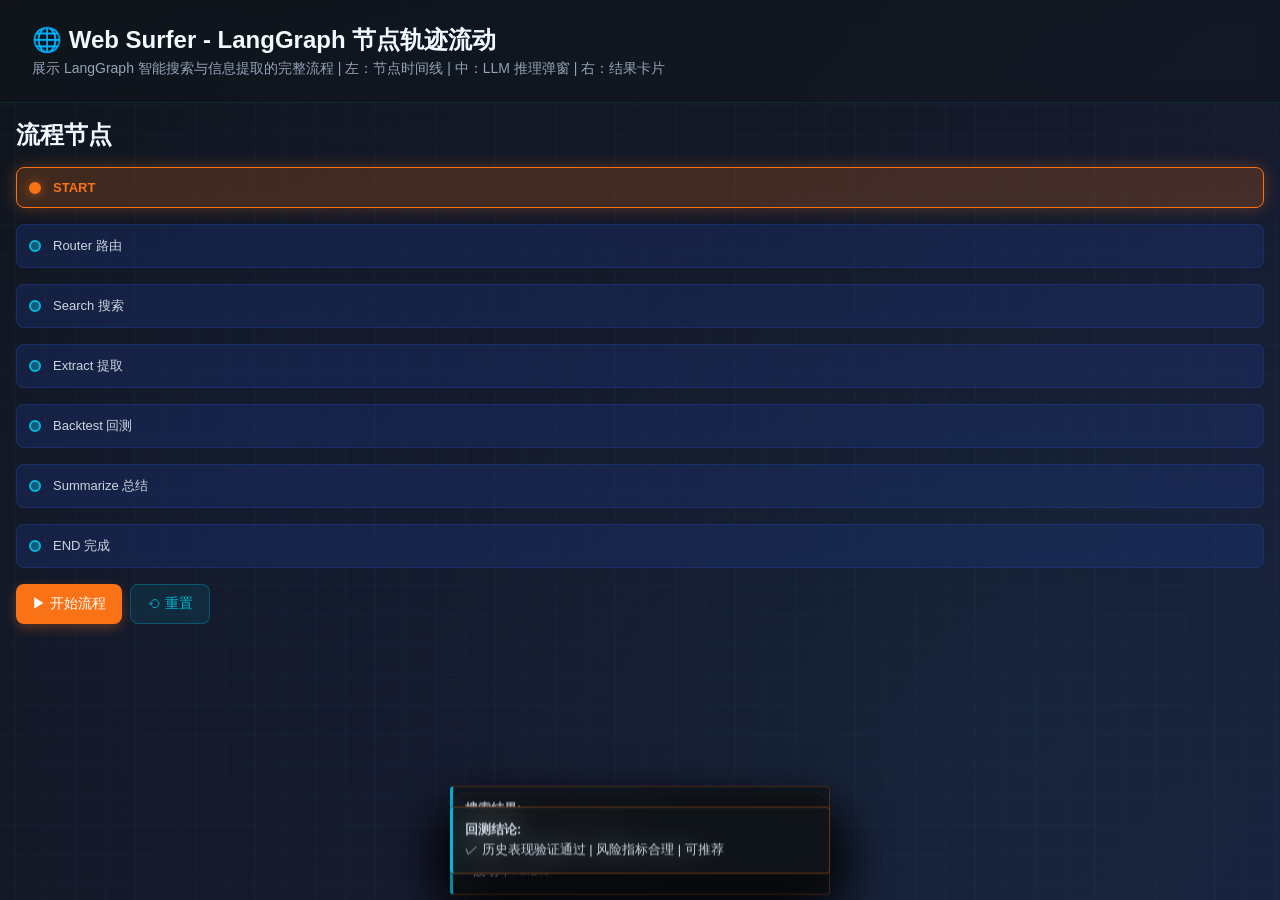
<file: frontend/demos/demo-01-web-surfer.html>
<!DOCTYPE html>
<html lang="zh-CN">
<head>
  <meta charset="UTF-8">
  <meta name="viewport" content="width=device-width, initial-scale=1.0">
  <title>Demo 01 - LangGraph Web Surfer 节点流动</title>
  <link rel="stylesheet" href="./style.css">
  <style>
    .flow-diagram {
      position: relative;
      height: 300px;
      background: rgba(15, 20, 25, 0.5);
      border: 1px solid rgba(6, 182, 212, 0.1);
      border-radius: 12px;
      padding: 20px;
      margin-bottom: 20px;
      display: flex;
      align-items: center;
      justify-content: space-around;
      overflow: hidden;
    }

    .flow-node {
      width: 80px;
      height: 80px;
      border-radius: 50%;
      display: flex;
      align-items: center;
      justify-content: center;
      font-weight: 600;
      font-size: 12px;
      text-align: center;
      background: rgba(30, 58, 138, 0.4);
      border: 2px solid rgba(6, 182, 212, 0.3);
      position: relative;
      z-index: 5;
      transition: all 0.3s ease;
      box-shadow: 0 0 20px rgba(6, 182, 212, 0.1);
    }

    .flow-node.active {
      background: linear-gradient(135deg, rgba(249, 115, 22, 0.3), rgba(249, 115, 22, 0.1));
      border-color: var(--accent-orange);
      box-shadow: 0 0 30px rgba(249, 115, 22, 0.5);
      animation: node-pulse 1.5s ease-in-out infinite;
      transform: scale(1.1);
    }

    @keyframes node-pulse {
      0%, 100% {
        transform: scale(1.1);
        box-shadow: 0 0 30px rgba(249, 115, 22, 0.5);
      }
      50% {
        transform: scale(1.15);
        box-shadow: 0 0 50px rgba(249, 115, 22, 0.8);
      }
    }

    .flow-connector-line {
      position: absolute;
      height: 2px;
      background: rgba(6, 182, 212, 0.2);
      top: 50%;
      transform: translateY(-50%);
      z-index: 1;
    }

    .flow-connector-line.active {
      background: linear-gradient(90deg, transparent, var(--accent-orange), transparent);
      box-shadow: 0 0 10px rgba(249, 115, 22, 0.5);
      animation: flow-stream 2s linear infinite;
    }

    @keyframes flow-stream {
      0% {
        background-position: 0% center;
      }
      100% {
        background-position: 100% center;
      }
    }

    .flow-arrow {
      position: absolute;
      width: 0;
      height: 0;
      border-left: 8px solid transparent;
      border-right: 0px solid transparent;
      border-top: 6px solid rgba(6, 182, 212, 0.2);
      border-bottom: 6px solid rgba(6, 182, 212, 0.2);
      top: 50%;
      transform: translateY(-50%);
      z-index: 2;
    }

    .flow-arrow.active {
      border-top-color: var(--accent-orange);
      border-bottom-color: var(--accent-orange);
      animation: arrow-bounce 1s ease-in-out infinite;
    }

    @keyframes arrow-bounce {
      0%, 100% {
        transform: translateY(-50%) translateX(0);
      }
      50% {
        transform: translateY(-50%) translateX(8px);
      }
    }

    .dialog-section {
      flex: 1;
      position: relative;
      min-height: 400px;
    }

    .modal-dialog {
      position: absolute;
      top: 50%;
      left: 50%;
      transform: translate(-50%, -50%);
      background: linear-gradient(135deg, rgba(30, 42, 66, 0.95) 0%, rgba(15, 20, 25, 0.95) 100%);
      border: 1px solid rgba(249, 115, 22, 0.3);
      border-radius: 16px;
      padding: 28px;
      min-width: 380px;
      box-shadow: 0 20px 60px rgba(0, 0, 0, 0.4);
      backdrop-filter: blur(10px);
      z-index: 100;
      animation: modal-pop 0.4s cubic-bezier(0.34, 1.56, 0.64, 1);
    }

    @keyframes modal-pop {
      from {
        transform: translate(-50%, -50%) scale(0.9);
        opacity: 0;
      }
      to {
        transform: translate(-50%, -50%) scale(1);
        opacity: 1;
      }
    }

    .modal-dialog h3 {
      font-size: 16px;
      font-weight: 700;
      color: var(--accent-orange);
      margin-bottom: 16px;
      display: flex;
      align-items: center;
      gap: 8px;
    }

    .modal-dialog .reasoning-item {
      background: rgba(15, 20, 25, 0.6);
      border-left: 3px solid var(--accent-cyan);
      padding: 12px;
      margin-bottom: 12px;
      border-radius: 4px;
      font-size: 13px;
      line-height: 1.6;
      color: #cbd5e1;
    }

    .reasoning-icon {
      display: inline-block;
      width: 20px;
      height: 20px;
      background: rgba(249, 115, 22, 0.2);
      border: 1px solid var(--accent-orange);
      border-radius: 50%;
      text-align: center;
      line-height: 20px;
      font-size: 12px;
      color: var(--accent-orange);
    }

    .result-cards {
      display: flex;
      flex-direction: column;
      gap: 16px;
    }

    .result-card {
      background: rgba(30, 42, 66, 0.4);
      border: 1px solid rgba(6, 182, 212, 0.15);
      border-radius: 12px;
      padding: 16px;
      backdrop-filter: blur(10px);
      animation: slide-left 0.6s ease-out;
    }

    @keyframes slide-left {
      from {
        transform: translateX(30px);
        opacity: 0;
      }
      to {
        transform: translateX(0);
        opacity: 1;
      }
    }

    .result-card-title {
      font-weight: 600;
      color: var(--accent-orange);
      margin-bottom: 8px;
      font-size: 14px;
    }

    .result-card-content {
      font-size: 13px;
      color: #cbd5e1;
      line-height: 1.6;
      margin-bottom: 12px;
    }

    .feishu-notification {
      background: linear-gradient(135deg, rgba(30, 58, 138, 0.6), rgba(6, 182, 212, 0.2));
      border: 1px solid rgba(6, 182, 212, 0.3);
      border-radius: 8px;
      padding: 12px;
      font-size: 12px;
      color: #cbd5e1;
      display: flex;
      align-items: center;
      gap: 8px;
    }

    .feishu-notification::before {
      content: '🔔';
      font-size: 16px;
    }

    .control-buttons {
      margin-top: 16px;
      display: flex;
      gap: 8px;
    }

    .node-label {
      color: #e5e7eb;
    }
  </style>
</head>
<body>
  <div class="demo-container">
    <div class="demo-header">
      <h1>🌐 Web Surfer - LangGraph 节点轨迹流动</h1>
      <p>展示 LangGraph 智能搜索与信息提取的完整流程 | 左：节点时间线 | 中：LLM 推理弹窗 | 右：结果卡片</p>
    </div>

    <div class="demo-content">
      <!-- 左侧：节点流动时间线 -->
      <div class="demo-section">
        <h2 style="margin-bottom: 16px; color: #f0f9ff;">流程节点</h2>
        <div class="timeline" id="timeline">
          <div class="timeline-item" data-step="0">
            <div class="timeline-dot"></div>
            <div class="timeline-label">START</div>
          </div>
          <div class="timeline-item" data-step="1">
            <div class="timeline-dot"></div>
            <div class="timeline-label">Router 路由</div>
          </div>
          <div class="timeline-item" data-step="2">
            <div class="timeline-dot"></div>
            <div class="timeline-label">Search 搜索</div>
          </div>
          <div class="timeline-item" data-step="3">
            <div class="timeline-dot"></div>
            <div class="timeline-label">Extract 提取</div>
          </div>
          <div class="timeline-item" data-step="4">
            <div class="timeline-dot"></div>
            <div class="timeline-label">Backtest 回测</div>
          </div>
          <div class="timeline-item" data-step="5">
            <div class="timeline-dot"></div>
            <div class="timeline-label">Summarize 总结</div>
          </div>
          <div class="timeline-item" data-step="6">
            <div class="timeline-dot"></div>
            <div class="timeline-label">END 完成</div>
          </div>
        </div>

        <div class="control-buttons">
          <button class="btn btn-primary" onclick="startFlow()">▶ 开始流程</button>
          <button class="btn btn-secondary" onclick="resetFlow()">⟲ 重置</button>
        </div>
      </div>

      <!-- 中央：LLM 推理弹窗 -->
      <div class="demo-section dialog-section">
        <div class="modal-dialog" id="reasoning-dialog">
          <h3>
            <span class="reasoning-icon">🔍</span>
            诊断推理链路
          </h3>
          <div class="modal-dialog reasoning-item">
            <strong>问题分析:</strong><br>
            用户查询：评估基金XYZ最近的回测效果
          </div>
          <div class="modal-dialog reasoning-item">
            <strong>Router 决策:</strong><br>
            路由类型 → SearchAndAnalyze (需要信息检索 + 逻辑分析)
          </div>
          <div class="modal-dialog reasoning-item">
            <strong>搜索结果:</strong><br>
            • 基金名称: XYZ Equity Fund<br>
            • 过去 3 个月收益: +12.5%<br>
            • 波动率: 8.2%
          </div>
          <div class="modal-dialog reasoning-item">
            <strong>提取特征:</strong><br>
            收益率 ↑ | 风险等级 ↓ | 推荐度 ★★★★☆
          </div>
          <div class="modal-dialog reasoning-item">
            <strong>回测结论:</strong><br>
            ✓ 历史表现验证通过 | 风险指标合理 | 可推荐
          </div>
        </div>
      </div>

      <!-- 右侧：结果卡片 -->
      <div class="demo-section">
        <h2 style="margin-bottom: 16px; color: #f0f9ff;">反事实推理结果</h2>
        <div class="result-cards" id="result-cards">
          <div class="result-card">
            <div class="result-card-title">✓ 推荐行动</div>
            <div class="result-card-content">
              基于当前市场环境和基金表现，建议投资者关注 XYZ Equity Fund。相对于同类基金，该基金在过去 12 个月的收益率排名前 15%，波动率保持在合理水平。
            </div>
          </div>

          <div class="result-card">
            <div class="result-card-title">🔄 反事实对比</div>
            <div class="result-card-content">
              若市场下跌 5%：预期基金跌幅为 3.8% (低于市场)<br>
              若市场反弹 10%：预期基金涨幅为 12.1% (跟随市场)<br>
              风险调整收益 > 对标指数
            </div>
          </div>

          <div class="result-card">
            <div class="feishu-notification">
              飞书通知已下发至投资团队群组
            </div>
          </div>
        </div>
      </div>
    </div>
  </div>

  <script>
    let currentStep = 0;
    let isRunning = false;
    const totalSteps = 7;

    function startFlow() {
      if (isRunning) return;
      isRunning = true;
      currentStep = 0;
      resetFlow();

      const interval = setInterval(() => {
        updateFlow();
        currentStep++;

        if (currentStep >= totalSteps) {
          clearInterval(interval);
          isRunning = false;
          setTimeout(() => {
            currentStep = 0;
            updateFlow();
          }, 1500);
        }
      }, 800);
    }

    function updateFlow() {
      const timelineItems = document.querySelectorAll('.timeline-item');
      timelineItems.forEach((item, index) => {
        if (index === currentStep) {
          item.classList.add('active');
        } else {
          item.classList.remove('active');
        }
      });
    }

    function resetFlow() {
      const timelineItems = document.querySelectorAll('.timeline-item');
      timelineItems.forEach(item => item.classList.remove('active'));
      currentStep = 0;
    }

    // 页面加载后自动启动流程
    window.addEventListener('load', () => {
      setTimeout(startFlow, 500);
    });
  </script>
</body>
</html>
</file>
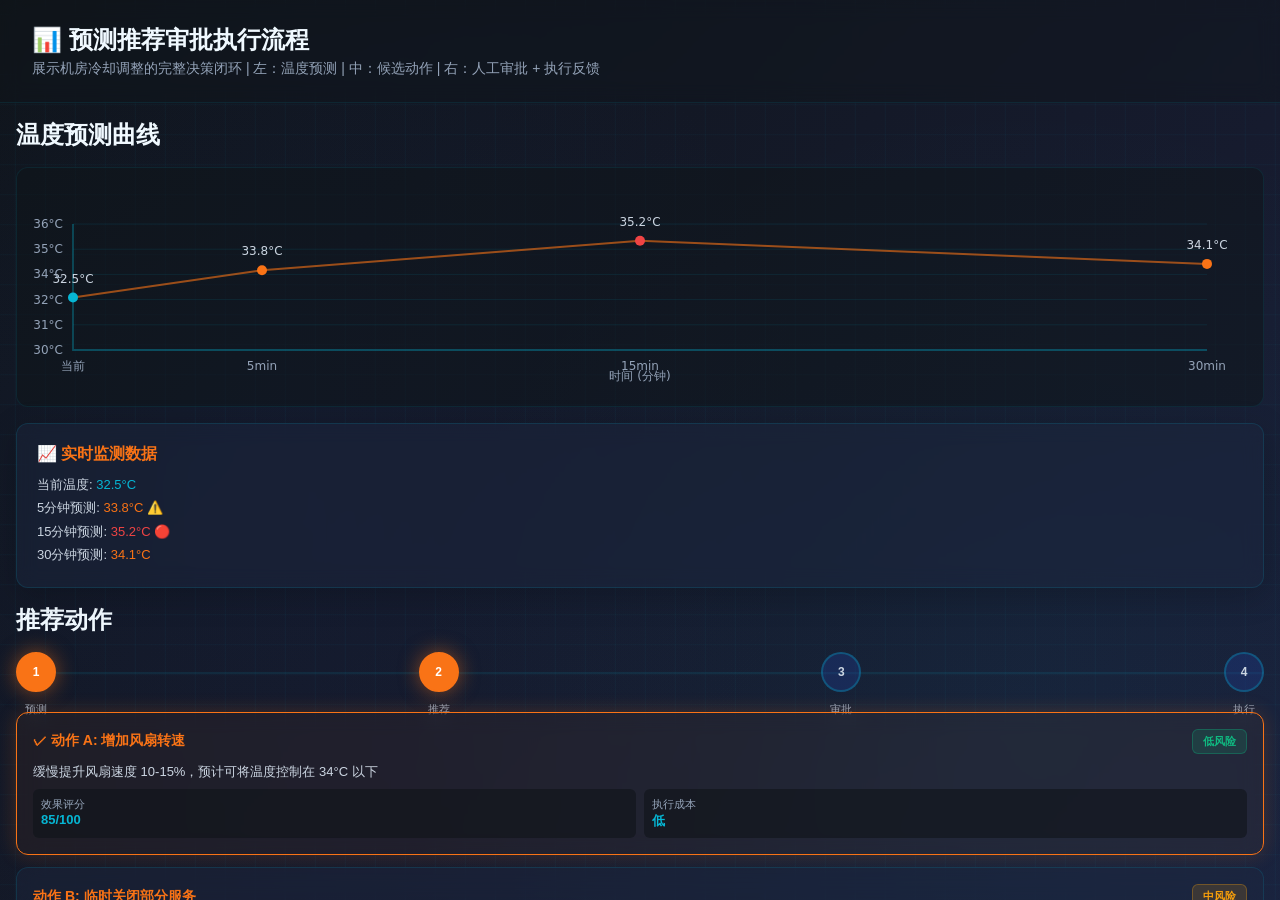
<file: frontend/demos/demo-02-predict-recommend.html>
<!DOCTYPE html>
<html lang="zh-CN">
<head>
  <meta charset="UTF-8">
  <meta name="viewport" content="width=device-width, initial-scale=1.0">
  <title>Demo 02 - 预测推荐审批执行流程</title>
  <link rel="stylesheet" href="./style.css">
  <style>
    .prediction-chart {
      width: 100%;
      height: 240px;
      background: rgba(15, 20, 25, 0.5);
      border: 1px solid rgba(6, 182, 212, 0.1);
      border-radius: 12px;
      padding: 16px;
      position: relative;
      overflow: hidden;
      margin-bottom: 16px;
    }

    canvas {
      width: 100% !important;
      height: 100% !important;
    }

    .candidates-grid {
      display: flex;
      flex-direction: column;
      gap: 12px;
      margin-bottom: 16px;
    }

    .candidate-card {
      background: rgba(30, 42, 66, 0.4);
      border: 1px solid rgba(6, 182, 212, 0.15);
      border-radius: 12px;
      padding: 16px;
      backdrop-filter: blur(10px);
      cursor: pointer;
      transition: all 0.3s ease;
    }

    .candidate-card:hover {
      border-color: rgba(6, 182, 212, 0.3);
      transform: translateY(-2px);
      box-shadow: 0 8px 24px rgba(6, 182, 212, 0.1);
    }

    .candidate-card.selected {
      border-color: var(--accent-orange);
      background: rgba(249, 115, 22, 0.05);
      box-shadow: 0 0 20px rgba(249, 115, 22, 0.2);
    }

    .candidate-card.pulse {
      animation: pulse-candidate 1.2s ease-in-out infinite;
    }

    @keyframes pulse-candidate {
      0%, 100% {
        transform: scale(1);
        opacity: 1;
      }
      50% {
        transform: scale(1.01);
        opacity: 0.95;
      }
    }

    .candidate-header {
      display: flex;
      justify-content: space-between;
      align-items: center;
      margin-bottom: 8px;
    }

    .candidate-title {
      font-weight: 600;
      color: var(--accent-orange);
      font-size: 14px;
    }

    .risk-badge {
      padding: 4px 10px;
      border-radius: 6px;
      font-size: 11px;
      font-weight: 600;
    }

    .risk-low {
      background: rgba(16, 185, 129, 0.15);
      color: var(--accent-green);
      border: 1px solid rgba(16, 185, 129, 0.3);
    }

    .risk-medium {
      background: rgba(245, 158, 11, 0.15);
      color: #f59e0b;
      border: 1px solid rgba(245, 158, 11, 0.3);
    }

    .risk-high {
      background: rgba(239, 68, 68, 0.15);
      color: var(--accent-red);
      border: 1px solid rgba(239, 68, 68, 0.3);
    }

    .candidate-desc {
      font-size: 13px;
      color: #cbd5e1;
      line-height: 1.5;
      margin-bottom: 8px;
    }

    .candidate-metrics {
      display: grid;
      grid-template-columns: 1fr 1fr;
      gap: 8px;
      font-size: 12px;
    }

    .metric {
      background: rgba(15, 20, 25, 0.6);
      padding: 8px;
      border-radius: 6px;
      color: #cbd5e1;
    }

    .metric-label {
      color: #94a3b8;
      font-size: 11px;
    }

    .metric-value {
      color: var(--accent-cyan);
      font-weight: 600;
      font-size: 13px;
    }

    .approval-section {
      background: rgba(30, 42, 66, 0.4);
      border: 1px solid rgba(6, 182, 212, 0.15);
      border-radius: 12px;
      padding: 16px;
      backdrop-filter: blur(10px);
      margin-bottom: 16px;
    }

    .approval-section h3 {
      color: var(--accent-orange);
      font-size: 14px;
      margin-bottom: 12px;
      display: flex;
      align-items: center;
      gap: 8px;
    }

    .approval-status {
      background: rgba(15, 20, 25, 0.6);
      border-left: 3px solid var(--accent-cyan);
      padding: 12px;
      border-radius: 6px;
      font-size: 13px;
      color: #cbd5e1;
      margin-bottom: 12px;
    }

    .approval-buttons {
      display: flex;
      gap: 10px;
    }

    .approval-buttons .btn {
      flex: 1;
      padding: 12px;
      font-size: 13px;
    }

    .execution-feedback {
      background: linear-gradient(135deg, rgba(16, 185, 129, 0.1), rgba(6, 182, 212, 0.1));
      border: 1px solid rgba(16, 185, 129, 0.2);
      border-radius: 12px;
      padding: 16px;
      backdrop-filter: blur(10px);
    }

    .feedback-item {
      display: flex;
      align-items: center;
      gap: 12px;
      margin-bottom: 12px;
      font-size: 13px;
      color: #cbd5e1;
    }

    .feedback-item:last-child {
      margin-bottom: 0;
    }

    .feedback-icon {
      width: 24px;
      height: 24px;
      border-radius: 50%;
      display: flex;
      align-items: center;
      justify-content: center;
      font-size: 12px;
      flex-shrink: 0;
      background: rgba(16, 185, 129, 0.2);
      border: 1px solid rgba(16, 185, 129, 0.3);
      color: var(--accent-green);
    }

    .feedback-icon.success {
      background: rgba(16, 185, 129, 0.2);
      border-color: rgba(16, 185, 129, 0.3);
      color: var(--accent-green);
    }

    .feedback-icon.pending {
      background: rgba(245, 158, 11, 0.2);
      border-color: rgba(245, 158, 11, 0.3);
      color: #f59e0b;
    }

    .flow-step-indicator {
      display: flex;
      justify-content: space-between;
      margin-bottom: 20px;
      position: relative;
    }

    .flow-step-indicator::before {
      content: '';
      position: absolute;
      top: 20px;
      left: 0;
      right: 0;
      height: 2px;
      background: rgba(6, 182, 212, 0.1);
    }

    .step-dot {
      width: 40px;
      height: 40px;
      border-radius: 50%;
      background: rgba(30, 58, 138, 0.4);
      border: 2px solid rgba(6, 182, 212, 0.3);
      display: flex;
      align-items: center;
      justify-content: center;
      font-weight: 600;
      font-size: 12px;
      color: #cbd5e1;
      position: relative;
      z-index: 1;
      transition: all 0.4s ease;
    }

    .step-dot.active {
      background: linear-gradient(135deg, var(--accent-orange), var(--accent-orange));
      border-color: var(--accent-orange);
      color: white;
      box-shadow: 0 0 20px rgba(249, 115, 22, 0.5);
      animation: step-pulse 1.5s ease-in-out infinite;
    }

    @keyframes step-pulse {
      0%, 100% {
        box-shadow: 0 0 20px rgba(249, 115, 22, 0.5);
      }
      50% {
        box-shadow: 0 0 40px rgba(249, 115, 22, 0.8);
      }
    }

    .step-dot.completed {
      background: rgba(16, 185, 129, 0.2);
      border-color: var(--accent-green);
      color: var(--accent-green);
    }

    .step-label {
      position: absolute;
      top: 50px;
      left: 50%;
      transform: translateX(-50%);
      font-size: 11px;
      color: #94a3b8;
      white-space: nowrap;
    }
  </style>
</head>
<body>
  <div class="demo-container">
    <div class="demo-header">
      <h1>📊 预测推荐审批执行流程</h1>
      <p>展示机房冷却调整的完整决策闭环 | 左：温度预测 | 中：候选动作 | 右：人工审批 + 执行反馈</p>
    </div>

    <div class="demo-content">
      <!-- 左侧：温度预测图表 -->
      <div class="demo-section">
        <h2 style="margin-bottom: 16px; color: #f0f9ff;">温度预测曲线</h2>
        <div class="prediction-chart">
          <canvas id="predictionChart"></canvas>
        </div>
        
        <div class="card">
          <div style="font-weight: 600; color: var(--accent-orange); margin-bottom: 8px;">
            📈 实时监测数据
          </div>
          <div style="font-size: 13px; color: #cbd5e1; line-height: 1.8;">
            <div>当前温度: <span style="color: var(--accent-cyan);">32.5°C</span></div>
            <div>5分钟预测: <span style="color: var(--accent-orange);">33.8°C</span> ⚠️</div>
            <div>15分钟预测: <span style="color: #ef4444;">35.2°C</span> 🔴</div>
            <div>30分钟预测: <span style="color: var(--accent-orange);">34.1°C</span></div>
          </div>
        </div>
      </div>

      <!-- 中央：候选动作卡片 -->
      <div class="demo-section">
        <h2 style="margin-bottom: 16px; color: #f0f9ff;">推荐动作</h2>
        
        <div class="flow-step-indicator">
          <div style="position: relative;">
            <div class="step-dot active">1</div>
            <div class="step-label">预测</div>
          </div>
          <div style="position: relative;">
            <div class="step-dot active">2</div>
            <div class="step-label">推荐</div>
          </div>
          <div style="position: relative;">
            <div class="step-dot">3</div>
            <div class="step-label">审批</div>
          </div>
          <div style="position: relative;">
            <div class="step-dot">4</div>
            <div class="step-label">执行</div>
          </div>
        </div>

        <div class="candidates-grid">
          <div class="candidate-card selected" id="candidate-1">
            <div class="candidate-header">
              <div class="candidate-title">✓ 动作 A: 增加风扇转速</div>
              <div class="risk-badge risk-low">低风险</div>
            </div>
            <div class="candidate-desc">
              缓慢提升风扇速度 10-15%，预计可将温度控制在 34°C 以下
            </div>
            <div class="candidate-metrics">
              <div class="metric">
                <div class="metric-label">效果评分</div>
                <div class="metric-value">85/100</div>
              </div>
              <div class="metric">
                <div class="metric-label">执行成本</div>
                <div class="metric-value">低</div>
              </div>
            </div>
          </div>

          <div class="candidate-card" id="candidate-2">
            <div class="candidate-header">
              <div class="candidate-title">动作 B: 临时关闭部分服务</div>
              <div class="risk-badge risk-medium">中风险</div>
            </div>
            <div class="candidate-desc">
              关闭非关键业务计算节点，可立即降温 5-8°C
            </div>
            <div class="candidate-metrics">
              <div class="metric">
                <div class="metric-label">效果评分</div>
                <div class="metric-value">92/100</div>
              </div>
              <div class="metric">
                <div class="metric-label">执行成本</div>
                <div class="metric-value">中</div>
              </div>
            </div>
          </div>

          <div class="candidate-card" id="candidate-3">
            <div class="candidate-header">
              <div class="candidate-title">动作 C: 启动应急冷却系统</div>
              <div class="risk-badge risk-high">高风险</div>
            </div>
            <div class="candidate-desc">
              切换至应急液冷系统，快速降温至安全温度
            </div>
            <div class="candidate-metrics">
              <div class="metric">
                <div class="metric-label">效果评分</div>
                <div class="metric-value">98/100</div>
              </div>
              <div class="metric">
                <div class="metric-label">执行成本</div>
                <div class="metric-value">高</div>
              </div>
            </div>
          </div>
        </div>
      </div>

      <!-- 右侧：审批 + 执行反馈 -->
      <div class="demo-section">
        <h2 style="margin-bottom: 16px; color: #f0f9ff;">审批 & 执行</h2>

        <div class="approval-section">
          <h3>👤 人工审批</h3>
          <div class="approval-status">
            <strong>当前风险等级:</strong> <span style="color: var(--accent-red);">MED 中风险</span><br>
            <small style="color: #94a3b8;">系统推荐: 动作 A (增加风扇转速)</small>
          </div>
          <div class="approval-buttons">
            <button class="btn btn-success" onclick="approveAction()">✓ 批准</button>
            <button class="btn btn-danger" onclick="rejectAction()">✗ 拒绝</button>
          </div>
        </div>

        <div class="execution-feedback" id="feedback-section" style="display: none;">
          <h3 style="color: var(--accent-green); margin-bottom: 12px;">⚡ 执行反馈</h3>
          
          <div class="feedback-item">
            <div class="feedback-icon success">✓</div>
            <div>
              <strong>指令下发成功</strong><br>
              <small style="color: #94a3b8;">已向 CoolManager 下发指令，目标: +12% 风扇转速</small>
            </div>
          </div>

          <div class="feedback-item">
            <div class="feedback-icon success">✓</div>
            <div>
              <strong>Hermes 准则验证</strong><br>
              <small style="color: #94a3b8;">✓ 业务连续性检查通过 | ✓ 功耗在线监控正常 | ✓ 告警阈值已调整</small>
            </div>
          </div>

          <div class="feedback-item">
            <div class="feedback-icon pending">◉</div>
            <div>
              <strong>实时监测中</strong><br>
              <small style="color: #94a3b8;">预计 2 分钟内温度降至安全范围，飞书通知已发送</small>
            </div>
          </div>
        </div>

        <div class="card" style="margin-top: 16px; display: none;" id="post-exec-card">
          <div style="font-weight: 600; color: var(--accent-green); margin-bottom: 8px; display: flex; align-items: center; gap: 6px;">
            <span>✓</span> 执行完成
          </div>
          <div style="font-size: 13px; color: #cbd5e1; line-height: 1.8;">
            <div>温度已降至: <span style="color: var(--accent-green);">31.8°C</span> ✓</div>
            <div>关闭时间: <span style="color: var(--accent-cyan);">约 3 分钟</span></div>
            <div>状态: <span style="color: var(--accent-green);">正常运行</span></div>
          </div>
        </div>
      </div>
    </div>
  </div>

  <script>
    // 绘制温度预测曲线
    function drawPredictionChart() {
      const canvas = document.getElementById('predictionChart');
      const ctx = canvas.getContext('2d');
      
      const dpr = window.devicePixelRatio || 1;
      canvas.width = canvas.offsetWidth * dpr;
      canvas.height = canvas.offsetHeight * dpr;
      ctx.scale(dpr, dpr);

      const width = canvas.offsetWidth;
      const height = canvas.offsetHeight;
      const padding = 40;

      // 绘制背景网格
      ctx.strokeStyle = 'rgba(6, 182, 212, 0.1)';
      ctx.lineWidth = 1;
      for (let i = 0; i <= 5; i++) {
        const y = padding + (height - padding * 2) / 5 * i;
        ctx.beginPath();
        ctx.moveTo(padding, y);
        ctx.lineTo(width - padding, y);
        ctx.stroke();
      }

      // 绘制坐标轴
      ctx.strokeStyle = 'rgba(6, 182, 212, 0.3)';
      ctx.lineWidth = 2;
      ctx.beginPath();
      ctx.moveTo(padding, padding);
      ctx.lineTo(padding, height - padding);
      ctx.lineTo(width - padding, height - padding);
      ctx.stroke();

      // 数据点
      const dataPoints = [
        { x: 0, y: 32.5, label: '当前', color: '#06b6d4' },
        { x: 5, y: 33.8, label: '5min', color: '#f97316' },
        { x: 15, y: 35.2, label: '15min', color: '#ef4444' },
        { x: 30, y: 34.1, label: '30min', color: '#f97316' }
      ];

      const minTemp = 30;
      const maxTemp = 36;
      const tempRange = maxTemp - minTemp;

      // 绘制曲线
      ctx.strokeStyle = 'rgba(249, 115, 22, 0.6)';
      ctx.lineWidth = 2;
      ctx.beginPath();

      dataPoints.forEach((point, i) => {
        const x = padding + (point.x / 30) * (width - padding * 2);
        const y = height - padding - ((point.y - minTemp) / tempRange) * (height - padding * 2);
        
        if (i === 0) {
          ctx.moveTo(x, y);
        } else {
          ctx.lineTo(x, y);
        }
      });

      ctx.stroke();

      // 绘制数据点
      dataPoints.forEach((point) => {
        const x = padding + (point.x / 30) * (width - padding * 2);
        const y = height - padding - ((point.y - minTemp) / tempRange) * (height - padding * 2);

        ctx.fillStyle = point.color;
        ctx.beginPath();
        ctx.arc(x, y, 5, 0, Math.PI * 2);
        ctx.fill();

        // 绘制标签
        ctx.fillStyle = '#cbd5e1';
        ctx.font = '12px system-ui';
        ctx.textAlign = 'center';
        ctx.fillText(`${point.y}°C`, x, y - 15);
        ctx.fillStyle = '#94a3b8';
        ctx.fillText(point.label, x, height - padding + 20);
      });

      // 绘制 Y 轴标签
      ctx.fillStyle = '#94a3b8';
      ctx.font = '12px system-ui';
      ctx.textAlign = 'right';
      for (let i = 0; i <= 5; i++) {
        const temp = minTemp + (maxTemp - minTemp) / 5 * i;
        const y = padding + (height - padding * 2) / 5 * (5 - i);
        ctx.fillText(`${Math.round(temp)}°C`, padding - 10, y + 4);
      }

      // X 轴标签
      ctx.textAlign = 'center';
      ctx.fillText('时间 (分钟)', width / 2, height - 10);
    }

    function approveAction() {
      const feedbackSection = document.getElementById('feedback-section');
      const postExecCard = document.getElementById('post-exec-card');
      
      feedbackSection.style.display = 'block';
      
      setTimeout(() => {
        postExecCard.style.display = 'block';
      }, 2000);
    }

    function rejectAction() {
      alert('已拒绝此动作，等待下一轮推荐...');
    }

    window.addEventListener('load', () => {
      drawPredictionChart();
    });

    window.addEventListener('resize', () => {
      drawPredictionChart();
    });
  </script>
</body>
</html>
</file>
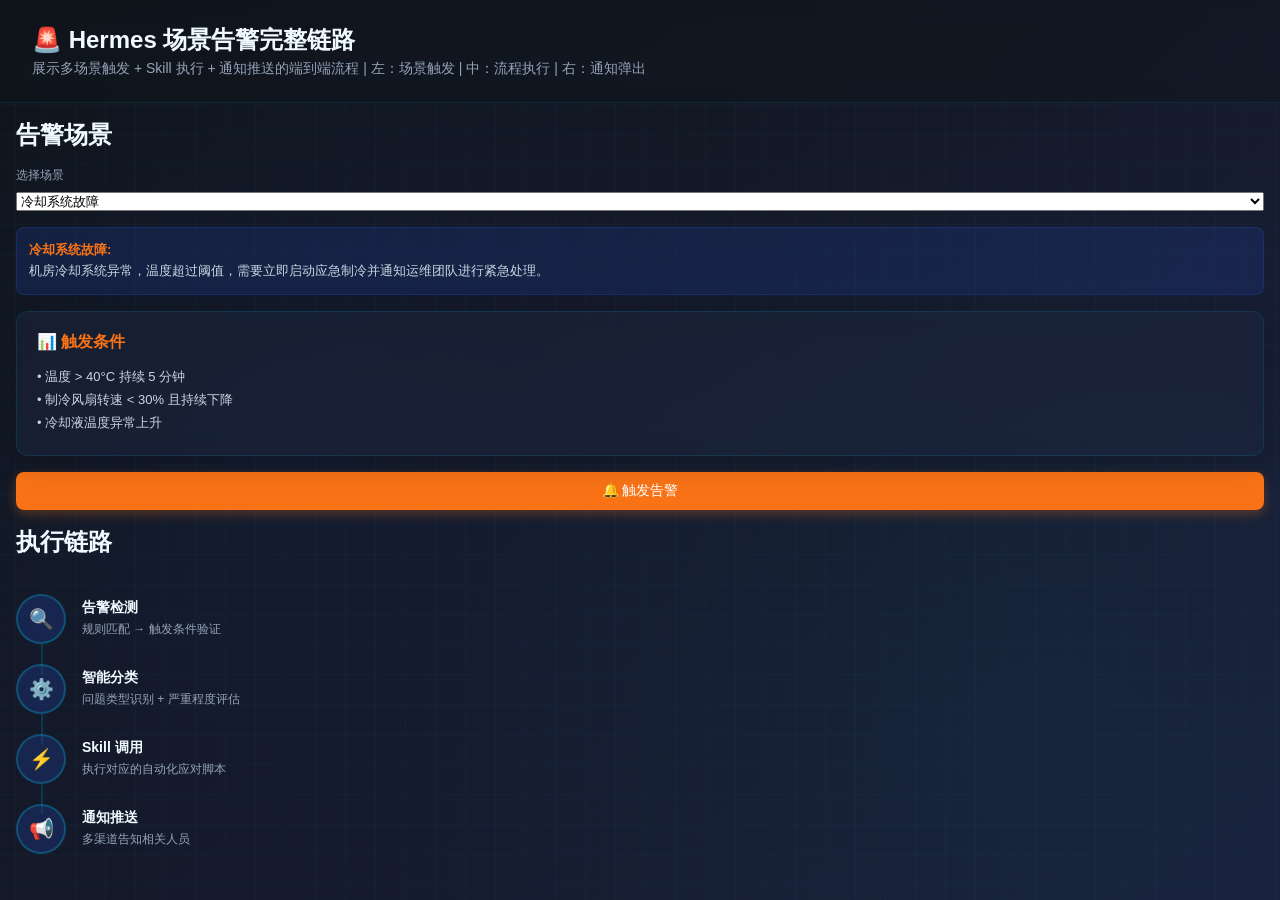
<file: frontend/demos/demo-03-hermes-scenarios.html>
<!DOCTYPE html>
<html lang="zh-CN">
<head>
  <meta charset="UTF-8">
  <meta name="viewport" content="width=device-width, initial-scale=1.0">
  <title>Demo 03 - Hermes 场景告警完整链路</title>
  <link rel="stylesheet" href="./style.css">
  <style>
    .scenario-selector {
      width: 100%;
      margin-bottom: 16px;
    }

    .scenario-selector select {
      width: 100%;
    }

    .scenario-description {
      background: rgba(30, 58, 138, 0.3);
      border: 1px solid rgba(30, 58, 138, 0.5);
      border-radius: 8px;
      padding: 12px;
      margin-bottom: 16px;
      font-size: 13px;
      color: #cbd5e1;
      line-height: 1.6;
    }

    .scenario-description strong {
      color: var(--accent-orange);
    }

    .flow-chain {
      position: relative;
      padding: 20px 0;
    }

    .flow-stage {
      display: flex;
      align-items: center;
      margin-bottom: 20px;
      position: relative;
    }

    .stage-icon {
      width: 50px;
      height: 50px;
      border-radius: 50%;
      background: rgba(30, 58, 138, 0.4);
      border: 2px solid rgba(6, 182, 212, 0.3);
      display: flex;
      align-items: center;
      justify-content: center;
      font-size: 20px;
      flex-shrink: 0;
      position: relative;
      z-index: 2;
      transition: all 0.4s ease;
    }

    .stage-icon.active {
      background: linear-gradient(135deg, var(--accent-orange), rgba(249, 115, 22, 0.8));
      border-color: var(--accent-orange);
      box-shadow: 0 0 25px rgba(249, 115, 22, 0.6);
      animation: stage-glow 1.5s ease-in-out infinite;
    }

    @keyframes stage-glow {
      0%, 100% {
        box-shadow: 0 0 25px rgba(249, 115, 22, 0.6);
      }
      50% {
        box-shadow: 0 0 40px rgba(249, 115, 22, 0.9);
      }
    }

    .stage-content {
      flex: 1;
      margin-left: 16px;
    }

    .stage-title {
      font-weight: 600;
      color: #f0f9ff;
      margin-bottom: 4px;
      font-size: 14px;
    }

    .stage-desc {
      font-size: 12px;
      color: #94a3b8;
    }

    .stage-connector {
      position: absolute;
      left: 25px;
      top: 50px;
      width: 2px;
      height: 30px;
      background: rgba(6, 182, 212, 0.2);
      z-index: 1;
    }

    .stage-connector.active {
      background: linear-gradient(to bottom, transparent, var(--accent-orange), transparent);
      box-shadow: 0 0 8px rgba(249, 115, 22, 0.5);
      animation: connector-flow 2s linear infinite;
    }

    @keyframes connector-flow {
      0% {
        opacity: 0.3;
      }
      50% {
        opacity: 1;
      }
      100% {
        opacity: 0.3;
      }
    }

    .notification-stack {
      position: relative;
      min-height: 300px;
    }

    .notification-card {
      position: absolute;
      right: 0;
      background: linear-gradient(135deg, rgba(30, 42, 66, 0.95), rgba(15, 20, 25, 0.95));
      border: 1px solid rgba(6, 182, 212, 0.2);
      border-radius: 12px;
      padding: 16px;
      min-width: 300px;
      max-width: 320px;
      box-shadow: 0 12px 40px rgba(0, 0, 0, 0.3);
      backdrop-filter: blur(10px);
      animation: notification-slide 0.5s ease-out;
    }

    @keyframes notification-slide {
      from {
        transform: translateX(40px);
        opacity: 0;
      }
      to {
        transform: translateX(0);
        opacity: 1;
      }
    }

    .notification-card.feishu {
      border-color: rgba(6, 182, 212, 0.3);
      background: linear-gradient(135deg, rgba(30, 58, 138, 0.6), rgba(6, 182, 212, 0.2));
    }

    .notification-card.openclaw {
      border-color: rgba(249, 115, 22, 0.3);
      background: linear-gradient(135deg, rgba(249, 115, 22, 0.1), rgba(249, 115, 22, 0.05));
    }

    .notification-header {
      display: flex;
      align-items: center;
      gap: 8px;
      margin-bottom: 12px;
      font-weight: 600;
      font-size: 13px;
    }

    .notification-header .icon {
      font-size: 16px;
    }

    .notification-feishu .notification-header {
      color: var(--accent-cyan);
    }

    .notification-openclaw .notification-header {
      color: var(--accent-orange);
    }

    .notification-body {
      font-size: 12px;
      color: #cbd5e1;
      line-height: 1.6;
      margin-bottom: 12px;
    }

    .notification-badge {
      display: inline-block;
      background: rgba(6, 182, 212, 0.2);
      border: 1px solid rgba(6, 182, 212, 0.3);
      border-radius: 4px;
      padding: 2px 8px;
      font-size: 11px;
      color: var(--accent-cyan);
      font-weight: 600;
      margin-right: 6px;
    }

    .notification-badge.critical {
      background: rgba(239, 68, 68, 0.2);
      border-color: rgba(239, 68, 68, 0.3);
      color: var(--accent-red);
    }

    .notification-actions {
      display: flex;
      gap: 8px;
    }

    .notification-actions .btn {
      flex: 1;
      padding: 8px;
      font-size: 11px;
    }

    .status-board {
      background: rgba(30, 42, 66, 0.4);
      border: 1px solid rgba(6, 182, 212, 0.15);
      border-radius: 12px;
      padding: 16px;
      backdrop-filter: blur(10px);
      margin-top: 16px;
    }

    .status-row {
      display: flex;
      justify-content: space-between;
      align-items: center;
      padding: 12px 0;
      border-bottom: 1px solid rgba(6, 182, 212, 0.1);
      font-size: 13px;
    }

    .status-row:last-child {
      border-bottom: none;
    }

    .status-label {
      color: #94a3b8;
    }

    .status-value {
      color: var(--accent-cyan);
      font-weight: 600;
      font-family: 'Monaco', 'Courier New', monospace;
    }

    .status-value.success {
      color: var(--accent-green);
    }

    .status-value.error {
      color: var(--accent-red);
    }
  </style>
</head>
<body>
  <div class="demo-container">
    <div class="demo-header">
      <h1>🚨 Hermes 场景告警完整链路</h1>
      <p>展示多场景触发 + Skill 执行 + 通知推送的端到端流程 | 左：场景触发 | 中：流程执行 | 右：通知弹出</p>
    </div>

    <div class="demo-content">
      <!-- 左侧：场景选择器 -->
      <div class="demo-section">
        <h2 style="margin-bottom: 16px; color: #f0f9ff;">告警场景</h2>

        <div class="scenario-selector">
          <label style="display: block; font-size: 12px; color: #94a3b8; margin-bottom: 8px; font-weight: 500;">
            选择场景
          </label>
          <select id="scenarioSelect" onchange="selectScenario()">
            <option value="cooling">冷却系统故障</option>
            <option value="power">电源不稳定</option>
            <option value="fire">火灾预警</option>
            <option value="network">网络中断</option>
          </select>
        </div>

        <div class="scenario-description" id="scenarioDesc">
          <strong>冷却系统故障:</strong><br>
          机房冷却系统异常，温度超过阈值，需要立即启动应急制冷并通知运维团队进行紧急处理。
        </div>

        <div class="card">
          <div style="font-weight: 600; color: var(--accent-orange); margin-bottom: 12px;">
            📊 触发条件
          </div>
          <div id="triggerConditions" style="font-size: 13px; color: #cbd5e1; line-height: 1.8;">
            <div>• 温度 > 40°C 持续 5 分钟</div>
            <div>• 制冷风扇转速 < 30% 且持续下降</div>
            <div>• 冷却液温度异常上升</div>
          </div>
        </div>

        <button class="btn btn-primary" onclick="triggerScenario()" style="width: 100%; margin-top: 16px;">
          🔔 触发告警
        </button>
      </div>

      <!-- 中央：流程执行链 -->
      <div class="demo-section">
        <h2 style="margin-bottom: 16px; color: #f0f9ff;">执行链路</h2>

        <div class="flow-chain">
          <!-- Stage 1: 告警检测 -->
          <div class="flow-stage">
            <div class="stage-icon" id="stage-1">🔍</div>
            <div class="stage-content">
              <div class="stage-title">告警检测</div>
              <div class="stage-desc">规则匹配 → 触发条件验证</div>
            </div>
            <div class="stage-connector" id="connector-1"></div>
          </div>

          <!-- Stage 2: 智能分类 -->
          <div class="flow-stage">
            <div class="stage-icon" id="stage-2">⚙️</div>
            <div class="stage-content">
              <div class="stage-title">智能分类</div>
              <div class="stage-desc">问题类型识别 + 严重程度评估</div>
            </div>
            <div class="stage-connector" id="connector-2"></div>
          </div>

          <!-- Stage 3: Skill 调用 -->
          <div class="flow-stage">
            <div class="stage-icon" id="stage-3">⚡</div>
            <div class="stage-content">
              <div class="stage-title">Skill 调用</div>
              <div class="stage-desc">执行对应的自动化应对脚本</div>
            </div>
            <div class="stage-connector" id="connector-3"></div>
          </div>

          <!-- Stage 4: 通知推送 -->
          <div class="flow-stage">
            <div class="stage-icon" id="stage-4">📢</div>
            <div class="stage-content">
              <div class="stage-title">通知推送</div>
              <div class="stage-desc">多渠道告知相关人员</div>
            </div>
          </div>
        </div>

        <div class="status-board">
          <div class="status-row">
            <div class="status-label">场景状态</div>
            <div class="status-value" id="scenarioStatus">就绪</div>
          </div>
          <div class="status-row">
            <div class="status-label">执行进度</div>
            <div class="status-value" id="executionProgress">0%</div>
          </div>
          <div class="status-row">
            <div class="status-label">技能状态</div>
            <div class="status-value" id="skillStatus">等待中</div>
          </div>
          <div class="status-row">
            <div class="status-label">通知计数</div>
            <div class="status-value" id="notificationCount">0</div>
          </div>
        </div>
      </div>

      <!-- 右侧：通知卡片栈 -->
      <div class="demo-section">
        <h2 style="margin-bottom: 16px; color: #f0f9ff;">通知推送</h2>

        <div class="notification-stack" id="notificationStack">
          <div style="text-align: center; color: #64748b; padding: 40px 20px; font-size: 13px;">
            👀 触发告警后，通知卡片将显示在此
          </div>
        </div>
      </div>
    </div>
  </div>

  <script>
    const scenarios = {
      cooling: {
        name: '冷却系统故障',
        desc: '机房冷却系统异常，温度超过阈值，需要立即启动应急制冷并通知运维团队进行紧急处理。',
        triggers: ['温度 > 40°C 持续 5 分钟', '制冷风扇转速 < 30% 且持续下降', '冷却液温度异常上升'],
        skill: '启动应急制冷',
        severity: 'critical',
        notifications: [
          {
            type: 'feishu',
            title: '🔴 紧急告警 - 冷却系统故障',
            body: '<span class="notification-badge critical">CRITICAL</span><br>机房 A 冷却系统异常，当前温度 42.5°C，已自动启动应急制冷。请立即前往机房进行现场检查。',
            actions: ['查看详情', '确认处理']
          },
          {
            type: 'openclaw',
            title: '🔨 工单系统 - 自动派单',
            body: '<span class="notification-badge">工单 #2847</span><br>级别: 紧急<br>类型: 硬件故障<br>已分配给值班运维，预计到场时间 15 分钟。',
            actions: ['接收', '转派']
          }
        ]
      },
      power: {
        name: '电源不稳定',
        desc: '机房电源输入电压波动，可能导致服务中断。需要切换至备用电源并调查根本原因。',
        triggers: ['输入电压 > 240V 或 < 210V', '连续告警 3 次以上', '负载不均衡超过 20%'],
        skill: '切换备用电源',
        severity: 'high',
        notifications: [
          {
            type: 'feishu',
            title: '⚠️ 告警 - 电源不稳定',
            body: '<span class="notification-badge">WARNING</span><br>机房 B 主电源电压波动异常，已自动切换至备用电源。系统运行正常，请在 2 小时内检查电源。',
            actions: ['了解', '忽略']
          }
        ]
      },
      fire: {
        name: '火灾预警',
        desc: '烟雾/温度传感器触发预警，需要立即启动灭火系统并疏散人员。',
        triggers: ['烟雾浓度 > 1.5 ppm', '温度上升速率 > 5°C/min', '烟火探测器连续触发'],
        skill: '启动自动灭火系统',
        severity: 'critical',
        notifications: [
          {
            type: 'feishu',
            title: '🔴 紧急 - 火灾预警',
            body: '<span class="notification-badge critical">EMERGENCY</span><br>检测到烟雾异常，自动灭火系统已启动。所有人员请立即撤离机房，等待消防部门指示。',
            actions: ['已撤离', '需援助']
          },
          {
            type: 'openclaw',
            title: '🚨 消防应急工单',
            body: '<span class="notification-badge critical">紧急</span><br>已通知消防队，ETA 8 分钟。请确保机房出口畅通。',
            actions: ['已通知', '取消']
          }
        ]
      },
      network: {
        name: '网络中断',
        desc: '核心网络设备宕机或连接中断，影响服务可用性。',
        triggers: ['核心交换机 ping 失败 3 次', 'BGP 路由表异常变化', '带宽利用率 > 95%'],
        skill: '切换备用网络路由',
        severity: 'high',
        notifications: [
          {
            type: 'feishu',
            title: '🌐 告警 - 网络中断',
            body: '<span class="notification-badge">WARNING</span><br>核心交换机异常，已自动切换至备用路由。服务已恢复，预计数据丢失 < 100 条记录。',
            actions: ['查看', '反馈']
          }
        ]
      }
    };

    function selectScenario() {
      const select = document.getElementById('scenarioSelect');
      const scenario = scenarios[select.value];
      
      document.getElementById('scenarioDesc').innerHTML = 
        `<strong>${scenario.name}:</strong><br>${scenario.desc}`;
      
      document.getElementById('triggerConditions').innerHTML = 
        scenario.triggers.map(t => `<div>• ${t}</div>`).join('');
      
      resetFlow();
    }

    function triggerScenario() {
      const select = document.getElementById('scenarioSelect');
      const scenario = scenarios[select.value];
      
      document.getElementById('scenarioStatus').textContent = '执行中...';
      document.getElementById('notificationStack').innerHTML = '';

      let stage = 1;
      const totalStages = 4;

      const interval = setInterval(() => {
        // 激活当前阶段
        for (let i = 1; i <= 4; i++) {
          const stageEl = document.getElementById(`stage-${i}`);
          const connectorEl = document.getElementById(`connector-${i}`);
          
          if (i < stage) {
            stageEl.classList.remove('active');
            if (connectorEl) connectorEl.classList.remove('active');
          } else if (i === stage) {
            stageEl.classList.add('active');
            if (connectorEl) connectorEl.classList.add('active');
          }
        }

        // 更新进度
        const progress = Math.round((stage / totalStages) * 100);
        document.getElementById('executionProgress').textContent = progress + '%';

        if (stage === 3) {
          document.getElementById('skillStatus').textContent = '✓ ' + scenario.skill;
          document.getElementById('skillStatus').style.color = 'var(--accent-green)';
        }

        if (stage === 4) {
          // 推送通知
          pushNotifications(scenario.notifications);
          document.getElementById('scenarioStatus').textContent = '已完成';
          document.getElementById('scenarioStatus').style.color = 'var(--accent-green)';
        }

        stage++;
        if (stage > totalStages) {
          clearInterval(interval);
        }
      }, 1200);
    }

    function pushNotifications(notifications) {
      const stack = document.getElementById('notificationStack');
      stack.innerHTML = '';

      notifications.forEach((notif, index) => {
        setTimeout(() => {
          const card = document.createElement('div');
          card.className = `notification-card ${notif.type}`;
          card.style.top = (index * 120) + 'px';
          
          const actions = notif.actions
            .map(action => `<button class="btn btn-secondary" style="flex: 1; padding: 6px; font-size: 11px;">${action}</button>`)
            .join('');

          card.innerHTML = `
            <div class="notification-header">
              <span class="icon">${notif.type === 'feishu' ? '🐟' : '⚙️'}</span>
              <span>${notif.title}</span>
            </div>
            <div class="notification-body">${notif.body}</div>
            <div class="notification-actions">${actions}</div>
          `;

          stack.appendChild(card);

          const countEl = document.getElementById('notificationCount');
          countEl.textContent = parseInt(countEl.textContent) + 1;
        }, index * 800);
      });
    }

    function resetFlow() {
      for (let i = 1; i <= 4; i++) {
        const stageEl = document.getElementById(`stage-${i}`);
        const connectorEl = document.getElementById(`connector-${i}`);
        stageEl.classList.remove('active');
        if (connectorEl) connectorEl.classList.remove('active');
      }
      
      document.getElementById('scenarioStatus').textContent = '就绪';
      document.getElementById('scenarioStatus').style.color = 'var(--accent-cyan)';
      document.getElementById('executionProgress').textContent = '0%';
      document.getElementById('skillStatus').textContent = '等待中';
      document.getElementById('skillStatus').style.color = 'var(--accent-cyan)';
      document.getElementById('notificationCount').textContent = '0';
      document.getElementById('notificationStack').innerHTML = '<div style="text-align: center; color: #64748b; padding: 40px 20px; font-size: 13px;">👀 触发告警后，通知卡片将显示在此</div>';
    }

    window.addEventListener('load', () => {
      selectScenario();
    });
  </script>
</body>
</html>
</file>
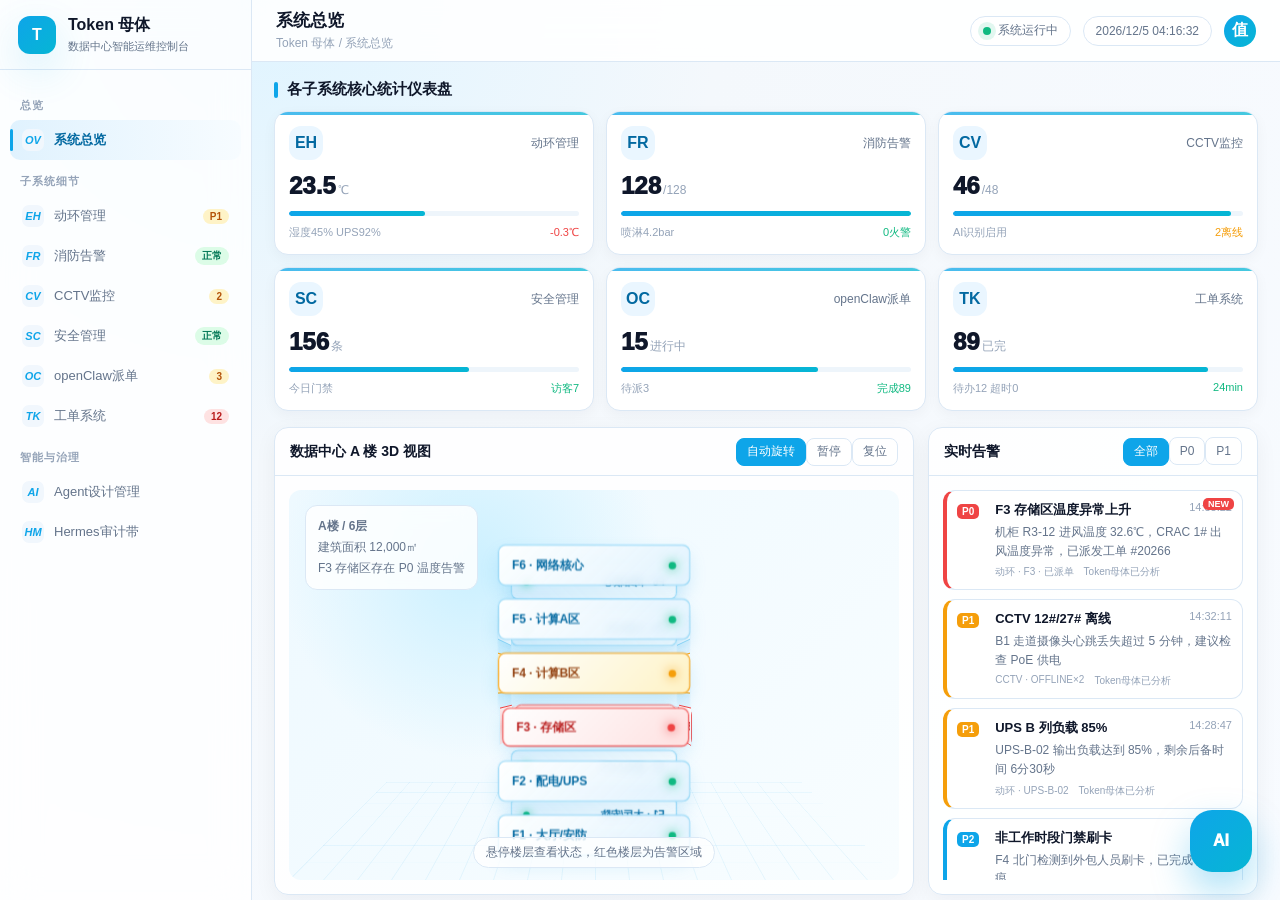
<file: backend/versions/v1.0/console.html>
<!DOCTYPE html>
<html lang="zh-CN">
<head>
  <meta charset="UTF-8" />
  <meta name="viewport" content="width=device-width, initial-scale=1.0" />
  <title>Token 母体 · 数据中心智能运维控制台</title>
  <style>
    :root{
      --page:#f4f8fc;--card:#fff;--soft:#eaf6ff;--soft2:#f8fbff;--line:#dbe8f5;
      --blue:#0ea5e9;--blue2:#06b6d4;--blue3:#0369a1;--green:#10b981;--orange:#f59e0b;--red:#ef4444;
      --title:#0f172a;--text:#334155;--muted:#64748b;--weak:#94a3b8;
      --shadow:0 10px 30px rgba(15,23,42,.08);--shadow2:0 16px 42px rgba(14,165,233,.16);
      --radius:14px;
    }
    *{box-sizing:border-box} body{margin:0;font-family:"Microsoft YaHei","PingFang SC",Segoe UI,sans-serif;background:radial-gradient(circle at 20% 0%,#dff4ff 0,#f4f8fc 34%,#f8fbff 100%);color:var(--text);height:100vh;overflow:hidden}
    .app{height:100vh;display:flex}.sidebar{width:252px;background:rgba(255,255,255,.82);border-right:1px solid var(--line);backdrop-filter:blur(18px);display:flex;flex-direction:column}.brand{height:70px;padding:16px 18px;display:flex;gap:12px;align-items:center;border-bottom:1px solid var(--line)}.logo{width:38px;height:38px;border-radius:12px;background:linear-gradient(135deg,var(--blue),var(--blue2));color:#fff;display:grid;place-items:center;font-weight:800;box-shadow:var(--shadow2)}.brand b{display:block;color:var(--title);font-size:16px}.brand span{font-size:11px;color:var(--muted)}
    .menu{padding:14px 10px;overflow:auto}.group{font-size:11px;font-weight:800;color:var(--weak);letter-spacing:.08em;margin:14px 10px 7px}.menu-item{height:40px;border-radius:10px;display:flex;align-items:center;gap:10px;padding:0 12px;cursor:pointer;color:var(--muted);font-size:13px;transition:.2s;position:relative}.menu-item:hover{background:var(--soft);color:var(--blue3);transform:translateX(2px)}.menu-item.active{background:linear-gradient(90deg,#e0f2fe,#f7fcff);color:var(--blue3);font-weight:800}.menu-item.active:before{content:"";position:absolute;left:0;top:9px;bottom:9px;width:3px;background:var(--blue);border-radius:3px}.menu-ico{width:22px;height:22px;border-radius:7px;display:grid;place-items:center;background:#f1f7fd;color:var(--blue);font-size:11px;font-weight:800}.badge{margin-left:auto;font-size:10px;border-radius:999px;padding:2px 7px;background:#dcfce7;color:#047857;font-weight:800}.badge.warn{background:#fef3c7;color:#b45309}.badge.danger{background:#fee2e2;color:#b91c1c}
    .main{flex:1;min-width:0;display:flex;flex-direction:column}.topbar{height:62px;background:rgba(255,255,255,.88);border-bottom:1px solid var(--line);display:flex;align-items:center;justify-content:space-between;padding:0 24px;backdrop-filter:blur(18px)}.crumb b{color:var(--title);font-size:17px}.crumb span{display:block;color:var(--weak);font-size:12px;margin-top:3px}.top-actions{display:flex;align-items:center;gap:12px}.pill{height:30px;border:1px solid var(--line);border-radius:999px;background:#fff;padding:0 12px;display:flex;align-items:center;gap:7px;font-size:12px;color:var(--muted)}.dot{width:8px;height:8px;border-radius:50%;background:var(--green);box-shadow:0 0 0 5px rgba(16,185,129,.12);animation:pulse 2s infinite}.avatar{width:32px;height:32px;border-radius:50%;background:linear-gradient(135deg,var(--blue),var(--blue2));color:#fff;display:grid;place-items:center;font-weight:800}
    .content{flex:1;overflow:auto;padding:18px 22px 92px}.page{display:none;animation:fade .22s ease}.page.active{display:block}.section-title{display:flex;align-items:center;gap:9px;font-weight:900;color:var(--title);font-size:15px;margin:0 0 12px}.section-title:before{content:"";width:4px;height:16px;border-radius:4px;background:var(--blue)}
    .metrics{display:grid;grid-template-columns:repeat(6,minmax(150px,1fr));gap:12px;margin-bottom:16px}.metric{background:var(--card);border:1px solid var(--line);border-radius:var(--radius);padding:14px;box-shadow:0 4px 14px rgba(15,23,42,.04);position:relative;overflow:hidden;transition:.25s}.metric:hover{transform:translateY(-3px);box-shadow:var(--shadow2);border-color:#9bdcff}.metric:after{content:"";position:absolute;inset:0 0 auto 0;height:3px;background:linear-gradient(90deg,var(--blue),var(--blue2));opacity:.75}.metric-head{display:flex;justify-content:space-between;align-items:center;margin-bottom:12px}.metric-ico{width:34px;height:34px;border-radius:12px;background:var(--soft);color:var(--blue3);font-weight:900;display:grid;place-items:center}.metric small{color:var(--muted);font-size:12px}.value{font-size:24px;font-weight:950;color:var(--title);font-variant-numeric:tabular-nums}.unit{font-size:12px;color:var(--weak);font-weight:500;margin-left:2px}.bar{height:5px;background:#eef5fb;border-radius:99px;margin:11px 0 9px;overflow:hidden}.bar i{display:block;height:100%;width:60%;background:linear-gradient(90deg,var(--blue),var(--blue2));border-radius:99px;transition:.7s}.meta{display:flex;justify-content:space-between;color:var(--weak);font-size:11px}.up{color:var(--green)}.down{color:var(--red)}.warnText{color:var(--orange)}
    .mid{display:grid;grid-template-columns:minmax(520px,2fr) minmax(330px,1fr);gap:14px;margin-bottom:16px}.panel{background:rgba(255,255,255,.92);border:1px solid var(--line);border-radius:var(--radius);box-shadow:0 6px 22px rgba(15,23,42,.05);overflow:hidden}.panel-h{height:48px;border-bottom:1px solid var(--line);display:flex;align-items:center;justify-content:space-between;padding:0 15px}.panel-h b{color:var(--title);font-size:14px}.panel-b{padding:14px}.btn{border:1px solid var(--line);background:#fff;color:var(--muted);border-radius:8px;height:28px;padding:0 10px;cursor:pointer;font-size:12px;transition:.18s}.btn:hover,.btn.active{background:var(--blue);border-color:var(--blue);color:#fff}
    .building{height:390px;border-radius:12px;background:radial-gradient(circle at 30% 20%,#cbf0ff 0,transparent 36%),linear-gradient(135deg,#eef9ff,#f8fdff);position:relative;overflow:hidden;perspective:1200px;display:grid;place-items:center}.building:before{content:"";position:absolute;inset:0;background-image:linear-gradient(rgba(14,165,233,.08) 1px,transparent 1px),linear-gradient(90deg,rgba(14,165,233,.08) 1px,transparent 1px);background-size:34px 34px;transform:perspective(700px) rotateX(62deg) translateY(40%);transform-origin:bottom}.building-info{position:absolute;left:16px;top:15px;background:rgba(255,255,255,.84);border:1px solid var(--line);border-radius:12px;padding:10px 12px;line-height:1.75;font-size:12px;color:var(--muted);backdrop-filter:blur(10px)}.stage{width:200px;height:310px;position:relative;transform-style:preserve-3d;animation:rotateBuilding 24s linear infinite}.stage.paused{animation-play-state:paused}.floor{position:absolute;left:50%;top:50%;width:178px;height:38px;margin-left:-89px;transform-style:preserve-3d;transition:.25s;cursor:pointer}.floor:hover{filter:brightness(1.02);scale:1.04}.face{position:absolute;inset:0;border:1px solid rgba(14,165,233,.42);border-radius:7px;background:linear-gradient(135deg,rgba(255,255,255,.96),rgba(224,242,254,.9));box-shadow:0 8px 18px rgba(14,165,233,.14);display:flex;align-items:center;justify-content:space-between;padding:0 12px;font-size:11px;font-weight:900;color:var(--blue3);backdrop-filter:blur(4px)}.front{transform:translateZ(89px)}.back{transform:translateZ(-89px) rotateY(180deg)}.right{transform:rotateY(90deg) translateZ(89px)}.left{transform:rotateY(-90deg) translateZ(89px)}.floor.alert .face{border-color:var(--red);background:linear-gradient(135deg,#fff,#fee2e2);color:#b91c1c;animation:alarm 1.4s infinite}.floor.warn .face{border-color:var(--orange);background:linear-gradient(135deg,#fff,#fef3c7);color:#92400e}.led{width:7px;height:7px;border-radius:50%;background:var(--green);box-shadow:0 0 10px var(--green)}.floor.alert .led{background:var(--red);box-shadow:0 0 10px var(--red)}.floor.warn .led{background:var(--orange);box-shadow:0 0 10px var(--orange)}.hint{position:absolute;bottom:12px;left:50%;transform:translateX(-50%);font-size:12px;color:var(--muted);background:rgba(255,255,255,.8);border:1px solid var(--line);border-radius:999px;padding:6px 12px}
    .alerts{height:390px;overflow:auto}.alert{display:flex;gap:10px;border:1px solid var(--line);border-left-width:4px;border-radius:12px;padding:10px;margin-bottom:9px;background:#fff;position:relative;animation:slideIn .22s ease}.alert:hover{background:#f8fcff;transform:translateX(2px)}.alert.p0{border-left-color:var(--red)}.alert.p1{border-left-color:var(--orange)}.alert.p2{border-left-color:var(--blue)}.alert.p3{border-left-color:var(--green)}.alert.new:after{content:"NEW";position:absolute;right:8px;top:7px;background:var(--red);color:#fff;border-radius:5px;padding:1px 5px;font-size:9px;font-weight:900;animation:blink 1.2s infinite}.level{font-size:10px;font-weight:900;color:#fff;border-radius:5px;padding:2px 5px;margin-right:6px}.p0 .level{background:var(--red)}.p1 .level{background:var(--orange)}.p2 .level{background:var(--blue)}.p3 .level{background:var(--green)}.alert-title{font-size:13px;font-weight:900;color:var(--title)}.alert-desc{font-size:12px;color:var(--muted);line-height:1.55;margin-top:4px}.alert-meta{display:flex;gap:10px;font-size:10px;color:var(--weak);margin-top:5px}.alert-time{font-size:11px;color:var(--weak);margin-left:auto;white-space:nowrap}
    .bottom{display:grid;grid-template-columns:1fr 1fr;gap:14px}.activity{display:flex;gap:11px;background:#f8fbff;border:1px solid var(--line);border-radius:12px;padding:11px;margin-bottom:10px;transition:.2s}.activity:hover{transform:translateY(-2px);box-shadow:var(--shadow)}.aico{width:34px;height:34px;border-radius:11px;background:linear-gradient(135deg,var(--blue),var(--blue2));color:#fff;display:grid;place-items:center;font-size:12px;font-weight:900;flex:0 0 auto}.activity h4{margin:0 0 4px;color:var(--title);font-size:13px}.activity p{margin:0;color:var(--muted);font-size:12px;line-height:1.5}.trace{display:flex;align-items:center;gap:5px;margin-top:8px;flex-wrap:wrap}.node{font-size:10px;border-radius:999px;padding:3px 7px;background:#e0f2fe;color:var(--blue3);font-weight:900}.node.done{background:#dcfce7;color:#047857}.node.active{background:var(--blue);color:#fff;animation:nodePulse 1.3s infinite}.arrow{font-size:10px;color:var(--weak)}.tag{display:inline-block;font-size:10px;font-weight:900;border-radius:6px;padding:2px 6px;background:#e0f2fe;color:var(--blue3);margin-top:7px}.tag.warn{background:#fef3c7;color:#b45309}.tag.danger{background:#fee2e2;color:#b91c1c}.tag.ok{background:#dcfce7;color:#047857}.actions{display:flex;gap:7px;margin-top:8px}
    .details{display:grid;grid-template-columns:repeat(4,1fr);gap:12px}.detail-card{background:#fff;border:1px solid var(--line);border-radius:14px;padding:14px;box-shadow:0 6px 20px rgba(15,23,42,.04)}.detail-card h3{margin:0 0 12px;color:var(--title);font-size:14px}.kv{display:flex;justify-content:space-between;border-bottom:1px dashed #e8f0f8;padding:8px 0;font-size:12px}.kv span:first-child{color:var(--muted)}.kv strong{color:var(--title)}
    .ai-fab{position:fixed;right:28px;bottom:28px;width:62px;height:62px;border-radius:22px;background:linear-gradient(135deg,var(--blue),var(--blue2));box-shadow:0 18px 38px rgba(14,165,233,.35);display:grid;place-items:center;color:#fff;font-weight:950;cursor:pointer;z-index:50;animation:float 3s ease-in-out infinite}.ai-dialog{position:fixed;right:28px;bottom:104px;width:390px;height:520px;background:#fff;border:1px solid var(--line);border-radius:20px;box-shadow:0 28px 70px rgba(15,23,42,.22);display:none;flex-direction:column;overflow:hidden;z-index:51}.ai-dialog.open{display:flex;animation:pop .2s ease}.ai-head{height:58px;background:linear-gradient(135deg,var(--blue),var(--blue2));color:#fff;display:flex;align-items:center;justify-content:space-between;padding:0 16px}.ai-head b{font-size:15px}.ai-head small{display:block;opacity:.86;font-size:11px;margin-top:2px}.ai-close{border:0;background:rgba(255,255,255,.18);color:#fff;border-radius:9px;width:30px;height:30px;cursor:pointer}.msgs{flex:1;background:#f6fbff;padding:14px;overflow:auto}.msg{display:flex;margin-bottom:10px}.bubble{max-width:78%;border-radius:14px;padding:9px 11px;font-size:13px;line-height:1.55;box-shadow:0 2px 8px rgba(15,23,42,.05)}.msg.user{justify-content:flex-end}.msg.user .bubble{background:var(--blue);color:#fff;border-bottom-right-radius:4px}.msg.bot .bubble{background:#fff;color:var(--text);border:1px solid var(--line);border-bottom-left-radius:4px}.ai-input{height:62px;border-top:1px solid var(--line);display:flex;gap:8px;padding:10px;background:#fff}.ai-input input{flex:1;border:1px solid var(--line);border-radius:12px;padding:0 12px;outline:none}.ai-input input:focus{border-color:var(--blue);box-shadow:0 0 0 3px rgba(14,165,233,.1)}.ai-input button{border:0;border-radius:12px;background:var(--blue);color:#fff;padding:0 16px;font-weight:900;cursor:pointer}.hidden{display:none!important}
    @keyframes rotateBuilding{from{transform:rotateX(-15deg) rotateY(0)}to{transform:rotateX(-15deg) rotateY(360deg)}}@keyframes alarm{50%{box-shadow:0 0 26px rgba(239,68,68,.45)}}@keyframes pulse{50%{box-shadow:0 0 0 8px rgba(16,185,129,0)}}@keyframes blink{50%{opacity:.45}}@keyframes slideIn{from{opacity:0;transform:translateX(-30px)}to{opacity:1;transform:translateX(0)}}@keyframes nodePulse{50%{transform:scale(1.08)}}@keyframes fade{from{opacity:0;transform:translateY(4px)}to{opacity:1;transform:translateY(0)}}@keyframes float{50%{transform:translateY(-7px)}}@keyframes pop{from{opacity:0;transform:translateY(8px) scale(.98)}to{opacity:1;transform:translateY(0) scale(1)}}
    @media(max-width:1400px){.metrics{grid-template-columns:repeat(3,1fr)}.details{grid-template-columns:repeat(2,1fr)}}@media(max-width:1100px){.sidebar{width:216px}.mid,.bottom{grid-template-columns:1fr}.metrics{grid-template-columns:repeat(2,1fr)}}
  </style>
</head>
<body>
<div class="app">
  <aside class="sidebar">
    <div class="brand"><div class="logo">T</div><div><b>Token 母体</b><span>数据中心智能运维控制台</span></div></div>
    <nav class="menu" id="menu">
      <div class="group">总览</div><div class="menu-item active" data-page="overview" data-agent="token母体-总览"><i class="menu-ico">OV</i>系统总览</div>
      <div class="group">子系统细节</div>
      <div class="menu-item" data-page="env" data-agent="token母体-动环"><i class="menu-ico">EH</i>动环管理<span class="badge warn">P1</span></div>
      <div class="menu-item" data-page="fire" data-agent="token母体-消防"><i class="menu-ico">FR</i>消防告警<span class="badge">正常</span></div>
      <div class="menu-item" data-page="cctv" data-agent="token母体-CCTV"><i class="menu-ico">CV</i>CCTV监控<span class="badge warn">2</span></div>
      <div class="menu-item" data-page="security" data-agent="token母体-安防"><i class="menu-ico">SC</i>安全管理<span class="badge">正常</span></div>
      <div class="menu-item" data-page="openclaw" data-agent="token母体-openClaw"><i class="menu-ico">OC</i>openClaw派单<span class="badge warn">3</span></div>
      <div class="menu-item" data-page="ticket" data-agent="token母体-工单"><i class="menu-ico">TK</i>工单系统<span class="badge danger">12</span></div>
      <div class="group">智能与治理</div><div class="menu-item" data-page="agent" data-agent="token母体-总览"><i class="menu-ico">AI</i>Agent设计管理</div><div class="menu-item" data-page="hermes" data-agent="token母体-总览"><i class="menu-ico">HM</i>Hermes审计带</div>
    </nav>
  </aside>
  <main class="main">
    <header class="topbar"><div class="crumb"><b id="pageTitle">系统总览</b><span id="breadcrumb">Token 母体 / 系统总览</span></div><div class="top-actions"><div class="pill"><i class="dot"></i>系统运行中</div><div class="pill" id="clock">--:--:--</div><div class="avatar">值</div></div></header>
    <section class="content" id="content">
      <div class="page active" id="page-overview">
        <div class="section-title">各子系统核心统计仪表盘</div>
        <div class="metrics">
          <article class="metric" data-base="23.5"><div class="metric-head"><div class="metric-ico">EH</div><small>动环管理</small></div><div class="value">23.5<span class="unit">℃</span></div><div class="bar"><i style="width:47%"></i></div><div class="meta"><span>湿度45% UPS92%</span><span class="down">-0.3℃</span></div></article>
          <article class="metric" data-base="100"><div class="metric-head"><div class="metric-ico">FR</div><small>消防告警</small></div><div class="value">128<span class="unit">/128</span></div><div class="bar"><i style="width:100%"></i></div><div class="meta"><span>喷淋4.2bar</span><span class="up">0火警</span></div></article>
          <article class="metric" data-base="96"><div class="metric-head"><div class="metric-ico">CV</div><small>CCTV监控</small></div><div class="value">46<span class="unit">/48</span></div><div class="bar"><i style="width:96%"></i></div><div class="meta"><span>AI识别启用</span><span class="warnText">2离线</span></div></article>
          <article class="metric" data-base="156"><div class="metric-head"><div class="metric-ico">SC</div><small>安全管理</small></div><div class="value">156<span class="unit">条</span></div><div class="bar"><i style="width:62%"></i></div><div class="meta"><span>今日门禁</span><span class="up">访客7</span></div></article>
          <article class="metric" data-base="15"><div class="metric-head"><div class="metric-ico">OC</div><small>openClaw派单</small></div><div class="value">15<span class="unit">进行中</span></div><div class="bar"><i style="width:68%"></i></div><div class="meta"><span>待派3</span><span class="up">完成89</span></div></article>
          <article class="metric" data-base="89"><div class="metric-head"><div class="metric-ico">TK</div><small>工单系统</small></div><div class="value">89<span class="unit">已完</span></div><div class="bar"><i style="width:88%"></i></div><div class="meta"><span>待办12 超时0</span><span class="up">24min</span></div></article>
        </div>
        <div class="mid">
          <div class="panel"><div class="panel-h"><b>数据中心 A 楼 3D 视图</b><div><button class="btn active" id="autoRotate">自动旋转</button><button class="btn" id="pauseRotate">暂停</button><button class="btn" id="resetView">复位</button></div></div><div class="panel-b"><div class="building"><div class="building-info"><b>A楼 / 6层</b><br>建筑面积 12,000㎡<br>F3 存储区存在 P0 温度告警</div><div class="stage" id="stage"></div><div class="hint">悬停楼层查看状态，红色楼层为告警区域</div></div></div></div>
          <div class="panel"><div class="panel-h"><b>实时告警</b><div><button class="btn active" data-filter="all">全部</button><button class="btn" data-filter="p0">P0</button><button class="btn" data-filter="p1">P1</button></div></div><div class="panel-b"><div class="alerts" id="alerts"></div></div></div>
        </div>
        <div class="section-title">系统自动化与人工协作</div><div class="bottom"><div class="panel"><div class="panel-h"><b>系统在做什么</b><span class="tag">LangGraph</span></div><div class="panel-b" id="systemFlow"></div></div><div class="panel"><div class="panel-h"><b>人在做什么</b><span class="tag warn">Human-in-loop</span></div><div class="panel-b" id="humanFlow"></div></div></div>
      </div>
      <div class="page" id="page-detail"><div class="section-title" id="detailTitle">子系统细节数据</div><div class="details" id="details"></div></div>
    </section>
  </main>
</div>
<div class="ai-fab" id="aiFab">AI</div><div class="ai-dialog" id="aiDialog"><div class="ai-head"><div><b id="aiTitle">Token母体-总览</b><small id="aiSub">已接入当前页面上下文</small></div><button class="ai-close" id="aiClose">×</button></div><div class="msgs" id="msgs"><div class="msg bot"><div class="bubble">你好，我是 Token 母体。你可以问我当前页面的告警、工单、楼层和处置建议。</div></div></div><div class="ai-input"><input id="aiInput" placeholder="输入问题，例如：F3温度异常怎么处置？"/><button id="aiSend">发送</button></div></div>
<script>
const $=s=>document.querySelector(s),$$=s=>document.querySelectorAll(s);let currentAgent="token母体-总览";
const floorData=[['F6','网络核心',''],['F5','计算A区',''],['F4','计算B区','warn'],['F3','存储区','alert'],['F2','配电/UPS',''],['F1','大厅/安防','']];
$('#stage').innerHTML=floorData.map((f,i)=>`<div class="floor ${f[2]}" style="transform:translateY(${i*50-130}px)" title="${f[0]} ${f[1]}">${['front','back','right','left'].map(c=>`<div class="face ${c}"><span>${f[0]} · ${f[1]}</span><i class="led"></i></div>`).join('')}</div>`).join('');
const alertSeed=[['p0','P0','F3 存储区温度异常上升','机柜 R3-12 进风温度 32.6℃，CRAC 1# 出风温度异常，已派发工单 #20266','动环 · F3 · 已派单','14:35:22'],['p1','P1','CCTV 12#/27# 离线','B1 走道摄像头心跳丢失超过 5 分钟，建议检查 PoE 供电','CCTV · OFFLINE×2','14:32:11'],['p1','P1','UPS B 列负载 85%','UPS-B-02 输出负载达到 85%，剩余后备时间 6分30秒','动环 · UPS-B-02','14:28:47'],['p2','P2','非工作时段门禁刷卡','F4 北门检测到外包人员刷卡，已完成审批留痕','安防 · 已审批','14:25:08'],['p2','P2','核心交换机端口拥塞','Core-SW-01 Gi1/0/24 带宽利用率 92%','网络 · SNMP','14:18:32'],['p3','P3','F2 配电巡检完成','配电柜 A/B/C 列电压电流正常，接地阻值 0.3Ω','动环 · RECOVER','14:10:00'],['p3','P3','日志归档完成','今日 14:00 归档日志 12.8GB，成功率 100%','系统 · 定时任务','14:00:00']];
function alertHTML(a,i=0){return `<div class="alert ${a[0]} ${i===0?'new':''}" data-level="${a[0]}"><div><span class="level">${a[1]}</span></div><div style="flex:1"><div style="display:flex;gap:8px"><span class="alert-title">${a[2]}</span><span class="alert-time">${a[5]}</span></div><div class="alert-desc">${a[3]}</div><div class="alert-meta"><span>${a[4]}</span><span>Token母体已分析</span></div></div></div>`}function renderAlerts(){ $('#alerts').innerHTML=alertSeed.map(alertHTML).join('')}renderAlerts();
$('#systemFlow').innerHTML=[['Web-Surfer Agent · F3故障根因分析','读取历史告警、遥测曲线和CRAC日志，正在推理冷热通道气流问题','START,router,search,llm_reason,tool_call,action'],['Predict-Recommend · 15分钟温度预测','建议 CRAC 2# 出风口 -1.5℃，置信度 92%，等待人工审批','collect,predict,score,recommend,approve'],['Hermes 缰绳 · 触发冷却异常SOP','P0告警进入自动处置流程，生成工单并通知飞书群','match,guardrail,dispatch,audit']].map(x=>`<div class="activity"><div class="aico">AI</div><div><h4>${x[0]}</h4><p>${x[1]}</p><div class="trace">${x[2].split(',').map((n,i)=>`<span class="node ${i===0?'active':''}">${n}</span>${i<x[2].split(',').length-1?'<span class="arrow">→</span>':''}`).join('')}</div></div></div>`).join('');
$('#humanFlow').innerHTML=[['飞书审批 · 调整 CRAC 2# 出风温度','来自预测推荐 Agent，风险等级中，置信度92%','批准','拒绝'],['工单 #20266 · F3 存储区冷却故障','分配给李工，P0，SLA剩余11分钟','查看','转派'],['飞书群通知 · 运维小组','F3出现P0告警，李工已到现场，10分钟内反馈','已读9/12','催办'],['工单 #20265 · CCTV离线检修','分配给王工，检查PoE供电与网线状态','查看','关闭']].map(x=>`<div class="activity"><div class="aico" style="background:linear-gradient(135deg,var(--orange),#fbbf24)">人</div><div><h4>${x[0]}</h4><p>${x[1]}</p><div class="actions"><button class="btn">${x[2]}</button><button class="btn">${x[3]}</button></div></div></div>`).join('');
const detailMap={env:['CRAC 1# 出风温度|18.9℃','CRAC 2# 状态|自动调节','机房平均温度|23.5℃','最高热通道|32.6℃','湿度|45%','UPS-A 电量|92%','UPS-B 负载|85%','配电柜接地|0.3Ω','PDU在线率|100%','水浸传感器|正常','新风系统|运行','能耗PUE|1.42'],fire:['烟感在线|128/128','消防主机|正常','喷淋压力|4.2bar','气灭分区|6/6就绪','手报按钮|32/32','声光报警|正常','消防泵|待机','水压阈值|正常'],cctv:['视频通道|46/48','离线摄像头|12#,27#','NVR存储|72%','AI徘徊检测|3次','遮挡检测|0','码流健康|94%','回放可用|30天','关键区域覆盖|100%'],security:['今日门禁|156条','访客|7人','异常入侵|0','非工作刷卡|1次','门磁状态|正常','双人复核|开启','权限过期|2人','审计留痕|完整'],openclaw:['待派单|3','进行中|15','今日完成|89','平均派单|47秒','失败重试|1','调度队列|健康','SOP模板|28个','Webhook|正常'],ticket:['待办|12','P0工单|1','超时|0','平均处理|24分钟','今日关闭|89','满意度|98%','SLA达成|99.1%','现场任务|4']};
function renderDetail(page,title){$('#detailTitle').textContent=title+' · 细节数据';$('#details').innerHTML=(detailMap[page]||detailMap.env).map(v=>{const [k,val]=v.split('|');return `<div class="detail-card"><h3>${k}</h3><div class="kv"><span>当前值</span><strong>${val}</strong></div><div class="kv"><span>状态</span><strong>已接入</strong></div><div class="kv"><span>更新时间</span><strong>实时</strong></div></div>`}).join('')}
$$('.menu-item').forEach(m=>m.onclick=()=>{ $$('.menu-item').forEach(x=>x.classList.remove('active'));m.classList.add('active');const page=m.dataset.page,title=m.textContent.replace(/P1|正常|2|3|12/g,'').trim();currentAgent=m.dataset.agent||'token母体-总览';$('#pageTitle').textContent=title;$('#breadcrumb').textContent='Token 母体 / '+title;$('#aiTitle').textContent=currentAgent;$('#content').style.opacity=.25;setTimeout(()=>$('#content').style.opacity=1,80);if(page==='overview'){$('#page-overview').classList.add('active');$('#page-detail').classList.remove('active')}else{$('#page-overview').classList.remove('active');$('#page-detail').classList.add('active');renderDetail(page,title)}});
$$('[data-filter]').forEach(b=>b.onclick=()=>{$$('[data-filter]').forEach(x=>x.classList.remove('active'));b.classList.add('active');const f=b.dataset.filter;$$('.alert').forEach(a=>a.classList.toggle('hidden',f!=='all'&&a.dataset.level!==f))});
$('#pauseRotate').onclick=()=>{$('#stage').classList.add('paused');$('#pauseRotate').classList.add('active');$('#autoRotate').classList.remove('active')};$('#autoRotate').onclick=()=>{$('#stage').classList.remove('paused');$('#autoRotate').classList.add('active');$('#pauseRotate').classList.remove('active')};$('#resetView').onclick=()=>{$('#stage').style.animation='none';void $('#stage').offsetWidth;$('#stage').style.animation='rotateBuilding 24s linear infinite'};
function tick(){const n=new Date();$('#clock').textContent=n.toLocaleString('zh-CN',{hour12:false})}tick();setInterval(tick,1000);
setInterval(()=>{$$('.metric').forEach(c=>{const v=c.querySelector('.value'),bar=c.querySelector('.bar i');const raw=parseFloat(v.childNodes[0].textContent);if(!isNaN(raw)&&raw<200){const nv=Math.max(0,raw+(Math.random()-.5)*2);v.childNodes[0].textContent=raw%1?nv.toFixed(1):Math.round(nv);bar.style.width=Math.max(20,Math.min(100,parseFloat(bar.style.width)+(Math.random()-.5)*8))+'%'}})},5000);
setInterval(()=>{const nodes=[...$$('.trace .node')];const cur=nodes.findIndex(n=>n.classList.contains('active'));nodes.forEach(n=>n.classList.remove('active','done'));nodes.forEach((n,i)=>{if(i<((cur+1)%nodes.length))n.classList.add('done')});nodes[(cur+1)%nodes.length].classList.add('active')},4000);
setInterval(()=>{const a=alertSeed[Math.floor(Math.random()*alertSeed.length)];$('#alerts').insertAdjacentHTML('afterbegin',alertHTML(a,0));if($$('#alerts .alert').length>10)$('#alerts .alert:last-child').remove()},25000);
$('#aiFab').onclick=()=>$('#aiDialog').classList.toggle('open');$('#aiClose').onclick=()=>$('#aiDialog').classList.remove('open');function addMsg(type,text){$('#msgs').insertAdjacentHTML('beforeend',`<div class="msg ${type}"><div class="bubble">${text}</div></div>`);$('#msgs').scrollTop=$('#msgs').scrollHeight}async function sendMsg(){const input=$('#aiInput'),msg=input.value.trim();if(!msg)return;addMsg('user',msg);input.value='';$('#aiSend').disabled=true;try{const r=await fetch('/agent/chat',{method:'POST',headers:{'Content-Type':'application/json'},body:JSON.stringify({agent:currentAgent,message:msg})});const d=await r.json();setTimeout(()=>addMsg('bot',d.reply||'已收到。'),500)}catch(e){addMsg('bot','当前无法连接后端 Agent，但我已记录你的问题。')}finally{$('#aiSend').disabled=false}}$('#aiSend').onclick=sendMsg;$('#aiInput').onkeydown=e=>{if(e.key==='Enter')sendMsg()};
</script>
</body>
</html>
</file>
<file: frontend/style.css>
/* ==================== DESIGN TOKENS · 浅蓝主题 ==================== */
:root {
    /* 浅蓝主色板 */
    --bg-base: #F0F9FF;          /* 晨雾蓝（页面底色） */
    --bg-soft: #E0F2FE;          /* 浅天蓝（区块） */
    --bg-card: #FFFFFF;          /* 卡片白 */
    --bg-grid: #DBEAFE;          /* 网格线 */

    --primary-500: #0EA5E9;      /* 信任蓝（主） */
    --primary-600: #0284C7;      /* 深一档 */
    --primary-400: #38BDF8;
    --primary-300: #7DD3FC;
    --primary-100: #E0F2FE;

    --cyan-500: #06B6D4;
    --cyan-400: #22D3EE;

    --token-glow: rgba(14, 165, 233, 0.35);

    /* 文本 */
    --text-primary: #0F172A;
    --text-secondary: #334155;
    --text-muted: #64748B;
    --text-dim: #94A3B8;
    --text-inverse: #FFFFFF;

    /* 边框 / 玻璃 */
    --border-soft: rgba(14, 165, 233, 0.18);
    --border-mid:  rgba(14, 165, 233, 0.32);
    --glass-bg: rgba(255, 255, 255, 0.7);
    --glass-bg-strong: rgba(255, 255, 255, 0.9);

    /* 阴影（柔和浅蓝） */
    --shadow-sm: 0 2px 6px rgba(14, 165, 233, 0.08);
    --shadow-md: 0 8px 24px rgba(14, 165, 233, 0.12);
    --shadow-lg: 0 18px 40px rgba(14, 165, 233, 0.18);
    --shadow-glow: 0 0 40px rgba(14, 165, 233, 0.28);

    /* 间距 */
    --space-xs: 0.5rem;
    --space-sm: 1rem;
    --space-md: 1.5rem;
    --space-lg: 2rem;
    --space-xl: 3rem;
    --space-2xl: 4rem;

    /* 字体 */
    --font-family: -apple-system, BlinkMacSystemFont, 'Segoe UI', 'PingFang SC', 'Noto Sans CJK SC', sans-serif;
    --font-mono: 'SF Mono', 'JetBrains Mono', 'Fira Code', monospace;

    /* 圆角 */
    --radius-sm: 6px;
    --radius-md: 10px;
    --radius-lg: 16px;
    --radius-xl: 22px;
    --radius-pill: 999px;

    /* 过渡 */
    --tr-fast: 150ms cubic-bezier(.4,0,.2,1);
    --tr-base: 220ms cubic-bezier(.4,0,.2,1);
    --tr-slow: 360ms cubic-bezier(.4,0,.2,1);
}

* { margin: 0; padding: 0; box-sizing: border-box; }
html { scroll-behavior: smooth; }
body {
    font-family: var(--font-family);
    color: var(--text-primary);
    line-height: 1.6;
    overflow-x: hidden;
    background:
        radial-gradient(1200px 600px at 80% -10%, #BAE6FD 0%, transparent 60%),
        radial-gradient(1000px 500px at -10% 30%, #DBEAFE 0%, transparent 55%),
        linear-gradient(180deg, var(--bg-base) 0%, #FFFFFF 100%);
    min-height: 100vh;
}

.container {
    max-width: 1280px;
    margin: 0 auto;
    padding: 0 var(--space-lg);
}

/* ==================== NAVBAR ==================== */
.navbar {
    position: sticky;
    top: 0;
    z-index: 100;
    background: rgba(240, 249, 255, 0.85);
    backdrop-filter: blur(14px);
    -webkit-backdrop-filter: blur(14px);
    border-bottom: 1px solid var(--border-soft);
}
.nav-content {
    display: flex;
    justify-content: space-between;
    align-items: center;
    height: 68px;
}
.logo-section { display: flex; align-items: center; gap: 12px; cursor: pointer; transition: transform var(--tr-fast); }
.logo-section:hover { transform: translateY(-1px); }
.logo-mark { width: 40px; height: 40px; display: grid; place-items: center; filter: drop-shadow(0 2px 6px rgba(14,165,233,.25)); }
.brand-name { font-size: 18px; font-weight: 700; color: var(--text-primary); letter-spacing: 0.3px; }
.brand-tagline { font-size: 12px; color: var(--text-muted); }
.nav-links { display: flex; gap: 6px; align-items: center; }
.nav-link {
    color: var(--text-secondary);
    text-decoration: none;
    padding: 8px 14px;
    border-radius: var(--radius-pill);
    font-size: 14px;
    transition: all var(--tr-fast);
}
.nav-link:hover { background: var(--primary-100); color: var(--primary-600); }
.nav-highlight {
    background: linear-gradient(135deg, var(--primary-500), var(--cyan-500));
    color: #fff !important;
    box-shadow: var(--shadow-sm);
}
.nav-highlight:hover { color: #fff !important; transform: translateY(-1px); box-shadow: var(--shadow-md); }

/* ==================== HERO ==================== */
.hero {
    position: relative;
    padding: var(--space-2xl) 0 var(--space-xl);
    overflow: hidden;
}
.hero-bg-grid {
    position: absolute; inset: 0;
    background-image:
        linear-gradient(var(--bg-grid) 1px, transparent 1px),
        linear-gradient(90deg, var(--bg-grid) 1px, transparent 1px);
    background-size: 48px 48px;
    mask-image: radial-gradient(ellipse at center, #000 30%, transparent 80%);
    -webkit-mask-image: radial-gradient(ellipse at center, #000 30%, transparent 80%);
    opacity: 0.6;
    pointer-events: none;
}
.hero-grid {
    position: relative;
    display: grid;
    grid-template-columns: 1.05fr 1fr;
    gap: var(--space-xl);
    align-items: center;
}
@media (max-width: 980px) { .hero-grid { grid-template-columns: 1fr; } }

.hero-badge {
    display: inline-flex; align-items: center; gap: 8px;
    padding: 6px 14px;
    background: var(--glass-bg-strong);
    border: 1px solid var(--border-soft);
    border-radius: var(--radius-pill);
    font-size: 12px;
    color: var(--primary-600);
    box-shadow: var(--shadow-sm);
    margin-bottom: var(--space-md);
}
.badge-dot { width: 8px; height: 8px; border-radius: 50%; background: var(--primary-500); box-shadow: 0 0 0 4px rgba(14,165,233,.18); animation: pulse 1.8s ease-in-out infinite; }
@keyframes pulse { 0%,100% { opacity: 1; } 50% { opacity: .4; } }

.hero-title {
    font-size: clamp(2rem, 4vw, 3.2rem);
    line-height: 1.15;
    font-weight: 800;
    color: var(--text-primary);
    margin-bottom: var(--space-sm);
    letter-spacing: -0.5px;
}
.title-token {
    background: linear-gradient(135deg, var(--primary-500), var(--cyan-500));
    -webkit-background-clip: text;
    background-clip: text;
    color: transparent;
}
.title-accent { color: var(--primary-600); position: relative; }
.title-accent::after {
    content: ''; position: absolute; left: 0; right: 0; bottom: -4px; height: 8px;
    background: linear-gradient(90deg, rgba(14,165,233,.25), rgba(6,182,212,.05));
    border-radius: 4px; z-index: -1;
}

.hero-subtitle { font-size: 1.05rem; color: var(--primary-600); margin-bottom: var(--space-xs); font-weight: 500; }
.hero-description { font-size: 0.98rem; color: var(--text-secondary); max-width: 520px; margin-bottom: var(--space-lg); }

.hero-cta { display: flex; gap: var(--space-sm); margin-bottom: var(--space-lg); flex-wrap: wrap; }
.cta-button {
    display: inline-flex; align-items: center; gap: 8px;
    padding: 12px 22px;
    border-radius: var(--radius-pill);
    text-decoration: none;
    font-size: 14px; font-weight: 600;
    transition: all var(--tr-base);
    cursor: pointer;
}
.cta-button.primary {
    background: linear-gradient(135deg, var(--primary-500), var(--cyan-500));
    color: #fff;
    box-shadow: var(--shadow-md);
}
.cta-button.primary:hover { transform: translateY(-2px); box-shadow: var(--shadow-lg); }
.cta-button.secondary {
    background: var(--glass-bg-strong);
    color: var(--primary-600);
    border: 1px solid var(--border-mid);
}
.cta-button.secondary:hover { background: var(--primary-100); }
.arrow { font-size: 10px; }

/* Token 输入 */
.token-input-wrap {
    display: flex; gap: 8px;
    background: var(--glass-bg-strong);
    border: 1px solid var(--border-mid);
    border-radius: var(--radius-pill);
    padding: 6px 6px 6px 18px;
    max-width: 540px;
    box-shadow: var(--shadow-sm);
    transition: box-shadow var(--tr-base), border-color var(--tr-base);
}
.token-input-wrap:focus-within { border-color: var(--primary-500); box-shadow: var(--shadow-glow); }
.token-input {
    flex: 1; border: none; outline: none; background: transparent;
    font-size: 14px; color: var(--text-primary); font-family: inherit;
}
.token-input::placeholder { color: var(--text-dim); }
.token-input-btn {
    border: none; cursor: pointer;
    background: linear-gradient(135deg, var(--primary-500), var(--cyan-500));
    color: #fff; padding: 10px 20px;
    border-radius: var(--radius-pill);
    font-weight: 600; font-size: 13px;
    transition: transform var(--tr-fast);
}
.token-input-btn:hover { transform: translateX(2px); }

.token-hint { margin-top: 12px; font-size: 13px; color: var(--text-muted); display: flex; flex-wrap: wrap; gap: 6px; align-items: center; }
.chip {
    cursor: pointer;
    padding: 4px 12px;
    border-radius: var(--radius-pill);
    background: var(--primary-100);
    color: var(--primary-600);
    font-size: 12px;
    border: 1px solid var(--border-soft);
    transition: all var(--tr-fast);
}
.chip:hover { background: var(--primary-500); color: #fff; transform: translateY(-1px); }

/* ==================== MATRIX STAGE · 母体动画舞台 ==================== */
.matrix-stage {
    position: relative;
    aspect-ratio: 1;
    max-width: 560px;
    margin: 0 auto;
    width: 100%;
    border-radius: var(--radius-xl);
    background:
        radial-gradient(circle at 50% 50%, rgba(186, 230, 253, 0.45) 0%, transparent 60%),
        var(--glass-bg-strong);
    border: 1px solid var(--border-soft);
    box-shadow: var(--shadow-lg);
    padding: 8px;
}
.matrix-svg { width: 100%; height: 100%; display: block; }

/* 光环呼吸 */
.ring { transform-origin: 260px 260px; }
.ring-outer { animation: ringPulse 6s ease-in-out infinite; }
.ring-mid   { animation: ringPulse 6s ease-in-out infinite .8s reverse; }
.ring-inner { animation: ringPulse 4s ease-in-out infinite .3s; }
@keyframes ringPulse {
    0%,100% { transform: scale(1); opacity: .55; }
    50%     { transform: scale(1.04); opacity: .9; }
}

/* 通道虚线流动 */
.channels line {
    stroke-dasharray: 4 6;
    animation: dash 1.6s linear infinite;
}
@keyframes dash { to { stroke-dashoffset: -40; } }

/* 中心母体呼吸 */
.core { transform-origin: 260px 260px; animation: coreBreath 3.6s ease-in-out infinite; }
@keyframes coreBreath {
    0%,100% { transform: scale(1); }
    50%     { transform: scale(1.06); }
}
.core-label {
    font-family: var(--font-mono);
    font-size: 18px; font-weight: 700; letter-spacing: 2px; fill: #FFFFFF;
}
.core-sub { font-size: 12px; fill: #FFFFFF; opacity: 0.85; letter-spacing: 6px; }

/* 双手呵护：上托下护的轻微呼吸 */
.guardian-hand {
    transform-origin: 260px 260px;
    filter: drop-shadow(0 4px 10px rgba(14, 165, 233, 0.25));
}
.hand-top-left  { animation: handHugTop 4s ease-in-out infinite; }
.hand-top-right { animation: handHugTop 4s ease-in-out infinite; }
.hand-bot-left  { animation: handHugBot 4s ease-in-out infinite; }
.hand-bot-right { animation: handHugBot 4s ease-in-out infinite; }
@keyframes handHugTop {
    0%, 100% { transform: translateY(0); }
    50%      { transform: translateY(6px); }   /* 上方手下压，更靠近 Token */
}
@keyframes handHugBot {
    0%, 100% { transform: translateY(0); }
    50%      { transform: translateY(-6px); }  /* 下方手上托，更靠近 Token */
}
.guardian-label { font-size: 12px; fill: var(--primary-600); font-weight: 600; letter-spacing: 1px; }

/* 端点 */
.endpoints text { font-size: 11px; fill: var(--text-secondary); font-weight: 600; }
.endpoints circle { transition: all var(--tr-base); }
.ep-hit circle { fill: var(--primary-500) !important; r: 18; }
.ep-hit text   { fill: var(--primary-600); }

/* 粒子标签 */
.particle-label { font-size: 11px; fill: var(--primary-600); font-weight: 700; }
.particle circle { filter: drop-shadow(0 0 6px var(--token-glow)); }

/* 图例 */
.stage-legend {
    position: absolute; left: 50%; bottom: 12px; transform: translateX(-50%);
    display: flex; gap: 14px; font-size: 12px; color: var(--text-muted);
    background: var(--glass-bg-strong); padding: 6px 14px;
    border-radius: var(--radius-pill); border: 1px solid var(--border-soft);
    box-shadow: var(--shadow-sm);
}
.legend-item { display: inline-flex; align-items: center; gap: 6px; }
.dot { display: inline-block; width: 8px; height: 8px; border-radius: 50%; }
.dot-human { background: #38BDF8; }
.dot-ai { background: #06B6D4; }
.dot-token { background: #0EA5E9; box-shadow: 0 0 0 3px rgba(14,165,233,.2); }

/* ==================== SECTION TITLES ==================== */
.section-title {
    font-size: clamp(1.6rem, 2.6vw, 2.2rem);
    font-weight: 800;
    color: var(--text-primary);
    text-align: center;
    margin-bottom: var(--space-xs);
    letter-spacing: -0.3px;
}
.section-subtitle {
    text-align: center;
    color: var(--text-muted);
    margin-bottom: var(--space-xl);
    font-size: 0.98rem;
}

/* ==================== MATRIX INTRO ==================== */
.matrix-intro { padding: var(--space-2xl) 0; }
.intro-grid { display: grid; grid-template-columns: repeat(3, 1fr); gap: var(--space-md); }
@media (max-width: 880px) { .intro-grid { grid-template-columns: 1fr; } }
.intro-card {
    background: var(--bg-card);
    border: 1px solid var(--border-soft);
    border-radius: var(--radius-lg);
    padding: var(--space-lg);
    text-align: center;
    box-shadow: var(--shadow-sm);
    transition: all var(--tr-base);
}
.intro-card:hover { transform: translateY(-4px); box-shadow: var(--shadow-md); border-color: var(--border-mid); }
.intro-icon { font-size: 32px; margin-bottom: 12px; }
.intro-title { font-size: 1.1rem; color: var(--text-primary); margin-bottom: 8px; font-weight: 700; }
.intro-text { font-size: 0.92rem; color: var(--text-secondary); }

/* ==================== FEATURES SHOWCASE ==================== */
.features-showcase { padding: var(--space-2xl) 0; background: linear-gradient(180deg, transparent, var(--primary-100) 50%, transparent); }
.demo-cards-grid { display: grid; grid-template-columns: repeat(3, 1fr); gap: var(--space-md); }
@media (max-width: 980px) { .demo-cards-grid { grid-template-columns: 1fr; } }

.demo-card {
    position: relative;
    background: var(--bg-card);
    border: 1px solid var(--border-soft);
    border-radius: var(--radius-lg);
    padding: var(--space-lg);
    box-shadow: var(--shadow-sm);
    transition: all var(--tr-base);
    overflow: hidden;
}
.demo-card::before {
    content: ''; position: absolute; inset: 0; pointer-events: none;
    background: linear-gradient(135deg, rgba(14,165,233,.08), transparent 60%);
    opacity: 0; transition: opacity var(--tr-base);
}
.demo-card:hover { transform: translateY(-6px); box-shadow: var(--shadow-lg); border-color: var(--primary-400); }
.demo-card:hover::before { opacity: 1; }
.card-badge {
    display: inline-block;
    padding: 4px 12px;
    background: var(--primary-100);
    color: var(--primary-600);
    border-radius: var(--radius-pill);
    font-size: 11px; font-weight: 700;
    margin-bottom: var(--space-sm);
    letter-spacing: 0.5px;
}
.card-icon { font-size: 36px; margin-bottom: 12px; }
.card-title { font-size: 1.15rem; font-weight: 700; color: var(--text-primary); margin-bottom: 4px; }
.card-subtitle { font-size: 0.85rem; color: var(--primary-600); margin-bottom: 12px; }
.card-description { font-size: 0.9rem; color: var(--text-secondary); margin-bottom: var(--space-md); }
.card-tags { display: flex; flex-wrap: wrap; gap: 6px; margin-bottom: var(--space-md); }
.tag {
    padding: 3px 10px;
    background: var(--bg-soft);
    color: var(--primary-600);
    border-radius: var(--radius-pill);
    font-size: 11px;
    border: 1px solid var(--border-soft);
}
.card-cta {
    display: inline-flex; align-items: center; gap: 6px;
    color: var(--primary-600);
    text-decoration: none; font-weight: 600; font-size: 14px;
    transition: gap var(--tr-fast);
}
.card-cta:hover { gap: 10px; }

/* ==================== ARCHITECTURE ==================== */
.architecture { padding: var(--space-2xl) 0; }
.arch-layers { display: flex; flex-direction: column; gap: 10px; max-width: 920px; margin: 0 auto; }
.arch-layer {
    display: grid;
    grid-template-columns: 64px 1fr auto;
    gap: var(--space-md);
    align-items: center;
    padding: var(--space-md);
    background: var(--bg-card);
    border: 1px solid var(--border-soft);
    border-radius: var(--radius-lg);
    box-shadow: var(--shadow-sm);
    transition: all var(--tr-base);
}
.arch-layer:hover { transform: translateX(4px); border-color: var(--primary-400); box-shadow: var(--shadow-md); }
.arch-layer.vision { opacity: 0.85; background: linear-gradient(135deg, #FFFFFF, var(--bg-soft)); border-style: dashed; }
.layer-number {
    width: 56px; height: 56px; border-radius: var(--radius-md);
    display: grid; place-items: center;
    background: linear-gradient(135deg, var(--primary-500), var(--cyan-500));
    color: #fff; font-weight: 800; font-size: 18px; letter-spacing: 1px;
    box-shadow: var(--shadow-sm);
}
.layer-title { font-size: 1.05rem; color: var(--text-primary); margin-bottom: 4px; font-weight: 700; }
.layer-desc { font-size: 0.88rem; color: var(--text-muted); }
.layer-action { display: flex; flex-direction: column; gap: 4px; align-items: flex-end; }
.layer-link { color: var(--primary-600); text-decoration: none; font-size: 13px; font-weight: 600; }
.layer-link:hover { text-decoration: underline; }
.layer-note { display: flex; flex-direction: column; gap: 4px; align-items: flex-end; }
.vision-badge {
    padding: 2px 10px; background: var(--bg-soft); color: var(--primary-600);
    border-radius: var(--radius-pill); font-size: 11px; font-weight: 700;
    border: 1px dashed var(--border-mid);
}
.note-text { font-size: 12px; color: var(--text-dim); }
.subsystems { display: flex; gap: 8px; margin-top: 8px; flex-wrap: wrap; }
.subsystem-icon {
    width: 32px; height: 32px; display: grid; place-items: center;
    background: var(--bg-soft); border-radius: var(--radius-md);
    border: 1px solid var(--border-soft);
    transition: transform var(--tr-fast);
    cursor: default;
}
.subsystem-icon:hover { transform: translateY(-2px) scale(1.1); }

/* ==================== FOOTER ==================== */
.footer {
    background: linear-gradient(180deg, transparent, var(--bg-soft));
    padding: var(--space-2xl) 0 var(--space-md);
    margin-top: var(--space-2xl);
    border-top: 1px solid var(--border-soft);
}
.footer-content { display: grid; grid-template-columns: repeat(3, 1fr); gap: var(--space-lg); margin-bottom: var(--space-lg); }
@media (max-width: 760px) { .footer-content { grid-template-columns: 1fr; } }
.footer-section { display: flex; flex-direction: column; gap: 8px; }
.footer-title { font-size: 14px; font-weight: 700; color: var(--text-primary); margin-bottom: 4px; }
.footer-text { font-size: 13px; color: var(--text-muted); }
.footer-link { color: var(--primary-600); text-decoration: none; font-size: 13px; }
.footer-link:hover { text-decoration: underline; }
.footer-bottom {
    display: flex; justify-content: space-between; align-items: center;
    padding-top: var(--space-md);
    border-top: 1px solid var(--border-soft);
    flex-wrap: wrap; gap: 8px;
}
.copyright, .footer-info { font-size: 12px; color: var(--text-dim); }

/* ==================== RESPONSIVE ==================== */
@media (max-width: 640px) {
    .container { padding: 0 var(--space-md); }
    .hero { padding: var(--space-xl) 0; }
    .nav-links a:not(.nav-highlight) { display: none; }
    .arch-layer { grid-template-columns: 56px 1fr; }
    .layer-action, .layer-note { grid-column: 1 / -1; align-items: flex-start; }
}
</file>
<file: frontend/demos/style.css>
/* ==================== 全局设计系统 ==================== */

:root {
  /* 系统色调 */
  --primary-dark: #0f1419;     /* 深蓝 */
  --primary-blue: #1e3a8a;     /* 科技蓝 */
  --accent-orange: #f97316;    /* 橙色强调 */
  --accent-cyan: #06b6d4;      /* 青绿强调 */
  --accent-green: #10b981;     /* 绿色 */
  --accent-red: #ef4444;       /* 错误红 */
  
  /* 中性色 */
  --neutral-50: #f9fafb;
  --neutral-100: #f3f4f6;
  --neutral-200: #e5e7eb;
  --neutral-300: #d1d5db;
  --neutral-400: #9ca3af;
  --neutral-500: #6b7280;
  --neutral-600: #4b5563;
  --neutral-700: #374151;
  --neutral-800: #1f2937;
  --neutral-900: #111827;
  
  /* 功能色 */
  --success: #10b981;
  --warning: #f59e0b;
  --error: #ef4444;
  --info: #3b82f6;
  
  /* 动画变量 */
  --transition-fast: 150ms ease-in-out;
  --transition-base: 300ms ease-in-out;
  --transition-slow: 500ms ease-in-out;
  
  /* 阴影 */
  --shadow-sm: 0 1px 2px 0 rgba(0, 0, 0, 0.05);
  --shadow-md: 0 4px 6px -1px rgba(0, 0, 0, 0.1);
  --shadow-lg: 0 10px 15px -3px rgba(0, 0, 0, 0.2);
  --shadow-xl: 0 20px 25px -5px rgba(0, 0, 0, 0.3);
}

* {
  margin: 0;
  padding: 0;
  box-sizing: border-box;
}

html, body {
  width: 100%;
  height: 100%;
  font-family: -apple-system, BlinkMacSystemFont, 'Segoe UI', 'Roboto', 'Oxygen', 'Ubuntu', 'Cantarell', 'Fira Sans', 'Droid Sans', 'Helvetica Neue', sans-serif;
  background: linear-gradient(135deg, var(--primary-dark) 0%, #1a1f3a 100%);
  color: #e5e7eb;
  overflow: hidden;
}

body {
  display: flex;
  align-items: center;
  justify-content: center;
}

/* ==================== 通用组件 ==================== */

.demo-container {
  width: 100%;
  height: 100%;
  display: flex;
  flex-direction: column;
  background: radial-gradient(circle at 20% 50%, rgba(30, 58, 138, 0.1) 0%, transparent 50%),
              radial-gradient(circle at 80% 80%, rgba(6, 182, 212, 0.05) 0%, transparent 50%),
              linear-gradient(135deg, var(--primary-dark) 0%, #1a1f3a 100%);
  position: relative;
  overflow: hidden;
}

/* 背景网格 */
.demo-container::before {
  content: '';
  position: absolute;
  top: 0;
  left: 0;
  right: 0;
  bottom: 0;
  background-image: 
    linear-gradient(0deg, transparent 24%, rgba(6, 182, 212, 0.03) 25%, rgba(6, 182, 212, 0.03) 26%, transparent 27%, transparent 74%, rgba(6, 182, 212, 0.03) 75%, rgba(6, 182, 212, 0.03) 76%, transparent 77%, transparent),
    linear-gradient(90deg, transparent 24%, rgba(6, 182, 212, 0.03) 25%, rgba(6, 182, 212, 0.03) 26%, transparent 27%, transparent 74%, rgba(6, 182, 212, 0.03) 75%, rgba(6, 182, 212, 0.03) 76%, transparent 77%, transparent);
  background-size: 60px 60px;
  pointer-events: none;
  z-index: 1;
}

.demo-header {
  padding: 24px 32px;
  border-bottom: 1px solid rgba(6, 182, 212, 0.1);
  background: rgba(15, 20, 25, 0.4);
  backdrop-filter: blur(10px);
  z-index: 10;
}

.demo-header h1 {
  font-size: 24px;
  font-weight: 600;
  color: #f0f9ff;
  margin-bottom: 4px;
}

.demo-header p {
  font-size: 14px;
  color: #94a3b8;
}

.demo-content {
  flex: 1;
  display: flex;
  padding: 32px;
  gap: 24px;
  overflow: auto;
  position: relative;
  z-index: 2;
}

.demo-section {
  flex: 1;
  min-width: 0;
}

/* ==================== 卡片组件 ==================== */

.card {
  background: rgba(30, 42, 66, 0.4);
  border: 1px solid rgba(6, 182, 212, 0.15);
  border-radius: 12px;
  padding: 20px;
  backdrop-filter: blur(10px);
  box-shadow: 0 8px 32px rgba(0, 0, 0, 0.2);
  transition: all var(--transition-base);
}

.card:hover {
  border-color: rgba(6, 182, 212, 0.3);
  box-shadow: 0 12px 48px rgba(6, 182, 212, 0.15);
  transform: translateY(-2px);
}

.card.active {
  border-color: var(--accent-orange);
  background: rgba(249, 115, 22, 0.05);
  box-shadow: 0 0 24px rgba(249, 115, 22, 0.2);
}

.card.pulse {
  animation: pulse-card 1s ease-in-out infinite;
}

@keyframes pulse-card {
  0%, 100% {
    transform: scale(1);
    opacity: 1;
  }
  50% {
    transform: scale(1.02);
    opacity: 0.9;
  }
}

/* ==================== 节点和流程 ==================== */

.timeline {
  display: flex;
  flex-direction: column;
  gap: 16px;
}

.timeline-item {
  display: flex;
  align-items: center;
  gap: 12px;
  padding: 12px;
  border-radius: 8px;
  background: rgba(30, 58, 138, 0.3);
  border: 1px solid rgba(30, 58, 138, 0.5);
  transition: all var(--transition-base);
}

.timeline-item.active {
  background: rgba(249, 115, 22, 0.2);
  border-color: var(--accent-orange);
  box-shadow: 0 0 16px rgba(249, 115, 22, 0.3);
  animation: slide-right 0.6s ease-in-out;
}

@keyframes slide-right {
  from {
    transform: translateX(-20px);
    opacity: 0;
  }
  to {
    transform: translateX(0);
    opacity: 1;
  }
}

.timeline-dot {
  width: 12px;
  height: 12px;
  border-radius: 50%;
  background: rgba(6, 182, 212, 0.4);
  border: 2px solid var(--accent-cyan);
  flex-shrink: 0;
  position: relative;
}

.timeline-item.active .timeline-dot {
  background: var(--accent-orange);
  border-color: var(--accent-orange);
  box-shadow: 0 0 12px rgba(249, 115, 22, 0.6);
  animation: glow-dot 1.5s ease-in-out infinite;
}

@keyframes glow-dot {
  0%, 100% {
    box-shadow: 0 0 12px rgba(249, 115, 22, 0.6);
  }
  50% {
    box-shadow: 0 0 24px rgba(249, 115, 22, 0.3);
  }
}

.timeline-label {
  font-size: 13px;
  font-weight: 500;
  color: #cbd5e1;
}

.timeline-item.active .timeline-label {
  color: var(--accent-orange);
  font-weight: 600;
}

/* ==================== 按钮 ==================== */

.btn {
  display: inline-flex;
  align-items: center;
  justify-content: center;
  gap: 8px;
  padding: 10px 16px;
  font-size: 14px;
  font-weight: 500;
  border: none;
  border-radius: 8px;
  cursor: pointer;
  transition: all var(--transition-fast);
  text-decoration: none;
}

.btn-primary {
  background: linear-gradient(135deg, var(--accent-orange) 0%, #f97316 100%);
  color: white;
  box-shadow: 0 4px 12px rgba(249, 115, 22, 0.3);
}

.btn-primary:hover {
  transform: translateY(-2px);
  box-shadow: 0 6px 20px rgba(249, 115, 22, 0.4);
}

.btn-primary:active {
  transform: translateY(0);
}

.btn-secondary {
  background: rgba(6, 182, 212, 0.1);
  border: 1px solid rgba(6, 182, 212, 0.3);
  color: var(--accent-cyan);
}

.btn-secondary:hover {
  background: rgba(6, 182, 212, 0.2);
  border-color: var(--accent-cyan);
}

.btn-success {
  background: rgba(16, 185, 129, 0.1);
  border: 1px solid rgba(16, 185, 129, 0.3);
  color: var(--accent-green);
}

.btn-success:hover {
  background: rgba(16, 185, 129, 0.2);
  border-color: var(--accent-green);
}

.btn-danger {
  background: rgba(239, 68, 68, 0.1);
  border: 1px solid rgba(239, 68, 68, 0.3);
  color: var(--accent-red);
}

.btn-danger:hover {
  background: rgba(239, 68, 68, 0.2);
  border-color: var(--accent-red);
}

.btn.pulse {
  animation: pulse-btn 1.5s ease-in-out infinite;
}

@keyframes pulse-btn {
  0%, 100% {
    box-shadow: 0 4px 12px rgba(249, 115, 22, 0.3);
  }
  50% {
    box-shadow: 0 4px 24px rgba(249, 115, 22, 0.6);
  }
}

/* ==================== 弹窗 ==================== */

.modal {
  position: fixed;
  top: 50%;
  left: 50%;
  transform: translate(-50%, -50%);
  background: linear-gradient(135deg, rgba(30, 42, 66, 0.95) 0%, rgba(15, 20, 25, 0.95) 100%);
  border: 1px solid rgba(6, 182, 212, 0.2);
  border-radius: 16px;
  padding: 28px;
  min-width: 400px;
  max-width: 500px;
  box-shadow: 0 20px 60px rgba(0, 0, 0, 0.4);
  backdrop-filter: blur(10px);
  z-index: 100;
  animation: modal-pop 0.4s cubic-bezier(0.34, 1.56, 0.64, 1);
}

@keyframes modal-pop {
  from {
    transform: translate(-50%, -50%) scale(0.9);
    opacity: 0;
  }
  to {
    transform: translate(-50%, -50%) scale(1);
    opacity: 1;
  }
}

.modal-close {
  position: absolute;
  top: 16px;
  right: 16px;
  background: none;
  border: none;
  color: #94a3b8;
  font-size: 20px;
  cursor: pointer;
  transition: color var(--transition-fast);
}

.modal-close:hover {
  color: #f0f9ff;
}

.modal-backdrop {
  position: fixed;
  top: 0;
  left: 0;
  right: 0;
  bottom: 0;
  background: rgba(0, 0, 0, 0.5);
  backdrop-filter: blur(4px);
  z-index: 99;
}

/* ==================== 图表容器 ==================== */

.chart-container {
  width: 100%;
  height: 240px;
  background: rgba(15, 20, 25, 0.5);
  border: 1px solid rgba(6, 182, 212, 0.1);
  border-radius: 12px;
  padding: 16px;
  position: relative;
  overflow: hidden;
}

canvas {
  width: 100% !important;
  height: 100% !important;
}

/* ==================== SVG 连接线 ==================== */

svg.flow-connector {
  position: absolute;
  top: 0;
  left: 0;
  width: 100%;
  height: 100%;
  pointer-events: none;
  z-index: 0;
}

.flow-line {
  stroke: rgba(6, 182, 212, 0.3);
  stroke-width: 2;
  fill: none;
  stroke-dasharray: 5, 5;
  animation: flow-animation 1.5s linear infinite;
}

@keyframes flow-animation {
  to {
    stroke-dashoffset: -10;
  }
}

.flow-line.active {
  stroke: var(--accent-orange);
  stroke-width: 3;
  filter: drop-shadow(0 0 8px rgba(249, 115, 22, 0.6));
}

/* ==================== 通知卡片 ==================== */

.notification {
  background: linear-gradient(135deg, rgba(30, 58, 138, 0.6) 0%, rgba(6, 182, 212, 0.3) 100%);
  border: 1px solid rgba(6, 182, 212, 0.3);
  border-radius: 12px;
  padding: 16px;
  margin-bottom: 12px;
  animation: notification-enter 0.5s ease-out;
}

@keyframes notification-enter {
  from {
    transform: translateY(20px);
    opacity: 0;
  }
  to {
    transform: translateY(0);
    opacity: 1;
  }
}

.notification-icon {
  display: inline-block;
  width: 24px;
  height: 24px;
  margin-right: 12px;
  font-size: 14px;
  line-height: 24px;
}

.notification-title {
  font-weight: 600;
  color: #f0f9ff;
  margin-bottom: 4px;
}

.notification-content {
  font-size: 13px;
  color: #cbd5e1;
  line-height: 1.5;
}

/* ==================== 下拉菜单 ==================== */

.select-wrapper {
  position: relative;
  width: 100%;
}

.select-wrapper select {
  width: 100%;
  padding: 12px 16px;
  background: rgba(30, 58, 138, 0.4);
  border: 1px solid rgba(6, 182, 212, 0.2);
  border-radius: 8px;
  color: #f0f9ff;
  font-size: 14px;
  cursor: pointer;
  transition: all var(--transition-fast);
  appearance: none;
  background-image: url("data:image/svg+xml,%3Csvg xmlns='http://www.w3.org/2000/svg' width='12' height='12' viewBox='0 0 12 12'%3E%3Cpath fill='%2306b6d4' d='M6 9L1 4h10z'/%3E%3C/svg%3E");
  background-repeat: no-repeat;
  background-position: right 12px center;
  padding-right: 36px;
}

.select-wrapper select:hover {
  border-color: rgba(6, 182, 212, 0.4);
  background-color: rgba(30, 58, 138, 0.6);
}

.select-wrapper select:focus {
  outline: none;
  border-color: var(--accent-cyan);
  box-shadow: 0 0 12px rgba(6, 182, 212, 0.3);
}

/* ==================== 数值显示 ==================== */

.stat-value {
  font-size: 32px;
  font-weight: 700;
  color: var(--accent-orange);
  font-family: 'Monaco', 'Courier New', monospace;
}

.stat-label {
  font-size: 13px;
  color: #94a3b8;
  margin-top: 4px;
}

.stat-unit {
  font-size: 14px;
  color: #64748b;
  margin-left: 4px;
}

/* ==================== 徽章 ==================== */

.badge {
  display: inline-block;
  padding: 4px 12px;
  border-radius: 12px;
  font-size: 12px;
  font-weight: 600;
  white-space: nowrap;
}

.badge-success {
  background: rgba(16, 185, 129, 0.2);
  color: var(--accent-green);
  border: 1px solid rgba(16, 185, 129, 0.3);
}

.badge-warning {
  background: rgba(245, 158, 11, 0.2);
  color: #f59e0b;
  border: 1px solid rgba(245, 158, 11, 0.3);
}

.badge-error {
  background: rgba(239, 68, 68, 0.2);
  color: var(--accent-red);
  border: 1px solid rgba(239, 68, 68, 0.3);
}

.badge-info {
  background: rgba(6, 182, 212, 0.2);
  color: var(--accent-cyan);
  border: 1px solid rgba(6, 182, 212, 0.3);
}

/* ==================== 响应式 ==================== */

@media (max-width: 1400px) {
  .demo-content {
    flex-direction: column;
    padding: 16px;
    gap: 16px;
  }
  
  .demo-section {
    flex: initial;
    height: auto;
  }
}

@media (max-width: 768px) {
  .demo-header {
    padding: 16px 20px;
  }
  
  .demo-header h1 {
    font-size: 18px;
  }
  
  .demo-content {
    padding: 12px;
    gap: 12px;
  }
  
  .card {
    padding: 12px;
  }
  
  .modal {
    min-width: 90%;
    max-width: 90%;
    padding: 20px;
  }
}
</file>
